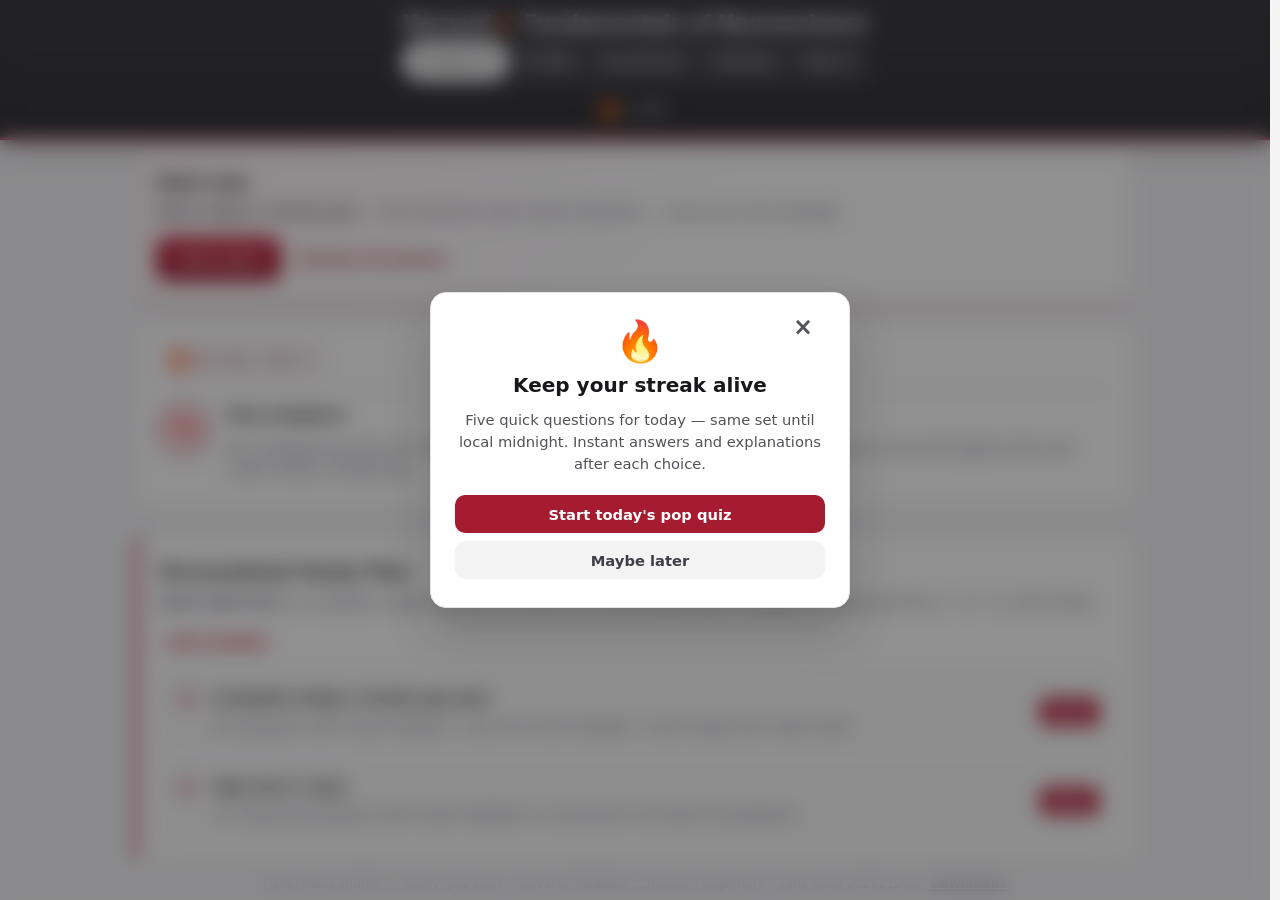
<file: index.html>
<!DOCTYPE html>
<html lang="en">
<head>
  <meta charset="UTF-8">
  <meta name="viewport" content="width=device-width, initial-scale=1.0">
  <meta name="mcb80x-bank-build" content="20251124b">
  <link rel="icon" href="favicon.svg" type="image/svg+xml" sizes="any">
  <link rel="alternate icon" href="favicon-32.png" sizes="32x32" type="image/png">
  <link rel="apple-touch-icon" href="apple-touch-icon.png">
  <title>Harvard Introduction to Neuroscience · MCB80x</title>
  <script>
    (function () {
      try {
        var s = JSON.parse(localStorage.getItem("mcb80x_settings") || "{}");
        if (s.theme === "dark") document.documentElement.setAttribute("data-theme", "dark");
      } catch (e) { /* ignore */ }
    })();
  </script>
  <style>
    :root {
      --gray-50: #fafafa;
      --gray-100: #f4f4f5;
      --gray-200: #e4e4e7;
      --gray-300: #d4d4d8;
      --gray-400: #a1a1aa;
      --gray-500: #71717a;
      --gray-600: #52525b;
      --gray-700: #3f3f46;
      --gray-800: #27272a;
      --gray-900: #18181b;
      --crimson: #A51C30;
      --crimson-dark: #8B1728;
      --crimson-light: #fdf2f4;
      --crimson-muted: rgba(165, 28, 48, 0.12);
      --correct: #166534;
      --correct-bg: #ecfdf5;
      --correct-border: #86efac;
      --incorrect: #991b1b;
      --incorrect-bg: #fef2f2;
      --incorrect-border: #fca5a5;
      --surface: #ffffff;
      --shadow: 0 4px 24px rgba(24, 24, 27, 0.08);
      --shadow-sm: 0 1px 4px rgba(24, 24, 27, 0.06);
      --radius: 12px;
      --radius-lg: 16px;
      --font: "Segoe UI", system-ui, -apple-system, sans-serif;
      --focus-ring: 0 0 0 3px rgba(165, 28, 48, 0.45);
      --scrollbar-size: 7px;
      --scrollbar-thumb-idle: transparent;
      --scrollbar-thumb-scroll: rgba(165, 28, 48, 0.38);
      --scrollbar-thumb-hover: rgba(165, 28, 48, 0.52);
      --ease-out: cubic-bezier(0.22, 1, 0.36, 1);
    }

    html[data-theme="dark"] {
      color-scheme: dark;
      --gray-100: #18181b;
      --gray-200: #3f3f46;
      --gray-300: #52525b;
      --gray-400: #a1a1aa;
      --gray-500: #d4d4d8;
      --gray-600: #e4e4e7;
      --gray-700: #f4f4f5;
      --gray-800: #27272a;
      --gray-900: #fafafa;
      --crimson-light: rgba(165, 28, 48, 0.28);
      --surface: #27272a;
      --correct-bg: rgba(22, 101, 52, 0.22);
      --correct-border: rgba(134, 239, 172, 0.35);
      --incorrect-bg: rgba(153, 27, 27, 0.22);
      --incorrect-border: rgba(252, 165, 165, 0.35);
      --shadow: 0 4px 24px rgba(0, 0, 0, 0.4);
      --shadow-sm: 0 1px 4px rgba(0, 0, 0, 0.3);
      --scrollbar-thumb-scroll: rgba(252, 165, 165, 0.32);
      --scrollbar-thumb-hover: rgba(252, 165, 165, 0.48);
    }

    html[data-theme="dark"] body {
      background: #18181b;
      color: var(--gray-600);
    }

    html[data-theme="dark"] .nav-tab.active {
      background: var(--crimson);
      color: #fff;
    }

    html[data-theme="dark"] .quiz-card.daily {
      background: linear-gradient(160deg, #1f1f23 0%, var(--surface) 100%);
    }

    html[data-theme="dark"] .quiz-card.exam-review {
      background: linear-gradient(165deg, #1f1f23 0%, var(--surface) 100%);
    }

    *, *::before, *::after { box-sizing: border-box; }

    html {
      scrollbar-gutter: stable;
      scroll-behavior: smooth;
    }

    @media (prefers-reduced-motion: reduce) {
      html { scroll-behavior: auto; }
    }

    * {
      scrollbar-width: thin;
      scrollbar-color: var(--scrollbar-thumb-idle) transparent;
    }

    html.is-scrolling {
      scrollbar-color: var(--scrollbar-thumb-scroll) transparent;
    }

    .scrollport.is-scrolling {
      scrollbar-color: var(--scrollbar-thumb-scroll) transparent;
    }

    *::-webkit-scrollbar {
      width: var(--scrollbar-size);
      height: var(--scrollbar-size);
    }

    *::-webkit-scrollbar-track {
      background: transparent;
    }

    *::-webkit-scrollbar-thumb {
      background-color: var(--scrollbar-thumb-idle);
      border-radius: 999px;
      border: 2px solid transparent;
      background-clip: padding-box;
      transition: background-color 0.4s var(--ease-out);
    }

    *::-webkit-scrollbar-corner {
      background: transparent;
    }

    html.is-scrolling::-webkit-scrollbar-thumb,
    .scrollport.is-scrolling::-webkit-scrollbar-thumb {
      background-color: var(--scrollbar-thumb-scroll);
    }

    html.is-scrolling::-webkit-scrollbar-thumb:hover,
    .scrollport.is-scrolling::-webkit-scrollbar-thumb:hover {
      background-color: var(--scrollbar-thumb-hover);
    }

    body {
      margin: 0;
      font-family: var(--font);
      background:
        radial-gradient(ellipse 120% 80% at 50% -30%, rgba(165, 28, 48, 0.07), transparent 55%),
        var(--gray-100);
      color: var(--gray-800);
      line-height: 1.6;
      min-height: 100vh;
      -webkit-font-smoothing: antialiased;
      -moz-osx-font-smoothing: grayscale;
    }

    html[data-theme="dark"] body {
      background:
        radial-gradient(ellipse 120% 80% at 50% -30%, rgba(165, 28, 48, 0.12), transparent 55%),
        #18181b;
    }

    ::selection {
      background: rgba(165, 28, 48, 0.22);
      color: inherit;
    }

    .skip-link {
      position: absolute;
      left: -9999px;
      top: 0;
      background: var(--crimson);
      color: #fff;
      padding: 0.5rem 1rem;
      z-index: 200;
      text-decoration: none;
      border-radius: 0 0 var(--radius) var(--radius);
    }
    .skip-link:focus-visible {
      left: 1rem;
      outline: none;
      box-shadow: var(--focus-ring);
    }

    .skip-link--secondary {
      top: 2.75rem;
      border-radius: var(--radius);
    }

    :where(a, button, input, select, textarea, [tabindex="0"]):focus-visible {
      outline: 2px solid var(--crimson);
      outline-offset: 2px;
    }

    :where(.nav-tab, .answer-btn, .quiz-card):focus-visible {
      outline: 2px solid var(--crimson);
      outline-offset: 3px;
    }

    header {
      background: linear-gradient(180deg, #2e2e33 0%, var(--gray-800) 100%);
      color: var(--gray-50);
      padding: 1.25rem 1rem 0.85rem;
      text-align: center;
      border-bottom: 3px solid var(--crimson);
      box-shadow: 0 8px 28px rgba(24, 24, 27, 0.18);
    }

    header h1 {
      margin: 0 0 0.35rem;
      font-size: clamp(1.3rem, 4vw, 1.85rem);
      font-weight: 700;
      letter-spacing: -0.02em;
      display: flex;
      flex-wrap: wrap;
      align-items: center;
      justify-content: center;
      gap: 0.35em;
      line-height: 1.15;
    }

    header .harvardx-mark {
      display: inline-flex;
      align-items: center;
      gap: 0.06em;
      color: inherit;
    }

    header .harvardx-mark .x-logo {
      width: 1.15em;
      height: 1.15em;
      flex-shrink: 0;
    }

    header p {
      margin: 0 0 0.65rem;
      color: var(--gray-400);
      font-size: 0.88rem;
      line-height: 1.4;
      max-width: 580px;
      margin-inline: auto;
    }

    .main-nav {
      display: inline-flex;
      flex-wrap: nowrap;
      align-items: center;
      justify-content: center;
      gap: 2px;
      width: auto;
      max-width: 100%;
      margin-inline: auto;
      background: rgba(255, 255, 255, 0.08);
      border-radius: 999px;
      padding: 3px;
      overflow-x: auto;
      overscroll-behavior-x: contain;
      -webkit-overflow-scrolling: touch;
      scrollbar-width: none;
      vertical-align: top;
    }

    .main-nav::-webkit-scrollbar {
      display: none;
    }

    .nav-tab {
      font-family: inherit;
      font-size: 0.82rem;
      font-weight: 600;
      padding: 0.5rem 0.85rem;
      min-height: 2.5rem;
      border: none;
      border-radius: 999px;
      cursor: pointer;
      background: transparent;
      color: rgba(255, 255, 255, 0.7);
      transition: background 0.2s, color 0.2s;
      white-space: nowrap;
      flex: 0 0 auto;
    }

    .nav-tab:hover { color: #fff; background: rgba(255, 255, 255, 0.1); }
    .nav-tab.active {
      background: #fff;
      color: var(--gray-800);
    }

    a.nav-tab--link {
      text-decoration: none;
      display: inline-flex;
      align-items: center;
      justify-content: center;
      flex: 0 0 auto;
      line-height: 1.2;
    }

    .header-streak-wrap {
      display: flex;
      justify-content: center;
      margin-top: 0.55rem;
    }

    .streak-badge {
      display: inline-flex;
      align-items: center;
      gap: 0.4rem;
      background: rgba(0, 0, 0, 0.22);
      border: 1px solid rgba(255, 255, 255, 0.15);
      border-radius: 999px;
      padding: 0.35rem 0.85rem 0.35rem 0.65rem;
      color: #fff;
      font-size: 0.88rem;
      font-weight: 800;
      font-variant-numeric: tabular-nums;
      line-height: 1;
    }

    .streak-badge[title] { cursor: help; }

    .streak-flame {
      flex-shrink: 0;
      filter: drop-shadow(0 0 4px rgba(255, 107, 53, 0.55));
    }

    .streak-flame.dim {
      opacity: 0.45;
      filter: grayscale(0.4);
    }

    .streak-count {
      min-width: 1ch;
    }

    .streak-label {
      font-size: 0.72rem;
      font-weight: 600;
      opacity: 0.85;
      text-transform: uppercase;
      letter-spacing: 0.04em;
    }

    .activity-streak-row {
      display: flex;
      align-items: center;
      gap: 0.65rem;
      margin-bottom: 0.75rem;
      padding-bottom: 0.75rem;
      border-bottom: 1px solid var(--gray-200);
    }

    .activity-streak-row .streak-badge {
      background: var(--crimson-light);
      border-color: rgba(165, 28, 48, 0.15);
      color: var(--crimson-dark);
    }

    .activity-streak-row .streak-label {
      color: var(--gray-600);
      opacity: 1;
      text-transform: none;
      font-size: 0.82rem;
      font-weight: 500;
    }

    main {
      max-width: 820px;
      margin: 0 auto;
      padding: 1rem 1.25rem 2.5rem;
    }

    [hidden] {
      display: none !important;
    }

    .view { display: none; }
    .view.active { display: block; }

    /* ── Dashboard ── */
    .dashboard-intro {
      margin-bottom: 1.25rem;
    }

    .dashboard-intro h2 {
      margin: 0 0 0.35rem;
      font-size: 1.35rem;
      color: var(--gray-900);
    }

    .dashboard-intro-lede {
      margin: 0 0 0.65rem;
      color: var(--gray-600);
      font-size: 0.95rem;
      line-height: 1.5;
    }

    .dashboard-intro-list {
      margin: 0;
      padding-left: 1.15rem;
      color: var(--gray-500);
      font-size: 0.88rem;
      line-height: 1.55;
    }

    .dashboard-intro-list li + li {
      margin-top: 0.25rem;
    }

    .quick-start-panel {
      margin-bottom: 1.25rem;
      padding: 1.15rem 1.25rem;
      border-radius: var(--radius-lg);
      border: 1px solid rgba(165, 28, 48, 0.28);
      background: linear-gradient(135deg, var(--crimson-light) 0%, var(--surface) 55%);
      box-shadow: 0 12px 32px rgba(165, 28, 48, 0.08), var(--shadow-sm);
    }

    html[data-theme="dark"] .quick-start-panel {
      background: linear-gradient(135deg, rgba(165, 28, 48, 0.22) 0%, var(--surface) 60%);
      border-color: rgba(165, 28, 48, 0.45);
    }

    .quick-start-panel[hidden] {
      display: none !important;
    }

    .quick-start-panel h3 {
      margin: 0 0 0.35rem;
      font-size: 1.05rem;
      color: var(--gray-900);
    }

    html[data-theme="dark"] .quick-start-panel h3 {
      color: var(--gray-700);
    }

    .quick-start-panel p {
      margin: 0 0 0.85rem;
      font-size: 0.9rem;
      color: var(--gray-600);
      line-height: 1.45;
    }

    .quick-start-actions {
      display: flex;
      flex-wrap: wrap;
      gap: 0.55rem;
      align-items: center;
    }

    .quick-start-actions .btn-primary {
      min-height: 2.75rem;
      padding-inline: 1.35rem;
    }

    .quick-start-link {
      font-size: 0.88rem;
      font-weight: 600;
      color: var(--crimson-dark);
      text-decoration: none;
      padding: 0.45rem 0.65rem;
      border-radius: 8px;
    }

    .quick-start-link:hover {
      text-decoration: underline;
      background: var(--crimson-muted);
    }

    html[data-theme="dark"] .quick-start-link {
      color: #fca5a5;
    }

    .study-guide-details {
      margin-bottom: 1.25rem;
      max-width: 36rem;
      border: 1px solid var(--gray-200);
      border-radius: var(--radius);
      background: var(--surface);
      padding: 0.65rem 0.85rem;
    }

    .study-guide-details summary {
      cursor: pointer;
      font-size: 0.88rem;
      font-weight: 600;
      color: var(--gray-700);
      list-style: none;
    }

    .study-guide-details summary::-webkit-details-marker {
      display: none;
    }

    .study-guide-details summary::before {
      content: "▸ ";
      color: var(--crimson);
    }

    .study-guide-details[open] summary::before {
      content: "▾ ";
    }

    .study-guide-details .study-guide-card {
      margin: 0.75rem 0 0;
      padding: 0;
      border: none;
      max-width: none;
      box-shadow: none;
    }

    .study-guide-card {
      display: flex;
      flex-wrap: wrap;
      align-items: flex-start;
      justify-content: space-between;
      gap: 0.65rem 1rem;
      margin-bottom: 1rem;
      max-width: 36rem;
      padding: 0.65rem 0.85rem;
      background: var(--surface);
      border: 1px solid var(--gray-200);
      border-radius: var(--radius);
      box-shadow: none;
    }

    .study-guide-card-text h3 {
      margin: 0 0 0.2rem;
      font-size: 0.82rem;
      font-weight: 600;
      color: var(--gray-700);
      letter-spacing: 0.01em;
    }

    .study-guide-card-text p {
      margin: 0;
      font-size: 0.75rem;
      color: var(--gray-500);
      line-height: 1.4;
      max-width: 22rem;
    }

    .study-guide-card-actions {
      display: flex;
      flex-wrap: wrap;
      gap: 0.35rem;
      align-items: center;
    }

    .study-guide-card-actions a {
      font-family: inherit;
      font-size: 0.72rem;
      font-weight: 600;
      padding: 0.35rem 0.55rem;
      border-radius: 6px;
      text-decoration: none;
      white-space: nowrap;
    }

    .study-guide-card-actions .btn-guide-pdf,
    .study-guide-card-actions .btn-guide-print {
      background: transparent;
      color: var(--gray-700);
      border: 1px solid var(--gray-200);
    }

    .study-guide-card-actions .btn-guide-pdf:hover,
    .study-guide-card-actions .btn-guide-print:hover {
      border-color: var(--crimson);
      color: var(--crimson-dark);
      background: var(--crimson-muted);
    }

    html[data-theme="dark"] .study-guide-card {
      background: var(--surface);
      border-color: var(--gray-600);
    }

    html[data-theme="dark"] .study-guide-card-text h3 {
      color: var(--gray-300);
    }

    html[data-theme="dark"] .study-guide-card-actions .btn-guide-pdf,
    html[data-theme="dark"] .study-guide-card-actions .btn-guide-print {
      background: transparent;
      color: var(--gray-300);
      border-color: var(--gray-600);
    }

    .downloads-intro {
      max-width: 42rem;
      margin-bottom: 1.25rem;
    }

    .downloads-intro h2 {
      margin: 0 0 0.35rem;
      font-size: 1.35rem;
      color: var(--gray-900);
    }

    .downloads-intro p {
      margin: 0;
      font-size: 0.9rem;
      color: var(--gray-600);
      line-height: 1.5;
    }

    .downloads-list {
      list-style: none;
      margin: 0;
      padding: 0;
      max-width: 40rem;
      display: flex;
      flex-direction: column;
      gap: 0.65rem;
    }

    .download-row {
      display: flex;
      flex-wrap: wrap;
      align-items: center;
      justify-content: space-between;
      gap: 0.75rem 1rem;
      background: var(--surface);
      border: 1px solid var(--gray-200);
      border-radius: var(--radius);
      padding: 0.85rem 1rem;
    }

    .download-row-text {
      flex: 1;
      min-width: 12rem;
    }

    .download-row-text h3 {
      margin: 0 0 0.2rem;
      font-size: 0.95rem;
      font-weight: 600;
      color: var(--gray-800);
    }

    .download-row-text p {
      margin: 0;
      font-size: 0.78rem;
      color: var(--gray-600);
      line-height: 1.4;
    }

    .download-row-format {
      display: inline-block;
      font-size: 0.68rem;
      font-weight: 700;
      letter-spacing: 0.04em;
      text-transform: uppercase;
      color: var(--gray-500);
      margin-bottom: 0.15rem;
    }

    .download-row-action a,
    .download-row-action button {
      font-family: inherit;
      font-size: 0.8rem;
      font-weight: 600;
      padding: 0.45rem 0.85rem;
      border-radius: 6px;
      text-decoration: none;
      white-space: nowrap;
      background: var(--harvard-crimson);
      color: #fff;
      border: 1px solid var(--harvard-crimson);
      cursor: pointer;
    }

    .download-row-action a:hover,
    .download-row-action button:hover {
      background: var(--crimson-dark);
      border-color: var(--crimson-dark);
    }

    .download-row-action a.secondary-dl {
      background: transparent;
      color: var(--gray-700);
      border-color: var(--gray-200);
    }

    .download-row-action a.secondary-dl:hover {
      border-color: var(--crimson);
      color: var(--crimson-dark);
      background: var(--crimson-muted);
    }

    .dashboard-downloads-hint {
      font-size: 0.85rem;
      color: var(--gray-600);
      margin: 0 0 1rem;
    }

    .link-button,
    .footer-link-btn {
      font: inherit;
      font-weight: 600;
      color: var(--harvard-crimson);
      background: none;
      border: none;
      padding: 0;
      cursor: pointer;
      text-decoration: underline;
      text-underline-offset: 2px;
    }

    .link-button:hover,
    .footer-link-btn:hover {
      color: var(--crimson-dark);
    }

    html[data-theme="dark"] .downloads-intro h2 {
      color: var(--gray-100);
    }

    html[data-theme="dark"] .download-row {
      background: var(--surface);
      border-color: var(--gray-600);
    }

    html[data-theme="dark"] .download-row-text h3 {
      color: var(--gray-200);
    }

    html[data-theme="dark"] .download-row-action a.secondary-dl {
      color: var(--gray-300);
      border-color: var(--gray-600);
    }

    .quiz-grid {
      display: grid;
      grid-template-columns: repeat(auto-fit, minmax(260px, 1fr));
      gap: 1.25rem;
    }

    .quiz-card {
      background: var(--surface);
      border: 1px solid var(--gray-200);
      border-radius: var(--radius-lg);
      padding: 1.75rem;
      box-shadow: var(--shadow-sm);
      cursor: pointer;
      transition:
        border-color 0.25s var(--ease-out),
        box-shadow 0.25s var(--ease-out),
        transform 0.25s var(--ease-out);
      text-align: left;
    }

    .quiz-card:hover {
      border-color: rgba(165, 28, 48, 0.55);
      box-shadow: 0 10px 32px rgba(165, 28, 48, 0.1), var(--shadow-sm);
      transform: translateY(-2px);
    }

    .quiz-card:not(.locked) .card-start-hint {
      display: inline-block;
      margin-top: 0.65rem;
      font-size: 0.78rem;
      font-weight: 700;
      color: var(--crimson);
      letter-spacing: 0.02em;
    }

    .quiz-card.final:not(.locked) .card-start-hint,
    .quiz-card.elite:not(.locked) .card-start-hint,
    .quiz-card.pinnacle:not(.locked) .card-start-hint,
    .quiz-card.brutal:not(.locked) .card-start-hint,
    .quiz-card.absurd:not(.locked) .card-start-hint,
    .quiz-card.psycho:not(.locked) .card-start-hint {
      color: #fecdd3;
    }

    .quiz-card.final {
      grid-column: 1 / -1;
      background: linear-gradient(135deg, var(--gray-800) 0%, var(--gray-700) 100%);
      border-color: var(--gray-700);
      color: var(--gray-50);
    }

    .quiz-card.final:hover { border-color: var(--crimson); }

    .quiz-card-icon {
      display: inline-flex;
      align-items: center;
      justify-content: center;
      width: 2.5rem;
      height: 2.5rem;
      border-radius: 10px;
      background: var(--crimson-muted);
      color: var(--crimson);
      font-weight: 800;
      font-size: 0.85rem;
      margin-bottom: 1rem;
    }

    .quiz-card.final .quiz-card-icon {
      background: rgba(165, 28, 48, 0.25);
      color: #fff;
    }

    .quiz-card h3 {
      margin: 0 0 0.4rem;
      font-size: 1.05rem;
      font-weight: 700;
    }

    .quiz-card.final h3 { color: #fff; }

    .quiz-card .subtitle {
      font-size: 0.82rem;
      color: var(--gray-500);
      margin: 0 0 0.75rem;
      line-height: 1.45;
    }

    .quiz-card.final .subtitle { color: var(--gray-400); }

    .quiz-card .meta {
      font-size: 0.78rem;
      font-weight: 600;
      color: var(--crimson);
      text-transform: uppercase;
      letter-spacing: 0.05em;
    }

    .quiz-card.final .meta { color: #fca5a5; }

    .quiz-card.elite {
      background: linear-gradient(145deg, var(--gray-800) 0%, #1a1a1f 100%);
      border-color: var(--gray-700);
      color: var(--gray-50);
    }

    .quiz-card.elite:hover { border-color: var(--crimson); }
    .quiz-card.elite h3 { color: #fff; }
    .quiz-card.elite .subtitle { color: var(--gray-400); }
    .quiz-card.elite .meta { color: #fca5a5; }
    .quiz-card.elite .quiz-card-icon {
      background: rgba(165, 28, 48, 0.3);
      color: #fff;
    }

    .quiz-card.pinnacle {
      background: linear-gradient(145deg, #1a1a1f 0%, var(--crimson-dark) 120%);
      border: 2px solid var(--crimson);
      color: #fff;
    }

    .quiz-card.pinnacle .subtitle { color: rgba(255,255,255,0.75); }
    .quiz-card.pinnacle .meta { color: #fecdd3; }

    .quiz-card.brutal {
      background: linear-gradient(145deg, #1a1a1f 0%, #3f1519 100%);
      border: 2px solid rgba(165, 28, 48, 0.65);
      color: #fff;
    }

    .quiz-card.brutal .subtitle { color: rgba(255, 255, 255, 0.78); }
    .quiz-card.brutal .meta { color: #fecdd3; }
    .quiz-card.brutal .quiz-card-icon {
      background: rgba(165, 28, 48, 0.45);
      color: #fff;
    }

    .quiz-card.absurd {
      background: linear-gradient(145deg, #12080c 0%, #5c1020 120%);
      border: 2px solid #e85d6f;
      color: #fff;
    }

    .quiz-card.absurd .subtitle { color: rgba(255, 255, 255, 0.75); }
    .quiz-card.absurd .meta { color: #ffd4dc; }

    .quiz-card.psycho {
      background: linear-gradient(160deg, #0a0608 0%, #4a0818 50%, #1a1a1f 100%);
      border: 3px solid #ff6b81;
      box-shadow: 0 0 24px rgba(165, 28, 48, 0.35);
      color: #fff;
    }

    .quiz-card.psycho .subtitle { color: rgba(255, 255, 255, 0.8); }
    .quiz-card.psycho .meta { color: #ffe0e6; }

    .quiz-card.locked {
      opacity: 0.55;
      cursor: not-allowed;
      transform: none !important;
      box-shadow: var(--shadow-sm) !important;
      border-color: var(--gray-300) !important;
    }

    .quiz-card.locked:hover {
      border-color: var(--gray-300) !important;
      transform: none !important;
    }

    .lock-badge {
      display: inline-flex;
      align-items: center;
      gap: 0.35rem;
      font-size: 0.72rem;
      font-weight: 700;
      text-transform: uppercase;
      letter-spacing: 0.05em;
      color: var(--gray-500);
      background: var(--gray-100);
      padding: 0.3rem 0.65rem;
      border-radius: 999px;
      margin-top: 0.5rem;
    }

    .quiz-card.elite.locked .lock-badge,
    .quiz-card.pinnacle.locked .lock-badge {
      background: rgba(255,255,255,0.1);
      color: var(--gray-400);
    }

    .dashboard-section {
      margin-bottom: 2rem;
    }

    .section-header {
      display: flex;
      align-items: baseline;
      justify-content: space-between;
      gap: 1rem;
      margin-bottom: 1rem;
      flex-wrap: wrap;
    }

    .section-header h3 {
      margin: 0;
      font-size: 1rem;
      font-weight: 700;
      color: var(--gray-800);
      letter-spacing: 0.02em;
    }

    .section-hint {
      font-size: 0.8rem;
      color: var(--gray-500);
    }

    .quiz-resume-banner {
      display: flex;
      flex-wrap: wrap;
      align-items: center;
      gap: 0.65rem 1rem;
      padding: 0.85rem 1rem;
      margin-bottom: 1rem;
      border-radius: var(--radius);
      border: 2px solid var(--crimson);
      background: var(--crimson-light);
      font-size: 0.9rem;
      color: var(--gray-800);
    }

    html[data-theme="dark"] .quiz-resume-banner {
      background: rgba(165, 28, 48, 0.18);
      color: var(--gray-600);
    }

    .quiz-resume-banner strong { color: var(--crimson-dark); }
    html[data-theme="dark"] .quiz-resume-banner strong { color: #fca5a5; }

    .quiz-resume-actions {
      display: flex;
      flex-wrap: wrap;
      gap: 0.5rem;
      margin-left: auto;
    }

    .quiz-resume-actions button {
      font-family: inherit;
      font-size: 0.82rem;
      font-weight: 700;
      padding: 0.45rem 0.85rem;
      border-radius: 8px;
      cursor: pointer;
      border: none;
    }

    .quiz-resume-actions .btn-resume-go {
      background: var(--crimson);
      color: #fff;
    }

    .quiz-resume-actions .btn-resume-discard {
      background: var(--gray-200);
      color: var(--gray-800);
    }

    .progress-banner {
      background: var(--crimson-light);
      border: 1px solid rgba(165, 28, 48, 0.2);
      border-radius: var(--radius);
      padding: 0.85rem 1.15rem;
      margin-bottom: 1.75rem;
      font-size: 0.88rem;
      color: var(--gray-700);
    }

    .progress-banner strong { color: var(--crimson); }

    .activity-card {
      background: var(--surface);
      border: 1px solid var(--gray-200);
      border-radius: var(--radius-lg);
      padding: 1.25rem 1.35rem;
      margin-bottom: 1.5rem;
      box-shadow: 0 1px 0 rgba(255, 255, 255, 0.6) inset, var(--shadow-sm);
    }

    html[data-theme="dark"] .activity-card {
      border-color: var(--gray-200);
      box-shadow: var(--shadow-sm);
    }

    .activity-card h3 {
      margin: 0 0 0.65rem;
      font-size: 0.95rem;
      font-weight: 700;
      color: var(--gray-900);
    }

    .activity-card p {
      margin: 0;
      font-size: 0.9rem;
      color: var(--gray-600);
      line-height: 1.5;
    }

    .activity-card .saved-badge {
      display: inline-block;
      margin-top: 0.65rem;
      font-size: 0.75rem;
      font-weight: 700;
      color: var(--correct);
      background: var(--correct-bg);
      padding: 0.25rem 0.6rem;
      border-radius: 999px;
    }

    .results-saved-note {
      font-size: 0.88rem;
      color: var(--correct);
      font-weight: 600;
      margin: 0 0 1rem;
    }

    .unlock-toast {
      background: var(--correct-bg);
      border: 1px solid var(--correct-border);
      color: var(--correct);
      border-radius: var(--radius);
      padding: 0.85rem 1.15rem;
      margin-bottom: 1rem;
      font-size: 0.88rem;
      font-weight: 600;
    }

    /* ── Quiz view ── */
    .quiz-timer {
      font-family: "Helvetica Neue", Arial, sans-serif;
      font-size: 0.95rem;
      font-weight: 600;
      color: var(--crimson);
      margin: 0.25rem 0 0;
    }

    .quiz-timer.is-low {
      color: var(--incorrect);
    }

    .question-diagram {
      margin: 0.75rem 0 1rem;
      max-width: 100%;
      border: 1px solid var(--gray-200);
      border-radius: 8px;
      padding: 0.5rem;
      background: var(--gray-50);
    }

    .question-diagram.brain-anatomy {
      padding: 0.75rem 1rem;
      background: var(--gray-50);
    }

    .question-diagram.brain-anatomy .brain-anatomy-figure {
      margin: 0;
    }

    .question-diagram.brain-anatomy svg {
      display: block;
      width: 100%;
      max-width: 520px;
      height: auto;
      margin: 0 auto;
    }

    .brain-anatomy-stack {
      position: relative;
      max-width: min(100%, 560px);
      margin: 0 auto;
      border-radius: 8px;
      overflow: hidden;
      box-shadow: 0 1px 4px rgba(0, 0, 0, 0.08);
      background: #fff;
    }

    .brain-anatomy-sagittal .brain-anatomy-stack {
      background: #000;
    }

    .brain-anatomy-base {
      display: block;
      width: 100%;
      height: auto;
      vertical-align: middle;
    }

    .brain-anatomy-overlay {
      position: absolute;
      inset: 0;
      width: 100%;
      height: 100%;
      pointer-events: none;
    }

    #fc-diagram-wrap.fc-diagram-wrap .brain-anatomy-stack {
      max-width: 100%;
    }

    .question-diagram.brain-anatomy figcaption {
      margin: 0.5rem 0 0;
      font-size: 0.78rem;
      line-height: 1.35;
      color: var(--gray-500);
      text-align: center;
      max-width: 480px;
      margin-left: auto;
      margin-right: auto;
    }

    html[data-theme="dark"] .question-diagram.brain-anatomy {
      background: var(--gray-800);
      border-color: var(--gray-700);
    }

    html[data-theme="dark"] .question-diagram.brain-anatomy figcaption {
      color: var(--gray-400);
    }

    .quiz-card.anatomy-lab {
      border-color: #0d9488;
      background: linear-gradient(145deg, #f0fdfa 0%, #fff 55%);
    }

    html[data-theme="dark"] .quiz-card.anatomy-lab {
      background: linear-gradient(145deg, #134e4a 0%, var(--gray-900) 55%);
      border-color: #2dd4bf;
    }

    .quiz-card.anatomy-lab .quiz-card-icon {
      background: #0d9488;
      color: #fff;
    }

    .answer-grid--select-all .answer-btn {
      text-align: left;
    }

    .answer-btn.is-selected-multi {
      border-color: var(--harvard-crimson);
      background: rgba(164, 16, 52, 0.08);
    }

    .flashcard-srs-feedback {
      width: 100%;
      text-align: center;
      font-size: 0.85rem;
      color: var(--gray-600);
      margin: 0.5rem 0 0;
    }

    .quiz-flag-wrap {
      font-size: 0.82rem;
      color: var(--gray-600);
      display: inline-flex;
      align-items: center;
      gap: 0.35rem;
      margin: 0;
    }

    .quiz-header {
      display: flex;
      align-items: center;
      justify-content: space-between;
      gap: 1rem;
      margin-bottom: 1.25rem;
      flex-wrap: wrap;
    }

    .quiz-title {
      font-size: 1rem;
      font-weight: 700;
      color: var(--gray-900);
      margin: 0;
    }

    .btn-back {
      font-family: inherit;
      font-size: 0.85rem;
      font-weight: 600;
      padding: 0.5rem 1rem;
      border-radius: 8px;
      border: 1px solid var(--gray-300);
      background: var(--surface);
      color: var(--gray-600);
      cursor: pointer;
      transition: border-color 0.15s, color 0.15s;
    }

    .btn-back:hover {
      border-color: var(--crimson);
      color: var(--crimson);
    }

    .progress-card {
      background: var(--surface);
      border: 1px solid var(--gray-200);
      border-radius: var(--radius);
      padding: 0.85rem 1.15rem;
      margin-bottom: 1.25rem;
      display: flex;
      align-items: center;
      gap: 1rem;
    }

    .progress-track {
      flex: 1;
      height: 6px;
      background: var(--gray-200);
      border-radius: 99px;
      overflow: hidden;
    }

    .progress-fill {
      height: 100%;
      background: linear-gradient(90deg, var(--crimson-dark), var(--crimson));
      border-radius: 99px;
      transition: width 0.45s var(--ease-out);
      width: 0%;
    }

    .progress-label {
      font-size: 0.82rem;
      font-weight: 600;
      color: var(--gray-500);
      font-variant-numeric: tabular-nums;
      white-space: nowrap;
    }

    .question-card {
      background: var(--surface);
      border: 1px solid var(--gray-200);
      border-radius: var(--radius-lg);
      box-shadow: 0 1px 0 rgba(255, 255, 255, 0.65) inset, var(--shadow-sm);
      padding: 2rem;
      margin-bottom: 1.25rem;
    }

    .question-meta-badges {
      display: flex;
      flex-wrap: wrap;
      gap: 0.45rem;
      margin-bottom: 0.85rem;
      align-items: center;
    }

    .module-badge {
      display: inline-block;
      font-size: 0.68rem;
      font-weight: 700;
      letter-spacing: 0.03em;
      color: var(--gray-800);
      background: var(--gray-200);
      padding: 0.28rem 0.65rem;
      border-radius: 999px;
    }

    html[data-theme="dark"] .module-badge {
      color: var(--gray-900);
    }

    .topic-badge {
      display: inline-block;
      font-size: 0.7rem;
      font-weight: 700;
      text-transform: uppercase;
      letter-spacing: 0.07em;
      color: var(--crimson);
      background: var(--crimson-light);
      padding: 0.28rem 0.7rem;
      border-radius: 999px;
      margin-bottom: 0;
    }

    .question-text sub,
    .question-text sup,
    .answer-btn sub,
    .answer-btn sup,
    .instant-feedback-text sub,
    .instant-feedback-text sup,
    .instant-feedback-wrong sub,
    .instant-feedback-wrong sup,
    .formula-hint-panel sub,
    .formula-hint-panel sup,
    .written-prompt-hint sub,
    .written-prompt-hint sup,
    .flashcard-question sub,
    .flashcard-mechanism sub,
    .review-question sub,
    .review-option sub,
    .review-explanation sub {
      font-size: 0.72em;
      font-weight: 600;
      letter-spacing: 0.01em;
    }

    .question-text sup,
    .answer-btn sup,
    .formula-hint-panel sup {
      font-size: 0.78em;
      font-weight: 600;
    }

    .question-text {
      font-size: 1.1rem;
      font-weight: 600;
      margin: 0 0 1.5rem;
      line-height: 1.5;
      color: var(--gray-900);
    }

    .question-card.question-card--written {
      border: 2px solid var(--crimson);
      box-shadow: 0 0 0 4px var(--crimson-muted), var(--shadow-sm);
      background: linear-gradient(180deg, var(--crimson-light) 0%, var(--surface) 42%);
    }

    html[data-theme="dark"] .question-card.question-card--written {
      background: linear-gradient(180deg, rgba(165, 28, 48, 0.22) 0%, var(--surface) 45%);
      border-color: #e85d6f;
      box-shadow: 0 0 0 4px rgba(165, 28, 48, 0.25), var(--shadow-sm);
    }

    .topic-badge.topic-badge--short-answer {
      color: #fff;
      background: var(--crimson);
      text-transform: uppercase;
      letter-spacing: 0.08em;
      box-shadow: 0 1px 0 rgba(0, 0, 0, 0.12);
    }

    .written-answer-panel {
      border: 2px solid var(--crimson);
      border-radius: var(--radius);
      padding: 1rem 1.1rem 1.05rem;
      background: rgba(255, 255, 255, 0.72);
    }

    html[data-theme="dark"] .written-answer-panel {
      background: rgba(31, 31, 35, 0.92);
      border-color: #e85d6f;
    }

    .written-prompt-hint {
      font-size: 0.85rem;
      font-weight: 600;
      color: var(--crimson-dark);
      margin: 0 0 0.75rem;
      line-height: 1.45;
    }

    html[data-theme="dark"] .written-prompt-hint {
      color: #fca5a5;
    }

    .written-answer-textarea {
      width: 100%;
      min-height: 8rem;
      font-family: inherit;
      font-size: 0.95rem;
      line-height: 1.5;
      padding: 0.85rem 1rem;
      border: 2px solid var(--crimson);
      border-radius: var(--radius);
      resize: vertical;
      background: #fff;
      color: var(--gray-900);
      caret-color: var(--crimson);
    }

    .written-answer-textarea::placeholder {
      color: var(--gray-400);
      opacity: 1;
    }

    .written-answer-textarea:focus {
      outline: 2px solid var(--crimson-muted);
      border-color: var(--crimson);
    }

    html[data-theme="dark"] .written-answer-textarea {
      background: #2a1a1e;
      border-color: #e85d6f;
      color: var(--gray-700);
      caret-color: #fca5a5;
    }

    html[data-theme="dark"] .written-answer-textarea::placeholder {
      color: var(--gray-400);
    }

    .written-char-hint {
      font-size: 0.78rem;
      color: var(--gray-500);
      margin-top: 0.5rem;
    }

    .review-written-response,
    .review-model-answer {
      font-size: 0.9rem;
      line-height: 1.55;
      margin: 0.65rem 0 0;
      padding: 0.75rem 1rem;
      border-radius: var(--radius);
      background: var(--gray-100);
      white-space: pre-wrap;
    }

    html[data-theme="dark"] .review-written-response,
    html[data-theme="dark"] .review-model-answer {
      background: var(--gray-200);
      color: var(--gray-700);
    }

    .review-model-answer {
      border-left: 3px solid var(--crimson);
    }

    .review-card.review-card--written {
      border: 2px solid var(--crimson);
      background: var(--crimson-light);
    }

    html[data-theme="dark"] .review-card.review-card--written {
      background: rgba(165, 28, 48, 0.14);
      border-color: #e85d6f;
    }

    .quiz-card.written-drill {
      border: 2px solid var(--crimson);
      background: linear-gradient(165deg, var(--crimson-light) 0%, var(--surface) 55%);
    }

    html[data-theme="dark"] .quiz-card.written-drill {
      background: linear-gradient(165deg, rgba(165, 28, 48, 0.2) 0%, var(--surface) 55%);
    }

    .quiz-card.written-drill .quiz-card-icon {
      background: var(--crimson);
      color: #fff;
    }

    .quiz-card.formula-lab {
      border: 2px solid #1a5276;
      background: linear-gradient(165deg, rgba(26, 82, 118, 0.12) 0%, var(--surface) 55%);
    }

    html[data-theme="dark"] .quiz-card.formula-lab {
      background: linear-gradient(165deg, rgba(52, 152, 219, 0.15) 0%, var(--surface) 55%);
      border-color: #5dade2;
    }

    .quiz-card.formula-lab .quiz-card-icon {
      background: #1a5276;
      color: #fff;
    }

    html[data-theme="dark"] .quiz-card.formula-lab .quiz-card-icon {
      background: #2874a6;
    }

    .formula-hint-panel {
      margin: 0 0 1rem;
      padding: 0.85rem 1rem;
      border-radius: 8px;
      border: 1px solid rgba(26, 82, 118, 0.35);
      background: rgba(26, 82, 118, 0.08);
      font-size: 0.92rem;
      line-height: 1.45;
    }

    html[data-theme="dark"] .formula-hint-panel {
      border-color: rgba(93, 173, 226, 0.45);
      background: rgba(40, 116, 166, 0.18);
    }

    .formula-hint-label {
      margin: 0 0 0.35rem;
      font-weight: 700;
      font-size: 0.78rem;
      letter-spacing: 0.04em;
      text-transform: uppercase;
      color: #1a5276;
    }

    html[data-theme="dark"] .formula-hint-label {
      color: #85c1e9;
    }

    .formula-steps {
      margin: 0.5rem 0 0.35rem 1.1rem;
      padding: 0;
    }

    .formula-hint-panel p,
    .formula-hint-panel li,
    .formula-hint-panel .formula-steps {
      font-family: ui-serif, Georgia, "Times New Roman", serif;
    }

    .formula-hint-panel sub,
    .formula-hint-panel sup {
      font-size: 0.78em;
      line-height: 0;
      vertical-align: -0.35em;
    }

    .formula-hint-panel .math-frac {
      display: inline-flex;
      flex-direction: column;
      align-items: stretch;
      vertical-align: middle;
      margin: 0 0.25em;
      min-width: 1.6em;
      line-height: 1.1;
    }

    .formula-hint-panel .math-frac-bar {
      border-top: 2px solid currentColor;
      margin: 2px 0;
    }

    .math-frac {
      display: inline-flex;
      flex-direction: column;
      align-items: stretch;
      vertical-align: middle;
      margin: 0 0.2em;
      text-align: center;
      line-height: 1.15;
    }

    .math-frac-num,
    .math-frac-den {
      padding: 0 0.25em;
      white-space: nowrap;
      font-size: 0.94em;
    }

    .math-frac-bar {
      border-top: 1.5px solid currentColor;
      margin: 1px 0.05em;
      min-width: 100%;
    }

    .math-sqrt {
      display: inline-flex;
      align-items: flex-start;
      vertical-align: middle;
      margin: 0 0.1em;
    }

    .math-sqrt-sign {
      font-size: 1.12em;
      line-height: 1;
      margin-right: 1px;
    }

    .math-sqrt-over {
      border-top: 1.5px solid currentColor;
      padding: 0.05em 0.25em 0;
      margin-top: 0.12em;
    }

    .formula-sheet-link {
      margin: 0.5rem 0 0;
      font-size: 0.85rem;
    }

    .formula-sheet-link a {
      color: var(--crimson);
      font-weight: 600;
    }

    .sync-backup-banner {
      margin: 0 0 1.25rem;
      padding: 0.85rem 1rem;
      border-radius: var(--radius-lg);
      border: 1px solid rgba(165, 28, 48, 0.18);
      background: rgba(255, 255, 255, 0.72);
      font-size: 0.92rem;
      line-height: 1.45;
      box-shadow: var(--shadow-sm);
    }

    html[data-theme="dark"] .sync-backup-banner {
      background: rgba(39, 39, 42, 0.85);
      border-color: rgba(165, 28, 48, 0.28);
    }

    .sync-backup-banner[hidden] {
      display: none !important;
    }

    .app-biometric-btn {
      display: inline-flex;
      align-items: center;
      justify-content: center;
      gap: 0.45rem;
      margin-top: 0.65rem;
      padding: 0.55rem 0.85rem;
      border-radius: 0.65rem;
      border: 1px solid rgba(165, 28, 48, 0.45);
      background: rgba(165, 28, 48, 0.1);
      color: var(--gray-800);
      font-weight: 700;
      font-size: 0.85rem;
      cursor: pointer;
      font-family: inherit;
    }

    html[data-theme="dark"] .app-biometric-btn {
      color: var(--gray-100);
      background: rgba(165, 28, 48, 0.22);
    }

    .app-biometric-btn:hover {
      background: rgba(165, 28, 28, 0.18);
    }

    .app-biometric-btn:disabled {
      opacity: 0.55;
      cursor: wait;
    }

    .app-biometric-btn svg {
      width: 1.1rem;
      height: 1.1rem;
      flex-shrink: 0;
    }

    .auth-msg--error {
      color: var(--incorrect);
    }

    .sync-backup-banner .sync-actions {
      display: flex;
      flex-wrap: wrap;
      gap: 0.5rem;
      margin-top: 0.65rem;
    }

    .header-sync-pill {
      font-family: system-ui, sans-serif;
      font-size: 0.72rem;
      font-weight: 600;
      padding: 0.25rem 0.55rem;
      border-radius: 999px;
      background: rgba(255, 255, 255, 0.15);
      color: #fff;
      margin-top: 0.35rem;
    }

    .header-sync-pill.is-ok { background: rgba(76, 175, 80, 0.35); }
    .header-sync-pill.is-warn { background: rgba(255, 193, 7, 0.35); }
    .header-sync-pill.is-off { opacity: 0.85; }

    .settings-sync-field {
      display: flex;
      flex-direction: column;
      gap: 0.35rem;
      margin-bottom: 0.75rem;
      max-width: 28rem;
    }

    .settings-sync-field input {
      font: inherit;
      padding: 0.5rem 0.65rem;
      border: 1px solid var(--gray-200);
      border-radius: 8px;
    }

    .settings-sync-status {
      font-size: 0.85rem;
      color: var(--gray-600);
      margin: 0.5rem 0 0;
    }

    .answer-grid {
      display: flex;
      flex-direction: column;
      gap: 0.6rem;
    }

    .answer-btn {
      display: block;
      width: 100%;
      text-align: left;
      font-family: inherit;
      font-size: 0.94rem;
      font-weight: 500;
      padding: 0.95rem 1.1rem;
      border: 2px solid var(--gray-200);
      border-radius: var(--radius);
      background: var(--gray-50);
      color: var(--gray-800);
      cursor: pointer;
      transition: border-color 0.15s, background 0.15s, box-shadow 0.15s;
      line-height: 1.45;
    }

    .answer-btn:hover {
      border-color: var(--crimson);
      background: var(--crimson-light);
    }

    .answer-btn.selected {
      border-color: var(--crimson);
      background: var(--crimson-light);
      box-shadow: 0 0 0 3px var(--crimson-muted);
    }

    .answer-btn .letter {
      display: inline-flex;
      align-items: center;
      justify-content: center;
      width: 1.55rem;
      height: 1.55rem;
      border-radius: 50%;
      background: var(--gray-200);
      font-size: 0.76rem;
      font-weight: 700;
      color: var(--gray-700);
      margin-right: 0.6rem;
    }

    .answer-btn.selected .letter {
      background: var(--crimson);
      color: #fff;
    }

    .answer-btn:disabled {
      cursor: default;
      opacity: 1;
    }

    .answer-btn.is-correct {
      border-color: var(--correct-border);
      background: var(--correct-bg);
      color: var(--correct);
    }

    .answer-btn.is-correct .letter {
      background: var(--correct);
      color: #fff;
    }

    .answer-btn.is-incorrect {
      border-color: var(--incorrect-border);
      background: var(--incorrect-bg);
      color: var(--incorrect);
    }

    .answer-btn.is-incorrect .letter {
      background: var(--incorrect);
      color: #fff;
    }

    .instant-feedback {
      margin-top: 1.25rem;
      padding: 1rem 1.15rem;
      border-radius: var(--radius);
      border-left: 4px solid var(--gray-300);
    }

    .instant-feedback.correct {
      background: var(--correct-bg);
      border-left-color: var(--correct);
    }

    .instant-feedback.incorrect {
      background: var(--incorrect-bg);
      border-left-color: var(--incorrect);
    }

    .instant-feedback-label {
      font-size: 0.78rem;
      font-weight: 700;
      text-transform: uppercase;
      letter-spacing: 0.06em;
      margin: 0 0 0.5rem;
    }

    .instant-feedback.correct .instant-feedback-label { color: var(--correct); }
    .instant-feedback.incorrect .instant-feedback-label { color: var(--incorrect); }

    .instant-feedback-wrong--picked {
      border-left: 3px solid var(--incorrect);
      padding-left: 0.65rem;
      margin-left: 0.15rem;
    }

    .instant-feedback-wrong {
      margin: 0.5rem 0 0;
      font-size: 0.88rem;
      line-height: 1.45;
      color: var(--gray-700);
    }

    html[data-theme="dark"] .instant-feedback-wrong {
      color: var(--gray-500);
    }

    .instant-feedback-text {
      font-size: 0.9rem;
      color: var(--gray-700);
      margin: 0;
      line-height: 1.55;
    }

    .quiz-card.flashcards {
      border-color: var(--crimson-muted);
    }

    .quiz-card.flashcards .quiz-card-icon {
      background: var(--crimson-light);
    }

    /* ── Flashcard view ── */
    .flashcard-area {
      perspective: 1200px;
      margin-bottom: 1.25rem;
    }

    .flashcard {
      position: relative;
      width: 100%;
      min-height: 300px;
      transform-style: preserve-3d;
      transition: transform 0.55s cubic-bezier(0.4, 0.2, 0.2, 1);
      cursor: pointer;
    }

    .flashcard.flipped { transform: rotateY(180deg); }

    .flashcard-face {
      position: absolute;
      inset: 0;
      backface-visibility: hidden;
      -webkit-backface-visibility: hidden;
      background: var(--surface);
      border: 1px solid var(--gray-200);
      border-radius: var(--radius-lg);
      box-shadow: var(--shadow);
      padding: 2rem 1.75rem;
      display: flex;
      flex-direction: column;
      justify-content: center;
    }

    .flashcard-back {
      transform: rotateY(180deg);
      background: linear-gradient(160deg, var(--gray-50) 0%, var(--surface) 100%);
    }

    .flashcard-label {
      font-size: 0.72rem;
      font-weight: 700;
      text-transform: uppercase;
      letter-spacing: 0.08em;
      color: var(--gray-500);
      margin-bottom: 0.65rem;
    }

    .flashcard-question {
      font-size: 1.1rem;
      font-weight: 600;
      line-height: 1.5;
      margin: 0;
    }

    #fc-diagram-wrap.fc-diagram-wrap {
      margin: 0.5rem 0 0.75rem;
      max-width: 100%;
    }

    #fc-diagram-wrap.fc-diagram-wrap svg {
      max-width: min(100%, 420px);
      margin: 0 auto;
      display: block;
    }

    .flashcard-answer {
      font-size: 1.02rem;
      font-weight: 600;
      color: var(--crimson);
      margin: 0 0 1rem;
      line-height: 1.45;
    }

    .flashcard-mechanism {
      font-size: 0.9rem;
      color: var(--gray-600);
      margin: 0;
      line-height: 1.55;
      padding-top: 0.85rem;
      border-top: 1px solid var(--gray-200);
    }

    .flashcard-hint {
      text-align: center;
      font-size: 0.82rem;
      color: var(--gray-500);
      margin-bottom: 1rem;
    }

    .flashcard-nav {
      display: flex;
      justify-content: space-between;
      align-items: center;
      gap: 0.75rem;
    }

    .flashcard-counter {
      font-size: 0.85rem;
      font-weight: 600;
      color: var(--gray-500);
      font-variant-numeric: tabular-nums;
    }

    .flashcard-grade {
      display: flex;
      flex-wrap: wrap;
      align-items: center;
      justify-content: center;
      gap: 0.5rem;
      margin-top: 1rem;
    }

    .flashcard-grade-hint {
      width: 100%;
      text-align: center;
      font-size: 0.82rem;
      color: var(--gray-500);
      margin: 0 0 0.25rem;
    }

    .nav-row {
      display: flex;
      justify-content: space-between;
      gap: 0.75rem;
    }

    button {
      font-family: inherit;
      font-size: 0.92rem;
      font-weight: 600;
      padding: 0.75rem 1.5rem;
      border-radius: var(--radius);
      border: none;
      cursor: pointer;
      transition: background 0.15s, opacity 0.15s;
    }

    button:disabled { opacity: 0.4; cursor: not-allowed; }

    .btn-primary {
      background: linear-gradient(180deg, #b52138 0%, var(--crimson) 45%, var(--crimson-dark) 100%);
      color: #fff;
      min-height: 2.75rem;
      box-shadow: 0 1px 2px rgba(24, 24, 27, 0.12);
    }
    .btn-primary:hover:not(:disabled) {
      background: linear-gradient(180deg, var(--crimson) 0%, var(--crimson-dark) 100%);
      box-shadow: 0 4px 14px rgba(165, 28, 48, 0.28);
    }

    .btn-secondary {
      background: var(--surface);
      color: var(--gray-700);
      border: 2px solid var(--gray-300);
      min-height: 2.75rem;
    }
    .btn-secondary:hover:not(:disabled) {
      border-color: var(--gray-500);
      background: var(--gray-50);
    }

    html[data-theme="dark"] .btn-secondary:hover:not(:disabled) {
      background: var(--gray-800);
    }

    /* ── Results ── */
    .results-header {
      background: var(--surface);
      border: 1px solid var(--gray-200);
      border-radius: var(--radius-lg);
      box-shadow: var(--shadow-sm);
      text-align: center;
      padding: 2.5rem 1.5rem;
      margin-bottom: 1.75rem;
    }

    .score-display {
      font-size: 3rem;
      font-weight: 800;
      color: var(--crimson);
      line-height: 1;
      margin-bottom: 0.25rem;
    }

    .score-fraction {
      font-size: 0.95rem;
      color: var(--gray-500);
      margin-bottom: 0.75rem;
    }

    .results-message {
      font-size: 1.05rem;
      font-weight: 500;
      color: var(--gray-700);
      margin: 0 0 1.5rem;
    }

    .results-breakdown {
      text-align: left;
      max-width: 36rem;
      margin: 0 auto 1.25rem;
      padding: 1rem 1.1rem;
      background: var(--gray-50);
      border: 1px solid var(--gray-200);
      border-radius: var(--radius);
      font-size: 0.92rem;
      color: var(--gray-700);
    }

    .results-breakdown h4 {
      font-size: 0.85rem;
      text-transform: uppercase;
      letter-spacing: 0.04em;
      color: var(--gray-500);
      margin: 0.75rem 0 0.35rem;
    }

    .results-breakdown h4:first-child {
      margin-top: 0;
    }

    .results-breakdown ul {
      margin: 0;
      padding-left: 1.2rem;
    }

    .results-actions {
      display: flex;
      gap: 0.75rem;
      justify-content: center;
      flex-wrap: wrap;
    }

    .review-title {
      font-size: 1rem;
      font-weight: 700;
      color: var(--gray-900);
      margin: 0 0 1rem;
    }

    .review-card {
      background: var(--surface);
      border: 1px solid var(--gray-200);
      border-radius: var(--radius);
      padding: 1.35rem;
      margin-bottom: 0.85rem;
    }

    .review-card.correct { border-left: 4px solid var(--correct); }
    .review-card.incorrect { border-left: 4px solid var(--incorrect); }

    .review-badge {
      font-size: 0.7rem;
      font-weight: 700;
      text-transform: uppercase;
      letter-spacing: 0.06em;
      padding: 0.2rem 0.55rem;
      border-radius: 999px;
      display: inline-block;
      margin-bottom: 0.5rem;
    }

    .review-card.correct .review-badge {
      background: var(--correct-bg);
      color: var(--correct);
    }

    .review-card.incorrect .review-badge {
      background: var(--incorrect-bg);
      color: var(--incorrect);
    }

    .review-question {
      font-weight: 600;
      font-size: 0.95rem;
      margin: 0 0 0.85rem;
      line-height: 1.45;
    }

    .review-options {
      display: flex;
      flex-direction: column;
      gap: 0.4rem;
      margin-bottom: 0.85rem;
    }

    .review-option {
      font-size: 0.88rem;
      padding: 0.55rem 0.75rem;
      border-radius: 8px;
      border: 1.5px solid var(--gray-200);
      background: var(--gray-50);
    }

    .review-option.user-correct {
      background: var(--correct-bg);
      border-color: var(--correct-border);
      color: var(--correct);
      font-weight: 600;
    }

    .review-option.user-incorrect {
      background: var(--incorrect-bg);
      border-color: var(--incorrect-border);
      color: var(--incorrect);
      font-weight: 600;
    }

    .review-option.is-answer:not(.user-correct):not(.user-incorrect) {
      background: var(--correct-bg);
      border-color: var(--correct-border);
      color: var(--correct);
    }

    .review-option-label {
      font-size: 0.68rem;
      font-weight: 700;
      text-transform: uppercase;
      letter-spacing: 0.04em;
      display: block;
      margin-bottom: 0.1rem;
    }

    .review-explanation {
      font-size: 0.86rem;
      color: var(--gray-600);
      background: var(--gray-100);
      border-radius: 8px;
      padding: 0.75rem 0.9rem;
      margin: 0;
      line-height: 1.55;
    }

    .review-explanation strong {
      color: var(--gray-800);
    }

    footer {
      text-align: center;
      padding: 1.5rem;
      color: var(--gray-400);
      font-size: 0.78rem;
      opacity: 0.92;
    }

    footer a {
      color: var(--crimson);
      font-weight: 600;
      text-decoration: none;
    }

    footer a:hover {
      text-decoration: underline;
    }

    @media (max-width: 540px) {
      .question-card { padding: 1.35rem; }
      header {
        padding: 1rem 0.75rem 0.55rem;
      }
      header h1 {
        font-size: 1.15rem;
        margin-bottom: 0.25rem;
      }
      header > p {
        font-size: 0.76rem;
        margin-bottom: 0.45rem;
      }
      .header-streak-wrap {
        display: none;
      }
      main {
        padding-top: 0.75rem;
      }
      .main-nav {
        justify-content: flex-start;
        padding: 2px;
      }
      .nav-tab {
        font-size: 0.76rem;
        padding: 0.42rem 0.65rem;
        min-height: 2.25rem;
      }
      /* Phones only: stack nav with primary action (Next / Submit) on top. */
      .nav-row {
        flex-direction: column-reverse;
      }
      .nav-row button { width: 100%; }
    }

    /* ── Profile ── */
    .profile-hero {
      background: var(--surface);
      border: 1px solid var(--gray-200);
      border-radius: var(--radius-lg);
      box-shadow: var(--shadow-sm);
      padding: 2rem 1.75rem;
      margin-bottom: 1.5rem;
      display: grid;
      grid-template-columns: auto 1fr;
      gap: 1.75rem;
      align-items: center;
    }

    @media (max-width: 560px) {
      .profile-hero { grid-template-columns: 1fr; text-align: center; justify-items: center; }
    }

    .readiness-ring-wrap {
      position: relative;
      width: 130px;
      height: 130px;
      flex-shrink: 0;
    }

    .readiness-ring-wrap svg {
      width: 100%;
      height: 100%;
      transform: rotate(-90deg);
    }

    .readiness-ring-wrap circle { fill: none; stroke-width: 9; }
    .readiness-ring-wrap .ring-track { stroke: var(--gray-200); }
    .readiness-ring-wrap .ring-value {
      stroke: var(--crimson);
      stroke-linecap: round;
      transition: stroke-dashoffset 0.6s ease;
    }

    .readiness-ring-text {
      position: absolute;
      inset: 0;
      display: flex;
      flex-direction: column;
      align-items: center;
      justify-content: center;
    }

    .readiness-score {
      font-size: 2rem;
      font-weight: 800;
      color: var(--crimson);
      line-height: 1;
    }

    .readiness-label {
      font-size: 0.65rem;
      font-weight: 700;
      text-transform: uppercase;
      letter-spacing: 0.06em;
      color: var(--gray-500);
      margin-top: 0.15rem;
    }

    .profile-title {
      margin: 0 0 0.35rem;
      font-size: 1.35rem;
      font-weight: 700;
      color: var(--gray-900);
    }

    .profile-tier {
      display: inline-block;
      font-size: 0.78rem;
      font-weight: 700;
      text-transform: uppercase;
      letter-spacing: 0.05em;
      padding: 0.3rem 0.7rem;
      border-radius: 999px;
      background: var(--crimson-light);
      color: var(--crimson);
      margin-bottom: 0.65rem;
    }

    .profile-summary {
      margin: 0;
      font-size: 0.92rem;
      color: var(--gray-600);
      line-height: 1.55;
    }

    .confidence-badge {
      font-size: 0.75rem;
      color: var(--gray-500);
      margin-top: 0.5rem;
    }

    .profile-grid {
      display: grid;
      grid-template-columns: repeat(auto-fit, minmax(280px, 1fr));
      gap: 1.25rem;
      margin-bottom: 1.5rem;
    }

    .profile-card {
      background: var(--surface);
      border: 1px solid var(--gray-200);
      border-radius: var(--radius-lg);
      padding: 1.35rem 1.25rem;
      box-shadow: var(--shadow-sm);
    }

    .profile-card h3 {
      margin: 0 0 1rem;
      font-size: 0.85rem;
      font-weight: 700;
      text-transform: uppercase;
      letter-spacing: 0.06em;
      color: var(--gray-600);
    }

    .module-row {
      margin-bottom: 1rem;
    }

    .module-row:last-child { margin-bottom: 0; }

    .module-row-header {
      display: flex;
      justify-content: space-between;
      font-size: 0.85rem;
      font-weight: 600;
      margin-bottom: 0.35rem;
      color: var(--gray-800);
    }

    .module-bar {
      height: 8px;
      background: var(--gray-200);
      border-radius: 99px;
      overflow: hidden;
    }

    .module-bar-fill {
      height: 100%;
      border-radius: 99px;
      background: var(--crimson);
      transition: width 0.5s ease;
    }

    .module-bar-fill.strong { background: var(--correct); }
    .module-bar-fill.weak { background: #d97706; }

    .topic-list { list-style: none; margin: 0; padding: 0; }

    .topic-list li {
      display: flex;
      justify-content: space-between;
      align-items: center;
      gap: 0.75rem;
      padding: 0.55rem 0;
      border-bottom: 1px solid var(--gray-100);
      font-size: 0.88rem;
    }

    .topic-list li:last-child { border-bottom: none; }

    .topic-name { color: var(--gray-800); font-weight: 500; flex: 1; }
    .topic-pct {
      font-weight: 700;
      font-variant-numeric: tabular-nums;
      min-width: 3rem;
      text-align: right;
    }

    .topic-pct.strong { color: var(--correct); }
    .topic-pct.weak { color: var(--incorrect); }

    .topic-meta {
      font-size: 0.72rem;
      color: var(--gray-400);
      display: block;
    }

    .score-breakdown {
      display: flex;
      flex-direction: column;
      gap: 0.65rem;
    }

    .breakdown-row {
      display: grid;
      grid-template-columns: 1fr auto;
      gap: 0.5rem;
      font-size: 0.84rem;
      align-items: center;
    }

    .breakdown-row span:first-child { color: var(--gray-600); }
    .breakdown-row span:last-child { font-weight: 700; color: var(--gray-900); }

    .attempts-table {
      width: 100%;
      border-collapse: collapse;
      font-size: 0.82rem;
    }

    .attempts-table th {
      text-align: left;
      padding: 0.5rem 0.4rem;
      color: var(--gray-500);
      font-weight: 600;
      border-bottom: 1px solid var(--gray-200);
    }

    .attempts-table td {
      padding: 0.55rem 0.4rem;
      border-bottom: 1px solid var(--gray-100);
      color: var(--gray-700);
    }

    .attempts-table tr:last-child td { border-bottom: none; }

    .profile-empty {
      text-align: center;
      padding: 3rem 1.5rem;
      color: var(--gray-500);
      font-size: 0.95rem;
    }

    .analytics-section {
      margin-bottom: 1.5rem;
    }

    .analytics-section-header {
      margin-bottom: 1rem;
    }

    .analytics-section-header h2 {
      margin: 0 0 0.35rem;
      font-size: 1.2rem;
      font-weight: 700;
      color: var(--gray-900);
    }

    .analytics-section-header p {
      margin: 0;
      font-size: 0.88rem;
      color: var(--gray-500);
    }

    .analytics-kpi-row {
      display: grid;
      grid-template-columns: repeat(auto-fit, minmax(140px, 1fr));
      gap: 0.75rem;
      margin-bottom: 1.25rem;
    }

    .analytics-kpi {
      background: var(--surface);
      border: 1px solid var(--gray-200);
      border-radius: var(--radius);
      padding: 0.85rem 1rem;
      box-shadow: var(--shadow-sm);
    }

    .analytics-kpi-value {
      font-size: 1.45rem;
      font-weight: 800;
      color: var(--crimson);
      font-variant-numeric: tabular-nums;
      line-height: 1.1;
    }

    .analytics-kpi-label {
      font-size: 0.72rem;
      font-weight: 600;
      text-transform: uppercase;
      letter-spacing: 0.05em;
      color: var(--gray-500);
      margin-top: 0.25rem;
    }

    .analytics-charts-grid {
      display: grid;
      grid-template-columns: repeat(auto-fit, minmax(min(100%, 320px), 1fr));
      gap: 1.25rem;
    }

    .chart-card {
      background: var(--surface);
      border: 1px solid var(--gray-200);
      border-radius: var(--radius-lg);
      padding: 1.15rem 1.1rem 1rem;
      box-shadow: var(--shadow-sm);
    }

    .chart-card h4 {
      margin: 0 0 0.75rem;
      font-size: 0.8rem;
      font-weight: 700;
      text-transform: uppercase;
      letter-spacing: 0.05em;
      color: var(--gray-600);
    }

    .chart-wrap {
      position: relative;
      height: 240px;
    }

    .chart-wrap.chart-tall {
      height: 280px;
    }

    .chart-card.span-2 {
      grid-column: 1 / -1;
    }

    @media (max-width: 640px) {
      .chart-card.span-2 { grid-column: auto; }
    }

    .study-plan-panel {
      background: var(--surface);
      border: 1px solid var(--gray-200);
      border-radius: var(--radius-lg);
      box-shadow: var(--shadow-sm);
      padding: 1.35rem 1.25rem;
      margin-bottom: 1.5rem;
    }

    .study-plan-panel.dashboard-plan {
      border-left: 4px solid var(--crimson);
    }

    .study-plan-header h2,
    .study-plan-header h3 {
      margin: 0 0 0.35rem;
      font-size: 1.15rem;
      font-weight: 700;
      color: var(--gray-900);
    }

    .study-plan-header p {
      margin: 0 0 1rem;
      font-size: 0.9rem;
      color: var(--gray-600);
      line-height: 1.5;
    }

    .study-plan-meta {
      display: flex;
      flex-wrap: wrap;
      gap: 0.5rem;
      margin-bottom: 1rem;
    }

    .study-plan-tag {
      font-size: 0.72rem;
      font-weight: 700;
      text-transform: uppercase;
      letter-spacing: 0.04em;
      padding: 0.28rem 0.55rem;
      border-radius: 999px;
      background: var(--crimson-light);
      color: var(--crimson);
    }

    .study-plan-steps {
      list-style: none;
      margin: 0;
      padding: 0;
      display: flex;
      flex-direction: column;
      gap: 0.65rem;
    }

    .study-plan-step {
      display: grid;
      grid-template-columns: auto 1fr auto;
      gap: 0.75rem;
      align-items: start;
      padding: 0.75rem 0.85rem;
      border: 1px solid var(--gray-200);
      border-radius: var(--radius);
      background: var(--gray-50);
    }

    .study-plan-step-num {
      width: 1.65rem;
      height: 1.65rem;
      border-radius: 8px;
      background: var(--crimson-muted);
      color: var(--crimson);
      font-size: 0.78rem;
      font-weight: 800;
      display: flex;
      align-items: center;
      justify-content: center;
      flex-shrink: 0;
    }

    .study-plan-step-body strong {
      display: block;
      font-size: 0.92rem;
      color: var(--gray-900);
      margin-bottom: 0.2rem;
    }

    .study-plan-step-body span {
      font-size: 0.82rem;
      color: var(--gray-600);
      line-height: 1.45;
    }

    .study-plan-go {
      font-family: inherit;
      font-size: 0.78rem;
      font-weight: 700;
      padding: 0.4rem 0.75rem;
      border-radius: 8px;
      border: none;
      background: var(--crimson);
      color: #fff;
      cursor: pointer;
      white-space: nowrap;
      align-self: center;
    }

    .study-plan-go:hover { background: var(--crimson-dark); }

    .study-plan-go.secondary {
      background: var(--surface);
      color: var(--crimson);
      border: 1px solid var(--crimson);
    }

    .quiz-card.daily {
      border-color: rgba(255, 107, 53, 0.35);
      background: linear-gradient(160deg, #fffaf7 0%, var(--surface) 100%);
    }

    .quiz-card.daily .quiz-card-icon {
      background: rgba(255, 107, 53, 0.15);
      color: #ea580c;
    }

    .quiz-card.review {
      border-color: rgba(165, 28, 48, 0.25);
    }

    .quiz-card.mixed-review {
      border-color: rgba(165, 28, 48, 0.2);
      background: linear-gradient(165deg, var(--crimson-light) 0%, var(--surface) 55%);
    }

    html[data-theme="dark"] .quiz-card.mixed-review {
      background: linear-gradient(165deg, rgba(165, 28, 48, 0.12) 0%, var(--surface) 55%);
    }

    .quiz-card.mixed-review .quiz-card-icon {
      background: var(--crimson-muted);
      color: var(--crimson);
    }

    .quiz-card.exam-review {
      border-color: rgba(63, 63, 70, 0.35);
      background: linear-gradient(165deg, var(--gray-50) 0%, var(--surface) 100%);
    }

    .quiz-card.exam-review .quiz-card-icon {
      background: var(--gray-200);
      color: var(--gray-800);
    }

    /* ── Settings ── */
    .settings-panel {
      background: var(--surface);
      border: 1px solid var(--gray-200);
      border-radius: var(--radius-lg);
      box-shadow: var(--shadow-sm);
      padding: 2rem 1.75rem;
      max-width: 520px;
      margin: 0 auto;
    }

    .settings-panel h2 {
      margin: 0 0 0.35rem;
      font-size: 1.35rem;
      color: var(--gray-900);
    }

    .settings-panel > .settings-lead {
      margin: 0 0 1.75rem;
      color: var(--gray-500);
      font-size: 0.92rem;
      line-height: 1.5;
    }

    .settings-block h3 {
      margin: 0 0 0.45rem;
      font-size: 1rem;
      color: var(--gray-800);
    }

    .settings-block > p {
      margin: 0 0 0.75rem;
      font-size: 0.9rem;
      color: var(--gray-600);
      line-height: 1.5;
    }

    .settings-block {
      padding: 1.25rem 0;
      border-top: 1px solid var(--gray-200);
    }

    .settings-block:first-of-type {
      border-top: none;
      padding-top: 0;
    }

    .settings-block h3 {
      margin: 0 0 0.35rem;
      font-size: 1rem;
      color: var(--gray-900);
    }

    .settings-block p {
      margin: 0 0 1rem;
      font-size: 0.85rem;
      color: var(--gray-500);
    }

    .settings-avatar-row {
      display: flex;
      align-items: center;
      gap: 1.25rem;
      flex-wrap: wrap;
    }

    .user-avatar {
      display: inline-flex;
      align-items: center;
      justify-content: center;
      border-radius: 50%;
      object-fit: cover;
      flex-shrink: 0;
      border: 2px solid var(--crimson);
      background: var(--crimson-light);
    }

    .user-avatar-default {
      font-size: 1.75rem;
      line-height: 1;
    }

    .settings-avatar-preview {
      width: 96px;
      height: 96px;
      font-size: 2.5rem;
    }

    .settings-avatar-actions {
      display: flex;
      flex-direction: column;
      gap: 0.5rem;
      align-items: flex-start;
    }

    .settings-file-input {
      font-size: 0.85rem;
      max-width: 100%;
      color: var(--gray-600);
    }

    .theme-segment {
      display: inline-flex;
      gap: 4px;
      background: var(--gray-100);
      border: 1px solid var(--gray-200);
      border-radius: 999px;
      padding: 4px;
    }

    .theme-segment button {
      font-family: inherit;
      font-size: 0.88rem;
      font-weight: 600;
      padding: 0.45rem 1.1rem;
      border: none;
      border-radius: 999px;
      cursor: pointer;
      background: transparent;
      color: var(--gray-500);
      transition: background 0.2s, color 0.2s;
    }

    .theme-segment button.active {
      background: var(--surface);
      color: var(--gray-900);
      box-shadow: var(--shadow-sm);
    }

    html[data-theme="dark"] .theme-segment button.active {
      background: var(--gray-200);
      color: var(--gray-900);
    }

    .activity-user-row {
      display: flex;
      align-items: flex-start;
      gap: 1rem;
      margin-bottom: 0.5rem;
    }

    .profile-title-row {
      display: flex;
      align-items: center;
      gap: 0.85rem;
      flex-wrap: wrap;
      margin-bottom: 0.35rem;
    }

    .daily-pop-modal {
      position: fixed;
      inset: 0;
      z-index: 500;
      display: flex;
      align-items: center;
      justify-content: center;
      padding: 1.25rem;
      background: rgba(24, 24, 27, 0.48);
      backdrop-filter: blur(10px) saturate(1.15);
      -webkit-backdrop-filter: blur(10px) saturate(1.15);
    }

    .daily-pop-modal[hidden] {
      display: none !important;
    }

    .daily-pop-dialog {
      background: var(--surface);
      border-radius: var(--radius-lg);
      box-shadow: 0 24px 48px rgba(24, 24, 27, 0.2), 0 0 0 1px rgba(255, 255, 255, 0.06) inset;
      max-width: 420px;
      width: 100%;
      padding: 1.75rem 1.5rem;
      text-align: center;
      border: 1px solid var(--gray-200);
    }

    .daily-pop-dialog .pop-flame {
      font-size: 2.5rem;
      line-height: 1;
      margin-bottom: 0.5rem;
    }

    .daily-pop-dialog h2 {
      margin: 0 0 0.5rem;
      font-size: 1.25rem;
      color: var(--gray-900);
    }

    .daily-pop-dialog p {
      margin: 0 0 1.25rem;
      font-size: 0.92rem;
      color: var(--gray-600);
      line-height: 1.5;
    }

    .daily-pop-actions {
      display: flex;
      flex-direction: column;
      gap: 0.5rem;
    }

    .daily-pop-actions button {
      font-family: inherit;
      font-size: 0.92rem;
      font-weight: 700;
      padding: 0.65rem 1rem;
      border-radius: 10px;
      cursor: pointer;
      border: none;
    }

    .daily-pop-actions .btn-pop-start {
      background: var(--crimson);
      color: #fff;
    }

    .daily-pop-close {
      position: absolute;
      top: 0.65rem;
      right: 0.75rem;
      border: none;
      background: transparent;
      font-size: 1.5rem;
      line-height: 1;
      cursor: pointer;
      color: var(--gray-600);
    }

    .daily-pop-dialog {
      position: relative;
    }

    .mock-exam-nav {
      display: flex;
      flex-wrap: wrap;
      gap: 0.35rem;
      margin: 0.75rem 0 0;
      padding: 0.5rem 0;
    }

    .mock-q-cell {
      min-width: 2rem;
      height: 2rem;
      border-radius: 6px;
      border: 1px solid var(--gray-300);
      background: #fff;
      font-size: 0.8rem;
      cursor: pointer;
    }

    .mock-q-cell.current {
      border-color: var(--crimson);
      font-weight: 700;
    }

    .mock-q-cell.answered {
      background: var(--gray-100);
    }

    .mock-q-cell.flagged {
      box-shadow: inset 0 0 0 2px #f59e0b;
    }

    .nav-row-mock {
      display: flex;
      flex-wrap: wrap;
      gap: 0.5rem;
      align-items: center;
      justify-content: space-between;
    }

    .daily-pop-actions .btn-pop-later {
      background: var(--gray-100);
      color: var(--gray-700);
    }

    /* Desktop: fit active quiz / flashcard in one viewport — nav stays visible, scroll only inside content if needed */
    @media (min-width: 901px) {
      body {
        height: 100dvh;
        min-height: 100dvh;
        display: flex;
        flex-direction: column;
        overflow: hidden;
      }

      header {
        flex-shrink: 0;
        padding: 0.75rem 1.25rem 0.55rem;
      }

      header h1 {
        font-size: 1.28rem;
        margin-bottom: 0.15rem;
      }

      header > p {
        display: none;
      }

      .header-streak-wrap {
        margin-top: 0.45rem;
      }

      main {
        flex: 1;
        min-height: 0;
        max-width: 880px;
        width: 100%;
        margin-inline: auto;
        padding: 0.65rem 1.25rem 0.5rem;
        display: flex;
        flex-direction: column;
        overflow: hidden;
      }

      .view.active {
        display: flex;
        flex-direction: column;
        flex: 1;
        min-height: 0;
        overflow: hidden;
      }

      #view-dashboard.view.active,
      #view-profile.view.active,
      #view-downloads.view.active,
      #view-settings.view.active,
      #view-results.view.active {
        overflow-x: hidden;
        overflow-y: auto;
      }

      body.study-flow-active footer {
        display: none;
      }

      footer {
        flex-shrink: 0;
        padding: 0.4rem 1rem;
      }

      #view-quiz .quiz-header {
        margin-bottom: 0.45rem;
        flex-shrink: 0;
      }

      #view-quiz .progress-card {
        margin-bottom: 0.5rem;
        padding: 0.5rem 0.85rem;
        flex-shrink: 0;
      }

      #view-quiz .question-card {
        flex: 1 1 auto;
        min-height: 0;
        overflow-x: hidden;
        overflow-y: auto;
        margin-bottom: 0.5rem;
        padding: 1.15rem 1.35rem;
      }

      #view-quiz .question-text {
        font-size: 1.02rem;
        margin-bottom: 1rem;
      }

      #view-quiz .answer-btn {
        padding: 0.65rem 0.9rem;
        font-size: 0.9rem;
      }

      #view-quiz .answer-grid {
        gap: 0.45rem;
      }

      #view-quiz .nav-row {
        flex-shrink: 0;
        margin-top: auto;
        padding-top: 0.15rem;
      }

      #view-flashcard .quiz-header {
        margin-bottom: 0.35rem;
        flex-shrink: 0;
      }

      #view-flashcard .flashcard-hint {
        margin: 0 0 0.35rem;
        font-size: 0.78rem;
        flex-shrink: 0;
      }

      #view-flashcard .flashcard-area {
        flex: 1 1 auto;
        min-height: 0;
        margin-bottom: 0.5rem;
        display: flex;
        flex-direction: column;
      }

      #view-flashcard .flashcard {
        flex: 1 1 auto;
        min-height: 10rem;
        height: auto;
      }

      #view-flashcard .flashcard-face {
        padding: 1.25rem 1.35rem;
        overflow-y: auto;
      }

      #view-flashcard .flashcard-nav,
      #view-flashcard .flashcard-grade {
        flex-shrink: 0;
      }

      .dashboard-intro {
        margin-bottom: 1rem;
      }

      .dashboard-intro p {
        font-size: 0.88rem;
        line-height: 1.4;
      }

      .dashboard-section {
        margin-bottom: 1.15rem;
      }

      .quiz-grid {
        grid-template-columns: repeat(3, minmax(0, 1fr));
        gap: 0.85rem;
      }

      .quiz-card {
        padding: 1.15rem 1.25rem;
      }

      .quiz-card-icon {
        width: 2.1rem;
        height: 2.1rem;
        margin-bottom: 0.65rem;
        font-size: 0.78rem;
      }

      .quiz-card h3 {
        font-size: 0.98rem;
      }

      .quiz-card .subtitle {
        font-size: 0.78rem;
        margin-bottom: 0.5rem;
      }
    }

    @media (min-width: 1200px) {
      main {
        max-width: 1040px;
      }

      .quiz-grid {
        grid-template-columns: repeat(4, minmax(0, 1fr));
      }
    }

    @media (prefers-reduced-motion: reduce) {
      .progress-fill, .quiz-card, .flashcard, .module-bar-fill, .ring-value { transition: none; }
      *::-webkit-scrollbar-thumb { transition: none; }
    }
  </style>
</head>
<body>
  <a class="skip-link" href="#app-main">Skip to main content</a>
  <a class="skip-link skip-link--secondary" href="#dashboard-quizzes">Skip to quizzes</a>

  <header>
    <h1>
      <span class="harvardx-mark" aria-label="HarvardX">
        Harvard
        <svg class="x-logo" xmlns="http://www.w3.org/2000/svg" viewBox="0 0 32 32" aria-hidden="true">
          <g transform="translate(16 16)">
            <rect x="-3.25" y="-14.5" width="6.5" height="29" fill="#C4A035" transform="rotate(45)"/>
            <rect x="-3.25" y="-14.5" width="6.5" height="29" fill="#A51C30" transform="rotate(-45)"/>
          </g>
        </svg>
      </span>
      <span>Fundamentals of Neuroscience</span>
    </h1>
    <p>MCB80x Practice Quiz Suite &mdash; Electrical Properties / Neurons &amp; Networks / The Brain</p>
    <nav class="main-nav" aria-label="Main">
      <button type="button" class="nav-tab active" data-nav="dashboard" id="nav-dashboard">Dashboard</button>
      <button type="button" class="nav-tab" data-nav="profile" id="nav-profile">Profile</button>
      <button type="button" class="nav-tab" data-nav="downloads" id="nav-downloads">Downloads</button>
      <button type="button" class="nav-tab" data-nav="settings" id="nav-settings">Settings</button>
      <a class="nav-tab nav-tab--link" href="sign-in.html" id="nav-signin">Sign in</a>
    </nav>
    <div class="header-streak-wrap">
      <div id="header-streak-badge" class="streak-badge" role="status" aria-live="polite"></div>
    </div>
  </header>

  <main id="app-main" tabindex="-1">
    <!-- Dashboard -->
    <section id="view-dashboard" class="view active scrollport" aria-labelledby="dashboard-heading">
      <div id="dashboard-quick-start" class="quick-start-panel" hidden></div>
      <aside id="sync-backup-banner" class="sync-backup-banner" hidden aria-live="polite" aria-hidden="true"></aside>
      <div id="user-activity-card" class="activity-card"></div>
      <div id="study-plan-dashboard" class="study-plan-panel dashboard-plan" hidden></div>
      <div id="quiz-resume-banner" class="quiz-resume-banner" hidden>
        <span id="quiz-resume-text"></span>
        <div class="quiz-resume-actions">
          <button type="button" class="btn-resume-go" id="quiz-resume-go">Resume</button>
          <button type="button" class="btn-resume-discard" id="quiz-resume-discard">Discard</button>
        </div>
      </div>
      <div id="progress-banner" class="progress-banner" hidden role="status"></div>
      <div id="unlock-toast" class="unlock-toast" hidden role="status"></div>
      <div class="dashboard-intro">
        <h2 id="dashboard-heading">Study Dashboard</h2>
        <p class="dashboard-intro-lede">HarvardX MCB80x practice — same progression and scoring as before; pick a quiz below or use <strong>Start now</strong> when it appears.</p>
        <ul class="dashboard-intro-list">
          <li>Chapter quizzes: instant feedback after each answer</li>
          <li>Finals &amp; exam reviews: answers at the end</li>
          <li>Missed items become flashcards automatically</li>
        </ul>
      </div>
      <p class="dashboard-downloads-hint">
        Printable PDFs and Word files are on the <button type="button" class="link-button" id="dashboard-go-downloads">Downloads</button> tab.
      </p>
      <div id="dashboard-quizzes" tabindex="-1"></div>
      <div id="dashboard-sections" aria-label="Quiz library"></div>
    </section>

    <!-- Profile -->
    <section id="view-profile" class="view scrollport" aria-labelledby="profile-heading" aria-hidden="true">
      <div id="profile-content"></div>
    </section>

    <!-- Downloads -->
    <section id="view-downloads" class="view scrollport" aria-labelledby="downloads-heading" aria-hidden="true">
      <div class="downloads-intro">
        <h2 id="downloads-heading">Downloads</h2>
        <p>Personal MCB80x prep materials (not official edX publications). Save PDF or Word copies for offline review; download reference charts one at a time below.</p>
      </div>
      <ul class="downloads-list">
        <li class="download-row">
          <div class="download-row-text">
            <span class="download-row-format">PDF</span>
            <h3>MCB80x exam study guide</h3>
            <p>Concept summaries and exam-style review across Parts 1–3.</p>
          </div>
          <div class="download-row-action">
            <a href="mcb80x-exam-study-guide.pdf" download="MCB80x-exam-study-guide.pdf">Download PDF</a>
          </div>
        </li>
        <li class="download-row">
          <div class="download-row-text">
            <span class="download-row-format">Word</span>
            <h3>MCB80x exam study guide</h3>
            <p>Same content as the study guide PDF, editable .docx.</p>
          </div>
          <div class="download-row-action">
            <a href="mcb80x-exam-study-guide.docx" download="MCB80x-exam-study-guide.docx">Download .docx</a>
          </div>
        </li>
        <li class="download-row">
          <div class="download-row-text">
            <span class="download-row-format">Print</span>
            <h3>MCB80x exam study guide (print-friendly)</h3>
            <p>Opens in a new tab — use the browser Print dialog to save as PDF.</p>
          </div>
          <div class="download-row-action">
            <a class="secondary-dl" href="mcb80x-exam-study-guide-print.html" target="_blank" rel="noopener">Open print view</a>
          </div>
        </li>
        <li class="download-row">
          <div class="download-row-text">
            <span class="download-row-format">PDF</span>
            <h3>MCB80x formula sheet</h3>
            <p>Nernst, Goldman, τ, λ, and related Part 1 calculations.</p>
          </div>
          <div class="download-row-action">
            <a href="mcb80x-formula-sheet.pdf" download="MCB80x-formula-sheet.pdf">Download PDF</a>
          </div>
        </li>
        <li class="download-row">
          <div class="download-row-text">
            <span class="download-row-format">Word</span>
            <h3>MCB80x formula sheet</h3>
            <p>Same formulas as the PDF, editable .docx.</p>
          </div>
          <div class="download-row-action">
            <a href="mcb80x-formula-sheet.docx" download="MCB80x-formula-sheet.docx">Download .docx</a>
          </div>
        </li>
        <li class="download-row">
          <div class="download-row-text">
            <span class="download-row-format">Print</span>
            <h3>MCB80x formula sheet (print-friendly)</h3>
            <p>Opens in a new tab for printing or save-as-PDF from the browser.</p>
          </div>
          <div class="download-row-action">
            <a class="secondary-dl" href="mcb80x-formula-sheet-print.html" target="_blank" rel="noopener">Open print view</a>
          </div>
        </li>
        <li class="download-row">
          <div class="download-row-text">
            <span class="download-row-format">PDF</span>
            <h3>Chart — Brain anatomy (midsagittal)</h3>
            <p>Reference chart for internal structures; same art as Brain Anatomy Lab quizzes.</p>
          </div>
          <div class="download-row-action">
            <a href="downloads/charts/mcb80x-chart-01-brain-anatomy.pdf" download="MCB80x-chart-brain-anatomy.pdf">Download PDF</a>
          </div>
        </li>
        <li class="download-row">
          <div class="download-row-text">
            <span class="download-row-format">PDF</span>
            <h3>Chart — Cerebral cortex (lobes &amp; areas)</h3>
            <p>Lateral view: lobes, central &amp; Sylvian sulci, motor/sensory and language landmarks.</p>
          </div>
          <div class="download-row-action">
            <a href="downloads/charts/mcb80x-chart-02-cerebral-cortex.pdf" download="MCB80x-chart-cerebral-cortex.pdf">Download PDF</a>
          </div>
        </li>
        <li class="download-row">
          <div class="download-row-text">
            <span class="download-row-format">PDF</span>
            <h3>Chart — Neuron anatomy</h3>
            <p>Input → integration → conduction → output; dendrites, soma, axon, synaptic terminals.</p>
          </div>
          <div class="download-row-action">
            <a href="downloads/charts/mcb80x-chart-03-neuron-anatomy.pdf" download="MCB80x-chart-neuron-anatomy.pdf">Download PDF</a>
          </div>
        </li>
        <li class="download-row">
          <div class="download-row-text">
            <span class="download-row-format">PDF</span>
            <h3>Chart — Action potential</h3>
            <p>Voltage-gated Na⁺ and K⁺ channels; depolarization, repolarization, refractory periods.</p>
          </div>
          <div class="download-row-action">
            <a href="downloads/charts/mcb80x-chart-04-action-potential.pdf" download="MCB80x-chart-action-potential.pdf">Download PDF</a>
          </div>
        </li>
        <li class="download-row">
          <div class="download-row-text">
            <span class="download-row-format">PDF</span>
            <h3>Chart — Synapse &amp; neurotransmitters</h3>
            <p>Chemical transmission steps and major transmitter systems.</p>
          </div>
          <div class="download-row-action">
            <a href="downloads/charts/mcb80x-chart-05-synapse.pdf" download="MCB80x-chart-synapse.pdf">Download PDF</a>
          </div>
        </li>
        <li class="download-row">
          <div class="download-row-text">
            <span class="download-row-format">PDF</span>
            <h3>Chart — Cranial nerves I–XII</h3>
            <p>Name, type, exit level, function, and high-yield exam facts.</p>
          </div>
          <div class="download-row-action">
            <a href="downloads/charts/mcb80x-chart-06-cranial-nerves.pdf" download="MCB80x-chart-cranial-nerves.pdf">Download PDF</a>
          </div>
        </li>
        <li class="download-row">
          <div class="download-row-text">
            <span class="download-row-format">PDF</span>
            <h3>Chart — Sensory pathways (vision &amp; hearing)</h3>
            <p>Receptor → brainstem → thalamus → cortex for visual and auditory pathways.</p>
          </div>
          <div class="download-row-action">
            <a href="downloads/charts/mcb80x-chart-07-sensory-pathways.pdf" download="MCB80x-chart-sensory-pathways.pdf">Download PDF</a>
          </div>
        </li>
      </ul>
    </section>

    <!-- Settings -->
    <section id="view-settings" class="view scrollport" aria-labelledby="settings-heading" aria-hidden="true">
      <div id="settings-content"></div>
    </section>

    <!-- Quiz -->
    <section id="view-quiz" class="view" aria-label="Quiz" aria-hidden="true">
      <div class="quiz-header">
        <button type="button" class="btn-back" id="btn-back" aria-label="Save progress and return to dashboard">&larr; Save &amp; exit</button>
        <p class="quiz-title" id="quiz-title"></p>
        <p class="quiz-timer" id="quiz-timer" hidden aria-live="polite"></p>
        <label id="quiz-flag-wrap" class="quiz-flag-wrap" hidden>
          <input type="checkbox" id="quiz-flag" /> Flag for review
        </label>
      </div>
      <div class="progress-card">
        <div class="progress-track" id="quiz-progress-bar" role="progressbar" aria-valuemin="0" aria-valuemax="1" aria-valuenow="1" aria-label="Quiz progress">
          <div class="progress-fill" id="progress-fill"></div>
        </div>
        <span class="progress-label" id="progress-label" aria-hidden="true">1 / 12</span>
      </div>
      <div id="mock-exam-nav" class="mock-exam-nav" hidden aria-label="Question number grid"></div>
      <div class="question-card scrollport" id="question-card"></div>
      <div class="nav-row nav-row-mock">
        <button type="button" class="btn-secondary" id="btn-prev" disabled>Previous</button>
        <button type="button" class="btn-primary" id="btn-submit-mock" hidden>Submit exam</button>
        <button type="button" class="btn-primary" id="btn-next">Next</button>
      </div>
    </section>

    <!-- Flashcards -->
    <section id="view-flashcard" class="view" aria-label="Flashcards" aria-hidden="true">
      <div class="quiz-header">
        <button type="button" class="btn-back" id="fc-back" aria-label="Save and return to dashboard">&larr; Save &amp; exit</button>
        <p class="quiz-title" id="fc-title"></p>
      </div>
      <p class="flashcard-hint" id="fc-hint">Click the card to flip &middot; Generated from questions you missed</p>
      <div class="flashcard-area">
        <div class="flashcard" id="flashcard" tabindex="0" role="button" aria-label="Flashcard. Press Enter or Space to flip.">
          <div class="flashcard-face flashcard-front scrollport">
            <span class="topic-badge" id="fc-topic"></span>
            <div id="fc-diagram-wrap" class="question-diagram brain-anatomy fc-diagram-wrap" hidden></div>
            <p class="flashcard-label">Question</p>
            <p class="flashcard-question" id="fc-question"></p>
          </div>
          <div class="flashcard-face flashcard-back scrollport">
            <span class="topic-badge" id="fc-topic-back"></span>
            <p class="flashcard-label">Answer</p>
            <p class="flashcard-answer" id="fc-answer"></p>
            <p class="flashcard-mechanism" id="fc-mechanism"></p>
          </div>
        </div>
      </div>
      <div class="flashcard-nav">
        <button type="button" class="btn-secondary" id="fc-prev" disabled>Previous</button>
        <span class="flashcard-counter" id="fc-counter">1 / 1</span>
        <button type="button" class="btn-secondary" id="fc-next">Next</button>
      </div>
      <div class="flashcard-grade" id="fc-grade" hidden>
        <p class="flashcard-grade-hint">Rate this card (shown when flipped):</p>
        <button type="button" class="btn-secondary" id="fc-again">Again</button>
        <button type="button" class="btn-primary" id="fc-good">Good</button>
        <button type="button" class="btn-secondary" id="fc-easy">Easy</button>
        <p class="flashcard-srs-feedback" id="fc-srs-feedback" hidden role="status"></p>
      </div>
    </section>

    <!-- Results -->
    <section id="view-results" class="view scrollport" aria-label="Quiz results" aria-hidden="true">
      <div class="results-header">
        <div class="score-display" id="score-pct">0%</div>
        <div class="score-fraction" id="score-fraction">0 / 0</div>
        <p class="results-saved-note" id="results-saved-note">Progress saved to this browser.</p>
        <p class="results-message" id="results-message"></p>
        <div id="results-breakdown" class="results-breakdown" hidden></div>
        <div class="results-actions">
          <button type="button" class="btn-primary" id="btn-retake">Retake Quiz</button>
          <button type="button" class="btn-secondary" id="btn-dashboard">Back to Dashboard</button>
        </div>
      </div>
      <h3 class="review-title">Answer Review</h3>
      <div id="review-list"></div>
    </section>
  </main>

  <div id="biometric-offer-modal" class="daily-pop-modal" hidden role="dialog" aria-modal="true" aria-labelledby="biometric-offer-title">
    <div class="daily-pop-dialog">
      <h2 id="biometric-offer-title">Quick sign-in on this device</h2>
      <p id="biometric-offer-lead">Use biometrics next time so you can open the study guide without typing your password.</p>
      <div class="daily-pop-actions">
        <button type="button" class="btn-pop-start" id="biometric-offer-enable">Enable</button>
        <button type="button" class="btn-pop-later" id="biometric-offer-dismiss">Not now</button>
      </div>
      <p id="biometric-offer-error" class="auth-msg auth-msg--error" hidden role="alert" style="margin:0.75rem 0 0;font-size:0.85rem;"></p>
    </div>
  </div>

  <div id="daily-pop-modal" class="daily-pop-modal" hidden role="dialog" aria-modal="true" aria-labelledby="daily-pop-title">
    <div class="daily-pop-dialog">
      <div class="pop-flame" aria-hidden="true">🔥</div>
      <button type="button" class="daily-pop-close" id="daily-pop-close" aria-label="Dismiss daily quiz reminder">&times;</button>
      <h2 id="daily-pop-title">Keep your streak alive</h2>
      <p>Five quick questions for today — same set until local midnight. Instant answers and explanations after each choice.</p>
      <div class="daily-pop-actions">
        <button type="button" class="btn-pop-start" id="daily-pop-start">Start today&apos;s pop quiz</button>
        <button type="button" class="btn-pop-later" id="daily-pop-dismiss">Maybe later</button>
      </div>
    </div>
  </div>

  <footer>
    Fisher-Yates shuffle on every quiz start &middot; HarvardX MCB80x curriculum alignment &middot; bank build 20251124b
    &middot; <button type="button" class="footer-link-btn" id="footer-go-downloads">Downloads</button>
  </footer>

  <script src="question-copy-polish.js?v=20251124b"></script>
  <script src="mcb80x-pipeline.js?v=20251124b"></script>
  <script src="mcb80x-learning.js?v=20251124b"></script>
  <script src="mcb80x-verified-registry.js?v=20251124b"></script>
  <script src="explanation-feedback.js?v=20251124b"></script>
  <script src="questions-bank.js?v=20251124b"></script>
  <script src="questions-extra-pools.js?v=20251124b"></script>
  <script src="questions-fresh-pools.js?v=20251124b"></script>
  <script src="questions-expansion.js?v=20251124b"></script>
  <script src="questions-exam-paraphrases.js?v=20251124b"></script>
  <script src="questions-written-final.js?v=20251124b"></script>
  <script src="questions-proctored-mock.js?v=20251124b"></script>
  <script src="questions-formula-drills.js?v=20251124b"></script>
  <script src="questions-pinnacle-megabank.js?v=20251124b"></script>
  <script src="brain-anatomy-diagrams.js?v=20251124b"></script>
  <script src="questions-brain-anatomy.js?v=20251124b"></script>
  <script src="mcb80x-cloud-config.js"></script>
  <script src="sheets-sync.js"></script>
  <script src="oauth-client.js"></script>
  <script src="biometric-auth.js"></script>
  <script src="auth-biometric-ui.js"></script>
  <script>
    function shuffle(array) {
      const arr = array.slice();
      for (let i = arr.length - 1; i > 0; i--) {
        const j = Math.floor(Math.random() * (i + 1));
        [arr[i], arr[j]] = [arr[j], arr[i]];
      }
      return arr;
    }

    const LETTERS = ["A", "B", "C", "D"];

    function escapeHtml(text) {
      return String(text)
        .replace(/&/g, "&amp;")
        .replace(/</g, "&lt;")
        .replace(/>/g, "&gt;")
        .replace(/"/g, "&quot;");
    }

    function renderMathFraction(numRaw, denRaw) {
      const num = applyNeuroFormatting(numRaw, false);
      const den = applyNeuroFormatting(denRaw, false);
      return (
        `<span class="math-frac" role="math" aria-label="${String(numRaw)} over ${String(denRaw)}">` +
        `<span class="math-frac-num">${num}</span>` +
        `<span class="math-frac-bar" aria-hidden="true"></span>` +
        `<span class="math-frac-den">${den}</span></span>`
      );
    }

    function markMathFractions(s) {
      const queue = [];
      const tag = (n, d) => {
        const i = queue.length;
        queue.push([n, d]);
        return `\x00FRAC${i}\x00`;
      };

      /** Course / pathway shorthand — not stacked division (keep a literal slash). */
      const PROSE_SLASH_RE =
        /\b(?:outside\/inside|pain\/temp(?:erature)?|vibration\/proprioception|flexor\/extensor|intracellular\/extracellular|ipsilateral\/contralateral|pre\/post|Na\/K|ON\/OFF|OFF\/ON|gain\/timing|selection\/inhibition|ON-center\/OFF-surround|OFF-center\/ON-surround)\b/gi;

      const proseHolds = [];
      let t = String(s).replace(PROSE_SLASH_RE, match => {
        const id = proseHolds.length;
        proseHolds.push(match);
        return `\x00PROSESLASH${id}\x00`;
      });

      const isMathOperand = (part) => {
        const x = part.trim();
        if (!x) return false;
        if (/^\d+(?:\.\d+)?(?:\s*(?:mM|mV|nS|ms|µm|μm|cm|s))?$/.test(x)) return true;
        if (/^\[/.test(x)) return true;
        if (/[_₀₁₂³⁴⁵⁶⁷⁸⁹⁺⁻λτΔ]/.test(x)) return true;
        if (/^(?:[RCVgI]|P_[A-Za-z]|E_[A-Za-z]|R_[a-z]+|C_m|V_m|τ|λ)/.test(x)) return true;
        return false;
      };

      const shouldStack = (n, d) => {
        const nt = n.trim();
        const dt = d.trim();
        if (!nt || !dt) return false;
        if (/^\d+(?:\.\d+)?$/.test(nt) && /^\d+(?:\.\d+)?$/.test(dt)) return true;
        if (/^\d+(?:\.\d+)?(?:\s*mV)?$/.test(nt) && /^[a-zA-Z]$/.test(dt)) return true;
        return isMathOperand(nt) && isMathOperand(dt);
      };

      t = t.replace(
        /log10\s*\(\s*(\[[^\]]+\])\s*\/\s*(\[[^\]]+\])\s*\)/gi,
        (_, n, d) => `log10(${tag(n.trim(), d.trim())})`
      );
      t = t.replace(
        /log10\s*\(\s*(\d+(?:\.\d+)?)\s*\/\s*(\d+(?:\.\d+)?)\s*\)/gi,
        (_, n, d) => `log10(${tag(n.trim(), d.trim())})`
      );
      t = t.replace(
        /\(\s*(\d+(?:\.\d+)?(?:\s*mV)?)\s*\/\s*([a-zA-Z])\s*\)/g,
        (_, n, d) => `(${tag(n.trim(), d.trim())})`
      );
      t = t.replace(
        /\b(\d+(?:\.\d+)?)\s*mV\s*\/\s*([a-zA-Z])\b/gi,
        (_, n, d) => tag(`${n} mV`, d)
      );
      t = t.replace(/\b(\d+(?:\.\d+)?)\s*\/\s*([a-zA-Z])\b/g, (_, n, d) => tag(n, d));

      t = t.replace(
        /log10\s*\(\s*\(([^()]+)\)\s*\/\s*\(([^()]+)\)\s*\)/gi,
        (_, n, d) => `log10(${tag(n.trim(), d.trim())})`
      );
      t = t.replace(/log10\s*\(\s*([^()\s]+)\s*\/\s*([^()\s]+)\s*\)/gi, (_, n, d) =>
        `log10(${tag(n.trim(), d.trim())})`
      );
      t = t.replace(/(\[[^\]]+\](?:_[a-zA-Z]+)?)\s*\/\s*(\[[^\]]+\](?:_[a-zA-Z]+)?)/g, (_, n, d) =>
        tag(n.trim(), d.trim())
      );
      t = t.replace(/\(\s*([^()]{1,160})\s*\/\s*([^()]{1,160})\s*\)/g, (_, n, d) => {
        const nt = n.trim();
        const dt = d.trim();
        if (shouldStack(nt, dt)) return `(${tag(nt, dt)})`;
        return `(${nt}/${dt})`;
      });
      t = t.replace(/\b(\d+(?:\.\d+)?)\s*\/\s*(\d+(?:\.\d+)?)\b/g, (_, n, d) => tag(n, d));
      t = t.replace(
        /\b([A-Za-zλτΔ](?:_[a-zA-Z0-9]+)+)\s*\/\s*([A-Za-zλτΔ](?:_[a-zA-Z0-9]+)+)\b/g,
        (_, n, d) => tag(n.trim(), d.trim())
      );

      const isProseSlashPair = (a, b) => {
        const at = a.trim();
        const bt = b.trim();
        if (!at || !bt) return false;
        if (/^\d+(?:\.\d+)?$/.test(at) && /^\d+(?:\.\d+)?$/.test(bt)) return false;
        if (shouldStack(at, bt)) return false;
        if (/^\[/.test(at) || /^\[/.test(bt)) return false;
        if (isMathOperand(at) && isMathOperand(bt)) return false;
        return true;
      };

      t = t.replace(/\b([A-Za-z][A-Za-z0-9-]*)\s*\/\s*([A-Za-z][A-Za-z0-9-]*)\b/g, (match, a, b) => {
        if (!isProseSlashPair(a, b)) return match;
        const id = proseHolds.length;
        proseHolds.push(match);
        return `\x00PROSESLASH${id}\x00`;
      });

      t = t.replace(/\x00PROSESLASH(\d+)\x00/g, (_, id) => proseHolds[Number(id)] ?? "/");

      return { text: t, queue };
    }

    /** Turn keyboard shorthand (E_K, Na+, V_m) into readable notation with subscripts/superscripts. */
    function applyNeuroFormatting(raw, enableFractions) {
      if (raw == null) return "";
      const safeTags = [];
      let s = String(raw);
      let fracQueue = [];
      const sqrtQueue = [];
      if (enableFractions !== false) {
        s = s.replace(/√\s*\(([^)]+)\)/g, (_, inner) => {
          const id = sqrtQueue.length;
          sqrtQueue.push(inner.trim());
          return `\x00SQRT${id}\x00`;
        });
        const marked = markMathFractions(s);
        s = marked.text;
        fracQueue = marked.queue;
      }

      s = s.replace(/<sub>([^<]*)<\/sub>/gi, (_, inner) => {
        const id = safeTags.length;
        safeTags.push({ tag: "sub", inner: escapeHtml(inner) });
        return `\x00NTAG${id}\x00`;
      });
      s = s.replace(/<sup>([^<]*)<\/sup>/gi, (_, inner) => {
        const id = safeTags.length;
        safeTags.push({ tag: "sup", inner: escapeHtml(inner) });
        return `\x00NTAG${id}\x00`;
      });

      s = escapeHtml(s);

      s = s.replace(/\bGABA_A\b/g, "GABA<sub>A</sub>");
      s = s.replace(/\bGABA_B\b/g, "GABA<sub>B</sub>");

      s = s.replace(/\[([A-Za-z0-9⁺²⁻]+)\]_([a-zA-Z]+)/g, "[$1]<sub>$2</sub>");
      s = s.replace(/E_(K|Na|Cl|Ca|ion|rev|h|LTP|EPSP|IPSP|m)(?=⁺|⁻)/g, "E<sub>$1</sub>");
      s = s.replace(/E_(K|Na|Cl|Ca|ion|rev|h|LTP|EPSP|IPSP|m)⁺/g, "E<sub>$1</sub>");
      s = s.replace(/\bE_(K|Na|Cl|Ca|ion|rev|h|LTP|EPSP|IPSP|m)\b/g, "E<sub>$1</sub>");
      s = s.replace(/\bP_(K|Na|Cl)\b/g, "P<sub>$1</sub>");
      s = s.replace(/P_K:P_Na/g, "P<sub>K</sub>:P<sub>Na</sub>");
      s = s.replace(/\b(K|Na|Ca)_(i|o)\b/g, "$1<sub>$2</sub>");
      s = s.replace(/·K_o/g, "·K<sub>o</sub>");
      s = s.replace(/·K_i/g, "·K<sub>i</sub>");
      s = s.replace(/·Na_o/g, "·Na<sub>o</sub>");
      s = s.replace(/·Na_i/g, "·Na<sub>i</sub>");
      s = s.replace(/\bg_(K|Na|Cl|Ca|syn)\b/g, "g<sub>$1</sub>");
      s = s.replace(/\bI_(Na|K|ion|Cl|inj|C)\b/g, "I<sub>$1</sub>");
      s = s.replace(/\blog10\b/g, "log<sub>10</sub>");
      s = s.replace(/\blambda_m\b/g, "λ<sub>m</sub>");
      s = s.replace(/\blambda\b/g, "λ");
      s = s.replace(/\bV_m\b/g, "V<sub>m</sub>");
      s = s.replace(/\bC_m\b/g, "C<sub>m</sub>");
      s = s.replace(/\bR_m\b/g, "R<sub>m</sub>");
      s = s.replace(/\bR_i\b/g, "R<sub>i</sub>");
      s = s.replace(/\bR_in\b/g, "R<sub>in</sub>");
      s = s.replace(/\bR_a\b/g, "R<sub>a</sub>");
      s = s.replace(/\btau\b/gi, "τ");
      s = s.replace(/\btau_m\b/g, "τ<sub>m</sub>");
      s = s.replace(/\bE_([A-Za-z]+)\b/g, "E<sub>$1</sub>");
      s = s.replace(/\bg_([A-Za-z0-9]+)\b/g, "g<sub>$1</sub>");
      s = s.replace(/([A-Za-zλτΔ])_([a-z0-9]{1,6})\b/g, "$1<sub>$2</sub>");
      s = s.replace(/\bIP_3\b/g, "IP<sub>3</sub>");
      s = s.replace(/\bCa2\+\b/g, "Ca²⁺");
      s = s.replace(/\bMg2\+\b/g, "Mg²⁺");
      s = s.replace(/Ca\^2\+/g, "Ca²⁺");
      s = s.replace(/Mg\^2\+/g, "Mg²⁺");
      s = s.replace(/Cl\^-/g, "Cl⁻");
      s = s.replace(/Na\^\+/g, "Na⁺");
      s = s.replace(/K\^\+/g, "K⁺");
      s = s.replace(/E_(K|Na|Cl|Ca)\^-/g, "E<sub>$1</sub>⁻");
      s = s.replace(/E_(K|Na|Cl|Ca)\^\+/g, "E<sub>$1</sub>⁺");
      s = s.replace(/\bCl-\b/g, "Cl⁻");
      s = s.replace(/\bNa\+\b/g, "Na⁺");
      s = s.replace(/\bK\+\b/g, "K⁺");
      s = s.replace(/Na\+(\/)/g, "Na⁺$1");
      s = s.replace(/\/K\+/g, "/K⁺");
      s = s.replace(/\bDelta\b/g, "Δ");

      s = s.replace(/\x00NTAG(\d+)\x00/g, (_, id) => {
        const row = safeTags[Number(id)];
        if (!row) return "";
        return `<${row.tag}>${row.inner}</${row.tag}>`;
      });

      s = s.replace(/\x00FRAC(\d+)\x00/g, (_, id) => {
        const pair = fracQueue[Number(id)];
        if (!pair) return "";
        return renderMathFraction(pair[0], pair[1]);
      });

      s = s.replace(/\x00SQRT(\d+)\x00/g, (_, id) => {
        const inner = sqrtQueue[Number(id)];
        if (inner == null) return "";
        const body = applyNeuroFormatting(inner, true);
        return (
          `<span class="math-sqrt" role="math">` +
          `<span class="math-sqrt-sign">√</span>` +
          `<span class="math-sqrt-over">${body}</span></span>`
        );
      });

      return s;
    }

    function formatNeuroscienceText(raw) {
      return applyNeuroFormatting(raw, true);
    }

    const fmt = formatNeuroscienceText;

    const FALLBACK_MCQ_DISTRACTORS = [
      "Confuses resting multi-ion equilibrium with active spike conductance changes",
      "Describes synaptic transmission rather than membrane voltage-gated currents",
      "Applies only to photoreceptor dark current, not axonal action potentials",
      "Requires gap junction coupling instead of voltage-gated channel gating",
      "Equates capacitive charging with full Hodgkin–Huxley conductance kinetics",
      "Uses steady-state Nernst for one ion while both g_Na and g_K change in time",
      "Implies the Na⁺/K⁺ pump alone produces the spike upswing",
      "Treats myelin length constant as the driver of Na⁺ and K⁺ conductance timing",
    ];

    function optionTextLen(s) {
      return String(s || "")
        .replace(/<[^>]+>/g, "")
        .trim()
        .length;
    }

    function topicMcqDistractorPads(topic, optionText) {
      const t = `${topic || ""} ${optionText || ""}`.toLowerCase();
      if (/\bmv\b|nernst|goldman|membrane potential|v_m|permeab|ion channel/.test(t)) {
        return [" at mammalian body temperature", " with dominant K⁺ permeability at rest"];
      }
      if (/synap|neurotrans|receptor|epsp|ipsp/.test(t)) {
        return [" at fast chemical synapses", " following presynaptic depolarization"];
      }
      if (/visual|retina|cochlea|somatosens|cortex|thalamus|brainstem|hippocamp/.test(t)) {
        return [" in the adult human CNS", " via the major pathway named"];
      }
      return [" under typical experimental conditions", " at steady state in normoxic tissue"];
    }

    function padMcqDistractor(opt, topic, targetLen) {
      let t = String(opt ?? "").trim();
      if (optionTextLen(t) >= targetLen) return t;
      const pads = topicMcqDistractorPads(topic, t);
      let i = (optionTextLen(t) + String(topic || "").length) % pads.length;
      for (let guard = 0; optionTextLen(t) < targetLen && guard < 3; guard++) {
        const suffix = pads[i % pads.length];
        if (!t.includes(suffix.trim())) t = `${t}${suffix}`.replace(/\s+/g, " ").trim();
        i++;
        if (optionTextLen(t) >= targetLen) break;
      }
      return t;
    }

    function balanceMcqOptionLengths(q) {
      if (!q?.options?.length || q.correct == null || isSelectAllQuestion(q)) return q;
      const lens = q.options.map(optionTextLen);
      const ci = q.correct;
      const cLen = lens[ci];
      const maxWrong = Math.max(...lens.filter((_, i) => i !== ci));
      if (cLen <= maxWrong) return q;
      const target = Math.max(maxWrong + 1, cLen - 3);
      const next = q.options.map((o, i) => (i === ci ? o : padMcqDistractor(o, q.topic, target)));
      return { ...q, options: next };
    }

    function isJunkMcqOptionText(opt) {
      const t = String(opt ?? "").trim();
      if (!t) return true;
      if (/^Main mechanism:/i.test(t)) return true;
      if (/maps the lesion|not implied by the circuit wiring|localizes the function to the wrong brain region/i.test(t))
        return true;
      if (/Incorrect mechanism for this stem/i.test(t)) return true;
      if (/(following presynaptic Ca²⁺ influx).*\1/i.test(t)) return true;
      return false;
    }

    function pickFallbackMcqOption(q, optionIndex) {
      const used = new Set((q.options || []).map(o => String(o).trim().toLowerCase()).filter(Boolean));
      const stem = `${q.topic || ""} ${q.question || ""}`;
      let h = 0;
      for (let i = 0; i < stem.length; i++) h = (h * 31 + stem.charCodeAt(i)) | 0;
      const seed = Math.abs(h) + optionIndex * 997;
      for (let k = 0; k < FALLBACK_MCQ_DISTRACTORS.length; k++) {
        const d = FALLBACK_MCQ_DISTRACTORS[(seed + k) % FALLBACK_MCQ_DISTRACTORS.length];
        if (!used.has(d.toLowerCase())) return d;
      }
      return `Incorrect mechanism for this stem (choice ${optionIndex + 1})`;
    }

    const GIVEAWAY_OPTION_FILLER_RES = [
      /\s*\(does not follow from the mechanism implied in the stem\)/gi,
      /\s*\([^)]*does not follow from the mechanism[^)]*\)/gi,
      /\s*—\s*contradicts the Nernst dependence on inside\/outside concentrations\.?/gi,
      /\s*\(contradicts the Nernst dependence on inside\/outside concentrations\)/gi,
      /\s*\([^)]*contradicts the Nernst dependence[^)]*\)/gi,
      /\s*\(ignores weighted permeabilities in the constant-field equation\)/gi,
      /\s*\([^)]*ignores weighted permeabilities[^)]*\)/gi,
      /\s*\(misstates how R_m, C_m, or geometry set τ or λ\)/gi,
      /\s+—\s*misstates how R_m, C_m, or geometry set τ or λ\.?/gi,
      /\s+in a typical mammalian[^.]*\.?/gi,
      /\s+typical mammalian[^.]*\.?/gi,
      /\s+when temperature is near 37\s*°?C\.?/gi,
      /\s+during normal resting permeability conditions\.?/gi,
      /^during normal resting permeability conditions\.?$/gi,
      /\s+in the context described in the stem\.?/gi,
      /\s+for the membrane process named above\.?/gi,
      /\s+before voltage-gated conductances dominate\.?/gi,
      /\s+when only leak channels are considered\.?/gi,
      /\s+under physiological ion concentrations\.?/gi,
      /\s+relative to resting membrane conditions\.?/gi,
      /\s*\([^)]*ignores which ion dominates[^)]*\)/gi,
      /\s*\([^)]*misstates how R_m[^)]*\)/gi,
      /\s*\([^)]*misapplies how active propagation[^)]*\)/gi,
      /\s*\([^)]*mixes up presynaptic release[^)]*\)/gi,
      /\s*\(uses the wrong sign or driving force for ionic current\)/gi,
      /\s*\([^)]*uses the wrong sign or driving force[^)]*\)/gi,
    ];
    const GIVEAWAY_OPTION_JUNK_RE =
      /typical mammalian|37\s*°?C|during normal resting permeability|resting permeability conditions|gap junction coupling in a typical|\(ignores which ion dominates|^Main mechanism:|maps the lesion|not implied by the circuit wiring/i;

    function sanitizeMcqOptionText(opt) {
      let t = String(opt ?? "").trim();
      if (!t) return t;
      for (const re of GIVEAWAY_OPTION_FILLER_RES) t = t.replace(re, "");
      t = t.replace(/\s{2,}/g, " ").replace(/\s+\./g, ".").trim();
      if (typeof QuestionCopyPolish !== "undefined") {
        t = QuestionCopyPolish.polishOption(t);
      }
      return t;
    }

    function polishMcqQuestion(q) {
      if (typeof QuestionCopyPolish === "undefined") return q;
      return QuestionCopyPolish.polishQuestion(q);
    }

    function repairMissingMcqOptions(q) {
      if (!q?.options?.length || isWrittenQuestion(q) || isSelectAllQuestion(q)) return q;
      let changed = false;
      const options = q.options.map((opt, i) => {
        let t = sanitizeMcqOptionText(opt);
        if (!t || GIVEAWAY_OPTION_JUNK_RE.test(String(opt ?? "")) || isJunkMcqOptionText(opt)) {
          changed = true;
          return pickFallbackMcqOption({ ...q, options: q.options.map((o, j) => (j === i ? "" : o)) }, i);
        }
        if (t !== String(opt ?? "").trim()) changed = true;
        return t;
      });
      return changed ? { ...q, options } : q;
    }

    function optionDisplayText(opt, letter) {
      const t = sanitizeMcqOptionText(opt);
      if (t) return fmt(t);
      return `<span class="option-missing">(Choice ${letter} is missing—hard-refresh to load the latest question banks.)</span>`;
    }

    function mcqWrongExplanation(q, optionIndex) {
      if (typeof ExplanationFeedback !== "undefined") {
        return ExplanationFeedback.resolveWrong(q, optionIndex);
      }
      return q.wrongExplanations?.[optionIndex] || "";
    }

    function mcqMainExplanation(q, isCorrect) {
      if (typeof ExplanationFeedback !== "undefined") {
        return isCorrect ? ExplanationFeedback.resolveWhyCorrect(q) : ExplanationFeedback.resolveMain(q);
      }
      return q.explanation || "";
    }

    /* ═══════════════════════════════════════════════════════════
       QUESTION BANKS — HarvardX MCB80x curriculum alignment
    ═══════════════════════════════════════════════════════════ */

    const PART1 = [
      {
        topic: "Resting Potential",
        question: "The resting membrane potential of a typical neuron is closest to the equilibrium potential of which ion?",
        reviewStatus: "verified",
        scientificReview: "automated_mcb80x_gate_v1",
        pipelineStage: "approved_practice",
        reviewStatus: "verified",
        scientificReview: "automated_mcb80x_gate_v1",
        pipelineStage: "approved_practice",
        options: [
          "Sodium (Na\u207A)",
          "Potassium (K\u207A)",
          "Calcium (Ca\u00B2\u207A)",
          "Chloride (Cl\u207B)"
        ],
        correct: 1,
        explanation: "At rest, the membrane is most permeable to K\u207A through open leak channels, so the resting potential sits near the K\u207A equilibrium potential."
      },
      {
        topic: "Nernst Equation",
        question: "According to the Nernst equation, the equilibrium potential for an ion depends on:",
        reviewStatus: "verified",
        scientificReview: "automated_mcb80x_gate_v1",
        pipelineStage: "approved_practice",
        reviewStatus: "verified",
        scientificReview: "automated_mcb80x_gate_v1",
        pipelineStage: "approved_practice",
        options: [
          "The diameter of the axon only",
          "The intracellular and extracellular concentrations of that ion",
          "The thickness of the myelin sheath",
          "The rate of action potential firing"
        ],
        correct: 1,
        explanation: "The Nernst equation calculates equilibrium potential from the ratio of intracellular to extracellular ion concentrations for a given ion species."
      },
      {
        topic: "Passive Membrane Properties",
        question: "When a neuron receives a small depolarizing current injection at one point, the voltage change decays with distance. This spatial decay is described by:",
        reviewStatus: "verified",
        scientificReview: "automated_mcb80x_gate_v1",
        pipelineStage: "approved_practice",
        reviewStatus: "verified",
        scientificReview: "automated_mcb80x_gate_v1",
        pipelineStage: "approved_practice",
        options: [
          "The length constant (\u03BB)",
          "The absolute refractory period",
          "The Nernst potential for Na\u207A",
          "Synaptic vesicle release probability"
        ],
        correct: 0,
        explanation: "Passive spread of voltage along a dendrite or axon decays exponentially with distance; the length constant quantifies how far a signal spreads before decaying."
      },
      {
        topic: "Passive Membrane Properties",
        question: "Increasing the membrane resistance (R\u2098) while holding capacitance constant will:",
        options: [
          "Shorten the length constant",
          "Lengthen the length constant",
          "Block all voltage-gated Na\u207A channels",
          "Prevent K\u207A leak channels from opening"
        ],
        correct: 1,
        explanation: "Length constant \u03BB = \u221a(R\u2098 / R\u1d62). Higher membrane resistance allows passive signals to spread farther before decaying."
      },
      {
        topic: "Action Potentials",
        question: "During the rising phase of an action potential, which event primarily drives depolarization?",
        reviewStatus: "verified",
        scientificReview: "automated_mcb80x_gate_v1",
        pipelineStage: "approved_practice",
        reviewStatus: "verified",
        scientificReview: "automated_mcb80x_gate_v1",
        pipelineStage: "approved_practice",
        options: [
          "Efflux of K\u207A through voltage-gated potassium channels",
          "Influx of Na\u207A through voltage-gated sodium channels",
          "Influx of Cl\u207B through ligand-gated channels",
          "Efflux of Ca\u00B2\u207A through voltage-gated calcium channels"
        ],
        correct: 1,
        explanation: "Voltage-gated Na\u207A channels open at threshold, producing rapid Na\u207A influx that drives the upswing of the action potential."
      },
      {
        topic: "Action Potentials",
        question: "During the falling phase of an action potential, which ionic current dominates?",
        reviewStatus: "verified",
        scientificReview: "automated_mcb80x_gate_v1",
        pipelineStage: "approved_practice",
        reviewStatus: "verified",
        scientificReview: "automated_mcb80x_gate_v1",
        pipelineStage: "approved_practice",
        options: [
          "Na\u207A influx through open sodium channels",
          "K\u207A efflux through voltage-gated potassium channels",
          "Ca\u00B2\u207A influx through N-type channels",
          "Cl\u207B influx through GABA receptors"
        ],
        correct: 1,
        explanation: "Voltage-gated K\u207A channels open during repolarization, allowing K\u207A efflux that returns the membrane toward its resting potential."
      },
      {
        topic: "Action Potentials",
        question: "The absolute refractory period occurs because:",
        reviewStatus: "verified",
        scientificReview: "automated_mcb80x_gate_v1",
        pipelineStage: "approved_practice",
        reviewStatus: "verified",
        scientificReview: "automated_mcb80x_gate_v1",
        pipelineStage: "approved_practice",
        options: [
          "All K\u207A leak channels are permanently closed",
          "Inactivated voltage-gated Na\u207A channels cannot reopen immediately",
          "Myelin prevents any ion flow",
          "The Nernst potential for K\u207A becomes zero"
        ],
        correct: 1,
        explanation: "Na\u207A channel inactivation during an action potential prevents a second spike until channels recover from the inactivated state."
      },
      {
        topic: "Action Potentials",
        question: "The threshold for initiating an action potential is the membrane voltage at which:",
        reviewStatus: "verified",
        scientificReview: "automated_mcb80x_gate_v1",
        pipelineStage: "approved_practice",
        reviewStatus: "verified",
        scientificReview: "automated_mcb80x_gate_v1",
        pipelineStage: "approved_practice",
        options: [
          "K\u207A efflux exactly equals Na\u207A influx",
          "Voltage-gated Na\u207A channel activation drives net inward current exceeding outward current",
          "All ion channels close simultaneously",
          "The membrane reaches the K\u207A equilibrium potential exactly"
        ],
        correct: 1,
        explanation: "At threshold, the regenerative opening of voltage-gated Na\u207A channels produces enough inward current to trigger the all-or-none action potential."
      },
      {
        topic: "Action Potential Propagation",
        question: "Saltatory conduction in myelinated axons occurs because action potentials:",
        reviewStatus: "verified",
        scientificReview: "automated_mcb80x_gate_v1",
        pipelineStage: "approved_practice",
        reviewStatus: "verified",
        scientificReview: "automated_mcb80x_gate_v1",
        pipelineStage: "approved_practice",
        options: [
          "Are generated continuously along the entire axon membrane",
          "Are regenerated only at nodes of Ranvier where voltage-gated channels cluster",
          "Travel only through the myelin sheath itself",
          "Do not require voltage-gated ion channels"
        ],
        correct: 1,
        explanation: "Myelin insulates the axon between nodes of Ranvier; depolarization jumps from node to node, increasing conduction velocity."
      },
      {
        topic: "Action Potential Propagation",
        question: "Myelination of an axon primarily increases:",
        reviewStatus: "verified",
        scientificReview: "automated_mcb80x_gate_v1",
        pipelineStage: "approved_practice",
        reviewStatus: "verified",
        scientificReview: "automated_mcb80x_gate_v1",
        pipelineStage: "approved_practice",
        options: [
          "The resting membrane potential",
          "The speed of action potential propagation",
          "The number of synaptic vesicles released",
          "The equilibrium potential for Na\u207A"
        ],
        correct: 1,
        explanation: "Myelin reduces membrane capacitance and enables saltatory conduction, allowing faster propagation of action potentials."
      },
      {
        topic: "Electrical Signaling",
        question: "Hyperpolarization of the membrane means the membrane potential becomes:",
        reviewStatus: "verified",
        scientificReview: "automated_mcb80x_gate_v1",
        pipelineStage: "approved_practice",
        reviewStatus: "verified",
        scientificReview: "automated_mcb80x_gate_v1",
        pipelineStage: "approved_practice",
        options: [
          "Less negative than at rest",
          "More negative than at rest",
          "Exactly equal to the Na\u207A equilibrium potential",
          "Zero millivolts"
        ],
        correct: 1,
        explanation: "Hyperpolarization is a shift in membrane potential to a value more negative than the resting potential."
      },
      {
        topic: "Electrical Signaling",
        question: "The Goldman equation extends the Nernst equation by accounting for:",
        reviewStatus: "verified",
        scientificReview: "automated_mcb80x_gate_v1",
        pipelineStage: "approved_practice",
        reviewStatus: "verified",
        scientificReview: "automated_mcb80x_gate_v1",
        pipelineStage: "approved_practice",
        options: [
          "Multiple ion species and their relative membrane permeabilities",
          "Only the diameter of the axon",
          "Synaptic vesicle pool size",
          "The refractory period duration"
        ],
        correct: 0,
        explanation: "The Goldman (constant-field) equation calculates membrane potential from the concentrations and relative permeabilities of all major permeant ions."
      },
      {
        topic: "Resting Potential",
        question: "The Na\u207A/K\u207A ATPase contributes to the resting potential by:",
        options: [
          "Directly opening voltage-gated Na\u207A channels",
          "Maintaining concentration gradients for Na\u207A and K\u207A across the membrane",
          "Releasing neurotransmitter into the synaptic cleft",
          "Phosphorylating CREB in the nucleus"
        ],
        correct: 1,
        explanation: "The Na\u207A/K\u207A pump actively transports 3 Na\u207A out and 2 K\u207A in, maintaining the ion gradients that establish the resting potential."
      },
      {
        topic: "Passive Membrane Properties",
        question: "Membrane capacitance affects the rate at which the membrane potential changes because capacitance determines:",
        reviewStatus: "verified",
        scientificReview: "automated_mcb80x_gate_v1",
        pipelineStage: "approved_practice",
        reviewStatus: "verified",
        scientificReview: "automated_mcb80x_gate_v1",
        pipelineStage: "approved_practice",
        options: [
          "How much charge must accumulate on the membrane to change voltage",
          "The equilibrium potential for chloride",
          "The number of nodes of Ranvier",
          "The concentration of neurotransmitter in the cleft"
        ],
        correct: 0,
        explanation: "Capacitance (C) relates charge (Q) and voltage (V) by Q = CV; a larger capacitance slows voltage changes for a given current."
      },
      {
        topic: "Action Potentials",
        question: "An action potential is described as 'all-or-none' because:",
        reviewStatus: "verified",
        scientificReview: "automated_mcb80x_gate_v1",
        pipelineStage: "approved_practice",
        reviewStatus: "verified",
        scientificReview: "automated_mcb80x_gate_v1",
        pipelineStage: "approved_practice",
        options: [
          "Its amplitude is independent of stimulus strength once threshold is reached",
          "It only occurs in inhibitory neurons",
          "Its speed depends on stimulus amplitude above threshold",
          "It requires simultaneous activation of all ion channel types"
        ],
        correct: 0,
        explanation: "Once threshold is reached, the action potential fires with a fixed amplitude regardless of further increases in stimulus intensity."
      }
    ];

    const PART2 = [
      {
        topic: "Chemical Synapses",
        question: "Neurotransmitter release from the presynaptic terminal depends most directly on:",
        reviewStatus: "verified",
        scientificReview: "automated_mcb80x_gate_v1",
        pipelineStage: "approved_practice",
        reviewStatus: "verified",
        scientificReview: "automated_mcb80x_gate_v1",
        pipelineStage: "approved_practice",
        options: [
          "Opening of voltage-gated Na\u207A channels at the axon hillock",
          "Influx of Ca\u00B2\u207A through voltage-gated calcium channels",
          "Hyperpolarization of the postsynaptic membrane",
          "Passive spread of EPSPs along the dendrite"
        ],
        correct: 1,
        explanation: "Presynaptic Ca\u00B2\u207A influx triggers synaptic vesicle fusion with the presynaptic membrane, releasing neurotransmitter into the cleft."
      },
      {
        topic: "Synaptic Transmission",
        question: "An excitatory postsynaptic potential (EPSP) is defined as a postsynaptic depolarization that:",
        reviewStatus: "verified",
        scientificReview: "automated_mcb80x_gate_v1",
        pipelineStage: "approved_practice",
        reviewStatus: "verified",
        scientificReview: "automated_mcb80x_gate_v1",
        pipelineStage: "approved_practice",
        options: [
          "Always prevents action potential generation",
          "Brings the membrane closer to threshold for firing",
          "Always hyperpolarizes the postsynaptic cell",
          "Only occurs at inhibitory synapses"
        ],
        correct: 1,
        explanation: "EPSPs depolarize the postsynaptic membrane, moving it closer to the threshold needed to trigger an action potential."
      },
      {
        topic: "Synaptic Transmission",
        question: "An inhibitory postsynaptic potential (IPSP) is defined as a postsynaptic change that:",
        reviewStatus: "verified",
        scientificReview: "automated_mcb80x_gate_v1",
        pipelineStage: "approved_practice",
        reviewStatus: "verified",
        scientificReview: "automated_mcb80x_gate_v1",
        pipelineStage: "approved_practice",
        options: [
          "Depolarizes the membrane toward threshold",
          "Hyperpolarizes the membrane or stabilizes it away from threshold",
          "Always opens voltage-gated Na\u207A channels",
          "Directly triggers neurotransmitter release"
        ],
        correct: 1,
        explanation: "IPSPs hyperpolarize the postsynaptic cell or clamp the membrane potential, making it harder to reach threshold."
      },
      {
        topic: "Receptor Types",
        question: "Ionotropic receptors differ from metabotropic receptors because ionotropic receptors:",
        reviewStatus: "verified",
        scientificReview: "automated_mcb80x_gate_v1",
        pipelineStage: "approved_practice",
        reviewStatus: "verified",
        scientificReview: "automated_mcb80x_gate_v1",
        pipelineStage: "approved_practice",
        options: [
          "Act through G-proteins and second messengers only",
          "Directly contain an ion channel that opens upon neurotransmitter binding",
          "Always produce inhibitory effects",
          "Are found only in the presynaptic terminal"
        ],
        correct: 1,
        explanation: "Ionotropic receptors are ligand-gated ion channels; neurotransmitter binding directly opens the channel pore."
      },
      {
        topic: "Receptor Types",
        question: "Metabotropic receptors typically act by:",
        reviewStatus: "verified",
        scientificReview: "automated_mcb80x_gate_v1",
        pipelineStage: "approved_practice",
        reviewStatus: "verified",
        scientificReview: "automated_mcb80x_gate_v1",
        pipelineStage: "approved_practice",
        options: [
          "Opening an ion channel pore directly upon binding",
          "Activating G-proteins that modulate ion channels or second-messenger systems",
          "Blocking all synaptic transmission permanently",
          "Generating action potentials in the presynaptic terminal"
        ],
        correct: 1,
        explanation: "Metabotropic receptors couple to G-proteins, which activate intracellular signaling cascades such as cAMP or IP\u2083 pathways."
      },
      {
        topic: "Second Messengers",
        question: "In a G-protein\u2013coupled receptor pathway, activation of adenylyl cyclase increases:",
    reviewStatus: "verified",
    scientificReview: "automated_mcb80x_gate_v1",
    pipelineStage: "approved_practice",
        options: [
          "Intracellular cAMP levels",
          "Extracellular Na\u207A concentration only",
          "The number of nodes of Ranvier",
          "Myelin thickness on the axon"
        ],
        correct: 0,
        explanation: "Adenylyl cyclase converts ATP to cAMP, a second messenger that activates protein kinase A and downstream signaling."
      },
      {
        topic: "Second Messengers",
        question: "IP\u2083 (inositol trisphosphate) produced during metabotropic signaling primarily causes:",
        options: [
          "Direct opening of voltage-gated Na\u207A channels",
          "Release of Ca\u00B2\u207A from intracellular stores in the endoplasmic reticulum",
          "Immediate repolarization of the axon",
          "Degradation of all cAMP in the cell"
        ],
        correct: 1,
        explanation: "IP\u2083 binds receptors on the endoplasmic reticulum, releasing stored Ca\u00B2\u207A into the cytosol as part of the signaling cascade."
      },
      {
        topic: "Synaptic Integration",
        question: "Temporal summation occurs when:",
        reviewStatus: "verified",
        scientificReview: "automated_mcb80x_gate_v1",
        pipelineStage: "approved_practice",
        reviewStatus: "verified",
        scientificReview: "automated_mcb80x_gate_v1",
        pipelineStage: "approved_practice",
        options: [
          "EPSPs from different synapses arrive at the same time at different locations",
          "Multiple EPSPs arrive in rapid succession at the same synapse before decay",
          "Myelin prevents signal spread",
          "Only IPSPs are generated"
        ],
        correct: 1,
        explanation: "Temporal summation adds successive EPSPs at one synapse before the membrane potential returns to baseline."
      },
      {
        topic: "Synaptic Integration",
        question: "Spatial summation occurs when:",
        reviewStatus: "verified",
        scientificReview: "automated_mcb80x_gate_v1",
        pipelineStage: "approved_practice",
        reviewStatus: "verified",
        scientificReview: "automated_mcb80x_gate_v1",
        pipelineStage: "approved_practice",
        options: [
          "EPSPs from multiple synapses on the same neuron combine at the axon hillock",
          "A single synapse fires repeatedly at high frequency only",
          "The axon is completely myelinated",
          "Neurotransmitter is depleted in the presynaptic terminal"
        ],
        correct: 0,
        explanation: "Spatial summation combines simultaneous EPSPs from different synaptic inputs on the same postsynaptic neuron."
      },
      {
        topic: "Neuromodulation",
        question: "Neuromodulators differ from classical neurotransmitters in that neuromodulators typically:",
        reviewStatus: "verified",
        scientificReview: "automated_mcb80x_gate_v1",
        pipelineStage: "approved_practice",
        reviewStatus: "verified",
        scientificReview: "automated_mcb80x_gate_v1",
        pipelineStage: "approved_practice",
        options: [
          "Act only at electrical synapses",
          "Diffuse more widely and adjust the sensitivity of neurons to other signals",
          "Always produce fast, direct ion channel opening",
          "Are released only at the neuromuscular junction"
        ],
        correct: 1,
        explanation: "Neuromodulators (e.g., dopamine, serotonin) often act at volume transmission scale, tuning neural circuit excitability rather than producing fast point-to-point signals."
      },
      {
        topic: "Neural Circuits",
        question: "Dale's principle states that:",
        options: [
          "All neurons release the same neurotransmitter",
          "A given neuron releases the same neurotransmitter(s) from all of its synaptic terminals",
          "Only inhibitory neurons use GABA",
          "Action potentials travel only in one direction"
        ],
        correct: 1,
        explanation: "Dale's principle holds that each neuron expresses a consistent set of neurotransmitters at all its synaptic release sites."
      },
      {
        topic: "Neural Circuits",
        question: "In a feedforward inhibitory circuit, an excitatory input:",
        reviewStatus: "verified",
        scientificReview: "automated_mcb80x_gate_v1",
        pipelineStage: "approved_practice",
        reviewStatus: "verified",
        scientificReview: "automated_mcb80x_gate_v1",
        pipelineStage: "approved_practice",
        options: [
          "Directly excites the output neuron only",
          "Activates an interneuron that inhibits the output neuron",
          "Blocks all action potentials in the circuit",
          "Removes myelin from the output axon"
        ],
        correct: 1,
        explanation: "Feedforward inhibition: the excitatory signal also drives an inhibitory interneuron, which suppresses the output neuron to shape the response timing."
      },
      {
        topic: "Electrical Synapses",
        question: "Electrical synapses transmit signals through:",
        reviewStatus: "verified",
        scientificReview: "automated_mcb80x_gate_v1",
        pipelineStage: "approved_practice",
        reviewStatus: "verified",
        scientificReview: "automated_mcb80x_gate_v1",
        pipelineStage: "approved_practice",
        options: [
          "Gap junctions that allow direct ion flow between coupled cells",
          "Synaptic vesicle exocytosis into a cleft",
          "G-protein\u2013coupled receptor activation only",
          "Saltatory conduction at nodes of Ranvier"
        ],
        correct: 0,
        explanation: "Electrical synapses use gap junctions (connexons) for direct cytoplasmic continuity, allowing passive spread of current between cells."
      },
      {
        topic: "Synaptic Transmission",
        question: "Glutamate is the primary excitatory neurotransmitter in the CNS because it:",
        reviewStatus: "verified",
        scientificReview: "automated_mcb80x_gate_v1",
        pipelineStage: "approved_practice",
        reviewStatus: "verified",
        scientificReview: "automated_mcb80x_gate_v1",
        pipelineStage: "approved_practice",
        options: [
          "Opens Cl\u207B channels to hyperpolarize cells",
          "Activates receptors that depolarize postsynaptic neurons (e.g., AMPA/NMDA)",
          "Directly pumps Na\u207A out of the cell",
          "Forms the myelin sheath around axons"
        ],
        correct: 1,
        explanation: "Glutamate binds ionotropic receptors such as AMPA and NMDA, producing EPSPs through Na\u207A and Ca\u00B2\u207A influx."
      },
      {
        topic: "Synaptic Transmission",
        question: "GABA is the primary inhibitory neurotransmitter in the CNS because it:",
        reviewStatus: "verified",
        scientificReview: "automated_mcb80x_gate_v1",
        pipelineStage: "approved_practice",
        reviewStatus: "verified",
        scientificReview: "automated_mcb80x_gate_v1",
        pipelineStage: "approved_practice",
        options: [
          "Opens Cl\u207B channels or K\u207A channels, hyperpolarizing or stabilizing the membrane",
          "Always depolarizes the postsynaptic cell",
          "Directly triggers Na\u207A channel opening at threshold",
          "Is released only from motor neurons at the neuromuscular junction"
        ],
        correct: 0,
        explanation: "GABA_A receptors are Cl\u207B channels; GABA binding typically hyperpolarizes or shunts the postsynaptic membrane, producing inhibition."
      }
    ];

    const PART3 = [
      {
        topic: "Visual System",
        question: "In the vertebrate retina, which cell type transduces light into electrical signals?",
        reviewStatus: "verified",
        scientificReview: "automated_mcb80x_gate_v1",
        pipelineStage: "approved_practice",
        reviewStatus: "verified",
        scientificReview: "automated_mcb80x_gate_v1",
        pipelineStage: "approved_practice",
        options: [
          "Bipolar cells",
          "Horizontal cells",
          "Photoreceptors (rods and cones)",
          "Retinal ganglion cells"
        ],
        correct: 2,
        explanation: "Photoreceptors contain photopigments that change conformation upon absorbing photons, initiating the phototransduction cascade."
      },
      {
        topic: "Visual System",
        question: "Center-surround receptive fields of retinal ganglion cells show:",
        reviewStatus: "verified",
        scientificReview: "automated_mcb80x_gate_v1",
        pipelineStage: "approved_practice",
        reviewStatus: "verified",
        scientificReview: "automated_mcb80x_gate_v1",
        pipelineStage: "approved_practice",
        options: [
          "The same response to light in both center and surround",
          "Antagonistic responses: ON-center/OFF-surround or OFF-center/ON-surround",
          "No spatial selectivity for light",
          "Selectivity only for auditory stimuli"
        ],
        correct: 1,
        explanation: "Center-surround antagonism enhances contrast detection; light in the center and surround produce opposite effects on the ganglion cell."
      },
      {
        topic: "Auditory System",
        question: "Place theory of pitch perception states that:",
        reviewStatus: "verified",
        scientificReview: "automated_mcb80x_gate_v1",
        pipelineStage: "approved_practice",
        reviewStatus: "verified",
        scientificReview: "automated_mcb80x_gate_v1",
        pipelineStage: "approved_practice",
        options: [
          "All frequencies are encoded only by action potential firing rate",
          "Different frequencies activate hair cells at specific locations along the basilar membrane",
          "Pitch is determined only by interaural level differences",
          "The cochlea has no tonotopic organization"
        ],
        correct: 1,
        explanation: "The basilar membrane is tonotopically organized: high frequencies peak at the base, low frequencies at the apex."
      },
      {
        topic: "Somatosensation",
        question: "In the somatosensory homunculus of primary somatosensory cortex (S1), which body region has the largest cortical representation?",
        reviewStatus: "verified",
        scientificReview: "automated_mcb80x_gate_v1",
        pipelineStage: "approved_practice",
        reviewStatus: "verified",
        scientificReview: "automated_mcb80x_gate_v1",
        pipelineStage: "approved_practice",
        options: [
          "Lower leg",
          "Trunk",
          "Hands and face",
          "Upper arm"
        ],
        correct: 2,
        explanation: "Cortical area reflects sensory acuity, not body size; hands and face have the highest receptor density and largest S1 representation."
      },
      {
        topic: "Somatosensation",
        question: "Meissner's corpuscles are specialized for detecting:",
        reviewStatus: "verified",
        scientificReview: "automated_mcb80x_gate_v1",
        pipelineStage: "approved_practice",
        reviewStatus: "verified",
        scientificReview: "automated_mcb80x_gate_v1",
        pipelineStage: "approved_practice",
        options: [
          "Deep pressure and stretch only",
          "Fine touch and low-frequency vibration in glabrous skin",
          "Pain and temperature only",
          "Olfactory odorant molecules"
        ],
        correct: 1,
        explanation: "Meissner's corpuscles in dermal papillae are highly sensitive to light touch and low-frequency vibration on glabrous skin."
      },
      {
        topic: "Olfaction",
        question: "In the olfactory system, each olfactory sensory neuron typically expresses:",
        reviewStatus: "verified",
        scientificReview: "automated_mcb80x_gate_v1",
        pipelineStage: "approved_practice",
        reviewStatus: "verified",
        scientificReview: "automated_mcb80x_gate_v1",
        pipelineStage: "approved_practice",
        options: [
          "All olfactory receptor genes simultaneously",
          "One functional olfactory receptor gene (one neuron\u2013one receptor rule)",
          "Only voltage-gated Na\u207A channels and no receptors",
          "The same receptors as gustatory taste cells"
        ],
        correct: 1,
        explanation: "The one neuron\u2013one receptor rule ensures each OSN responds to a defined subset of odorants for combinatorial coding in the bulb."
      },
      {
        topic: "Neuroanatomy",
        question: "The blood-brain barrier is formed primarily by tight junctions between:",
        reviewStatus: "verified",
        scientificReview: "automated_mcb80x_gate_v1",
        pipelineStage: "approved_practice",
        reviewStatus: "verified",
        scientificReview: "automated_mcb80x_gate_v1",
        pipelineStage: "approved_practice",
        options: [
          "Oligodendrocytes",
          "Endothelial cells of CNS capillaries",
          "Microglia",
          "Retinal ganglion cells"
        ],
        correct: 1,
        explanation: "CNS capillary endothelial cells form tight junctions that restrict paracellular diffusion into the brain parenchyma."
      },
      {
        topic: "Neuroanatomy",
        question: "The corpus callosum primarily connects:",
        reviewStatus: "verified",
        scientificReview: "automated_mcb80x_gate_v1",
        pipelineStage: "approved_practice",
        reviewStatus: "verified",
        scientificReview: "automated_mcb80x_gate_v1",
        pipelineStage: "approved_practice",
        options: [
          "The spinal cord to the cerebellum",
          "Homologous regions of the left and right cerebral hemispheres",
          "The hippocampus to the hypothalamus only",
          "Sensory receptors to motor neurons directly"
        ],
        correct: 1,
        explanation: "The corpus callosum is the largest commissural tract, enabling interhemispheric communication between corresponding cortical areas."
      },
      {
        topic: "Neuroanatomy",
        question: "The hippocampus is critically involved in:",
        reviewStatus: "verified",
        scientificReview: "automated_mcb80x_gate_v1",
        pipelineStage: "approved_practice",
        reviewStatus: "verified",
        scientificReview: "automated_mcb80x_gate_v1",
        pipelineStage: "approved_practice",
        options: [
          "Regulating heart rate directly",
          "Consolidating declarative (episodic) memories",
          "Transducing photons in the retina",
          "Generating myelin in the peripheral nervous system"
        ],
        correct: 1,
        explanation: "The hippocampus is essential for forming new declarative memories; damage impairs the ability to encode new episodic memories."
      },
      {
        topic: "Motor Systems",
        question: "The substantia nigra pars compacta projects to the striatum using which neurotransmitter?",
        reviewStatus: "verified",
        scientificReview: "automated_mcb80x_gate_v1",
        pipelineStage: "approved_practice",
        reviewStatus: "verified",
        scientificReview: "automated_mcb80x_gate_v1",
        pipelineStage: "approved_practice",
        options: [
          "GABA",
          "Glutamate",
          "Dopamine",
          "Acetylcholine"
        ],
        correct: 2,
        explanation: "Dopaminergic neurons of the substantia nigra pars compacta form the nigrostriatal pathway that modulates basal ganglia circuits."
      },
      {
        topic: "Learning & Memory",
        question: "Long-term potentiation (LTP) at hippocampal CA1 synapses classically requires:",
        reviewStatus: "verified",
        scientificReview: "automated_mcb80x_gate_v1",
        pipelineStage: "approved_practice",
        reviewStatus: "verified",
        scientificReview: "automated_mcb80x_gate_v1",
        pipelineStage: "approved_practice",
        options: [
          "Activation of NMDA receptors coincident with postsynaptic depolarization",
          "Blockade of all voltage-gated Ca\u00B2\u207A channels",
          "Removal of all AMPA receptors from the synapse",
          "Exclusive activation of GABA_B receptors"
        ],
        correct: 0,
        explanation: "NMDA receptors act as coincidence detectors: Mg\u00B2\u207A block is relieved by depolarization while glutamate is bound, allowing Ca\u00B2\u207A influx that triggers LTP."
      },
      {
        topic: "Learning & Memory",
        question: "According to Hebbian theory, synaptic strength increases when:",
        reviewStatus: "verified",
        scientificReview: "automated_mcb80x_gate_v1",
        pipelineStage: "approved_practice",
        reviewStatus: "verified",
        scientificReview: "automated_mcb80x_gate_v1",
        pipelineStage: "approved_practice",
        options: [
          "Presynaptic and postsynaptic neurons fire in an uncorrelated manner",
          "A presynaptic neuron repeatedly contributes to firing of a postsynaptic neuron",
          "Only inhibitory interneurons are activated",
          "The synapse is never activated"
        ],
        correct: 1,
        explanation: "Hebb's rule: correlated pre- and postsynaptic activity strengthens synapses \u2014 'cells that fire together, wire together.'"
      },
      {
        topic: "Learning & Memory",
        question: "CREB (cAMP response element-binding protein) contributes to long-term memory by:",
        reviewStatus: "verified",
        scientificReview: "automated_mcb80x_gate_v1",
        pipelineStage: "approved_practice",
        reviewStatus: "verified",
        scientificReview: "automated_mcb80x_gate_v1",
        pipelineStage: "approved_practice",
        options: [
          "Opening voltage-gated Na\u207A channels at the synapse",
          "Acting as a transcription factor that regulates genes for synaptic growth and maintenance",
          "Directly degrading proteins in the proteasome",
          "Transporting neurotransmitter into synaptic vesicles"
        ],
        correct: 1,
        explanation: "Phosphorylated CREB binds CRE elements in gene promoters, driving expression of proteins needed for enduring synaptic changes."
      },
      {
        topic: "Learning & Memory",
        question: "The immediate early gene c-fos is used as a neural activity marker because its expression is:",
        reviewStatus: "verified",
        scientificReview: "automated_mcb80x_gate_v1",
        pipelineStage: "approved_practice",
        reviewStatus: "verified",
        scientificReview: "automated_mcb80x_gate_v1",
        pipelineStage: "approved_practice",
        options: [
          "Constitutively high in all neurons regardless of activity",
          "Rapidly and transiently induced by synaptic activity and calcium signaling",
          "Only expressed during apoptosis",
          "Identical to the gene encoding the NMDA receptor"
        ],
        correct: 1,
        explanation: "c-fos is an activity-dependent transcription factor whose rapid induction reflects recent neuronal activation."
      },
      {
        topic: "Brain Function",
        question: "Primary sensory cortical areas are organized such that:",
        reviewStatus: "verified",
        scientificReview: "automated_mcb80x_gate_v1",
        pipelineStage: "approved_practice",
        reviewStatus: "verified",
        scientificReview: "automated_mcb80x_gate_v1",
        pipelineStage: "approved_practice",
        options: [
          "All body regions receive equal cortical area regardless of receptor density",
          "Cortical area devoted to a body region reflects its sensory acuity",
          "Only motor output is represented topographically",
          "No topographic maps exist in the cortex"
        ],
        correct: 1,
        explanation: "Sensory homunculi show disproportionately large cortical representation for body regions with high receptor density and acuity."
      }
    ];

    const SET_100 = [
      ...PART1_VARIANTS, ...PART2_VARIANTS, ...PART3_VARIANTS, ...NEW_TIER1
    ];
    const SET_150 = [...SET_100, ...NEW_TIER2];
    const SET_200 = [...SET_150, ...NEW_TIER3];
    const SET_300 = [...SET_200, ...NEW_TIER4];

    /** MCB80x Part 1 — The Electrical Properties of the Neuron */
    const PART1_TOPIC_HINTS = new Set([
      "Resting Potential", "Nernst Equation", "Goldman Equation", "Passive Membrane Properties",
      "Action Potentials", "Action Potential Propagation", "Electrical Signaling",
      "Patch Clamp", "Current Clamp", "Voltage Clamp", "Pharmacology", "Ion Selectivity",
      "Channel Gating", "Axon Initial Segment", "Equilibrium vs Steady State", "Experimental Methods",
      "Quantitative Physiology", "Dendritic Integration", "Cable Properties", "Membrane Biophysics"
    ]);

    /** MCB80x Part 2 — Neurons & Networks (signaling between neurons) */
    const PART2_TOPIC_HINTS = new Set([
      "Chemical Synapses", "Synaptic Transmission", "Receptor Types", "Second Messengers",
      "Synaptic Integration", "Neuromodulation", "Neural Circuits", "Electrical Synapses",
      "Synaptic Vesicles", "Short-Term Plasticity", "Long-Term Plasticity", "Retrograde Signaling",
      "Synaptic Anatomy", "Excitatory-Inhibitory Balance", "Drug Effects", "Peptide Transmitters",
      "Neuromuscular Junction", "Co-transmission", "Inhibitory Circuits", "Synaptic Plasticity Rules",
      "Integration", "Circuit Modulation"
    ]);

    /** MCB80x Part 3 — The Brain (sensory systems, anatomy, cognition) */
    const PART3_TOPIC_HINTS = new Set([
      "Visual System", "Visual Cortex", "Phototransduction", "Retinal Circuitry",
      "Auditory System", "Auditory Pathway", "Olfactory System", "Olfaction", "Taste",
      "Somatosensation", "Pain", "Proprioception", "Motor Systems", "Neuroanatomy",
      "Learning & Memory", "Synaptic Basis of Memory", "Brain Function", "Language",
      "Sleep & Memory", "Emotion & Memory", "Executive Function", "Neuroimaging",
      "Clinical Correlates", "Sensory Systems", "Vestibular System", "Basal Ganglia",
      "Hippocampus", "Cerebellum", "Thalamus", "Cortex"
    ]);

    const MODULE_LABELS = {
      part1: "Part 1 · Electrical Properties of the Neuron",
      part2: "Part 2 · Neurons & Networks",
      part3: "Part 3 · The Brain"
    };

    let QUESTION_MODULE_REGISTRY = null;

    function moduleFromTopic(topic) {
      if (PART1_TOPIC_HINTS.has(topic)) return "part1";
      if (PART2_TOPIC_HINTS.has(topic)) return "part2";
      if (PART3_TOPIC_HINTS.has(topic)) return "part3";
      return null;
    }

    function buildQuestionModuleRegistry() {
      const reg = new Map();
      const assign = (list, mod) => {
        (list || []).forEach(q => {
          if (q?.question) reg.set(q.question, mod);
        });
      };
      const assignByTopic = (list, fallback) => {
        (list || []).forEach(q => {
          if (!q?.question) return;
          reg.set(q.question, moduleFromTopic(q.topic) || fallback);
        });
      };
      assign(PART1, "part1");
      assign(PART1_VARIANTS, "part1");
      assign(PART1_EXTRA_POOL, "part1");
      assignByTopic(typeof PART1_FRESH_POOL !== "undefined" ? PART1_FRESH_POOL : [], "part1");
      assignByTopic(typeof PART1_FRESH_POOL_2 !== "undefined" ? PART1_FRESH_POOL_2 : [], "part1");
      assignByTopic(typeof PART1_EXPANSION_POOL !== "undefined" ? PART1_EXPANSION_POOL : [], "part1");
      assign(typeof PART1_EXAM_PARAPHRASE_POOL !== "undefined" ? PART1_EXAM_PARAPHRASE_POOL : [], "part1");
      assign(PART2, "part2");
      assign(PART2_VARIANTS, "part2");
      assign(PART2_EXTRA_POOL, "part2");
      assignByTopic(typeof PART2_FRESH_POOL !== "undefined" ? PART2_FRESH_POOL : [], "part2");
      assignByTopic(typeof PART2_FRESH_POOL_2 !== "undefined" ? PART2_FRESH_POOL_2 : [], "part2");
      assignByTopic(typeof PART2_EXPANSION_POOL !== "undefined" ? PART2_EXPANSION_POOL : [], "part2");
      assign(typeof PART2_EXAM_PARAPHRASE_POOL !== "undefined" ? PART2_EXAM_PARAPHRASE_POOL : [], "part2");
      assign(PART3, "part3");
      assign(PART3_VARIANTS, "part3");
      assign(PART3_EXTRA_POOL, "part3");
      assignByTopic(typeof PART3_FRESH_POOL !== "undefined" ? PART3_FRESH_POOL : [], "part3");
      assignByTopic(typeof PART3_FRESH_POOL_2 !== "undefined" ? PART3_FRESH_POOL_2 : [], "part3");
      assignByTopic(typeof PART3_EXPANSION_POOL !== "undefined" ? PART3_EXPANSION_POOL : [], "part3");
      assign(typeof PART3_EXAM_PARAPHRASE_POOL !== "undefined" ? PART3_EXAM_PARAPHRASE_POOL : [], "part3");
      assignByTopic(typeof PROCTORED_SATA_POOL !== "undefined" ? PROCTORED_SATA_POOL : [], "part2");
      assignByTopic(typeof PROCTORED_LESION_POOL !== "undefined" ? PROCTORED_LESION_POOL : [], "part3");
      assignByTopic(typeof PROCTORED_CIRCUIT_POOL !== "undefined" ? PROCTORED_CIRCUIT_POOL : [], "part2");
      assignByTopic(typeof PROCTORED_CLAMP_TRACE_POOL !== "undefined" ? PROCTORED_CLAMP_TRACE_POOL : [], "part1");
      assignByTopic(typeof FORMULA_DRILL_POOL !== "undefined" ? FORMULA_DRILL_POOL : [], "part1");
      [NEW_TIER1, NEW_TIER2, NEW_TIER3, NEW_TIER4].forEach(tier => {
        (tier || []).forEach(q => {
          if (!q?.question || reg.has(q.question)) return;
          const mod = moduleFromTopic(q.topic);
          if (mod) reg.set(q.question, mod);
        });
      });
      (typeof PINNACLE_MEGA_POOL !== "undefined" ? PINNACLE_MEGA_POOL : []).forEach(q => {
        if (!q?.question || reg.has(q.question)) return;
        const mod = moduleFromTopic(q.topic) || routeQuestionToModule(q);
        if (mod) reg.set(q.question, mod);
      });
      return reg;
    }

    function getQuestionModuleRegistry() {
      if (!QUESTION_MODULE_REGISTRY) QUESTION_MODULE_REGISTRY = buildQuestionModuleRegistry();
      return QUESTION_MODULE_REGISTRY;
    }

    function dedupeQuestions(list) {
      const map = new Map();
      list.forEach(q => {
        if (q && q.question && !map.has(q.question)) map.set(q.question, q);
      });
      return [...map.values()];
    }

    /** Collapse numeric-only variants so one quiz does not repeat the same template. */
    function questionStemSkeleton(text) {
      if (!text) return "";
      return String(text).replace(/\d+/g, "N").replace(/\s+/g, " ").trim().toLowerCase();
    }

    function moduleFromQuestion(q) {
      if (!q) return "part3";
      const reg = getQuestionModuleRegistry();
      if (reg.has(q.question)) return reg.get(q.question);
      const fromTopic = moduleFromTopic(q.topic);
      if (fromTopic) return fromTopic;
      return "part3";
    }

    function part1SupplementalQuestions() {
      return [
        ...(typeof PART1_FRESH_POOL !== "undefined" ? PART1_FRESH_POOL : []),
        ...(typeof PART1_FRESH_POOL_2 !== "undefined" ? PART1_FRESH_POOL_2 : []),
        ...(typeof PART1_EXPANSION_POOL !== "undefined" ? PART1_EXPANSION_POOL : [])
      ];
    }

    function part2SupplementalQuestions() {
      return [
        ...(typeof PART2_FRESH_POOL !== "undefined" ? PART2_FRESH_POOL : []),
        ...(typeof PART2_FRESH_POOL_2 !== "undefined" ? PART2_FRESH_POOL_2 : []),
        ...(typeof PART2_EXPANSION_POOL !== "undefined" ? PART2_EXPANSION_POOL : [])
      ];
    }

    function part3SupplementalQuestions() {
      return [
        ...(typeof PART3_FRESH_POOL !== "undefined" ? PART3_FRESH_POOL : []),
        ...(typeof PART3_FRESH_POOL_2 !== "undefined" ? PART3_FRESH_POOL_2 : []),
        ...(typeof PART3_EXPANSION_POOL !== "undefined" ? PART3_EXPANSION_POOL : [])
      ];
    }

    const FRESH_POOLS = [
      ...part1SupplementalQuestions(),
      ...part2SupplementalQuestions(),
      ...part3SupplementalQuestions()
    ];

    const CORE_BANK = dedupeQuestions([
      ...PART1, ...PART2, ...PART3,
      ...PART1_VARIANTS, ...PART2_VARIANTS, ...PART3_VARIANTS,
      ...PART1_EXTRA_POOL, ...PART2_EXTRA_POOL, ...PART3_EXTRA_POOL,
      ...FRESH_POOLS
    ]);

    const MIXED_REVIEW_IDS = ["mixedReview20", "mixedReview30", "mixedReview40", "mixedReview50"];
    const MIXED_REVIEW_LEVEL = {
      mixedReview20: 1,
      mixedReview30: 2,
      mixedReview40: 3,
      mixedReview50: 4
    };
    const MIXED_REVIEW_PASS = {
      mixedReview20: 70,
      mixedReview30: 72,
      mixedReview40: 75,
      mixedReview50: 78
    };

    function buildQuestionHardnessLookup() {
      const map = new Map();
      const assign = (list, tier) => {
        (list || []).forEach(q => {
          if (q?.question) map.set(q.question, Math.max(map.get(q.question) || 0, tier));
        });
      };
      assign(PART1, 1);
      assign(PART2, 1);
      assign(PART3, 1);
      assign(PART1_VARIANTS, 2);
      assign(PART2_VARIANTS, 2);
      assign(PART3_VARIANTS, 2);
      assign(PART1_EXTRA_POOL, 3);
      assign(PART2_EXTRA_POOL, 3);
      assign(PART3_EXTRA_POOL, 3);
      assign(part1SupplementalQuestions(), 3);
      assign(part2SupplementalQuestions(), 3);
      assign(part3SupplementalQuestions(), 3);
      assign(typeof PART1_EXAM_PARAPHRASE_POOL !== "undefined" ? PART1_EXAM_PARAPHRASE_POOL : [], 3);
      assign(typeof PART2_EXAM_PARAPHRASE_POOL !== "undefined" ? PART2_EXAM_PARAPHRASE_POOL : [], 3);
      assign(typeof PART3_EXAM_PARAPHRASE_POOL !== "undefined" ? PART3_EXAM_PARAPHRASE_POOL : [], 3);
      assign(typeof NEW_TIER1 !== "undefined" ? NEW_TIER1 : [], 4);
      assign(typeof NEW_TIER2 !== "undefined" ? NEW_TIER2 : [], 5);
      assign(typeof NEW_TIER3 !== "undefined" ? NEW_TIER3 : [], 6);
      assign(typeof NEW_TIER4 !== "undefined" ? NEW_TIER4 : [], 7);
      assign(typeof PINNACLE_MEGA_POOL !== "undefined" ? PINNACLE_MEGA_POOL : [], 8);
      return map;
    }

    const QUESTION_HARDNESS = buildQuestionHardnessLookup();

    function questionHardness(q) {
      return QUESTION_HARDNESS.get(q?.question) || 2;
    }

    function poolForMixedReviewLevel(fullPool, level) {
      const ranges = [
        [1, 2],
        [2, 3],
        [3, 5],
        [4, 7]
      ];
      const [lo, hi] = ranges[Math.max(1, Math.min(4, level)) - 1];
      let filtered = fullPool.filter(q => {
        const h = questionHardness(q);
        return h >= lo && h <= hi;
      });
      if (filtered.length < 12) {
        filtered = fullPool.filter(q => questionHardness(q) >= Math.max(1, lo - 1));
      }
      return filtered.length ? filtered : fullPool;
    }

    function mixedReviewPartSplit(total) {
      const base = Math.floor(total / 3);
      const counts = [base, base, base];
      let extra = total - base * 3;
      for (let i = 0; i < extra; i++) counts[i % 3]++;
      return counts;
    }

    function drawMixedReviewSet(progress, quizId) {
      const total = QUIZ_SAMPLE_SIZES[quizId];
      const level = MIXED_REVIEW_LEVEL[quizId] || 1;
      const avoid = lastDrawAvoidKeys(quizId, progress);
      const pools = buildExamReviewPools(progress);
      const [n1, n2, n3] = mixedReviewPartSplit(total);
      const partPools = [
        poolForMixedReviewLevel(pools.part1, level),
        poolForMixedReviewLevel(pools.part2, level),
        poolForMixedReviewLevel(pools.part3, level)
      ];
      return shuffle([
        ...sampleExamStyleFromPool(partPools[0], n1, avoid),
        ...sampleExamStyleFromPool(partPools[1], n2, avoid),
        ...sampleExamStyleFromPool(partPools[2], n3, avoid)
      ]);
    }

    function mixedReviewUnlocked(quizId, progress) {
      const p = progress || getProgressWithBackup();
      if (!allChapterQuizzesPassed(p)) return false;
      if (quizId === "mixedReview20") return true;
      if (quizId === "mixedReview30") {
        return (p.best_mixedReview20 || 0) >= MIXED_REVIEW_PASS.mixedReview20;
      }
      if (quizId === "mixedReview40") {
        return (p.best_mixedReview30 || 0) >= MIXED_REVIEW_PASS.mixedReview30;
      }
      if (quizId === "mixedReview50") {
        return (p.best_mixedReview40 || 0) >= MIXED_REVIEW_PASS.mixedReview40;
      }
      return false;
    }

    const QUIZ_SAMPLE_SIZES = {
      part1: 15,
      part2: 15,
      part3: 15,
      dailyPop: 5,
      mixedReview20: 20,
      mixedReview30: 30,
      mixedReview40: 40,
      mixedReview50: 50,
      review10: 10,
      finalReview: 100,
      final: 75,
      final100: 100,
      final150: 150,
      final200: 200,
      pinnacle300: 300,
      pinnacle500: 500,
      pinnacle750: 750,
      pinnacle1000: 1000,
      writtenReview10: 10,
      proctoredMock: 50,
      formulaLabLearn: 12,
      formulaLabExam: 12,
      brainAnatomy: 15,
      brainAnatomyExam: 18,
      brainAnatomyAdvanced: 22,
      brainAnatomyMaster: 25
    };

    const BRAIN_ANATOMY_QUIZ_IDS = new Set([
      "brainAnatomy",
      "brainAnatomyExam",
      "brainAnatomyAdvanced",
      "brainAnatomyMaster"
    ]);
    const BRAIN_ANATOMY_FLASH_DECK = "brainAnatomy";
    const BRAIN_ANATOMY_PASS = {
      brainAnatomy: 75,
      brainAnatomyExam: 82,
      brainAnatomyAdvanced: 88,
      brainAnatomyMaster: 92
    };
    const BRAIN_ANATOMY_DRAW = {
      brainAnatomy: { size: 15, maxDifficulty: 1 },
      brainAnatomyExam: { size: 18, maxDifficulty: 2 },
      brainAnatomyAdvanced: { size: 22, minDifficulty: 2 },
      brainAnatomyMaster: { size: 25, minDifficulty: 3 }
    };

    function getProgressiveTierQuestions(progress) {
      const p = progress || getProgressWithBackup();
      const tiers = [];
      if (p.completed_final100 || p.final100Passed) tiers.push(...NEW_TIER1);
      if (p.completed_final150 || p.final150Passed) tiers.push(...NEW_TIER2);
      if (p.completed_final200 || p.final200Passed) tiers.push(...NEW_TIER3);
      if (p.final100Passed && p.final150Passed && p.final200Passed) tiers.push(...NEW_TIER4);
      return dedupeQuestions(tiers);
    }

    function buildModulePools(progress) {
      const unlocked = getProgressiveTierQuestions(progress);
      const merged = dedupeQuestions([...CORE_BANK, ...unlocked]);
      const pools = {
        part1: dedupeQuestions([
          ...PART1, ...PART1_VARIANTS, ...PART1_EXTRA_POOL,
          ...part1SupplementalQuestions(),
          ...merged.filter(q => moduleFromQuestion(q) === "part1")
        ]),
        part2: dedupeQuestions([
          ...PART2, ...PART2_VARIANTS, ...PART2_EXTRA_POOL,
          ...part2SupplementalQuestions(),
          ...merged.filter(q => moduleFromQuestion(q) === "part2")
        ]),
        part3: dedupeQuestions([
          ...PART3, ...PART3_VARIANTS, ...PART3_EXTRA_POOL,
          ...part3SupplementalQuestions(),
          ...merged.filter(q => moduleFromQuestion(q) === "part3")
        ])
      };
      pools.all = dedupeQuestions([...pools.part1, ...pools.part2, ...pools.part3]);
      return pools;
    }

    function lastDrawAvoidKeys(quizId, progress) {
      const keys = progress?.[`lastDraw_${quizId}`];
      return Array.isArray(keys) ? keys : [];
    }

    const STRICT_VERIFIED_DRAW_QUIZ_IDS = new Set(["proctoredMock", "final"]);

    const SCORED_DRAW_QUIZ_IDS = new Set([
      "proctoredMock",
      "final",
      "final100",
      "final150",
      "final200",
      "pinnacle300",
      "pinnacle500",
      "pinnacle750",
      "pinnacle1000",
      "review10P1",
      "review10P2",
      "review10P3",
      "review10Mix",
      "formulaLabExam"
    ]);

    let activeScoredDrawQuizId = null;

    function filterPoolForScoredDraw(pool, minRetain) {
      if (!Array.isArray(pool) || !pool.length) return [];
      if (!activeScoredDrawQuizId || !SCORED_DRAW_QUIZ_IDS.has(activeScoredDrawQuizId)) {
        return pool;
      }
      const strict = STRICT_VERIFIED_DRAW_QUIZ_IDS.has(activeScoredDrawQuizId);
      const stamp = q => window.MCB80XVerifiedRegistry?.stampQuestion?.(q) || q;
      const kept = pool
        .map(stamp)
        .filter(q => {
          if (!q) return false;
          if (window.MCB80XPipeline?.isEligibleForScoredDraw) {
            return MCB80XPipeline.isEligibleForScoredDraw(q, { strict });
          }
          if (strict) return q.reviewStatus === "verified";
          return q.reviewStatus !== "needs-review";
        });
      const need = Math.max(1, minRetain || 1);
      if (kept.length >= Math.min(need, pool.length)) return kept;
      if (strict && kept.length > 0) {
        console.warn(
          `[MCB80x] Verified pool has ${kept.length}/${need} items for ${activeScoredDrawQuizId}; using verified subset only.`
        );
        return kept;
      }
      return pool.filter(q => q && q.reviewStatus !== "needs-review");
    }

    function sampleFromPool(pool, count, avoidKeys) {
      pool = filterPoolForScoredDraw(pool, count);
      const avoid = new Set(avoidKeys || []);
      let candidates = pool.filter(q => q?.question && !avoid.has(q.question));
      if (candidates.length < count) {
        candidates = pool.filter(q => q?.question);
      }
      const target = Math.min(count, candidates.length);
      const seenStem = new Set();
      const picked = [];
      shuffle(candidates).forEach(q => {
        if (picked.length >= target) return;
        const sk = questionStemSkeleton(q.question);
        if (seenStem.has(sk)) return;
        seenStem.add(sk);
        picked.push(q);
      });
      if (picked.length < target) {
        shuffle(candidates).forEach(q => {
          if (picked.length >= target || picked.some(p => p.question === q.question)) return;
          picked.push(q);
        });
      }
      return picked;
    }

    /** Spread questions across topics (exam-style breadth) instead of clustering one subject. */
    function sampleExamStyleFromPool(pool, count, avoidKeys) {
      pool = filterPoolForScoredDraw(pool, count);
      if (!pool?.length) return [];
      const target = Math.min(count, pool.length);
      const avoid = new Set(avoidKeys || []);
      const byTopic = new Map();
      pool.forEach(q => {
        if (avoid.has(q?.question)) return;
        const topic = q.topic || "General";
        if (!byTopic.has(topic)) byTopic.set(topic, []);
        byTopic.get(topic).push(q);
      });
      const topics = shuffle([...byTopic.keys()]);
      const picked = [];
      const seen = new Set();
      const seenStem = new Set();
      let guard = 0;
      while (picked.length < target && guard < target * 40) {
        const topic = topics[guard % topics.length];
        const candidates = shuffle(byTopic.get(topic) || []);
        const q = candidates.find(item => {
          if (!item?.question || seen.has(item.question) || avoid.has(item.question)) return false;
          const sk = questionStemSkeleton(item.question);
          return !seenStem.has(sk);
        });
        if (q) {
          seen.add(q.question);
          seenStem.add(questionStemSkeleton(q.question));
          picked.push(q);
        }
        guard++;
      }
      if (picked.length < target) {
        shuffle(pool).forEach(q => {
          if (picked.length >= target || !q?.question || seen.has(q.question) || avoid.has(q.question)) return;
          const sk = questionStemSkeleton(q.question);
          if (seenStem.has(sk)) return;
          seen.add(q.question);
          seenStem.add(sk);
          picked.push(q);
        });
      }
      if (picked.length < target && avoid.size) {
        shuffle(pool).forEach(q => {
          if (picked.length >= target || !q?.question || seen.has(q.question)) return;
          const sk = questionStemSkeleton(q.question);
          if (seenStem.has(sk)) return;
          seen.add(q.question);
          seenStem.add(sk);
          picked.push(q);
        });
      }
      return shuffle(picked);
    }

    function seedFromString(str) {
      let h = 0;
      for (let i = 0; i < str.length; i++) h = ((h << 5) - h + str.charCodeAt(i)) | 0;
      return Math.abs(h) || 1;
    }

    function seededShuffle(array, seed) {
      const list = array.slice();
      let state = seedFromString(String(seed));
      for (let i = list.length - 1; i > 0; i--) {
        state = (state * 1664525 + 1013904223) >>> 0;
        const j = state % (i + 1);
        [list[i], list[j]] = [list[j], list[i]];
      }
      return list;
    }

    function calendarDayNumber() {
      return Math.floor(parseLocalDateKey(localDateKey()).getTime() / 86400000);
    }

    function composeDailyPopSet(progress) {
      const pools = buildModulePools(progress);
      const dayKey = localDateKey();
      const dayNum = calendarDayNumber();
      const seedBase = `mcb80x-daily-v2-${dayKey}-${dayNum}`;

      const pick = (pool, count, part) => {
        if (!pool?.length) return [];
        return seededShuffle(pool, `${seedBase}-${part}`).slice(0, Math.min(count, pool.length));
      };

      const fallbackPart = partId =>
        CORE_BANK.filter(q => moduleFromQuestion(q) === partId);

      let set = [
        ...pick(pools.part1.length ? pools.part1 : fallbackPart("part1"), 2, "p1"),
        ...pick(pools.part2.length ? pools.part2 : fallbackPart("part2"), 2, "p2"),
        ...pick(pools.part3.length ? pools.part3 : fallbackPart("part3"), 1, "p3")
      ];

      const seen = new Set();
      set = set.filter(q => {
        if (!q?.question || seen.has(q.question)) return false;
        seen.add(q.question);
        return true;
      });

      const bank = pools.all.length ? pools.all : CORE_BANK;
      let fillSalt = 0;
      while (set.length < QUIZ_SAMPLE_SIZES.dailyPop && fillSalt < 40) {
        const extra = seededShuffle(bank, `${seedBase}-fill-${fillSalt}`).find(q => q?.question && !seen.has(q.question));
        fillSalt++;
        if (!extra) break;
        seen.add(extra.question);
        set.push(extra);
      }

      return seededShuffle(set, `${seedBase}-order`).slice(0, QUIZ_SAMPLE_SIZES.dailyPop);
    }

    function getDailyPopQuestionSet(progress) {
      const p = progress || getProgressWithBackup();
      const today = localDateKey();

      if (p.dailyPopSetDate === today && Array.isArray(p.dailyPopSetKeys) && p.dailyPopSetKeys.length === QUIZ_SAMPLE_SIZES.dailyPop) {
        const pools = buildModulePools(p);
        const lookup = new Map(
          dedupeQuestions(pools.all.length ? pools.all : CORE_BANK).map(q => [q.question, q])
        );
        const restored = p.dailyPopSetKeys.map(key => lookup.get(key)).filter(Boolean);
        if (restored.length === QUIZ_SAMPLE_SIZES.dailyPop) return restored;
      }

      const drawn = composeDailyPopSet(p);
      if (drawn.length && storageAvailable()) {
        saveProgress({
          dailyPopSetDate: today,
          dailyPopSetKeys: drawn.map(q => q.question)
        });
      }
      return drawn;
    }

    function dailyPopDoneToday(progress) {
      const p = progress || getProgressWithBackup();
      return p.dailyPopCompletedDate === localDateKey();
    }

    function isWrittenQuestion(q) {
      return !!(q && (q.type === "shortAnswer" || (q.modelAnswer && !q.options)));
    }

    function isSelectAllQuestion(q) {
      return !!(q && (q.type === "selectAll" || Array.isArray(q.correctIndices)));
    }

    function scoreSelectAllQuestion(q, userAnswer) {
      if (!isSelectAllQuestion(q)) return false;
      const picked = new Set(Array.isArray(userAnswer) ? userAnswer : []);
      const need = new Set(q.correctIndices || []);
      if (picked.size !== need.size) return false;
      for (const i of need) if (!picked.has(i)) return false;
      return true;
    }

    const PART1_TOPIC_LABELS = new Set([
      "Resting Potential", "Nernst Equation", "Goldman Equation", "Passive Membrane Properties",
      "Action Potential", "Action Potential Propagation", "Electrical Signaling", "Voltage Clamp",
      "Pharmacology", "Cable Theory", "Current Clamp", "Patch Clamp", "Action Potentials"
    ]);
    const PART2_TOPIC_LABELS = new Set([
      "Chemical Synapses", "Synaptic Transmission", "Synaptic Integration", "Receptor Types",
      "Second Messengers", "Long-Term Plasticity", "Short-Term Plasticity", "Neuromodulation",
      "Neural Circuits", "Synaptic Plasticity Rules", "Synaptic Vesicles"
    ]);

    function routeQuestionToModule(q) {
      if (q?.module && CHAPTER_IDS.includes(q.module)) return q.module;
      const t = q?.topic || "";
      if (PART1_TOPIC_LABELS.has(t)) return "part1";
      if (PART2_TOPIC_LABELS.has(t)) return "part2";
      return "part3";
    }

    function sampleWrittenForExam(quizId, avoidKeys) {
      const n = typeof WRITTEN_EXAM_COUNTS !== "undefined" ? (WRITTEN_EXAM_COUNTS[quizId] || 0) : 0;
      if (!n || typeof WRITTEN_EXAM_POOL === "undefined" || !WRITTEN_EXAM_POOL.length) return [];
      const avoid = new Set(avoidKeys || []);
      const pool = WRITTEN_EXAM_POOL.filter(q => q?.question && !avoid.has(q.question));
      const [n1, n2, n3] = mixedReviewPartSplit(n);
      const pick = (mod, count) =>
        sampleFromPool(pool.filter(q => q.module === mod), count, []);
      return shuffle([
        ...pick("part1", n1),
        ...pick("part2", n2),
        ...pick("part3", n3)
      ]).slice(0, n);
    }

    function attachWrittenToExamSet(mcqSet, quizId, avoidKeys = []) {
      const written = sampleWrittenForExam(quizId, avoidKeys);
      if (!written.length) return mcqSet;
      return shuffle([...mcqSet, ...written]);
    }

    function drawWrittenOnlySet(progress, quizId) {
      const avoid = lastDrawAvoidKeys(quizId, progress);
      const pool = typeof WRITTEN_EXAM_POOL !== "undefined" ? WRITTEN_EXAM_POOL.filter(q => q?.question) : [];
      if (!pool.length) return [];
      const count = Math.min(pool.length, QUIZ_SAMPLE_SIZES[quizId] || pool.length);
      return sampleFromPool(pool, count, avoid);
    }

    function drawQuizQuestionSet(quizId, progress) {
      activeScoredDrawQuizId = quizId;
      try {
      const pools = poolsForQuiz(quizId, progress);
      const avoid = lastDrawAvoidKeys(quizId, progress);
      if (quizId === "writtenReview10") return drawWrittenOnlySet(progress, quizId);
      if (quizId === "part1") return sampleFromPool(pools.part1, QUIZ_SAMPLE_SIZES.part1, avoid);
      if (quizId === "part2") return sampleFromPool(pools.part2, QUIZ_SAMPLE_SIZES.part2, avoid);
      if (quizId === "part3") return sampleFromPool(pools.part3, QUIZ_SAMPLE_SIZES.part3, avoid);
      if (quizId === "dailyPop") return getDailyPopQuestionSet(progress);
      if (MIXED_REVIEW_IDS.includes(quizId)) return drawMixedReviewSet(progress, quizId);
      if (quizId === "review10P1") return sampleExamStyleFromPool(pools.part1, QUIZ_SAMPLE_SIZES.review10, avoid);
      if (quizId === "review10P2") return sampleExamStyleFromPool(pools.part2, QUIZ_SAMPLE_SIZES.review10, avoid);
      if (quizId === "review10P3") return sampleExamStyleFromPool(pools.part3, QUIZ_SAMPLE_SIZES.review10, avoid);
      if (quizId === "review10Mix") {
        return shuffle([
          ...sampleExamStyleFromPool(pools.part1, 4, avoid),
          ...sampleExamStyleFromPool(pools.part2, 3, avoid),
          ...sampleExamStyleFromPool(pools.part3, 3, avoid)
        ]);
      }
      if (quizId === "finalReview") {
        const n1 = 34;
        const n2 = 33;
        const n3 = 33;
        return shuffle([
          ...sampleFromPool(pools.part1, n1, avoid),
          ...sampleFromPool(pools.part2, n2, avoid),
          ...sampleFromPool(pools.part3, n3, avoid)
        ]);
      }
      if (quizId === "final") {
        const totalMcq = QUIZ_SAMPLE_SIZES.final;
        const [n1, n2, n3] = mixedReviewPartSplit(totalMcq);
        return attachWrittenToExamSet(shuffle([
          ...sampleFromPool(pools.part1, n1, avoid),
          ...sampleFromPool(pools.part2, n2, avoid),
          ...sampleFromPool(pools.part3, n3, avoid)
        ]), quizId, avoid);
      }
      if (quizId === "final100") {
        return attachWrittenToExamSet(sampleFromPool(pools.all, QUIZ_SAMPLE_SIZES.final100, avoid), quizId, avoid);
      }
      if (quizId === "final150") {
        return attachWrittenToExamSet(sampleFromPool(pools.all, QUIZ_SAMPLE_SIZES.final150, avoid), quizId, avoid);
      }
      if (quizId === "final200") {
        return attachWrittenToExamSet(sampleFromPool(pools.all, QUIZ_SAMPLE_SIZES.final200, avoid), quizId, avoid);
      }
      if (PINNACLE_QUIZ_IDS.includes(quizId)) {
        return drawPinnacleExamSet(quizId, progress);
      }
      if (quizId === "formulaLabLearn" || quizId === "formulaLabExam") {
        const pool = typeof FORMULA_DRILL_POOL !== "undefined" ? FORMULA_DRILL_POOL : [];
        return sampleFromPool(pool, QUIZ_SAMPLE_SIZES[quizId], avoid);
      }
      if (quizId === "proctoredMock") {
        const rawPool =
          typeof PROCTORED_MOCK_EXAM_POOL !== "undefined" ? PROCTORED_MOCK_EXAM_POOL : [];
        const examPool = filterPoolForScoredDraw(rawPool, QUIZ_SAMPLE_SIZES.proctoredMock || 50);
        const byMod = { part1: [], part2: [], part3: [] };
        examPool.forEach(q => {
          const m = questionModule(q, quizId);
          if (byMod[m]) byMod[m].push(q);
        });
        const total = QUIZ_SAMPLE_SIZES.proctoredMock || 50;
        const [n1, n2, n3] = mixedReviewPartSplit(total);
        return shuffle([
          ...sampleExamStyleFromPool(byMod.part1, n1, avoid),
          ...sampleExamStyleFromPool(byMod.part2, n2, avoid),
          ...sampleExamStyleFromPool(byMod.part3, n3, avoid)
        ]);
      }
      if (BRAIN_ANATOMY_QUIZ_IDS.has(quizId)) {
        return drawBrainAnatomySet(quizId, avoid);
      }
      return [];
      } finally {
        activeScoredDrawQuizId = null;
      }
    }

    const PASS_THRESHOLD = 70;
    const ADVANCED_PASS_THRESHOLD = 80;
    const PINNACLE_PASS_THRESHOLD = 90;
    const PINNACLE_QUIZ_IDS = ["pinnacle300", "pinnacle500", "pinnacle750", "pinnacle1000"];
    const PINNACLE_PASS = {
      pinnacle300: 90,
      pinnacle500: 95,
      pinnacle750: 99,
      pinnacle1000: 99.9
    };
    const PINNACLE_MIN_HARDNESS = {
      pinnacle300: 4,
      pinnacle500: 5,
      pinnacle750: 6,
      pinnacle1000: 7
    };
    const ADVANCED_FINAL_IDS = ["final100", "final150", "final200"];

    function getPassThreshold(quizId) {
      const quiz = QUIZZES[quizId];
      if (quiz?.learningMode) return 0;
      if (BRAIN_ANATOMY_PASS[quizId] != null) return BRAIN_ANATOMY_PASS[quizId];
      if (PINNACLE_PASS[quizId] != null) return PINNACLE_PASS[quizId];
      if (ADVANCED_FINAL_IDS.includes(quizId)) return ADVANCED_PASS_THRESHOLD;
      if (MIXED_REVIEW_PASS[quizId] != null) return MIXED_REVIEW_PASS[quizId];
      return PASS_THRESHOLD;
    }

    function filterBrainAnatomyPool(pool, cfg) {
      const filtered = pool.filter(q => {
        const d = q.difficulty || 2;
        if (cfg.maxDifficulty != null && d > cfg.maxDifficulty) return false;
        if (cfg.minDifficulty != null && d < cfg.minDifficulty) return false;
        return true;
      });
      return filtered.length ? filtered : pool;
    }

    function drawBrainAnatomySet(quizId, avoid) {
      const pool = typeof BRAIN_ANATOMY_POOL !== "undefined" ? BRAIN_ANATOMY_POOL : [];
      const cfg = BRAIN_ANATOMY_DRAW[quizId];
      if (!cfg) return [];
      const subset = filterBrainAnatomyPool(pool, cfg);
      return sampleFromPool(subset, cfg.size, avoid);
    }

    function buildBrainAnatomyFlashcardsFromPool() {
      const pool = typeof BRAIN_ANATOMY_POOL !== "undefined" ? BRAIN_ANATOMY_POOL : [];
      return pool.map(q => ({
        topic: `Neuroanatomy · ${q.anatomyView || "structure"}`,
        question: "Name the highlighted structure.",
    reviewStatus: "verified",
    scientificReview: "automated_mcb80x_gate_v1",
    pipelineStage: "approved_practice",
        answer: q.options[q.correct],
        explanation: q.explanation,
        anatomyDiagram: true,
        anatomyView: q.anatomyView,
        highlightKey: q.highlightKey,
        cardKey: `${q.anatomyView || "v"}:${q.highlightKey || q.question}`
      }));
    }

    function ensureBrainAnatomyFlashcardDeck() {
      const built = buildBrainAnatomyFlashcardsFromPool();
      if (!built.length) return;
      const decks = getFlashcardDecks();
      const byKey = new Map();
      built.forEach(c => byKey.set(c.cardKey, c));
      (decks[BRAIN_ANATOMY_FLASH_DECK] || []).forEach(c => {
        const key = c.cardKey || `${c.question}::${c.answer}`;
        if (!byKey.has(key)) byKey.set(key, c);
      });
      decks[BRAIN_ANATOMY_FLASH_DECK] = [...byKey.values()];
      try {
        localStorage.setItem(FLASHCARD_KEY, JSON.stringify(decks));
      } catch {
        notifyStorageIssue();
      }
      decks[BRAIN_ANATOMY_FLASH_DECK].forEach(c => ensureFlashcardSrs(BRAIN_ANATOMY_FLASH_DECK, c));
    }

    function flashcardDeckTitle(deckId) {
      if (deckId === BRAIN_ANATOMY_FLASH_DECK) {
        return "Brain Anatomy Flashcards";
      }
      return CHAPTER_META[deckId]?.title || "Flashcards";
    }

    function formatPassThreshold(quizId) {
      const t = getPassThreshold(quizId);
      return Number.isInteger(t) ? `${t}%` : `${t}%`;
    }

    function isQuizAttemptPassed(quizId, pct, correct, total) {
      const quiz = QUIZZES[quizId];
      if (quiz?.learningMode) return true;
      if (quizId === "pinnacle1000") {
        return total > 0 && correct >= Math.ceil(total * 0.999);
      }
      return pct >= getPassThreshold(quizId);
    }

    function buildPinnacleMegaPool(progress) {
      const exam = buildExamReviewPools(progress);
      const mega = typeof PINNACLE_MEGA_POOL !== "undefined" ? PINNACLE_MEGA_POOL : [];
      const proctored = dedupeQuestions([
        ...(typeof PROCTORED_SATA_POOL !== "undefined" ? PROCTORED_SATA_POOL : []),
        ...(typeof PROCTORED_LESION_POOL !== "undefined" ? PROCTORED_LESION_POOL : []),
        ...(typeof PROCTORED_CIRCUIT_POOL !== "undefined" ? PROCTORED_CIRCUIT_POOL : []),
        ...(typeof PROCTORED_CLAMP_TRACE_POOL !== "undefined" ? PROCTORED_CLAMP_TRACE_POOL : [])
      ]);
      return dedupeQuestions([...exam.all, ...mega, ...proctored]);
    }

    function filterPinnacleHardPool(pool, minHardness) {
      const filtered = pool.filter(q => questionHardness(q) >= minHardness);
      return filtered.length >= 120 ? filtered : pool;
    }

    function drawPinnacleExamSet(quizId, progress) {
      const avoid = lastDrawAvoidKeys(quizId, progress);
      const count = QUIZ_SAMPLE_SIZES[quizId];
      const minHard = PINNACLE_MIN_HARDNESS[quizId] || 4;
      const pool = filterPinnacleHardPool(buildPinnacleMegaPool(progress), minHard);
      const examPools = buildExamReviewPools(progress);
      const [n1, n2, n3] = mixedReviewPartSplit(count);
      const p1 = filterPinnacleHardPool(examPools.part1, minHard);
      const p2 = filterPinnacleHardPool(examPools.part2, minHard);
      const p3 = filterPinnacleHardPool(examPools.part3, minHard);
      const megaOnly = filterPinnacleHardPool(
        typeof PINNACLE_MEGA_POOL !== "undefined" ? PINNACLE_MEGA_POOL : [],
        minHard
      );
      let mcqSet = shuffle([
        ...sampleExamStyleFromPool(p1.length ? p1 : pool, n1, avoid),
        ...sampleExamStyleFromPool(p2.length ? p2 : pool, n2, avoid),
        ...sampleExamStyleFromPool(p3.length ? p3 : pool, n3, avoid)
      ]);
      if (mcqSet.length < count) {
        mcqSet = sampleExamStyleFromPool(pool, count, avoid);
      }
      if (mcqSet.length < count && megaOnly.length) {
        const need = count - mcqSet.length;
        const extra = sampleExamStyleFromPool(megaOnly, need, [
          ...avoid,
          ...mcqSet.map(q => q.question)
        ]);
        mcqSet = shuffle([...mcqSet, ...extra]).slice(0, count);
      }
      return attachWrittenToExamSet(mcqSet.slice(0, count), quizId, avoid);
    }
    const STORAGE_KEY = "mcb80x_progress";
    const SETTINGS_KEY = "mcb80x_settings";
    const FLASHCARD_KEY = "mcb80x_flashcards";
    const FLASHCARD_SRS_KEY = "mcb80x_fc_srs";
    const ANALYTICS_KEY = "mcb80x_analytics";
    const QUIZ_SESSION_KEY = "mcb80x_quiz_session";
    const FLASHCARD_SESSION_KEY = "mcb80x_flashcard_session";
    const CHAPTER_IDS = ["part1", "part2", "part3"];

    const EXAM_QUIZ_IDS = [
      "final", "final100", "final150", "final200",
      ...PINNACLE_QUIZ_IDS,
      "proctoredMock"
    ];
    const REVIEW10_QUIZ_IDS = ["review10P1", "review10P2", "review10P3", "review10Mix"];
    const EXAM_STYLE_QUIZ_IDS = new Set([
      ...REVIEW10_QUIZ_IDS,
      "finalReview",
      ...EXAM_QUIZ_IDS,
      ...MIXED_REVIEW_IDS
    ]);
    const FLASHCARD_MISS_QUIZ_IDS = new Set([
      ...CHAPTER_IDS,
      ...REVIEW10_QUIZ_IDS,
      ...MIXED_REVIEW_IDS,
      "formulaLabLearn",
      "formulaLabExam",
      ...BRAIN_ANATOMY_QUIZ_IDS,
      ...EXAM_QUIZ_IDS.filter(id => id !== "proctoredMock")
    ]);

    function examParaphrasePool(partId) {
      if (partId === "part1") {
        return typeof PART1_EXAM_PARAPHRASE_POOL !== "undefined" ? PART1_EXAM_PARAPHRASE_POOL : [];
      }
      if (partId === "part2") {
        return typeof PART2_EXAM_PARAPHRASE_POOL !== "undefined" ? PART2_EXAM_PARAPHRASE_POOL : [];
      }
      return typeof PART3_EXAM_PARAPHRASE_POOL !== "undefined" ? PART3_EXAM_PARAPHRASE_POOL : [];
    }

    function isExamStyleQuiz(quizId) {
      return EXAM_STYLE_QUIZ_IDS.has(quizId);
    }

    function buildExamReviewPools(progress) {
      const base = buildModulePools(progress);
      const paraphraseAll = dedupeQuestions([
        ...examParaphrasePool("part1"),
        ...examParaphrasePool("part2"),
        ...examParaphrasePool("part3")
      ]);
      const p1Extra = paraphraseAll.filter(q => routeQuestionToModule(q) === "part1");
      const p2Extra = paraphraseAll.filter(q => routeQuestionToModule(q) === "part2");
      const p3Extra = paraphraseAll.filter(q => routeQuestionToModule(q) === "part3");
      const part1 = dedupeQuestions([...base.part1, ...p1Extra]);
      const part2 = dedupeQuestions([...base.part2, ...p2Extra]);
      const part3 = dedupeQuestions([...base.part3, ...p3Extra]);
      return {
        part1,
        part2,
        part3,
        all: dedupeQuestions([...part1, ...part2, ...part3])
      };
    }

    function poolsForQuiz(quizId, progress) {
      return isExamStyleQuiz(quizId) ? buildExamReviewPools(progress) : buildModulePools(progress);
    }

    const QUIZ_EXAM_WEIGHT = {
      part1: 0.5,
      part2: 0.5,
      part3: 0.5,
      dailyPop: 0.2,
      mixedReview20: 0.58,
      mixedReview30: 0.62,
      mixedReview40: 0.66,
      mixedReview50: 0.7,
      review10P1: 0.55,
      review10P2: 0.55,
      review10P3: 0.55,
      review10Mix: 0.7,
      writtenReview10: 0.15,
      formulaLabLearn: 0.45,
      formulaLabExam: 0.55,
      finalReview: 0.65,
      final: 1.0,
      proctoredMock: 0.95,
      final100: 1.15,
      final150: 1.3,
      final200: 1.45,
      pinnacle300: 1.6,
      pinnacle500: 1.75,
      pinnacle750: 1.9,
      pinnacle1000: 2.05
    };

    const CHAPTER_META = {
      part1: { title: "Part 1 Flashcards", subtitle: "Electrical Properties — your missed topics" },
      part2: { title: "Part 2 Flashcards", subtitle: "Neurons & Networks — your missed topics" },
      part3: { title: "Part 3 Flashcards", subtitle: "The Brain — your missed topics" }
    };

    const QUIZZES = {
      part1: {
        id: "part1",
        section: "core",
        chapterId: "part1",
        title: "Part 1 Quiz",
        subtitle: "Electrical Properties of the Neuron (MCB80x Part 1)",
        meta: "Instant feedback · randomized",
        description: "Resting potential, passive properties, action potentials, propagation",
        poolModule: "part1",
        icon: "P1",
        immediateFeedback: true,
        passKey: "part1Passed"
      },
      part2: {
        id: "part2",
        section: "core",
        chapterId: "part2",
        title: "Part 2 Quiz",
        subtitle: "Neurons & Networks (MCB80x Part 2)",
        meta: "Instant feedback · randomized",
        description: "Synapses, receptors, integration, neuromodulation, circuits",
        poolModule: "part2",
        icon: "P2",
        immediateFeedback: true,
        passKey: "part2Passed"
      },
      part3: {
        id: "part3",
        section: "core",
        chapterId: "part3",
        title: "Part 3 Quiz",
        subtitle: "The Brain (MCB80x Part 3)",
        meta: "Instant feedback · randomized",
        description: "Sensory systems, neuroanatomy, learning and memory",
        poolModule: "part3",
        icon: "P3",
        immediateFeedback: true,
        passKey: "part3Passed"
      },
      brainAnatomy: {
        id: "brainAnatomy",
        section: "anatomy",
        title: "Brain Anatomy I — Learn",
        subtitle: "Foundation structures only",
        meta: "15 questions · difficulty 1 · instant feedback · 75% to pass",
        description: "Chart pack midsagittal figure — same art as Downloads → MCB80x chart pack.",
        icon: "🧠",
        cardClass: "anatomy-lab",
        immediateFeedback: true,
        passKey: "brainAnatomyPassed"
      },
      brainAnatomyExam: {
        id: "brainAnatomyExam",
        section: "anatomy",
        title: "Brain Anatomy II — Exam",
        subtitle: "Tiers 1–2 · answers at end",
        meta: "18 questions · 82% to pass",
        description: "Adds intermediate structures (gyri, ventricles, colliculi) — no instant feedback until review.",
        icon: "🧠Ⅱ",
        cardClass: "anatomy-lab",
        immediateFeedback: false,
        requires: () => getProgress().brainAnatomyPassed,
        lockHint: "Score 75%+ on Brain Anatomy I to unlock",
        passKey: "brainAnatomyExamPassed"
      },
      brainAnatomyFlash: {
        id: "brainAnatomyFlash",
        section: "anatomy",
        title: "Brain Anatomy — Flashcards",
        subtitle: "Figure on front · name on back",
        meta: "Full 50-card deck · spaced repetition",
        description: "Chart pack figures (midsagittal + lateral). Rate each card for spaced repetition. Missed quiz items are added here too.",
        icon: "🃏",
        cardClass: "anatomy-lab flashcards",
        flashcardDeck: true,
        requires: () => getProgress().brainAnatomyPassed,
        lockHint: "Score 75%+ on Brain Anatomy I to unlock",
        learningMode: true
      },
      brainAnatomyAdvanced: {
        id: "brainAnatomyAdvanced",
        section: "anatomy",
        title: "Brain Anatomy III — Advanced",
        subtitle: "Tiers 2–3 · harder distractors",
        meta: "22 questions · 88% to pass",
        description: "Coronal basal ganglia, limbic nuclei, sulci, and brainstem subregions — exam-style timing of answers at end.",
        icon: "🧠Ⅲ",
        cardClass: "anatomy-lab",
        immediateFeedback: false,
        requires: () => getProgress().brainAnatomyExamPassed,
        lockHint: "Score 82%+ on Brain Anatomy II to unlock",
        passKey: "brainAnatomyAdvancedPassed"
      },
      brainAnatomyMaster: {
        id: "brainAnatomyMaster",
        section: "anatomy",
        title: "Brain Anatomy IV — Master",
        subtitle: "Hardest tier only",
        meta: "25 questions · 92% to pass",
        description: "Only difficulty-3 items: internal capsule, fornix, mammillary bodies, auditory/visual cortex, and fine brainstem/diencephalon landmarks.",
        icon: "🧠Ⅳ",
        cardClass: "anatomy-lab",
        immediateFeedback: false,
        requires: () => getProgress().brainAnatomyAdvancedPassed,
        lockHint: "Score 88%+ on Brain Anatomy III to unlock",
        passKey: "brainAnatomyMasterPassed"
      },
      mixedReview20: {
        id: "mixedReview20",
        section: "mixedReview",
        title: "Mixed Review I",
        subtitle: "20 questions · all three parts",
        meta: "Instant feedback · 70% to pass",
        description: "Foundation mix across Parts 1–3 — core curriculum with topic spread each attempt.",
        icon: "20",
        cardClass: "mixed-review",
        immediateFeedback: true,
        requires: () => mixedReviewUnlocked("mixedReview20"),
        lockHint: "Pass Part 1, Part 2, and Part 3 (70%+) to unlock"
      },
      mixedReview30: {
        id: "mixedReview30",
        section: "mixedReview",
        title: "Mixed Review II",
        subtitle: "30 questions · harder item mix",
        meta: "Instant feedback · 72% to pass",
        description: "More reworded variants and integration items from every module.",
        icon: "30",
        cardClass: "mixed-review",
        immediateFeedback: true,
        requires: () => mixedReviewUnlocked("mixedReview30"),
        lockHint: "Score 70%+ on Mixed Review I to unlock"
      },
      mixedReview40: {
        id: "mixedReview40",
        section: "mixedReview",
        title: "Mixed Review III",
        subtitle: "40 questions · expanded bank",
        meta: "Instant feedback · 75% to pass",
        description: "Draws heavily from extended pools — longer comprehensive drill before exam-style sets.",
        icon: "40",
        cardClass: "mixed-review",
        immediateFeedback: true,
        requires: () => mixedReviewUnlocked("mixedReview40"),
        lockHint: "Score 72%+ on Mixed Review II to unlock"
      },
      mixedReview50: {
        id: "mixedReview50",
        section: "mixedReview",
        title: "Mixed Review IV",
        subtitle: "50 questions · peak pre-exam grind",
        meta: "Instant feedback · 78% to pass",
        description: "Toughest mixed set: advanced-tier items when unlocked, full curriculum breadth.",
        icon: "50",
        cardClass: "mixed-review",
        immediateFeedback: true,
        requires: () => mixedReviewUnlocked("mixedReview50"),
        lockHint: "Score 75%+ on Mixed Review III to unlock"
      },
      review10P1: {
        id: "review10P1",
        section: "review10",
        title: "Part 1 Exam Review",
        subtitle: "10 questions · electrical properties",
        meta: "HarvardX-style · answers at end",
        description: "Topic-spread multiple choice like the edX exam — no feedback until you submit.",
        poolModule: "part1",
        icon: "10·P1",
        cardClass: "exam-review",
        immediateFeedback: false
      },
      review10P2: {
        id: "review10P2",
        section: "review10",
        title: "Part 2 Exam Review",
        subtitle: "10 questions · neurons & networks",
        meta: "HarvardX-style · answers at end",
        description: "Synapses, integration, and circuits with broad topic coverage each attempt.",
        poolModule: "part2",
        icon: "10·P2",
        cardClass: "exam-review",
        immediateFeedback: false
      },
      review10P3: {
        id: "review10P3",
        section: "review10",
        title: "Part 3 Exam Review",
        subtitle: "10 questions · the brain",
        meta: "HarvardX-style · answers at end",
        description: "Sensory, motor, and cognitive neuroscience items drawn across Part 3 topics.",
        poolModule: "part3",
        icon: "10·P3",
        cardClass: "exam-review",
        immediateFeedback: false
      },
      review10Mix: {
        id: "review10Mix",
        section: "review10",
        title: "Mixed Exam Review",
        subtitle: "10 questions · all three parts",
        meta: "HarvardX-style · answers at end",
        description: "Mini comprehensive exam (4 Part 1 · 3 Part 2 · 3 Part 3) — closest short format to the real final.",
        icon: "10·ALL",
        cardClass: "exam-review",
        immediateFeedback: false,
        requires: () => allChapterQuizzesPassed(),
        lockHint: "Pass Part 1, Part 2, and Part 3 (70%+) to unlock"
      },
      writtenReview10: {
        id: "writtenReview10",
        section: "written",
        title: "Short Answer Drills",
        subtitle: "10 prompts · drawn from a pool of 30",
        meta: "Always unlocked · new shuffle each run",
        description: "Ten short-answer items (Parts 1–3) sampled from a 30-item pool — same style as scored finals. Compare to model answers after submit.",
        icon: "✎",
        cardClass: "exam-review written-drill",
        immediateFeedback: false,
        learningMode: true,
        writtenOnly: true
      },
      formulaLabLearn: {
        id: "formulaLabLearn",
        section: "formula",
        title: "Formula Lab — Learn",
        subtitle: "12 calculation MCQs · hints + steps",
        meta: "Instant feedback · 70% to unlock exam mode",
        description: "Part 1-style Nernst, Goldman, I = g(V−E), τ, and λ drills with formula hints and worked-step reminders. Pass once at 70%+ to unlock blind exam mode.",
        icon: "ƒ",
        cardClass: "formula-lab",
        immediateFeedback: true,
        showFormulaHints: true,
        passKey: "formulaLabLearnPassed"
      },
      formulaLabExam: {
        id: "formulaLabExam",
        section: "formula",
        title: "Formula Lab — Exam",
        subtitle: "12 MCQs · no hints · answers at end",
        meta: "70% to pass · new shuffle each run",
        description: "Same calculation pool as Learn mode, but no formula panel — mirrors edX-style calculation load under test conditions.",
        icon: "ƒ×",
        cardClass: "formula-lab",
        immediateFeedback: false,
        requires: () => getProgress().formulaLabLearnPassed,
        lockHint: "Score 70%+ on Formula Lab — Learn to unlock",
        passKey: "formulaLabExamPassed"
      },
      dailyPop: {
        id: "dailyPop",
        section: "daily",
        title: "Daily Streak Pop Quiz",
        subtitle: "Keep your streak alive",
        meta: "Instant feedback · new set at midnight",
        description: "Five new questions each local calendar day (2 Part 1 · 2 Part 2 · 1 Part 3) — locked at midnight.",
        icon: "🔥",
        cardClass: "daily",
        immediateFeedback: true,
        learningMode: true
      },
      finalReview: {
        id: "finalReview",
        section: "final",
        title: "Comprehensive Final Review",
        subtitle: "Learn mode · before the scored final",
        meta: "Instant feedback · all modules",
        description: "100 questions across Parts 1–3. See the correct answer and explanation immediately after each choice.",
        icon: "REV",
        cardClass: "final review",
        immediateFeedback: true,
        learningMode: true,
        requires: () => allChapterQuizzesPassed(),
        lockHint: "Pass Part 1, Part 2, and Part 3 (70%+) to unlock"
      },
      proctoredMock: {
        id: "proctoredMock",
        section: "final",
        title: "Timed Practice Mock Exam",
        subtitle: "Mixed Parts 1–3 · select-all items · 90 minutes",
        meta: "70% to pass · answers at end · all-or-nothing SATA scoring · not a proctored official exam",
        description: "50-question timed mixed exam (~25% select-all, lesion/circuit/clamp/calculation items) — shuffled draw from the fixed proctored mock pool each attempt.",
        icon: "⏱",
        cardClass: "final",
        immediateFeedback: false,
        timedMinutes: 90,
        requires: () => allChapterQuizzesPassed(),
        lockHint: "Pass Part 1, Part 2, and Part 3 (70%+) to unlock"
      },
      final: {
        id: "final",
        section: "final",
        title: "Comprehensive Final Exam",
        subtitle: "Parts 1, 2 & 3 Combined",
        meta: "75 MCQ + short answer · answers at end",
        description: "75 multiple-choice (balanced across Parts 1–3) plus 5 written responses — complete to unlock advanced finals",
        icon: "FINAL",
        cardClass: "final",
        unlocksAdvanced: true,
        immediateFeedback: false,
        timedMinutes: 105,
        requires: () => allChapterQuizzesPassed(),
        lockHint: "Pass Part 1, Part 2, and Part 3 (70%+) to unlock"
      },
      final100: {
        id: "final100",
        section: "advanced",
        title: "Advanced Final I",
        subtitle: "Expanded Curriculum Review",
        meta: "MCQ + short answer · 80% to pass",
        description: "100 MCQ plus 8 written responses — answers at end",
        icon: "I",
        cardClass: "elite",
        requires: () => getProgress().finalCompleted,
        lockHint: "Complete the Comprehensive Final Exam to unlock",
        passKey: "final100Passed"
      },
      final150: {
        id: "final150",
        section: "advanced",
        title: "Advanced Final II",
        subtitle: "Intermediate Challenge",
        meta: "MCQ + short answer · 80% to pass",
        description: "Additional variations with increased conceptual precision",
        icon: "II",
        cardClass: "elite",
        requires: () => getProgress().final100Passed,
        lockHint: "Pass Advanced Final I (80%+) to unlock",
        passKey: "final150Passed"
      },
      final200: {
        id: "final200",
        section: "advanced",
        title: "Advanced Final III",
        subtitle: "Advanced Challenge",
        meta: "80% to pass · answers at end",
        description: "Broader coverage with rigorous single-variable mechanism testing",
        icon: "III",
        cardClass: "elite",
        requires: () => {
          const p = getProgress();
          return p.final100Passed && p.final150Passed;
        },
        lockHint: "Pass Advanced Final I and II (80%+) to unlock",
        passKey: "final200Passed"
      },
      pinnacle300: {
        id: "pinnacle300",
        section: "pinnacle",
        title: "Pinnacle: HARD",
        subtitle: "300-question mastery gate",
        meta: "300 questions · 90% to pass · answers at end",
        description: "Full-course hard draw — unlocks after all three Advanced Finals (80%+)",
        icon: "H",
        cardClass: "pinnacle",
        requires: () => {
          const p = getProgress();
          return p.final100Passed && p.final150Passed && p.final200Passed;
        },
        lockHint: "Pass Advanced Finals I, II, and III (80%+) to unlock",
        passKey: "pinnacle300Passed"
      },
      pinnacle500: {
        id: "pinnacle500",
        section: "pinnacle",
        title: "Pinnacle: BRUTAL",
        subtitle: "500-question endurance exam",
        meta: "500 questions · 95% to pass · answers at end",
        description: "Deeper bank, higher bar — pass HARD first",
        icon: "B",
        cardClass: "brutal",
        requires: () => getProgress().pinnacle300Passed,
        lockHint: "Pass Pinnacle: HARD (90%+) to unlock",
        passKey: "pinnacle500Passed"
      },
      pinnacle750: {
        id: "pinnacle750",
        section: "pinnacle",
        title: "Pinnacle: ABSURD",
        subtitle: "750-question precision test",
        meta: "750 questions · 99% to pass · answers at end",
        description: "Near-perfect accuracy required — pass BRUTAL first",
        icon: "A",
        cardClass: "absurd",
        requires: () => getProgress().pinnacle500Passed,
        lockHint: "Pass Pinnacle: BRUTAL (95%+) to unlock",
        passKey: "pinnacle750Passed"
      },
      pinnacle1000: {
        id: "pinnacle1000",
        section: "pinnacle",
        title: "Pinnacle: PSYCHO",
        subtitle: "1000-question final boss",
        meta: "1000 questions · 99.9% to pass · answers at end",
        description: "999+ MCQ correct to pass — pass ABSURD first",
        icon: "Ψ",
        cardClass: "psycho",
        requires: () => getProgress().pinnacle750Passed,
        lockHint: "Pass Pinnacle: ABSURD (99%+) to unlock",
        passKey: "pinnacle1000Passed"
      }
    };

    const DASHBOARD_SECTIONS = [
      { id: "daily", title: "Daily Streak", hint: "Five questions · new mix every calendar day at local midnight" },
      { id: "core", title: "Core Modules", hint: "Part 1 · Part 2 · Part 3 — instant feedback on each answer" },
      { id: "anatomy", title: "Brain Anatomy Lab", hint: "I → II → flashcards → III → IV (75% / 82% / 88% / 92%) · figures match chart pack · Part 3" },
      { id: "mixedReview", title: "Mixed Chapter Reviews", hint: "20 → 50 questions · all parts · instant feedback · difficulty rises each tier" },
      { id: "review10", title: "10-Question Exam Reviews", hint: "HarvardX-style MCQs · topic spread · answers revealed at the end" },
      { id: "written", title: "Short Answer Drills", hint: "10 per quiz from a 30-item pool · shuffled each attempt · model answers at the end" },
      { id: "formula", title: "Formula Lab", hint: "Part 1 calculations · learn with hints, then test without the formula sheet on screen" },
      { id: "flashcards", title: "Weakness Flashcards", hint: "Auto-generated after each chapter quiz" },
      { id: "final", title: "Comprehensive Final", hint: "Final Review (learn mode) then the scored exam · unlocks after passing all module quizzes" },
      { id: "advanced", title: "Advanced Finals", hint: "Unlocked after the Comprehensive Final · 80% required to pass each" },
      { id: "pinnacle", title: "Pinnacle Ladder", hint: "HARD → BRUTAL → ABSURD → PSYCHO · pass each tier to unlock the next" }
    ];

    let storageWarningShown = false;

    function getSettings() {
      try {
        const raw = JSON.parse(localStorage.getItem(SETTINGS_KEY) || "{}");
        return {
          theme: raw.theme === "dark" ? "dark" : "light",
          avatarDataUrl: typeof raw.avatarDataUrl === "string" ? raw.avatarDataUrl : null,
          syncEmail: typeof raw.syncEmail === "string" ? raw.syncEmail.trim().toLowerCase() : "",
          syncPassVerifier: typeof raw.syncPassVerifier === "string" ? raw.syncPassVerifier : "",
          syncPassMode: raw.syncPassMode === "custom" ? "custom" : raw.syncPassMode === "account" ? "account" : "",
          googleSub: typeof raw.googleSub === "string" ? raw.googleSub : "",
          displayName: typeof raw.displayName === "string" ? raw.displayName : ""
        };
      } catch {
        return { theme: "light", avatarDataUrl: null, syncEmail: "", syncPassVerifier: "", syncPassMode: "", googleSub: "", displayName: "" };
      }
    }

    function saveSettings(partial) {
      const next = { ...getSettings(), ...partial };
      try {
        localStorage.setItem(SETTINGS_KEY, JSON.stringify(next));
      } catch (err) {
        console.error("Settings save failed:", err);
      }
      applyTheme(next.theme);
      refreshAvatarSurfaces();
      if (!window._mcb80xApplyingCloud && window.MCB80XSheetSync?.schedulePush) {
        MCB80XSheetSync.schedulePush();
      }
      return next;
    }

    function buildLocalSyncBundle() {
      const { syncPassVerifier, ...settingsForCloud } = getSettings();
      return {
        progress: getProgress(),
        settings: settingsForCloud,
        flashcards: getFlashcardDecks(),
        flashcardSrs: getFlashcardSrsStore(),
        analytics: getAnalytics()
      };
    }

    function applyLocalSyncBundle(bundle) {
      window._mcb80xApplyingCloud = true;
      try {
        if (bundle.progress) {
          localStorage.setItem(STORAGE_KEY, JSON.stringify(bundle.progress));
          try {
            sessionStorage.setItem(STORAGE_KEY + "_backup", JSON.stringify(bundle.progress));
          } catch { /* ignore */ }
        }
        if (bundle.settings) {
          const cur = getSettings();
          const mergedSettings = {
            ...bundle.settings,
            syncPassVerifier: cur.syncPassVerifier || bundle.settings.syncPassVerifier || ""
          };
          localStorage.setItem(SETTINGS_KEY, JSON.stringify(mergedSettings));
          applyTheme(mergedSettings.theme === "dark" ? "dark" : "light");
        }
        if (bundle.flashcards) localStorage.setItem(FLASHCARD_KEY, JSON.stringify(bundle.flashcards));
        if (bundle.flashcardSrs) localStorage.setItem(FLASHCARD_SRS_KEY, JSON.stringify(bundle.flashcardSrs));
        if (bundle.analytics) localStorage.setItem(ANALYTICS_KEY, JSON.stringify(bundle.analytics));
      } catch (err) {
        console.error("Apply cloud bundle failed:", err);
      } finally {
        window._mcb80xApplyingCloud = false;
      }
      renderUserActivityCard();
      renderStreakBadge();
      renderDashboard();
      renderSyncBanner();
      updateSyncStatusHeader();
    }

    function friendlySyncError(message) {
      const m = String(message || "");
      if (/google sheet|sheet backup|web app url|cloud|sync/i.test(m)) {
        return "Could not save progress online. Try again later.";
      }
      if (/not configured/i.test(m)) return "Online save is temporarily unavailable.";
      return m.replace(/\bcloud\s*(save|sync(ing)?)\b/gi, "online save").replace(/\bsync(ing)?\b/gi, "save");
    }

    function updateSyncStatusHeader() {
      /* Sync runs silently — no header status pill. */
    }

    function formatSyncTime(ts) {
      if (!ts) return "";
      try {
        return new Date(ts).toLocaleString(undefined, {
          month: "short",
          day: "numeric",
          hour: "numeric",
          minute: "2-digit"
        });
      } catch {
        return "";
      }
    }

    async function runSaveProgressNow() {
      const session =
        window.MCB80XOAuth?.getAccountSession?.() || window.MCB80XOAuth?.getSession?.();
      if (!session?.email || !window.MCB80XSheetSync?.pushNow) {
        alert("Sign in to save progress online.");
        return;
      }
      try {
        applyOAuthSessionToSettings(session);
        await window.MCB80XSheetSync.ensureAutoUnlockForEmail?.(session.email);
        const pass = await MCB80XSheetSync.deriveEmailSyncPassphrase(session.email);
        await MCB80XSheetSync.pushNow(pass);
        renderSyncBanner();
        alert("Progress saved to your account. Open the other device and tap Restore progress in Settings.");
      } catch (err) {
        alert(friendlySyncError(err?.message || String(err)));
        renderSyncBanner();
      }
    }

    function countPassedQuizzes(progress) {
      const p = progress || {};
      return Object.keys(p).filter(k => k.endsWith("Passed") && p[k]).length;
    }

    async function runRestoreProgressNow() {
      const session =
        window.MCB80XOAuth?.getAccountSession?.() || window.MCB80XOAuth?.getSession?.();
      if (!session?.email) {
        alert("Sign in first.");
        return;
      }
      try {
        applyOAuthSessionToSettings(session);
        await MCB80XSheetSync.ensureAutoUnlockForEmail?.(session.email);
        const probe = await MCB80XSheetSync.probeBackup?.();
        if (probe?.ok && !probe.found) {
          alert(
            "There is no progress stored under this account yet.\n\n" +
              "Your phone keeps quiz data in that browser until you upload it. On the phone: sign in with the same email, then tap Save progress now (dashboard banner or Settings).\n\n" +
              "Or on the phone: Settings → Download backup file, then on this computer → Import backup file."
          );
          renderSyncBanner();
          return;
        }
        const replace =
          probe?.found &&
          countPassedQuizzes(getProgress()) === 0 &&
          window.confirm(
            "Replace this computer's study progress with the copy saved to your account? (Recommended when this device is new or empty.)"
          );
        const pass = await MCB80XSheetSync.deriveEmailSyncPassphrase(session.email);
        const legacy = [];
        if (session.id && session.id !== session.email) {
          legacy.push(await MCB80XSheetSync.deriveOAuthSyncPassphrase(session.id));
        }
        const result = await MCB80XSheetSync.pullAndMergeForAccount(pass, legacy, {
          replaceLocal: !!replace
        });
        if (result?.found === false) {
          alert(
            "No account backup found. Save from your phone first (Save progress now), then try Restore again."
          );
          renderSyncBanner();
          return;
        }
        renderDashboard();
        renderProfile();
        renderUserActivityCard();
        renderStreakBadge();
        renderSyncBanner();
        const n = countPassedQuizzes(getProgress());
        alert(
          n > 0
            ? `Progress restored (${n} quiz pass flag${n === 1 ? "" : "s"} on this device).`
            : "Restore finished, but no passed quizzes were found in the backup. If your phone has more progress, save from the phone first."
        );
      } catch (err) {
        alert(friendlySyncError(err?.message || String(err)));
        renderSyncBanner();
      }
    }

    function renderSyncBanner() {
      const el = document.getElementById("sync-backup-banner");
      if (!el) return;
      const session =
        window.MCB80XOAuth?.getAccountSession?.() || window.MCB80XOAuth?.getSession?.();
      const syncSt = window.MCB80XSheetSync?.getStatus?.() || {};
      const signedIn = !!session?.email;
      const configured = syncSt.configured;
      if (!signedIn || !configured) {
        el.hidden = true;
        el.setAttribute("aria-hidden", "true");
        el.innerHTML = "";
        return;
      }
      const when = formatSyncTime(syncSt.lastSyncAt);
      const err = syncSt.lastSyncError ? friendlySyncError(syncSt.lastSyncError) : "";
      const backupHint = el.dataset.cloudFound === "0"
        ? `<p style="margin:0.25rem 0 0;color:var(--incorrect);"><strong>No backup on this account yet</strong> — save from your phone before Restore will work here.</p>`
        : el.dataset.cloudFound === "1"
          ? `<p style="margin:0.25rem 0 0;color:var(--gray-600);">Account backup found — use Restore from account on this computer.</p>`
          : "";
      const statusLine = err
        ? `<p style="margin:0;color:var(--incorrect);"><strong>Online save issue:</strong> ${escapeHtml(err)}</p>`
        : when
          ? `<p style="margin:0;">Last saved online: <strong>${escapeHtml(when)}</strong></p>`
          : `<p style="margin:0;">This device has not uploaded progress to your account yet.</p>`;
      el.innerHTML = `${statusLine}${backupHint}
        <p style="margin:0.35rem 0 0;font-size:0.85rem;color:var(--gray-600);">Sign-in does not copy progress. Phone must <strong>Save progress now</strong>; laptop must <strong>Restore</strong>.</p>
        <div class="sync-actions">
          <button type="button" class="btn-secondary" id="sync-banner-save">Save progress now</button>
          <button type="button" class="btn-secondary" id="sync-banner-restore">Restore from account</button>
        </div>`;
      el.hidden = false;
      el.setAttribute("aria-hidden", "false");
      document.getElementById("sync-banner-save")?.addEventListener("click", () => runSaveProgressNow());
      document.getElementById("sync-banner-restore")?.addEventListener("click", () => runRestoreProgressNow());
      if (
        window.MCB80XSheetSync?.probeBackup &&
        !el.dataset.probePending &&
        !accountCloudSyncPromise
      ) {
        el.dataset.probePending = "1";
        MCB80XSheetSync.probeBackup()
          .then(p => {
            delete el.dataset.probePending;
            if (p?.ok) el.dataset.cloudFound = p.found ? "1" : "0";
            renderSyncBanner();
          })
          .catch(() => delete el.dataset.probePending);
      }
    }

    const BIOMETRIC_ICON_SVG =
      '<svg viewBox="0 0 24 24" fill="none" stroke="currentColor" stroke-width="1.75" aria-hidden="true"><rect x="5" y="10" width="14" height="11" rx="2"/><path d="M8 10V8a4 4 0 1 1 8 0v2"/></svg>';

    async function mountDashboardBiometricSignIn(container) {
      if (!container || !window.MCB80XBiometricUI || !window.MCB80XBiometric) return;
      if (!(await MCB80XBiometric.isPlatformAvailable())) return;
      if (!(await MCB80XBiometric.hasCredentials())) return;
      const btn = document.createElement("button");
      btn.type = "button";
      btn.className = "app-biometric-btn";
      btn.innerHTML = `${BIOMETRIC_ICON_SVG}<span>Sign in with ${MCB80XBiometric.label()}</span>`;
      btn.addEventListener("click", async () => {
        btn.disabled = true;
        try {
          const session = await MCB80XBiometric.signInWithBiometric();
          await MCB80XBiometricUI.completeSignIn(session, { inApp: true });
        } catch (ex) {
          btn.disabled = false;
          alert(ex.message || String(ex));
        }
      });
      container.appendChild(btn);
    }

    function hideBiometricOfferModal() {
      const modal = document.getElementById("biometric-offer-modal");
      if (modal) modal.hidden = true;
    }

    async function maybeOfferBiometricSetup() {
      const bio = window.MCB80XBiometric;
      const ui = window.MCB80XBiometricUI;
      if (!bio || !ui) return;
      const params = new URLSearchParams(window.location.search);
      if (params.get("signed_in") !== "1") return;
      const session = window.MCB80XOAuth?.getAccountSession?.() || window.MCB80XOAuth?.getSession?.();
      if (!(await ui.shouldOfferSetup(session))) return;

      const modal = document.getElementById("biometric-offer-modal");
      const lead = document.getElementById("biometric-offer-lead");
      const enableBtn = document.getElementById("biometric-offer-enable");
      const dismissBtn = document.getElementById("biometric-offer-dismiss");
      const errEl = document.getElementById("biometric-offer-error");
      if (!modal || !enableBtn || !dismissBtn) return;

      if (lead) {
        lead.textContent = `Enable ${bio.label()} on this device for one-tap sign-in next time you open the study guide.`;
      }
      enableBtn.textContent = `Enable ${bio.label()}`;
      if (errEl) errEl.hidden = true;
      modal.hidden = false;

      const cleanupUrl = () => {
        params.delete("signed_in");
        const qs = params.toString();
        const next = `${window.location.pathname}${qs ? `?${qs}` : ""}${window.location.hash}`;
        history.replaceState(null, "", next);
      };

      dismissBtn.onclick = () => {
        ui.markOfferShown(session);
        hideBiometricOfferModal();
        cleanupUrl();
      };
      enableBtn.onclick = async () => {
        enableBtn.disabled = true;
        if (errEl) errEl.hidden = true;
        try {
          await bio.registerForSession(session);
          ui.markOfferShown(session);
          hideBiometricOfferModal();
          cleanupUrl();
          if (document.getElementById("view-settings")?.classList.contains("active")) {
            MCB80XBiometricUI.refreshSettingsBiometricPanel();
          }
        } catch (ex) {
          if (errEl) {
            errEl.textContent = ex.message || String(ex);
            errEl.hidden = false;
          }
          enableBtn.disabled = false;
        }
      };
    }

    function applyTheme(theme) {
      if (theme === "dark") document.documentElement.setAttribute("data-theme", "dark");
      else document.documentElement.removeAttribute("data-theme");
      if (document.getElementById("view-profile")?.classList.contains("active")) renderProfile();
    }

    function avatarMarkup(size, extraClass = "") {
      const { avatarDataUrl } = getSettings();
      const cls = `user-avatar ${extraClass}`.trim();
      if (avatarDataUrl) {
        return `<img class="${cls}" src="${avatarDataUrl}" alt="Your profile picture" width="${size}" height="${size}" style="width:${size}px;height:${size}px">`;
      }
      return `<span class="${cls} user-avatar-default" style="width:${size}px;height:${size}px" aria-hidden="true">🧠</span>`;
    }

    function refreshAvatarSurfaces() {
      renderUserActivityCard();
      if (document.getElementById("view-settings")?.classList.contains("active")) renderSettings();
    }

    function processAvatarFile(file, onDone) {
      if (!file || !file.type.startsWith("image/")) {
        onDone(null, "Choose a JPG, PNG, or GIF image.");
        return;
      }
      if (file.size > 4 * 1024 * 1024) {
        onDone(null, "Image must be under 4 MB.");
        return;
      }
      const reader = new FileReader();
      reader.onload = e => {
        const img = new Image();
        img.onload = () => {
          const max = 256;
          const scale = Math.min(1, max / Math.max(img.width, img.height, 1));
          const w = Math.max(1, Math.round(img.width * scale));
          const h = Math.max(1, Math.round(img.height * scale));
          const canvas = document.createElement("canvas");
          canvas.width = w;
          canvas.height = h;
          const ctx = canvas.getContext("2d");
          if (!ctx) {
            onDone(null, "Could not process image in this browser.");
            return;
          }
          ctx.drawImage(img, 0, 0, w, h);
          onDone(canvas.toDataURL("image/jpeg", 0.88), null);
        };
        img.onerror = () => onDone(null, "Could not read that image.");
        img.src = e.target.result;
      };
      reader.onerror = () => onDone(null, "Could not read file.");
      reader.readAsDataURL(file);
    }

    function renderSettings() {
      const el = document.getElementById("settings-content");
      if (!el) return;
      const settings = getSettings();
      const syncSt = window.MCB80XSheetSync?.getStatus?.() || {};
      const syncConfigured = syncSt.configured;
      const sessionEmail =
        (window.MCB80XOAuth?.getAccountSession?.() || window.MCB80XOAuth?.getSession?.())?.email || "";
      const accountEmail = settings.syncEmail || sessionEmail;
      const usesCustomSync = settings.syncPassMode === "custom";
      const accountSyncBlock = syncConfigured && sessionEmail && !usesCustomSync
        ? `<div class="settings-block">
            <h3>Account</h3>
            ${syncSt.lastSyncError
              ? `<p class="settings-sync-status" style="color:var(--incorrect)">${escapeHtml(friendlySyncError(syncSt.lastSyncError))}</p>`
              : ""}
            <p>Signed in as <strong>${escapeHtml(accountEmail)}</strong>. Progress saves automatically.</p>
            <div class="settings-avatar-actions" style="flex-wrap:wrap;">
              <button type="button" class="btn-secondary" id="settings-sync-unlock"${syncConfigured ? "" : " disabled"}>Restore progress</button>
              <button type="button" class="btn-secondary" id="settings-export-backup">Download backup file</button>
              <label class="btn-secondary" style="cursor:pointer;margin:0;">
                Import backup file
                <input type="file" id="settings-import-backup" accept="application/json,.json" hidden>
              </label>
            </div>
            <p id="settings-sync-msg" class="settings-sync-status" hidden></p>
          </div>`
        : `<div class="settings-block">
            <h3>Account</h3>
            ${sessionEmail
              ? `<p>Signed in as <strong>${escapeHtml(sessionEmail)}</strong>.</p>`
              : `<p>Sign in to keep quizzes, scores, and flashcards on your account across devices.</p>
                 <a class="btn-secondary" href="sign-in.html" style="display:inline-block;text-decoration:none;margin-top:0.35rem;">Sign in</a>`}
            ${usesCustomSync && syncConfigured ? `<details class="settings-sync-advanced" style="margin-top:0.75rem;">
              <summary style="cursor:pointer;font-weight:600;">Private backup passphrase</summary>
              <p style="margin:0.5rem 0 0;font-size:0.88rem;">You set a private passphrase earlier. Enter it to save or restore.</p>
              <label class="settings-sync-field">Account email
                <input type="email" id="settings-sync-email" autocomplete="email" value="${escapeHtml(settings.syncEmail || "")}">
              </label>
              <label class="settings-sync-field">Passphrase
                <input type="password" id="settings-sync-pass" autocomplete="current-password">
              </label>
              <label class="settings-sync-field">Confirm passphrase
                <input type="password" id="settings-sync-pass-confirm" autocomplete="new-password" placeholder="Only when creating or changing">
              </label>
              <div class="settings-avatar-actions" style="flex-wrap:wrap;">
                <button type="button" class="btn-secondary" id="settings-sync-save">Save progress</button>
                <button type="button" class="btn-secondary" id="settings-sync-unlock">Restore progress</button>
                <button type="button" class="btn-secondary" id="settings-sync-lock"${syncSt.unlocked ? "" : " disabled"}>Lock session</button>
              </div>
            </details>` : ""}
            <p id="settings-sync-msg" class="settings-sync-status" hidden></p>
          </div>`;
      el.innerHTML = `
        <div class="settings-panel">
          <h2 id="settings-heading">Settings</h2>
          <p class="settings-lead">Progress is stored on this device. Sign in to use the same account on your phone, tablet, and computer.</p>
          ${accountSyncBlock}
          <div class="settings-block" id="settings-biometric-block">
            <h3>Quick sign-in</h3>
            <p id="settings-biometric-lead">Use Face ID, Touch ID, or Windows Hello on this device after you have signed in once.</p>
            <div class="settings-avatar-actions" style="flex-wrap:wrap;">
              <button type="button" class="btn-secondary" id="settings-biometric-enable">Enable biometrics</button>
              <button type="button" class="btn-secondary" id="settings-biometric-disable" disabled>Remove biometrics</button>
            </div>
            <p id="settings-biometric-msg" class="settings-sync-status" hidden></p>
          </div>
          <div class="settings-block">
            <h3>Profile picture</h3>
            <p>Shows on your dashboard activity card and study profile. Stored locally in your browser.</p>
            <div class="settings-avatar-row">
              <div id="settings-avatar-preview">${avatarMarkup(96, "settings-avatar-preview")}</div>
              <div class="settings-avatar-actions">
                <label class="btn-secondary" style="cursor:pointer;margin:0;">
                  Change picture
                  <input type="file" id="settings-avatar-input" class="settings-file-input" accept="image/*" hidden>
                </label>
                <button type="button" class="btn-secondary" id="settings-avatar-remove"${settings.avatarDataUrl ? "" : " disabled"}>Remove picture</button>
                <p id="settings-avatar-msg" style="margin:0;font-size:0.8rem;color:var(--incorrect);" hidden></p>
              </div>
            </div>
          </div>
          <div class="settings-block">
            <h3>Appearance</h3>
            <p>Light or dark mode for the quiz app (header stays Harvard crimson).</p>
            <div class="theme-segment" role="group" aria-label="Theme">
              <button type="button" data-theme-pick="light"${settings.theme === "light" ? ' class="active"' : ""}>Light</button>
              <button type="button" data-theme-pick="dark"${settings.theme === "dark" ? ' class="active"' : ""}>Dark</button>
            </div>
          </div>
        </div>`;

      el.querySelectorAll("[data-theme-pick]").forEach(btn => {
        btn.addEventListener("click", () => {
          const theme = btn.dataset.themePick === "dark" ? "dark" : "light";
          saveSettings({ theme });
          el.querySelectorAll("[data-theme-pick]").forEach(b => b.classList.toggle("active", b.dataset.themePick === theme));
        });
      });

      const fileInput = document.getElementById("settings-avatar-input");
      const msg = document.getElementById("settings-avatar-msg");
      fileInput?.addEventListener("change", () => {
        const file = fileInput.files?.[0];
        fileInput.value = "";
        if (!file) return;
        processAvatarFile(file, (dataUrl, err) => {
          if (err) {
            if (msg) {
              msg.textContent = err;
              msg.hidden = false;
            }
            return;
          }
          saveSettings({ avatarDataUrl: dataUrl });
          const preview = document.getElementById("settings-avatar-preview");
          if (preview) preview.innerHTML = avatarMarkup(96, "settings-avatar-preview");
          const removeBtn = document.getElementById("settings-avatar-remove");
          if (removeBtn) removeBtn.disabled = false;
          if (msg) msg.hidden = true;
        });
      });

      document.getElementById("settings-avatar-remove")?.addEventListener("click", () => {
        saveSettings({ avatarDataUrl: null });
        const preview = document.getElementById("settings-avatar-preview");
        if (preview) preview.innerHTML = avatarMarkup(96, "settings-avatar-preview");
        const removeBtn = document.getElementById("settings-avatar-remove");
        if (removeBtn) removeBtn.disabled = true;
        if (msg) msg.hidden = true;
      });

      const syncMsg = document.getElementById("settings-sync-msg");
      const showSyncMsg = (text, isErr) => {
        if (!syncMsg) return;
        syncMsg.textContent = text;
        syncMsg.hidden = false;
        syncMsg.style.color = isErr ? "var(--incorrect)" : "var(--gray-600)";
      };

      async function readSyncInputs() {
        const email = (document.getElementById("settings-sync-email")?.value || "").trim().toLowerCase();
        const pass = document.getElementById("settings-sync-pass")?.value || "";
        const confirm = document.getElementById("settings-sync-pass-confirm")?.value || "";
        if (!email || !email.includes("@")) throw new Error("Enter a valid account email.");
        if (pass.length < 8) throw new Error("Sync passphrase must be at least 8 characters.");
        const settings = getSettings();
        if (!settings.syncPassVerifier && pass !== confirm) {
          throw new Error("Passphrases do not match.");
        }
        if (settings.syncPassVerifier) {
          const ok = await MCB80XSheetSync.verifyPassphraseLocal(pass, settings.syncPassVerifier);
          if (!ok) throw new Error("Incorrect sync passphrase.");
        }
        return { email, pass };
      }

      async function resolveAutoSyncPass(email) {
        const em = String(email || "").trim().toLowerCase();
        if (!em) throw new Error("Sign in to sync progress.");
        await MCB80XSheetSync.ensureAutoUnlockForEmail(em);
        return MCB80XSheetSync.deriveEmailSyncPassphrase(em);
      }

      document.getElementById("settings-sync-save")?.addEventListener("click", async () => {
        if (!window.MCB80XSheetSync?.isConfigured?.()) return;
        try {
          const { email, pass } = await readSyncInputs();
          const settings = getSettings();
          let verifier = settings.syncPassVerifier;
          if (!verifier) {
            verifier = await MCB80XSheetSync.registerPassphraseVerifier(pass);
          }
          saveSettings({ syncEmail: email, syncPassVerifier: verifier, syncPassMode: "custom" });
          MCB80XSheetSync.unlockSession(pass);
          await MCB80XSheetSync.pushNow(pass);
          showSyncMsg("Progress saved.");
          renderSettings();
          renderSyncBanner();
          updateSyncStatusHeader();
        } catch (err) {
          showSyncMsg(err.message || String(err), true);
        }
      });

      document.getElementById("settings-sync-unlock")?.addEventListener("click", async () => {
        if (!window.MCB80XSheetSync?.isConfigured?.()) return;
        try {
          const cur = getSettings();
          if (cur.syncPassMode !== "custom" && accountEmail) {
            const pass = await resolveAutoSyncPass(accountEmail);
            const session = window.MCB80XOAuth?.getAccountSession?.() || window.MCB80XOAuth?.getSession?.();
            const legacy = [];
            if (session?.id && session.id !== accountEmail) {
              legacy.push(await MCB80XSheetSync.deriveOAuthSyncPassphrase(session.id));
            }
            const result = await MCB80XSheetSync.pullAndMergeForAccount(pass, legacy, {
              replaceLocal: countPassedQuizzes(getProgress()) === 0
            });
            if (result?.found === false) {
              showSyncMsg(
                "No backup on this account yet. On your phone: Save progress now, then try again.",
                true
              );
            } else {
              showSyncMsg("Progress restored.");
            }
          } else {
            const { email, pass } = await readSyncInputs();
            saveSettings({ syncEmail: email });
            MCB80XSheetSync.unlockSession(pass);
            await MCB80XSheetSync.pullAndMerge(pass);
            showSyncMsg("Progress restored.");
          }
          renderSettings();
          renderSyncBanner();
          updateSyncStatusHeader();
        } catch (err) {
          showSyncMsg(err.message || String(err), true);
        }
      });

      document.getElementById("settings-sync-lock")?.addEventListener("click", () => {
        MCB80XSheetSync.clearSessionPassphrase();
        showSyncMsg("Save session locked on this tab.");
        renderSettings();
        updateSyncStatusHeader();
      });

      document.getElementById("settings-export-backup")?.addEventListener("click", async () => {
        try {
          const settings = getSettings();
          let pass = document.getElementById("settings-sync-pass")?.value || "";
          if (settings.syncPassMode !== "custom" && accountEmail) {
            pass = await resolveAutoSyncPass(accountEmail);
          } else if (pass.length < 8) {
            throw new Error("Enter your sync passphrase to export.");
          } else if (settings.syncPassVerifier) {
            const ok = await MCB80XSheetSync.verifyPassphraseLocal(pass, settings.syncPassVerifier);
            if (!ok) throw new Error("Incorrect sync passphrase.");
          }
          const envelope = await MCB80XSheetSync.encryptBundle(buildLocalSyncBundle(), pass);
          const blob = new Blob([JSON.stringify({ email: settings.syncEmail, envelope })], { type: "application/json" });
          const a = document.createElement("a");
          a.href = URL.createObjectURL(blob);
          a.download = `mcb80x-backup-${localDateKey()}.json`;
          a.click();
          URL.revokeObjectURL(a.href);
          showSyncMsg("Encrypted backup file downloaded.");
        } catch (err) {
          showSyncMsg(err.message || String(err), true);
        }
      });

      document.getElementById("settings-import-backup")?.addEventListener("change", async e => {
        const file = e.target.files?.[0];
        e.target.value = "";
        if (!file) return;
        try {
          const settings = getSettings();
          let pass = document.getElementById("settings-sync-pass")?.value || "";
          if (settings.syncPassMode !== "custom" && accountEmail) {
            pass = await resolveAutoSyncPass(accountEmail);
          } else if (pass.length < 8) {
            throw new Error("Enter your sync passphrase to import.");
          }
          const text = await file.text();
          const parsed = JSON.parse(text);
          const remoteBundle = await MCB80XSheetSync.decryptBundle(parsed.envelope, pass);
          delete remoteBundle.version;
          const merged = MCB80XSheetSync.mergeBundles(buildLocalSyncBundle(), remoteBundle);
          applyLocalSyncBundle(merged);
          if (parsed.email) saveSettings({ syncEmail: String(parsed.email).toLowerCase() });
          MCB80XSheetSync.unlockSession(pass);
          showSyncMsg("Imported and merged encrypted backup.");
          renderSettings();
        } catch (err) {
          showSyncMsg(err.message || String(err), true);
        }
      });

      if (window.MCB80XBiometricUI) {
        MCB80XBiometricUI.wireSettingsBiometricHandlers();
        MCB80XBiometricUI.refreshSettingsBiometricPanel();
      }
    }

    function storageAvailable() {
      try {
        const probe = "__mcb80x_storage_probe__";
        localStorage.setItem(probe, "1");
        localStorage.removeItem(probe);
        return true;
      } catch {
        return false;
      }
    }

    function notifyStorageIssue() {
      if (storageWarningShown) return;
      storageWarningShown = true;
      const banner = document.getElementById("progress-banner");
      if (!banner) return;
      banner.hidden = false;
      banner.innerHTML =
        "<strong>Progress cannot be saved.</strong> Your browser is blocking local storage (private mode, strict settings, or a different site URL). Use the same browser URL each time — e.g. <code>https://channndo.github.io/neuroscience-studyguide/</code>.";
    }

    function getProgress() {
      try {
        const primary = JSON.parse(localStorage.getItem(STORAGE_KEY) || "{}");
        if (primary.lastQuiz || primary.finalCompleted) return primary;
        try {
          const backup = JSON.parse(sessionStorage.getItem(STORAGE_KEY + "_backup") || "{}");
          if (backup.lastQuiz) return { ...primary, ...backup };
        } catch { /* ignore */ }
        return primary;
      } catch {
        notifyStorageIssue();
        return {};
      }
    }

    function getProgressWithBackup() {
      return getProgress();
    }

    function saveProgress(updates) {
      try {
        const progress = { ...getProgress(), ...updates };
        localStorage.setItem(STORAGE_KEY, JSON.stringify(progress));
        try {
          sessionStorage.setItem(STORAGE_KEY + "_backup", JSON.stringify(progress));
        } catch { /* ignore */ }
        renderUserActivityCard();
        renderStreakBadge();
        if (!window._mcb80xApplyingCloud && window.MCB80XSheetSync?.schedulePush) {
          ensureCloudSyncIfSignedIn().finally(() => {
            MCB80XSheetSync.schedulePush();
          });
        }
        return progress;
      } catch {
        notifyStorageIssue();
        return getProgress();
      }
    }

    function localDateKey(date = new Date()) {
      const y = date.getFullYear();
      const m = String(date.getMonth() + 1).padStart(2, "0");
      const d = String(date.getDate()).padStart(2, "0");
      return `${y}-${m}-${d}`;
    }

    function parseLocalDateKey(key) {
      const [y, m, d] = key.split("-").map(Number);
      return new Date(y, m - 1, d);
    }

    function calendarDaysBetween(fromKey, toKey) {
      const ms = parseLocalDateKey(toKey) - parseLocalDateKey(fromKey);
      return Math.round(ms / 86400000);
    }

    function streakFlameSvg(dim = false) {
      return `<svg class="streak-flame${dim ? " dim" : ""}" viewBox="0 0 24 32" width="20" height="24" aria-hidden="true" focusable="false">
        <path fill="#FF5722" d="M12 1C9 7 4 10 4 17c0 5.5 3.5 10.5 8 13 4.5-2.5 8-7.5 8-13 0-7-5-10-8-16z"/>
        <path fill="#FFC107" d="M12 9c-1.5 3.5-3.5 4.5-3.5 8 0 2.8 1.8 5.5 3.5 7 1.7-1.5 3.5-4.2 3.5-7 0-3.5-2-4.5-3.5-8z"/>
      </svg>`;
    }

    function getStreakState(progress) {
      const p = progress || getProgressWithBackup();
      return {
        count: p.streakCount || 0,
        lastDate: p.streakLastDate || null,
        best: p.streakBest || 0
      };
    }

    function updateStreakOnVisit() {
      if (!storageAvailable()) return getStreakState();
      const progress = getProgress();
      const today = localDateKey();
      const last = progress.streakLastDate;
      let count = progress.streakCount || 0;
      let best = progress.streakBest || 0;

      if (!last) {
        count = 1;
      } else if (last === today) {
        // already opened today — keep count
      } else {
        const gap = calendarDaysBetween(last, today);
        count = gap === 1 ? count + 1 : 1;
      }

      best = Math.max(best, count);
      saveProgress({ streakCount: count, streakLastDate: today, streakBest: best });
      return { count, lastDate: today, best };
    }

    function streakBadgeInner(streak, { compact = false } = {}) {
      const n = streak.count || 0;
      const dim = n <= 0;
      const dayWord = n === 1 ? "day" : "days";
      const tip = "Daily visit streak · counts once per local calendar day · resets after a missed day (midnight local time).";
      if (compact) {
        return {
          html: `${streakFlameSvg(dim)}<span class="streak-count">${n}</span><span class="streak-label">${n} ${dayWord} · best ${streak.best || n}</span>`,
          title: tip
        };
      }
      return {
        html: `${streakFlameSvg(dim)}<span class="streak-count">${n}</span><span class="streak-label">${dayWord}</span>`,
        title: `${tip} Best streak: ${streak.best || n}.`
      };
    }

    function renderStreakBadge() {
      const streak = getStreakState();
      const header = document.getElementById("header-streak-badge");
      if (header) {
        const b = streakBadgeInner(streak);
        header.innerHTML = b.html;
        header.title = b.title;
        header.setAttribute("aria-label", `Study streak ${streak.count} days`);
      }
    }

    function activityStreakRowHtml() {
      const streak = getStreakState();
      const b = streakBadgeInner(streak, { compact: true });
      return `<div class="activity-streak-row"><div class="streak-badge" title="${b.title.replace(/"/g, "&quot;")}">${b.html}</div></div>`;
    }

    function renderUserActivityCard() {
      const el = document.getElementById("user-activity-card");
      if (!el) return;
      const progress = getProgressWithBackup();
      const analytics = getAnalytics();
      const last = progress.lastQuiz;

      if (!storageAvailable()) {
        el.innerHTML = `
          <h3>Your progress</h3>
          <p><strong>Storage is blocked.</strong> Quizzes cannot be remembered in this browser mode. Open the site in a normal window at <strong>https://channndo.github.io/neuroscience-studyguide/</strong> (not a private tab).</p>`;
        return;
      }

      const streakRow = activityStreakRowHtml();

      const avatarRow = `<div class="activity-user-row">${avatarMarkup(52)}<div>`;

      if (!last && !analytics.totalQuestionsAnswered) {
        el.innerHTML = `
          ${streakRow}
          ${avatarRow}
          <h3>Your progress</h3>
          <p>No completed quizzes yet. Finish a quiz and tap <strong>Submit Quiz</strong> on the last question — your score will appear here and under Profile &amp; Readiness.</p></div>`;
        return;
      }

      const lastText = last
        ? `Last completed: <strong>${last.title}</strong> — ${last.pct != null ? `${last.pct}%` : "self-review"} (${last.correct}/${last.total}) · ${new Date(last.ts).toLocaleString(undefined, { dateStyle: "medium", timeStyle: "short" })}`
        : "No completed quiz recorded in progress storage.";

      const tracked = analytics.totalQuestionsAnswered
        ? `${analytics.totalQuestionsAnswered} questions tracked for readiness · ${analytics.attempts?.length || 0} attempts logged`
        : "Complete a full quiz to build your readiness profile.";

      el.innerHTML = `
        ${streakRow}
        ${avatarRow}
        <h3>Your progress</h3>
        <p>${lastText}<br>${tracked}</p>
        <span class="saved-badge">Saved on this device</span></div>`;
    }

    function chapterQuizPassed(chapterId, progress) {
      const p = progress || getProgressWithBackup();
      const passKey = `${chapterId}Passed`;
      if (p[passKey]) return true;
      return (p[`best_${chapterId}`] || 0) >= PASS_THRESHOLD;
    }

    function allChapterQuizzesPassed(progress) {
      const p = progress || getProgressWithBackup();
      return CHAPTER_IDS.every(id => chapterQuizPassed(id, p));
    }

    function isQuizUnlocked(quiz) {
      if (!quiz.requires) return true;
      return quiz.requires();
    }

    function isQuizPassed(quiz) {
      if (!quiz.passKey) return false;
      const p = getProgress();
      if (p[quiz.passKey]) return true;
      if (CHAPTER_IDS.includes(quiz.id)) return chapterQuizPassed(quiz.id, p);
      return false;
    }

    function getFlashcardDecks() {
      try {
        return JSON.parse(localStorage.getItem(FLASHCARD_KEY) || "{}");
      } catch {
        return {};
      }
    }

    function flashcardSrsKey(chapterId, card) {
      if (card?.cardKey) return `${chapterId}::${card.cardKey}`;
      return `${chapterId}::${String(card?.question || "").trim()}`;
    }

    function getFlashcardSrsStore() {
      try {
        return JSON.parse(localStorage.getItem(FLASHCARD_SRS_KEY) || "{}");
      } catch {
        return {};
      }
    }

    function saveFlashcardSrsStore(store) {
      try {
        localStorage.setItem(FLASHCARD_SRS_KEY, JSON.stringify(store));
        if (!window._mcb80xApplyingCloud && window.MCB80XSheetSync?.schedulePush) {
          MCB80XSheetSync.schedulePush();
        }
      } catch {
        notifyStorageIssue();
      }
    }

    function ensureFlashcardSrs(chapterId, card) {
      const store = getFlashcardSrsStore();
      const key = flashcardSrsKey(chapterId, card);
      if (!store[key]) {
        store[key] = {
          box: 1,
          ease: 2.5,
          intervalDays: 0,
          due: Date.now(),
          reps: 0,
          retired: false
        };
        saveFlashcardSrsStore(store);
      }
      return store[key];
    }

    function buildFlashcardStudyDeck(chapterId) {
      const cards = getFlashcardDecks()[chapterId] || [];
      const store = getFlashcardSrsStore();
      const now = Date.now();
      const active = cards.filter(c => {
        const meta = store[flashcardSrsKey(chapterId, c)] || ensureFlashcardSrs(chapterId, c);
        return !meta.retired;
      });
      active.sort((a, b) => {
        const ma = store[flashcardSrsKey(chapterId, a)] || ensureFlashcardSrs(chapterId, a);
        const mb = store[flashcardSrsKey(chapterId, b)] || ensureFlashcardSrs(chapterId, b);
        const da = ma.due <= now ? 0 : 1;
        const db = mb.due <= now ? 0 : 1;
        if (da !== db) return da - db;
        if (ma.due !== mb.due) return ma.due - mb.due;
        return ma.box - mb.box;
      });
      return active;
    }

    function gradeFlashcard(quality) {
      const card = fcDeck[fcIndex];
      if (!card || !activeFlashcardChapter) return;
      const store = getFlashcardSrsStore();
      const key = flashcardSrsKey(activeFlashcardChapter, card);
      const meta = store[key] || ensureFlashcardSrs(activeFlashcardChapter, card);
      const now = Date.now();
      meta.reps = (meta.reps || 0) + 1;
      if (quality < 3) {
        meta.box = 1;
        meta.intervalDays = 0;
        meta.due = now + 10 * 60 * 1000;
      } else {
        if (meta.reps <= 1) meta.intervalDays = 1;
        else if (meta.reps === 2) meta.intervalDays = 3;
        else meta.intervalDays = Math.min(60, Math.round(meta.intervalDays * meta.ease));
        if (quality >= 5) meta.ease = Math.min(3.2, meta.ease + 0.15);
        meta.box = Math.min(5, meta.box + 1);
        meta.due = now + meta.intervalDays * 86400000;
        if (meta.intervalDays >= 21 && meta.box >= 4) meta.retired = true;
      }
      store[key] = meta;
      saveFlashcardSrsStore(store);
      const fb = document.getElementById("fc-srs-feedback");
      if (fb) {
        const dueStr = new Date(meta.due).toLocaleString(undefined, { dateStyle: "medium", timeStyle: "short" });
        const label = quality < 3 ? "Again — review in ~10 minutes" : `Next review: ${dueStr}${meta.retired ? " · retired from active deck" : ""}`;
        fb.textContent = label;
        fb.hidden = false;
      }
      fcDeck = buildFlashcardStudyDeck(activeFlashcardChapter);
      if (!fcDeck.length) {
        renderDashboard();
        showView("dashboard");
        return;
      }
      fcIndex = Math.min(fcIndex, fcDeck.length - 1);
      renderFlashcard();
      saveFlashcardSession();
    }

    function saveWeaknessFlashcards(chapterId, missedQuestions) {
      if (!missedQuestions.length) return;
      const decks = getFlashcardDecks();
      const existing = decks[chapterId] || [];
      const byQuestion = new Map();
      [...existing, ...missedQuestions].forEach(card => {
        const mapKey = card.cardKey || card.question;
        byQuestion.set(mapKey, card);
        ensureFlashcardSrs(chapterId, card);
      });
      decks[chapterId] = [...byQuestion.values()];
      localStorage.setItem(FLASHCARD_KEY, JSON.stringify(decks));
      if (!window._mcb80xApplyingCloud && window.MCB80XSheetSync?.schedulePush) {
        MCB80XSheetSync.schedulePush();
      }
    }

    function getAnalytics() {
      try {
        const raw = JSON.parse(localStorage.getItem(ANALYTICS_KEY) || "null");
        if (raw && raw.version === 1) return raw;
      } catch { /* ignore */ }
      return {
        version: 1,
        attempts: [],
        topicStats: {},
        moduleStats: { part1: { correct: 0, total: 0 }, part2: { correct: 0, total: 0 }, part3: { correct: 0, total: 0 } },
        totalQuestionsAnswered: 0,
        firstActivityTs: null,
        lastActivityTs: null
      };
    }

    function saveAnalytics(data) {
      try {
        data.version = 1;
        localStorage.setItem(ANALYTICS_KEY, JSON.stringify(data));
        if (!window._mcb80xApplyingCloud && window.MCB80XSheetSync?.schedulePush) {
          MCB80XSheetSync.schedulePush();
        }
        return true;
      } catch {
        notifyStorageIssue();
        return false;
      }
    }

    function questionModule(q, quizId) {
      if (q?.module && CHAPTER_IDS.includes(q.module)) return q.module;
      if (CHAPTER_IDS.includes(quizId)) return quizId;
      return moduleFromQuestion(q);
    }

    function recordQuizAttempt(quizId, questions, answerMap, pct, passed) {
      const quiz = QUIZZES[quizId];
      if (!quiz) return;
      const data = getAnalytics();
      const ts = Date.now();
      const total = questions.length;
      let correct = 0;

      questions.forEach((q, i) => {
        if (isWrittenQuestion(q)) {
          if (quiz.writtenOnly) {
            const mod = questionModule(q, quizId);
            const topic = q.topic || "General";
            if (!data.moduleStats[mod]) data.moduleStats[mod] = { correct: 0, total: 0 };
            data.moduleStats[mod].total++;
            if (!data.topicStats[topic]) {
              data.topicStats[topic] = { module: mod, correct: 0, total: 0, lastTs: ts };
            }
            data.topicStats[topic].total++;
            data.topicStats[topic].lastTs = ts;
          }
          return;
        }
        const isCorrect = isSelectAllQuestion(q)
          ? scoreSelectAllQuestion(q, answerMap[i])
          : answerMap[i] === q.correct;
        if (isCorrect) correct++;
        const mod = questionModule(q, quizId);
        const topic = q.topic || "General";

        if (!data.moduleStats[mod]) data.moduleStats[mod] = { correct: 0, total: 0 };
        data.moduleStats[mod].total++;
        if (isCorrect) data.moduleStats[mod].correct++;

        if (!data.topicStats[topic]) {
          data.topicStats[topic] = { module: mod, correct: 0, total: 0, lastTs: ts };
        }
        data.topicStats[topic].total++;
        if (isCorrect) data.topicStats[topic].correct++;
        data.topicStats[topic].lastTs = ts;

        if (window.MCB80XLearning?.recordObjectiveAttempt) {
          MCB80XLearning.recordObjectiveAttempt(data, { ...q, course: mod }, isCorrect);
        }
      });

      data.attempts.unshift({
        quizId,
        title: quiz.title,
        ts,
        total,
        correct: quiz.writtenOnly ? 0 : correct,
        pct: quiz.writtenOnly ? null : pct,
        passed,
        weight: QUIZ_EXAM_WEIGHT[quizId] || 0.5
      });
      if (data.attempts.length > 40) data.attempts.length = 40;

      data.totalQuestionsAnswered = (data.totalQuestionsAnswered || 0) + total;
      if (!data.firstActivityTs) data.firstActivityTs = ts;
      data.lastActivityTs = ts;
      saveAnalytics(data);
    }

    const READINESS_COVERAGE_TARGET = 40;
    const READINESS_FOUNDATION_MAX = 48;
    const READINESS_COMPREHENSIVE_MAX = 31;
    const READINESS_ADVANCED_MAX = 18;
    const READINESS_PINNACLE_MAX = 12;

    function readinessTier(score) {
      if (score === null) return { label: "Not enough data", class: "" };
      if (score >= 92) return { label: "Highly prepared", class: "strong" };
      if (score >= 82) return { label: "Exam ready", class: "strong" };
      if (score >= 68) return { label: "Approaching readiness", class: "" };
      if (score >= 45) return { label: "Developing", class: "weak" };
      return { label: "Not yet ready", class: "weak" };
    }

    /** Linear coverage 0–1 (no quadratic jump). */
    function moduleCoverageLinear(data) {
      let sum = 0;
      CHAPTER_IDS.forEach(m => {
        const t = data.moduleStats[m]?.total || 0;
        sum += Math.min(1, t / READINESS_COVERAGE_TARGET);
      });
      return sum / 3;
    }

    function moduleCoverageFraction(data) {
      return moduleCoverageLinear(data);
    }

    function bestAttemptPct(data, quizId) {
      const attempts = (data.attempts || []).filter(a => a.quizId === quizId);
      if (!attempts.length) return null;
      return Math.max(...attempts.map(a => a.pct));
    }

    function hasPassedQuiz(data, quizId) {
      return (data.attempts || []).some(a => a.quizId === quizId && a.passed);
    }

    function foundationReadinessPoints(data) {
      const accuracy = overallAccuracy(data) / 100;
      const coverage = moduleCoverageLinear(data);
      const blend = coverage * (0.35 + 0.65 * accuracy);
      return READINESS_FOUNDATION_MAX * blend;
    }

    function comprehensiveFinalReadinessPoints(pct) {
      if (pct === null) return 0;
      if (pct < 70) return Math.max(0, (pct / 70) * 5);
      return Math.min(
        READINESS_COMPREHENSIVE_MAX,
        15 + ((pct - 70) / 30) * (READINESS_COMPREHENSIVE_MAX - 15)
      );
    }

    function advancedFinalReadinessPoints(data) {
      if (!hasPassedQuiz(data, "final")) return 0;
      const ids = ADVANCED_FINAL_IDS;
      const perExam = READINESS_ADVANCED_MAX / ids.length;
      let pts = 0;
      ids.forEach(id => {
        const pct = bestAttemptPct(data, id);
        if (pct === null) return;
        if (pct >= 80) pts += perExam;
        else if (pct >= 70) pts += perExam * 0.55;
        else pts += perExam * (pct / 100) * 0.25;
      });
      return Math.min(READINESS_ADVANCED_MAX, pts);
    }

    function pinnacleReadinessPoints(data) {
      if (!ADVANCED_FINAL_IDS.every(id => hasPassedQuiz(data, id))) return 0;
      let bestTier = 0;
      PINNACLE_QUIZ_IDS.forEach((id, i) => {
        if (hasPassedQuiz(data, id)) bestTier = i + 1;
      });
      const pct = bestAttemptPct(data, PINNACLE_QUIZ_IDS[bestTier - 1] || "pinnacle300")
        ?? bestAttemptPct(data, "pinnacle300");
      if (bestTier >= 4) return READINESS_PINNACLE_MAX;
      if (bestTier === 3 && pct != null && pct >= 99) return READINESS_PINNACLE_MAX * 0.95;
      if (bestTier === 2 && pct != null && pct >= 95) return READINESS_PINNACLE_MAX * 0.85;
      if (pct === null) return 0;
      if (pct >= 90) return READINESS_PINNACLE_MAX * 0.72;
      if (pct >= 80) return READINESS_PINNACLE_MAX * 0.5;
      return Math.max(0, (pct / 90) * (READINESS_PINNACLE_MAX * 0.45));
    }

    function overallAccuracy(data) {
      let c = 0;
      let t = 0;
      CHAPTER_IDS.forEach(m => {
        const s = data.moduleStats[m];
        if (!s) return;
        c += s.correct;
        t += s.total;
      });
      return t ? (c / t) * 100 : 0;
    }

    function bestExamPerformance(data) {
      const examAttempts = data.attempts.filter(a => EXAM_QUIZ_IDS.includes(a.quizId));
      if (!examAttempts.length) return null;
      const bestByQuiz = {};
      examAttempts.forEach(a => {
        if (!bestByQuiz[a.quizId] || a.pct > bestByQuiz[a.quizId].pct) {
          bestByQuiz[a.quizId] = a;
        }
      });
      let weightedSum = 0;
      let weightTotal = 0;
      Object.values(bestByQuiz).forEach(a => {
        const w = QUIZ_EXAM_WEIGHT[a.quizId] || 1;
        weightedSum += a.pct * w;
        weightTotal += w;
      });
      return weightTotal ? weightedSum / weightTotal : null;
    }

    function hasPassedHighStakesExam(data) {
      return (data.attempts || []).some(a => EXAM_QUIZ_IDS.includes(a.quizId) && a.passed);
    }

    function computeExamReadiness(data) {
      const totalQ = data.totalQuestionsAnswered || 0;
      if (totalQ < 8) {
        return {
          score: null,
          confidence: "low",
          message: "Complete at least one chapter quiz to generate a readiness estimate.",
          breakdown: null
        };
      }

      const accuracy = overallAccuracy(data);
      const coverage = moduleCoverageLinear(data);
      const modulesTouched = CHAPTER_IDS.filter(m => (data.moduleStats[m]?.total || 0) >= 3).length;
      const examPerformance = bestExamPerformance(data);
      const compPct = bestAttemptPct(data, "final");
      const noComprehensiveTaken = compPct === null;

      const foundationPts = foundationReadinessPoints(data);
      const comprehensivePts = comprehensiveFinalReadinessPoints(compPct);
      const advancedPts = advancedFinalReadinessPoints(data);
      const pinnaclePts = pinnacleReadinessPoints(data);

      let score = foundationPts + comprehensivePts + advancedPts + pinnaclePts;

      if (coverage < 0.5 && score > 52) {
        score = 52 + (score - 52) * 0.75;
      }

      score = Math.round(Math.max(0, Math.min(100, score)));

      let confidence = "low";
      const passedComprehensive = hasPassedQuiz(data, "final");
      if (totalQ >= 80 && passedComprehensive && coverage >= 0.7 && hasPassedHighStakesExam(data)) {
        confidence = "high";
      } else if (totalQ >= 20 && modulesTouched >= 2) {
        confidence = "medium";
      }

      let message;
      if (noComprehensiveTaken) {
        message = `Foundation only (max ~${READINESS_FOUNDATION_MAX} until the scored Comprehensive Final). Coverage grows linearly — about ${READINESS_COVERAGE_TARGET} questions per module for full foundation credit.`;
      } else if (!passedComprehensive) {
        message = "Comprehensive Final attempted but not yet passed at 70%+. Readiness stays conservative until you pass.";
      } else if (!hasPassedQuiz(data, "final100")) {
        message = "Comprehensive Final on the board. Advanced Finals and broader coverage unlock the next readiness band (high 70s → 80s).";
      } else if (!ADVANCED_FINAL_IDS.every(id => hasPassedQuiz(data, id))) {
        message = "Advanced track in progress — complete all three Advanced Finals (80%+) to unlock Pinnacle credit toward the 90s.";
      } else if (!hasPassedQuiz(data, "pinnacle1000")) {
        message = "Advanced track complete. Climb HARD → BRUTAL → ABSURD → PSYCHO for the top readiness band.";
      } else {
        message = "Full ladder complete (foundation → comprehensive → advanced → pinnacle PSYCHO). Score reflects your best verified performance on each tier.";
      }

      return {
        score,
        confidence,
        noFinalTaken: noComprehensiveTaken,
        breakdown: {
          accuracy: Math.round(accuracy),
          curriculumCoverage: Math.round(coverage * 100),
          modulesTouched,
          examPerformance: examPerformance === null ? null : Math.round(examPerformance),
          chapterFoundation: Math.round(foundationPts),
          comprehensivePoints: Math.round(comprehensivePts),
          advancedPoints: Math.round(advancedPts),
          pinnaclePoints: Math.round(pinnaclePts),
          comprehensiveExamPct: compPct === null ? null : Math.round(compPct)
        },
        message
      };
    }

    function generateStudyPlan(progress, data, readiness) {
      const steps = [];
      const flashDecks = getFlashcardDecks();
      const addStep = (title, detail, action) => steps.push({ title, detail, ...action });

      const moduleAcc = id => {
        const s = data.moduleStats?.[id] || { correct: 0, total: 0 };
        return s.total ? Math.round((s.correct / s.total) * 100) : null;
      };

      const weakestModule = [...CHAPTER_IDS]
        .filter(id => (data.moduleStats?.[id]?.total || 0) > 0)
        .sort((a, b) => (moduleAcc(a) ?? 101) - (moduleAcc(b) ?? 101))[0];

      if (!dailyPopDoneToday(progress)) {
        addStep(
          "Complete today's streak pop quiz",
          "Five questions with instant feedback · new set at local midnight · counts toward your daily streak.",
          { quizId: "dailyPop" }
        );
      }

      if (!data.totalQuestionsAnswered) {
        addStep(
          "Take Part 1 Quiz",
          "15 randomized questions with instant feedback on mechanisms and electrical properties.",
          { quizId: "part1" }
        );
        addStep(
          "Review missed items",
          "Wrong answers become weakness flashcards automatically after each chapter quiz.",
          { nav: "dashboard" }
        );
        addStep(
          "Pass all three modules at 70%+",
          "Unlocks Final Review and the Comprehensive Final exam.",
          { nav: "dashboard" }
        );
        const starterDeduped = [];
        const seenStarter = new Set();
        steps.forEach(s => {
          const key = s.quizId || s.nav || s.title;
          if (seenStarter.has(key)) return;
          seenStarter.add(key);
          starterDeduped.push(s);
        });
        return {
          headline: "Start with Part 1",
          subline: "Complete chapter quizzes to unlock your personalized plan. MCB80x is sequenced Part 1 → 2 → 3, then finals.",
          tags: ["New learner"],
          steps: starterDeduped.slice(0, 10)
        };
      }

      CHAPTER_IDS.forEach(id => {
        if (!chapterQuizPassed(id, progress)) {
          const best = progress[`best_${id}`];
          addStep(
            `Pass ${QUIZZES[id].title} (${PASS_THRESHOLD}%+)`,
            best != null
              ? `Best score so far: ${best}%. Retake until you hit ${PASS_THRESHOLD}% to unlock the Comprehensive Final.`
              : "Required before the Comprehensive Final. Focus on explanations after each answer.",
            { quizId: id }
          );
        }
      });

      if (allChapterQuizzesPassed(progress) && !progress.finalCompleted) {
        MIXED_REVIEW_IDS.forEach(id => {
          if (!mixedReviewUnlocked(id, progress)) return;
          const best = progress[`best_${id}`];
          const thresh = MIXED_REVIEW_PASS[id];
          if ((best || 0) >= thresh) return;
          addStep(
            `${QUIZZES[id].title} (${QUIZ_SAMPLE_SIZES[id]} questions)`,
            best != null
              ? `Best: ${best}% — aim for ${thresh}%+ with instant feedback before the 10-question exam-style sets.`
              : QUIZZES[id].description,
            { quizId: id }
          );
        });
        addStep(
          "Mixed Exam Review (10 questions)",
          "HarvardX-style mini final across all parts — answers at end, 70% target.",
          { quizId: "review10Mix" }
        );
        addStep(
          "Comprehensive Final Review (learn mode)",
          "100 questions from all three parts with instant answers and explanations — use before the scored final.",
          { quizId: "finalReview" }
        );
        addStep(
          "Complete the Comprehensive Final",
          "45 questions across all modules · answers at end. Finishing unlocks Advanced Finals I–III.",
          { quizId: "final" }
        );
      }

      if (progress.finalCompleted) {
        const advanced = [
          { id: "final100", key: "final100Passed", label: "Advanced Final I", thresh: ADVANCED_PASS_THRESHOLD },
          { id: "final150", key: "final150Passed", label: "Advanced Final II", thresh: ADVANCED_PASS_THRESHOLD },
          { id: "final200", key: "final200Passed", label: "Advanced Final III", thresh: ADVANCED_PASS_THRESHOLD }
        ];
        advanced.forEach(ex => {
          if (!progress[ex.key]) {
            const best = progress[`best_${ex.id}`];
            addStep(
              `Pass ${ex.label} (${ex.thresh}%+)`,
              best != null
                ? `Best: ${best}%. Passing adds new questions to the Part 1–3 banks.`
                : "High-stakes exam · expanded question pool.",
              { quizId: ex.id }
            );
          }
        });

        const pinnacleSteps = [
          { id: "pinnacle300", key: "pinnacle300Passed", label: "Pinnacle: HARD", thresh: "90%" },
          { id: "pinnacle500", key: "pinnacle500Passed", label: "Pinnacle: BRUTAL", thresh: "95%" },
          { id: "pinnacle750", key: "pinnacle750Passed", label: "Pinnacle: ABSURD", thresh: "99%" },
          { id: "pinnacle1000", key: "pinnacle1000Passed", label: "Pinnacle: PSYCHO", thresh: "99.9%" }
        ];
        for (const ex of pinnacleSteps) {
          if (!progress[ex.key] && isQuizUnlocked(QUIZZES[ex.id])) {
            addStep(
              `Pass ${ex.label} (${ex.thresh})`,
              QUIZZES[ex.id].description,
              { quizId: ex.id }
            );
            break;
          }
        }
      }

      const weakTopics = getTopicRankings(data, 24).all.filter(t => t.pct < 70).slice(0, 4);
      weakTopics.forEach(t => {
        const deck = flashDecks[t.module] || [];
        if (deck.length) {
          addStep(
            `Drill: ${t.name}`,
            `${t.pct}% on ${t.total} questions · use ${CHAPTER_META[t.module]?.title || "flashcards"} (${deck.length} cards).`,
            { flashcards: t.module }
          );
        } else {
          addStep(
            `Retake ${QUIZZES[t.module]?.title || t.module} — ${t.name}`,
            `${t.pct}% accuracy · more attempts will refine this topic and build flashcards.`,
            { quizId: t.module }
          );
        }
      });

      if (weakestModule && moduleAcc(weakestModule) !== null && moduleAcc(weakestModule) < 75) {
        const acc = moduleAcc(weakestModule);
        const total = data.moduleStats[weakestModule].total;
        if (!steps.some(s => s.quizId === weakestModule)) {
          addStep(
            `Boost ${MODULE_LABELS[weakestModule].split(" · ")[0]}`,
            `${acc}% across ${total} questions — another chapter quiz improves coverage and readiness.`,
            { quizId: weakestModule }
          );
        }
      }

      const coverage = readiness.breakdown?.curriculumCoverage ?? 0;
      if (coverage < 70) {
        const lowVol = CHAPTER_IDS
          .map(id => ({ id, t: data.moduleStats?.[id]?.total || 0 }))
          .sort((a, b) => a.t - b.t)[0];
        if (lowVol && !steps.some(s => s.quizId === lowVol.id)) {
          addStep(
            "Increase curriculum coverage",
            `Only ${coverage}% coverage toward readiness · prioritize ${QUIZZES[lowVol.id].title} (${lowVol.t} questions logged so far).`,
            { quizId: lowVol.id }
          );
        }
      }

      if (progress.pinnacle1000Passed) {
        addStep(
          "Maintenance: mixed review",
          "You cleared the full pinnacle ladder. Rotate Part 1–3 quizzes and advanced finals to stay sharp before the real exam.",
          { nav: "dashboard" }
        );
      }

      const deduped = [];
      const seen = new Set();
      steps.forEach(s => {
        const key = s.quizId || s.flashcards || s.nav || s.title;
        if (seen.has(key)) return;
        seen.add(key);
        deduped.push(s);
      });

      const tags = [];
      if (readiness.score != null) tags.push(`Readiness ${readiness.score}`);
      if (coverage) tags.push(`${coverage}% coverage`);
      if (weakTopics.length) tags.push(`${weakTopics.length} weak topics`);

      let headline = "Your next steps";
      if (!allChapterQuizzesPassed(progress)) headline = "Unlock the Comprehensive Final";
      else if (progress.finalCompleted && !(progress.final100Passed && progress.final150Passed && progress.final200Passed)) {
        headline = "Advanced exam track";
      } else if (progress.pinnacle1000Passed) headline = "Mastery maintenance";
      else if (progress.pinnacle300Passed) headline = "Pinnacle ladder in progress";

      const subline = readiness.message || "Prioritized from your scores, unlock path, and topic accuracy on this device.";

      return {
        headline,
        subline,
        tags: tags.slice(0, 4),
        steps: deduped.slice(0, 10)
      };
    }

    function renderStudyPlanMarkup(plan, { titleTag = "h2", compact = false } = {}) {
      if (!plan || !plan.steps.length) return "";
      const steps = compact ? plan.steps.slice(0, 3) : plan.steps;
      const tags = (plan.tags || []).map(t => `<span class="study-plan-tag">${t}</span>`).join("");
      const list = steps.map((s, i) => {
        let btn = "";
        if (s.quizId) btn = `<button type="button" class="study-plan-go" data-plan-quiz="${s.quizId}">Start</button>`;
        else if (s.flashcards) btn = `<button type="button" class="study-plan-go secondary" data-plan-flashcards="${s.flashcards}">Cards</button>`;
        else if (s.nav === "profile") btn = `<button type="button" class="study-plan-go secondary" data-plan-nav="profile">Profile</button>`;
        else btn = `<button type="button" class="study-plan-go secondary" data-plan-nav="dashboard">Open</button>`;
        return `
          <li class="study-plan-step">
            <span class="study-plan-step-num">${i + 1}</span>
            <div class="study-plan-step-body"><strong>${s.title}</strong><span>${s.detail}</span></div>
            ${btn}
          </li>`;
      }).join("");

      return `
        <div class="study-plan-header">
          <${titleTag}>Personalized Study Plan</${titleTag}>
          <p><strong>${plan.headline}.</strong> ${plan.subline}</p>
          ${tags ? `<div class="study-plan-meta">${tags}</div>` : ""}
        </div>
        <ol class="study-plan-steps">${list}</ol>
        ${compact && plan.steps.length > 3 ? `<p style="font-size:0.82rem;color:var(--gray-500);margin:0.75rem 0 0;">+ ${plan.steps.length - 3} more steps on Profile &amp; Readiness</p>` : ""}`;
    }

    function bindStudyPlanActions(root) {
      if (!root) return;
      root.querySelectorAll("[data-plan-quiz]").forEach(btn => {
        btn.addEventListener("click", () => {
          const id = btn.dataset.planQuiz;
          if (QUIZZES[id] && isQuizUnlocked(QUIZZES[id])) startQuiz(id);
          else {
            renderDashboard();
            showView("dashboard");
          }
        });
      });
      root.querySelectorAll("[data-plan-flashcards]").forEach(btn => {
        btn.addEventListener("click", () => startFlashcards(btn.dataset.planFlashcards));
      });
      root.querySelectorAll("[data-plan-nav]").forEach(btn => {
        btn.addEventListener("click", () => {
          const dest = btn.dataset.planNav;
          if (dest === "profile") showView("profile");
          else {
            renderDashboard();
            showView("dashboard");
          }
        });
      });
    }

    function renderStudyPlanDashboard() {
      const el = document.getElementById("study-plan-dashboard");
      if (!el) return;
      const progress = getProgressWithBackup();
      const data = getAnalytics();
      const readiness = computeExamReadiness(data);
      const plan = generateStudyPlan(progress, data, readiness);
      el.innerHTML = renderStudyPlanMarkup(plan, { titleTag: "h3", compact: true });
      el.hidden = !plan.steps.length;
      bindStudyPlanActions(el);
    }

    function getTopicRankings(data, limit = 6) {
      const entries = Object.entries(data.topicStats || {})
        .filter(([, s]) => s.total >= 2)
        .map(([name, s]) => ({
          name,
          module: s.module,
          pct: Math.round((s.correct / s.total) * 100),
          total: s.total
        }))
        .sort((a, b) => b.pct - a.pct || b.total - a.total);

      const strengths = entries.filter(e => e.pct >= 70).slice(0, limit);
      const weaknesses = [...entries].reverse().filter(e => e.pct < 70).slice(0, limit);
      return { strengths, weaknesses, all: entries };
    }

    let profileChartInstances = [];
    let chartJsLoadPromise = null;

    function loadChartJs() {
      if (typeof Chart !== "undefined") return Promise.resolve();
      if (chartJsLoadPromise) return chartJsLoadPromise;
      chartJsLoadPromise = new Promise((resolve, reject) => {
        const s = document.createElement("script");
        s.src =
          "https://cdn.jsdelivr.net/npm/chart.js@4.4.1/dist/chart.umd.min.js";
        s.async = true;
        s.crossOrigin = "anonymous";
        s.onload = () => resolve();
        s.onerror = () => reject(new Error("Could not load charts."));
        document.head.appendChild(s);
      });
      return chartJsLoadPromise;
    }

    function destroyProfileCharts() {
      profileChartInstances.forEach(c => c.destroy());
      profileChartInstances = [];
    }

    function chartFontFamily() {
      return "-apple-system, BlinkMacSystemFont, 'Segoe UI', Roboto, sans-serif";
    }

    function aggregateQuestionsByDay(attempts, days = 14) {
      const labels = [];
      const values = [];
      const today = new Date();
      today.setHours(0, 0, 0, 0);
      const buckets = new Map();
      for (let i = days - 1; i >= 0; i--) {
        const d = new Date(today);
        d.setDate(d.getDate() - i);
        const key = d.toISOString().slice(0, 10);
        buckets.set(key, 0);
      }
      (attempts || []).forEach(a => {
        const key = new Date(a.ts).toISOString().slice(0, 10);
        if (buckets.has(key)) buckets.set(key, buckets.get(key) + a.total);
      });
      buckets.forEach((count, key) => {
        const d = new Date(key + "T12:00:00");
        labels.push(d.toLocaleDateString(undefined, { weekday: "short", month: "short", day: "numeric" }));
        values.push(count);
      });
      return { labels, values };
    }

    function computeAnalyticsKpis(data) {
      const attempts = data.attempts || [];
      const n = attempts.length;
      const avgScore = n ? Math.round(attempts.reduce((s, a) => s + a.pct, 0) / n) : 0;
      const passed = attempts.filter(a => a.passed).length;
      const passRate = n ? Math.round((passed / n) * 100) : 0;
      return {
        attempts: n,
        avgScore,
        passRate,
        questions: data.totalQuestionsAnswered || 0
      };
    }

    function renderProfileCharts(data) {
      if (typeof Chart === "undefined") return;
      destroyProfileCharts();

      const crimson = "#A51C30";
      const crimsonLight = "rgba(165, 28, 48, 0.65)";
      const darkCharts = document.documentElement.getAttribute("data-theme") === "dark";
      const grayGrid = darkCharts ? "rgba(161, 161, 170, 0.2)" : "rgba(228, 228, 231, 0.9)";
      const grayTick = darkCharts ? "#a1a1aa" : "#71717a";
      const green = "#166534";
      const amber = "#d97706";

      const baseOptions = {
        responsive: true,
        maintainAspectRatio: false,
        plugins: {
          legend: { labels: { font: { family: chartFontFamily(), size: 11 }, color: grayTick } }
        }
      };

      const moduleCanvas = document.getElementById("chart-module-accuracy");
      if (moduleCanvas) {
        const labels = CHAPTER_IDS.map(m => MODULE_LABELS[m].replace(" · ", "\n"));
        const acc = CHAPTER_IDS.map(m => {
          const s = data.moduleStats[m] || { correct: 0, total: 0 };
          return s.total ? Math.round((s.correct / s.total) * 100) : 0;
        });
        const totals = CHAPTER_IDS.map(m => (data.moduleStats[m] || {}).total || 0);
        profileChartInstances.push(new Chart(moduleCanvas, {
          type: "bar",
          data: {
            labels: CHAPTER_IDS.map(m => MODULE_LABELS[m].split(" · ")[0]),
            datasets: [{
              label: "Accuracy %",
              data: acc,
              backgroundColor: [crimsonLight, "rgba(82, 82, 91, 0.55)", "rgba(39, 39, 42, 0.5)"],
              borderRadius: 6,
              maxBarThickness: 48
            }]
          },
          options: {
            ...baseOptions,
            plugins: {
              ...baseOptions.plugins,
              legend: { display: false },
              tooltip: {
                callbacks: {
                  afterLabel(ctx) {
                    const t = totals[ctx.dataIndex];
                    return t ? `${t} questions answered` : "No data yet";
                  }
                }
              }
            },
            scales: {
              y: {
                min: 0,
                max: 100,
                ticks: { stepSize: 20, color: grayTick, font: { family: chartFontFamily() } },
                grid: { color: grayGrid }
              },
              x: {
                ticks: { color: grayTick, font: { family: chartFontFamily(), size: 10 } },
                grid: { display: false }
              }
            }
          }
        }));
      }

      const trendCanvas = document.getElementById("chart-score-trend");
      if (trendCanvas) {
        const chron = [...(data.attempts || [])].reverse().slice(-20);
        const labels = chron.map(a =>
          new Date(a.ts).toLocaleDateString(undefined, { month: "short", day: "numeric" })
        );
        const scores = chron.map(a => a.pct);
        const pointColors = chron.map(a => (a.passed ? green : crimson));
        profileChartInstances.push(new Chart(trendCanvas, {
          type: "line",
          data: {
            labels,
            datasets: [{
              label: "Quiz score %",
              data: scores,
              borderColor: crimson,
              backgroundColor: "rgba(165, 28, 48, 0.08)",
              fill: true,
              tension: 0.25,
              pointBackgroundColor: pointColors,
              pointBorderColor: "#fff",
              pointBorderWidth: 2,
              pointRadius: 5
            }]
          },
          options: {
            ...baseOptions,
            plugins: {
              ...baseOptions.plugins,
              legend: { display: false },
              annotation: {}
            },
            scales: {
              y: {
                min: 0,
                max: 100,
                ticks: { color: grayTick, font: { family: chartFontFamily() } },
                grid: { color: grayGrid }
              },
              x: {
                ticks: { maxRotation: 45, color: grayTick, font: { family: chartFontFamily(), size: 10 } },
                grid: { display: false }
              }
            }
          }
        }));
      }

      const volumeCanvas = document.getElementById("chart-module-volume");
      if (volumeCanvas) {
        const totals = CHAPTER_IDS.map(m => (data.moduleStats[m] || {}).total || 0);
        profileChartInstances.push(new Chart(volumeCanvas, {
          type: "doughnut",
          data: {
            labels: CHAPTER_IDS.map(m => MODULE_LABELS[m].split(" · ")[0]),
            datasets: [{
              data: totals,
              backgroundColor: [crimson, "#52525b", "#27272a"],
              borderWidth: 2,
              borderColor: "#fff"
            }]
          },
          options: {
            ...baseOptions,
            cutout: "58%",
            plugins: {
              ...baseOptions.plugins,
              legend: { position: "bottom" }
            }
          }
        }));
      }

      const activityCanvas = document.getElementById("chart-daily-activity");
      if (activityCanvas) {
        const daily = aggregateQuestionsByDay(data.attempts, 14);
        profileChartInstances.push(new Chart(activityCanvas, {
          type: "bar",
          data: {
            labels: daily.labels,
            datasets: [{
              label: "Questions answered",
              data: daily.values,
              backgroundColor: daily.values.map(v => (v > 0 ? crimsonLight : "rgba(212, 212, 216, 0.5)")),
              borderRadius: 4,
              maxBarThickness: 22
            }]
          },
          options: {
            ...baseOptions,
            plugins: { ...baseOptions.plugins, legend: { display: false } },
            scales: {
              y: {
                beginAtZero: true,
                ticks: { stepSize: 1, color: grayTick, font: { family: chartFontFamily() } },
                grid: { color: grayGrid }
              },
              x: {
                ticks: { maxRotation: 50, font: { size: 9, family: chartFontFamily() }, color: grayTick },
                grid: { display: false }
              }
            }
          }
        }));
      }

      const topicCanvas = document.getElementById("chart-topic-focus");
      const topicRows = getTopicRankings(data, 50).all
        .sort((a, b) => a.pct - b.pct || b.total - a.total)
        .slice(0, 10);
      if (topicCanvas && topicRows.length) {
        const shortName = name => (name.length > 28 ? name.slice(0, 26) + "…" : name);
        profileChartInstances.push(new Chart(topicCanvas, {
          type: "bar",
          data: {
            labels: topicRows.map(t => shortName(t.name)),
            datasets: [{
              label: "Accuracy %",
              data: topicRows.map(t => t.pct),
              backgroundColor: topicRows.map(t => (t.pct >= 70 ? green : t.pct >= 50 ? amber : crimson)),
              borderRadius: 4
            }]
          },
          options: {
            indexAxis: "y",
            ...baseOptions,
            plugins: {
              ...baseOptions.plugins,
              legend: { display: false },
              tooltip: {
                callbacks: {
                  afterLabel(ctx) {
                    const t = topicRows[ctx.dataIndex];
                    return `${t.total} questions · ${MODULE_LABELS[t.module] || t.module}`;
                  }
                }
              }
            },
            scales: {
              x: {
                min: 0,
                max: 100,
                ticks: { color: grayTick, font: { family: chartFontFamily() } },
                grid: { color: grayGrid }
              },
              y: {
                ticks: { color: grayTick, font: { family: chartFontFamily(), size: 10 } },
                grid: { display: false }
              }
            }
          }
        }));
      }

      const examCanvas = document.getElementById("chart-exam-types");
      if (examCanvas) {
        const chapterAttempts = (data.attempts || []).filter(a => CHAPTER_IDS.includes(a.quizId)).length;
        const finalAttempts = (data.attempts || []).filter(a => a.quizId === "final").length;
        const advancedAttempts = (data.attempts || []).filter(a => /^final(100|150|200)$/.test(a.quizId)).length;
        const pinnacleAttempts = (data.attempts || []).filter(a => PINNACLE_QUIZ_IDS.includes(a.quizId)).length;
        profileChartInstances.push(new Chart(examCanvas, {
          type: "polarArea",
          data: {
            labels: ["Chapter quizzes", "Comprehensive Final", "Advanced finals", "Pinnacle"],
            datasets: [{
              data: [chapterAttempts, finalAttempts, advancedAttempts, pinnacleAttempts],
              backgroundColor: [
                "rgba(165, 28, 48, 0.55)",
                "rgba(82, 82, 91, 0.5)",
                "rgba(39, 39, 42, 0.45)",
                "rgba(139, 23, 40, 0.7)"
              ],
              borderWidth: 1,
              borderColor: "#fff"
            }]
          },
          options: {
            ...baseOptions,
            scales: { r: { ticks: { display: false }, grid: { color: grayGrid } } },
            plugins: { ...baseOptions.plugins, legend: { position: "bottom" } }
          }
        }));
      }
    }

    function renderProfile() {
      destroyProfileCharts();
      const el = document.getElementById("profile-content");
      const data = getAnalytics();
      const readiness = computeExamReadiness(data);
      const topics = getTopicRankings(data);
      const flashDecks = getFlashcardDecks();
      const flashCount = CHAPTER_IDS.reduce((n, id) => n + (flashDecks[id]?.length || 0), 0);

      const lastFromProgress = getProgressWithBackup().lastQuiz;

      if (!data.totalQuestionsAnswered && !lastFromProgress) {
        const starterPlan = generateStudyPlan(getProgressWithBackup(), data, computeExamReadiness(data));
        el.innerHTML = `
          <div class="study-plan-panel">
            ${renderStudyPlanMarkup(starterPlan, { titleTag: "h2" })}
          </div>
          <div class="profile-empty">
            <p><strong>No performance data yet.</strong></p>
            <p>Finish a quiz with <strong>Submit Quiz</strong> on the last question — progress is saved when the results screen appears.</p>
            ${!storageAvailable() ? "<p><strong>Local storage appears blocked</strong> in this browser session.</p>" : ""}
          </div>`;
        bindStudyPlanActions(el);
        return;
      }

      if (!data.totalQuestionsAnswered && lastFromProgress) {
        el.innerHTML = `
          <div class="profile-hero">
            <div>
              <h2 id="profile-heading" class="profile-title">Your Study Profile</h2>
              <p class="profile-summary">Last quiz saved: <strong>${lastFromProgress.title}</strong> (${lastFromProgress.pct}%). Detailed topic analytics will appear after your next full quiz completes on this same browser URL.</p>
            </div>
          </div>`;
        return;
      }

      const tier = readinessTier(readiness.score);
      const circumference = 2 * Math.PI * 52;
      const offset = readiness.score === null
        ? circumference
        : circumference - (readiness.score / 100) * circumference;

      const moduleRows = CHAPTER_IDS.map(m => {
        const s = data.moduleStats[m] || { correct: 0, total: 0 };
        const pct = s.total ? Math.round((s.correct / s.total) * 100) : 0;
        const barClass = pct >= 75 ? "strong" : pct < 60 && s.total ? "weak" : "";
        return `
          <div class="module-row">
            <div class="module-row-header">
              <span>${MODULE_LABELS[m]}</span>
              <span>${s.total ? `${pct}% · ${s.correct}/${s.total}` : "No data"}</span>
            </div>
            <div class="module-bar">
              <div class="module-bar-fill ${barClass}" style="width:${pct}%"></div>
            </div>
          </div>`;
      }).join("");

      const strengthList = topics.strengths.length
        ? topics.strengths.map(t => `
            <li>
              <span class="topic-name">${t.name}<span class="topic-meta">${MODULE_LABELS[t.module] || t.module} · ${t.total} Q</span></span>
              <span class="topic-pct strong">${t.pct}%</span>
            </li>`).join("")
        : '<li><span class="topic-name">Keep practicing — need 2+ questions per topic</span></li>';

      const weaknessList = topics.weaknesses.length
        ? topics.weaknesses.map(t => `
            <li>
              <span class="topic-name">${t.name}<span class="topic-meta">${MODULE_LABELS[t.module] || t.module} · ${t.total} Q</span></span>
              <span class="topic-pct weak">${t.pct}%</span>
            </li>`).join("")
        : '<li><span class="topic-name">No weak topics flagged (below 70% with 2+ attempts)</span></li>';

      const breakdownHtml = readiness.breakdown ? `
        <div class="score-breakdown">
          <div class="breakdown-row"><span>Overall accuracy (all modules)</span><span>${readiness.breakdown.accuracy}%</span></div>
          <div class="breakdown-row"><span>Curriculum coverage (Parts 1–3)</span><span>${readiness.breakdown.curriculumCoverage}%</span></div>
          <div class="breakdown-row"><span>Foundation points (chapters + coverage)</span><span>${readiness.breakdown.chapterFoundation} / ${READINESS_FOUNDATION_MAX}</span></div>
          <div class="breakdown-row"><span>Comprehensive Final credit</span><span>${readiness.breakdown.comprehensivePoints ?? 0} / ${READINESS_COMPREHENSIVE_MAX}${readiness.breakdown.comprehensiveExamPct != null ? ` · best ${readiness.breakdown.comprehensiveExamPct}%` : ""}</span></div>
          <div class="breakdown-row"><span>Advanced Finals credit</span><span>${readiness.breakdown.advancedPoints ?? 0} / ${READINESS_ADVANCED_MAX}</span></div>
          <div class="breakdown-row"><span>Pinnacle credit</span><span>${readiness.breakdown.pinnaclePoints ?? 0} / ${READINESS_PINNACLE_MAX}</span></div>
          <div class="breakdown-row"><span>Coverage target</span><span>${READINESS_COVERAGE_TARGET} Q per module for full foundation</span></div>
          <div class="breakdown-row"><span>Modules practiced (≥3 questions)</span><span>${readiness.breakdown.modulesTouched} / 3</span></div>
          <div class="breakdown-row"><span>Best high-stakes exam (info)</span><span>${readiness.breakdown.examPerformance === null ? "Not taken yet" : readiness.breakdown.examPerformance + "%"}</span></div>
        </div>` : "";

      const attemptsHtml = data.attempts.slice(0, 8).map(a => {
        const date = new Date(a.ts).toLocaleDateString(undefined, { month: "short", day: "numeric" });
        return `<tr><td>${date}</td><td>${a.title}</td><td>${a.pct}%</td><td>${a.passed ? "Pass" : "—"}</td></tr>`;
      }).join("");

      const kpis = computeAnalyticsKpis(data);

      el.innerHTML = `
        <div class="profile-hero">
          <div class="readiness-ring-wrap" aria-hidden="true">
            <svg viewBox="0 0 120 120">
              <circle class="ring-track" cx="60" cy="60" r="52"/>
              <circle class="ring-value" cx="60" cy="60" r="52"
                stroke-dasharray="${circumference}" stroke-dashoffset="${offset}"/>
            </svg>
            <div class="readiness-ring-text">
              <span class="readiness-score">${readiness.score !== null ? readiness.score : "—"}</span>
              <span class="readiness-label">Readiness</span>
            </div>
          </div>
          <div>
            <div class="profile-title-row">
              ${avatarMarkup(56)}
              <h2 id="profile-heading" class="profile-title">Your Study Profile</h2>
            </div>
            <span class="profile-tier">${tier.label}</span>
            <p class="profile-summary">${readiness.message}</p>
            <p class="confidence-badge">Confidence: ${readiness.confidence} · ${data.totalQuestionsAnswered} questions tracked · ${flashCount} weakness flashcards</p>
          </div>
        </div>

        <div class="study-plan-panel" id="profile-study-plan">
          ${renderStudyPlanMarkup(generateStudyPlan(getProgressWithBackup(), data, readiness), { titleTag: "h2" })}
        </div>

        <section class="analytics-section" aria-labelledby="analytics-heading">
          <div class="analytics-section-header">
            <h2 id="analytics-heading">Analytics</h2>
            <p>Charts from your saved attempts on this device — updated each time you finish a quiz.</p>
          </div>
          <div class="analytics-kpi-row">
            <div class="analytics-kpi">
              <div class="analytics-kpi-value">${kpis.questions}</div>
              <div class="analytics-kpi-label">Questions answered</div>
            </div>
            <div class="analytics-kpi">
              <div class="analytics-kpi-value">${kpis.attempts}</div>
              <div class="analytics-kpi-label">Quiz attempts</div>
            </div>
            <div class="analytics-kpi">
              <div class="analytics-kpi-value">${kpis.avgScore}%</div>
              <div class="analytics-kpi-label">Average score</div>
            </div>
            <div class="analytics-kpi">
              <div class="analytics-kpi-value">${kpis.passRate}%</div>
              <div class="analytics-kpi-label">Pass rate</div>
            </div>
          </div>
          <div class="analytics-charts-grid">
            <div class="chart-card span-2">
              <h4>Score trend (recent attempts)</h4>
              <div class="chart-wrap chart-tall"><canvas id="chart-score-trend" aria-label="Line chart of recent quiz scores"></canvas></div>
            </div>
            <div class="chart-card">
              <h4>Module accuracy</h4>
              <div class="chart-wrap"><canvas id="chart-module-accuracy" aria-label="Bar chart of accuracy by module"></canvas></div>
            </div>
            <div class="chart-card">
              <h4>Volume by module</h4>
              <div class="chart-wrap"><canvas id="chart-module-volume" aria-label="Doughnut chart of questions by module"></canvas></div>
            </div>
            <div class="chart-card span-2">
              <h4>Study activity (last 14 days)</h4>
              <div class="chart-wrap chart-tall"><canvas id="chart-daily-activity" aria-label="Bar chart of daily questions answered"></canvas></div>
            </div>
            <div class="chart-card span-2">
              <h4>Topic focus (lowest accuracy, 2+ questions)</h4>
              <div class="chart-wrap chart-tall"><canvas id="chart-topic-focus" aria-label="Horizontal bar chart of topic accuracy"></canvas></div>
            </div>
            <div class="chart-card">
              <h4>Attempts by exam type</h4>
              <div class="chart-wrap"><canvas id="chart-exam-types" aria-label="Polar chart of attempts by exam category"></canvas></div>
            </div>
          </div>
        </section>

        <div class="profile-grid">
          <div class="profile-card">
            <h3>Module Performance</h3>
            ${moduleRows}
          </div>
          <div class="profile-card">
            <h3>Score Breakdown</h3>
            ${breakdownHtml}
            <p style="font-size:0.78rem;color:var(--gray-500);margin:1rem 0 0;line-height:1.45;">
              Passing: module &amp; comprehensive finals ${PASS_THRESHOLD}% · advanced finals ${ADVANCED_PASS_THRESHOLD}% · pinnacle HARD 90% → BRUTAL 95% → ABSURD 99% → PSYCHO 99.9%.
            </p>
          </div>
        </div>

        <div class="profile-grid">
          <div class="profile-card">
            <h3>Strengths</h3>
            <ul class="topic-list">${strengthList}</ul>
          </div>
          <div class="profile-card">
            <h3>Areas to Improve</h3>
            <ul class="topic-list">${weaknessList}</ul>
          </div>
        </div>

        <div class="profile-card">
          <h3>Recent Quiz Attempts</h3>
          <table class="attempts-table">
            <thead><tr><th>Date</th><th>Quiz</th><th>Score</th><th>Pass</th></tr></thead>
            <tbody>${attemptsHtml || "<tr><td colspan=\"4\">No attempts yet</td></tr>"}</tbody>
          </table>
        </div>`;

      requestAnimationFrame(() => {
        loadChartJs()
          .then(() => renderProfileCharts(data))
          .catch(() => {});
      });
      bindStudyPlanActions(document.getElementById("profile-study-plan"));
    }

    function setMainNav(active) {
      document.querySelectorAll(".nav-tab").forEach(btn => {
        const isActive = btn.dataset.nav === active;
        btn.classList.toggle("active", isActive);
        if (btn.dataset.nav) {
          if (isActive) btn.setAttribute("aria-current", "page");
          else btn.removeAttribute("aria-current");
        }
      });
    }

    function pickQuickStartQuiz(progress) {
      if (!dailyPopDoneToday(progress)) {
        const q = QUIZZES.dailyPop;
        return q ? { id: q.id, title: "Start today’s streak quiz", desc: "Five questions with instant feedback — same set until midnight." } : null;
      }
      for (const section of DASHBOARD_SECTIONS) {
        if (section.id === "flashcards") continue;
        const quizzes = Object.values(QUIZZES).filter(qu => qu.section === section.id);
        for (const q of quizzes) {
          if (q.id === "dailyPop" || !isQuizUnlocked(q)) continue;
          return {
            id: q.id,
            title: `Start ${q.title}`,
            desc: q.subtitle || (q.description ? String(q.description).slice(0, 120) : "Pick up where you left off.")
          };
        }
      }
      return null;
    }

    function renderQuickStartPanel() {
      const el = document.getElementById("dashboard-quick-start");
      if (!el) return;
      const resume = document.getElementById("quiz-resume-banner");
      if (resume && !resume.hidden) {
        el.hidden = true;
        return;
      }
      const pick = pickQuickStartQuiz(getProgressWithBackup());
      if (!pick) {
        el.hidden = true;
        return;
      }
      el.hidden = false;
      el.innerHTML = `
        <h3>Start now</h3>
        <p><strong>${escapeHtml(pick.title)}</strong> — ${escapeHtml(pick.desc)}</p>
        <div class="quick-start-actions">
          <button type="button" class="btn-primary" id="dashboard-quick-start-btn">Start quiz</button>
          <a class="quick-start-link" href="#dashboard-quizzes">Browse all quizzes</a>
        </div>`;
      document.getElementById("dashboard-quick-start-btn")?.addEventListener("click", () => startQuiz(pick.id));
    }

    function hasImmediateFeedback() {
      const quiz = QUIZZES[activeQuizId];
      return !!(quiz && quiz.immediateFeedback);
    }

    function isQuestionAnswered(index) {
      const q = shuffledQuestions[index];
      if (!q) return false;
      if (isWrittenQuestion(q)) {
        const text = answers[index];
        const min = q.minChars || 30;
        return typeof text === "string" && text.trim().length >= min;
      }
      if (isSelectAllQuestion(q)) {
        return Array.isArray(answers[index]) && answers[index].length > 0;
      }
      return answers[index] !== undefined;
    }

    /** When Next/Submit stays disabled until the current item is complete. */
    function isProctoredMockQuiz() {
      return activeQuizId === "proctoredMock";
    }

    function unansweredQuestionIndices() {
      const out = [];
      for (let i = 0; i < shuffledQuestions.length; i++) {
        if (!isQuestionAnswered(i)) out.push(i);
      }
      return out;
    }

    function nextButtonNeedsAnswer(index) {
      const q = shuffledQuestions[index];
      if (!q) return true;
      if (isProctoredMockQuiz()) return false;
      if (isWrittenQuestion(q)) return !isQuestionAnswered(index);
      return hasImmediateFeedback() && !isQuestionAnswered(index);
    }

    function renderMockExamNav() {
      const wrap = document.getElementById("mock-exam-nav");
      if (!wrap) return;
      if (!isProctoredMockQuiz()) {
        wrap.hidden = true;
        wrap.innerHTML = "";
        return;
      }
      wrap.hidden = false;
      wrap.innerHTML = shuffledQuestions
        .map((_, i) => {
          const answered = isQuestionAnswered(i);
          const flagged = flaggedQuestions.has(i);
          let cls = "mock-q-cell";
          if (i === currentIndex) cls += " current";
          if (answered) cls += " answered";
          if (flagged) cls += " flagged";
          return `<button type="button" class="${cls}" data-mock-index="${i}">${i + 1}</button>`;
        })
        .join("");
      wrap.querySelectorAll("[data-mock-index]").forEach(btn => {
        btn.addEventListener("click", () => {
          persistWrittenAnswerFromDom();
          currentIndex = parseInt(btn.dataset.mockIndex, 10);
          renderQuestion();
          saveQuizSession();
        });
      });
    }

    function submitMockExamWithWarning() {
      persistWrittenAnswerFromDom();
      const missing = unansweredQuestionIndices();
      if (missing.length) {
        const list = missing.map(i => i + 1).join(", ");
        const ok = window.confirm(
          `You have ${missing.length} unanswered question(s): ${list}.\n\nSubmit the exam anyway?`
        );
        if (!ok) return;
      }
      showResults();
    }

    /* ═══════════════════════════════════════════════════════════
       APP STATE & VIEWS
    ═══════════════════════════════════════════════════════════ */

    let activeQuizId = null;
    let shuffledQuestions = [];
    let flaggedQuestions = new Set();
    let currentIndex = 0;
    let answers = {};
    /** Only persist pause/resume while the live quiz screen is active (not after Submit). */
    let activeAppView = "dashboard";
    let activeFlashcardChapter = null;
    let fcDeck = [];
    let fcIndex = 0;

    const views = {
      dashboard: document.getElementById("view-dashboard"),
      profile: document.getElementById("view-profile"),
      downloads: document.getElementById("view-downloads"),
      settings: document.getElementById("view-settings"),
      quiz: document.getElementById("view-quiz"),
      flashcard: document.getElementById("view-flashcard"),
      results: document.getElementById("view-results")
    };

    function goToDownloadsTab() {
      saveQuizSession();
      saveFlashcardSession();
      showView("downloads");
    }

    function showView(name) {
      activeAppView = name;
      Object.entries(views).forEach(([key, v]) => {
        const on = key === name;
        v.classList.toggle("active", on);
        v.setAttribute("aria-hidden", on ? "false" : "true");
      });
      document.body.classList.toggle("study-flow-active", name === "quiz" || name === "flashcard");
      if (name === "dashboard" || name === "profile" || name === "downloads" || name === "settings") {
        setMainNav(name);
        if (name === "profile") renderProfile();
        if (name === "settings") renderSettings();
      }
      const scrollTarget = views[name];
      if (scrollTarget && (name === "dashboard" || name === "profile" || name === "downloads" || name === "settings" || name === "results")) {
        scrollTarget.scrollTop = 0;
      } else {
        window.scrollTo({ top: 0, behavior: "instant" in window ? "instant" : "auto" });
      }
    }

    function optionWordCount(text) {
      return text.trim().split(/\s+/).filter(Boolean).length;
    }

    function optionHash(text) {
      let h = 0;
      for (let i = 0; i < text.length; i++) h = ((h << 5) - h + text.charCodeAt(i)) | 0;
      return Math.abs(h);
    }

    const EXAM_SURFACE_SWAP_RULES = [
      [/\bbest describes\b/gi, "most accurately describes"],
      [/\bprimarily\b/gi, "mainly"],
      [/\btypically\b/gi, "usually"],
      [/\bWhich of the following\b/i, "Which statement"],
      [/\bcompared with\b/gi, "relative to"],
      [/\bresults in\b/gi, "leads to"]
    ];

    function applyExamSurfaceVariant(q, quizId) {
      if (!isExamStyleQuiz(quizId) || !q?.question || isWrittenQuestion(q)) return q;
      if (optionHash(q.question) % 100 >= 42) return q;
      const ruleIndex = optionHash(`${q.question}-${quizId}`) % EXAM_SURFACE_SWAP_RULES.length;
      const [re, rep] = EXAM_SURFACE_SWAP_RULES[ruleIndex];
      if (!re.test(q.question)) return q;
      const question = q.question.replace(re, rep);
      if (question === q.question) return q;
      return { ...q, question };
    }

    function prepareQuestions(source, quizId) {
      void quizId;
      const ordered = shuffle(source);
      return ordered.map(q => {
        if (isWrittenQuestion(q)) {
          return {
            type: "shortAnswer",
            topic: q.topic,
            question: q.question,
            modelAnswer: q.modelAnswer,
            minChars: q.minChars || 30,
            module: q.module,
            explanation: q.modelAnswer
          };
        }
        let surfaced = balanceMcqOptionLengths(
          repairMissingMcqOptions(applyExamSurfaceVariant(polishMcqQuestion(q), quizId))
        );
        surfaced = window.MCB80XVerifiedRegistry?.stampQuestion?.(surfaced) || surfaced;
        const indexed = surfaced.options.map((text, i) => ({ text, originalIndex: i }));
        const shuffledOpts = shuffle(indexed);
        if (isSelectAllQuestion(surfaced)) {
          const newCorrectIndices = (surfaced.correctIndices || [])
            .map(orig => shuffledOpts.findIndex(o => o.originalIndex === orig))
            .filter(i => i >= 0)
            .sort((a, b) => a - b);
          const wrongExplanations = Array.isArray(surfaced.wrongExplanations)
            ? shuffledOpts.map(o => surfaced.wrongExplanations[o.originalIndex] || "")
            : shuffledOpts.map(() => "");
          return {
            type: "selectAll",
            topic: surfaced.topic,
            question: surfaced.question,
            options: shuffledOpts.map(o => o.text),
            correctIndices: newCorrectIndices,
            scoringRule: surfaced.scoringRule || "All-or-nothing: select every correct statement and no incorrect ones.",
            explanation: surfaced.explanation,
            wrongExplanations,
            diagram: surfaced.diagram,
            module: surfaced.module || routeQuestionToModule(surfaced)
          };
        }
        const newCorrect = shuffledOpts.findIndex(o => o.originalIndex === surfaced.correct);
        const wrongExplanations = Array.isArray(surfaced.wrongExplanations)
          ? shuffledOpts.map(o => surfaced.wrongExplanations[o.originalIndex] || "")
          : shuffledOpts.map(o => (o.originalIndex === surfaced.correct ? "" : ""));
        let diagramHtml = surfaced.diagram;
        let anatomyView = surfaced.anatomyView;
        if (surfaced.anatomyDiagram && surfaced.highlightKey && typeof BRAIN_ANATOMY_DIAGRAM !== "undefined") {
          diagramHtml = BRAIN_ANATOMY_DIAGRAM.diagramForHighlight(surfaced.highlightKey);
          anatomyView = BRAIN_ANATOMY_DIAGRAM.anatomyViewForHighlight(surfaced.highlightKey);
        }
        return {
          topic: surfaced.topic,
          question: surfaced.question,
          options: shuffledOpts.map(o => o.text),
          correct: newCorrect,
          explanation: surfaced.explanation,
          wrongExplanations,
          diagram: diagramHtml,
          anatomyDiagram: surfaced.anatomyDiagram,
          anatomyView,
          highlightKey: surfaced.highlightKey,
          difficulty: surfaced.difficulty,
          module: surfaced.module || routeQuestionToModule(surfaced),
          formulaHint: surfaced.formulaHint,
          formulaSteps: surfaced.formulaSteps,
          calcType: surfaced.calcType
        };
      });
    }

    let pendingUnlockMessage = null;
    let quizTimerInterval = null;
    let quizDeadlineTs = null;

    function clearQuizTimer() {
      if (quizTimerInterval) clearInterval(quizTimerInterval);
      quizTimerInterval = null;
      quizDeadlineTs = null;
      const el = document.getElementById("quiz-timer");
      if (el) {
        el.hidden = true;
        el.textContent = "";
        el.classList.remove("is-low");
      }
    }

    function formatTimerRemaining(ms) {
      const totalSec = Math.max(0, Math.ceil(ms / 1000));
      const m = Math.floor(totalSec / 60);
      const s = totalSec % 60;
      return `${m}:${String(s).padStart(2, "0")} remaining`;
    }

    function startQuizTimerFromDeadline(deadlineTs) {
      clearQuizTimer();
      if (!deadlineTs || deadlineTs <= 0) return;
      const el = document.getElementById("quiz-timer");
      if (!el) return;
      quizDeadlineTs = deadlineTs;
      el.hidden = false;
      const tick = () => {
        const left = quizDeadlineTs - Date.now();
        if (left <= 0) {
          el.textContent = "Time expired — submitting…";
          el.classList.add("is-low");
          clearInterval(quizTimerInterval);
          quizTimerInterval = null;
          if (activeQuizId && QUIZZES[activeQuizId]?.timedMinutes) {
            showResults();
          }
          return;
        }
        el.textContent = formatTimerRemaining(left);
        el.classList.toggle("is-low", left < 5 * 60 * 1000);
      };
      tick();
      quizTimerInterval = setInterval(tick, 1000);
    }

    function startQuizTimer(minutes) {
      if (!minutes || minutes <= 0) return;
      startQuizTimerFromDeadline(Date.now() + minutes * 60 * 1000);
    }

    function formatQuizMeta(quiz) {
      return quiz.meta || "";
    }

    function renderDashboard() {
      ensureBrainAnatomyFlashcardDeck();
      const container = document.getElementById("dashboard-sections");
      const progress = getProgressWithBackup();
      const flashcardDecks = getFlashcardDecks();
      renderUserActivityCard();
      renderStudyPlanDashboard();

      container.innerHTML = DASHBOARD_SECTIONS.map(section => {
        if (section.id === "flashcards") {
          const decks = CHAPTER_IDS
            .map(id => ({ id, cards: flashcardDecks[id] || [] }))
            .filter(d => d.cards.length > 0);

          if (!decks.length) {
            return `
              <div class="dashboard-section">
                <div class="section-header">
                  <h3>${section.title}</h3>
                  <span class="section-hint">${section.hint}</span>
                </div>
                <p style="font-size:0.88rem;color:var(--gray-500);margin:0;">Complete a chapter quiz to auto-generate flashcards from questions you missed.</p>
              </div>`;
          }

          const cards = decks.map(d => {
            const meta = CHAPTER_META[d.id];
            return `
              <div class="quiz-card flashcards" tabindex="0" role="button"
                   aria-label="Study ${meta.title}" data-flashcards="${d.id}">
                <div class="quiz-card-icon">FC</div>
                <h3>${meta.title}</h3>
                <p class="subtitle">${meta.subtitle}</p>
                <span class="meta">${d.cards.length} Cards</span>
                <span class="card-start-hint">Study deck →</span>
              </div>`;
          }).join("");

          return `
            <div class="dashboard-section">
              <div class="section-header">
                <h3>${section.title}</h3>
                <span class="section-hint">${section.hint}</span>
              </div>
              <div class="quiz-grid">${cards}</div>
            </div>`;
        }

        const quizzes = Object.values(QUIZZES).filter(q => q.section === section.id);
        const cards = quizzes.map(q => {
          const unlocked = isQuizUnlocked(q);
          const passed = isQuizPassed(q);
          const cardClass = q.cardClass || "";
          const completed = progress[`completed_${q.id}`];
          const best = progress[`best_${q.id}`];
          let lockBadge = !unlocked
            ? `<span class="lock-badge">🔒 ${q.lockHint || "Locked"}</span>`
            : passed
              ? `<span class="lock-badge" style="background:var(--correct-bg);color:var(--correct);">✓ Passed</span>`
              : completed && q.writtenOnly
                ? `<span class="lock-badge" style="background:var(--gray-100);color:var(--gray-600);">✓ Completed</span>`
              : completed && best != null && !Number.isNaN(best)
                ? `<span class="lock-badge" style="background:var(--gray-100);color:var(--gray-600);">Best: ${best}%</span>`
                : completed
                  ? `<span class="lock-badge" style="background:var(--gray-100);color:var(--gray-600);">Completed</span>`
                : "";
          if (q.id === "dailyPop" && dailyPopDoneToday(progress)) {
            lockBadge = `<span class="lock-badge" style="background:var(--correct-bg);color:var(--correct);">✓ Done today</span>`;
          }

          let metaLine = formatQuizMeta(q);
          if (q.flashcardDeck && q.id === "brainAnatomyFlash") {
            ensureBrainAnatomyFlashcardDeck();
            const n = (getFlashcardDecks()[BRAIN_ANATOMY_FLASH_DECK] || []).length;
            metaLine = `${n} cards · spaced repetition · figure on front`;
          }

          return `
            <div class="quiz-card ${cardClass}${unlocked ? "" : " locked"}"
                 ${unlocked ? `tabindex="0" role="button" aria-label="Start ${q.title}" data-quiz="${q.id}"` : `aria-disabled="true"`}>
              <div class="quiz-card-icon">${q.icon}</div>
              <h3>${q.title}</h3>
              <p class="subtitle">${q.subtitle}<br>${q.description}</p>
          <span class="meta">${metaLine}</span>
          ${lockBadge}
          ${unlocked ? `<span class="card-start-hint">Start quiz →</span>` : ""}
            </div>`;
        }).join("");

        return `
          <div class="dashboard-section">
            <div class="section-header">
              <h3>${section.title}</h3>
              <span class="section-hint">${section.hint}</span>
            </div>
            <div class="quiz-grid">${cards}</div>
          </div>`;
      }).join("");

      const banner = document.getElementById("progress-banner");
      const advancedPassed = [progress.final100Passed, progress.final150Passed, progress.final200Passed].filter(Boolean).length;
      const last = progress.lastQuiz;
      const lastLine = last
        ? `<strong>Last quiz:</strong> ${last.title} — ${last.pct != null ? `${last.pct}%` : "self-review"} (${last.correct}/${last.total}) on ${new Date(last.ts).toLocaleString(undefined, { dateStyle: "medium", timeStyle: "short" })}. `
        : "";

      if (progress.pinnacle1000Passed) {
        banner.hidden = false;
        banner.innerHTML = lastLine + "<strong>Pinnacle ladder complete!</strong> You passed PSYCHO (99.9%).";
      } else if (progress.pinnacle750Passed) {
        banner.hidden = false;
        banner.innerHTML = lastLine + "<strong>ABSURD passed.</strong> Pinnacle: PSYCHO (1000 questions · 99.9%) is unlocked.";
      } else if (progress.pinnacle500Passed) {
        banner.hidden = false;
        banner.innerHTML = lastLine + "<strong>BRUTAL passed.</strong> Pinnacle: ABSURD (750 questions · 99%) is unlocked.";
      } else if (progress.pinnacle300Passed) {
        banner.hidden = false;
        banner.innerHTML = lastLine + "<strong>HARD passed.</strong> Pinnacle: BRUTAL (500 questions · 95%) is unlocked.";
      } else if (progress.finalCompleted) {
        banner.hidden = false;
        banner.innerHTML = lastLine + `<strong>Advanced track unlocked.</strong> ${advancedPassed}/3 advanced finals passed at ${ADVANCED_PASS_THRESHOLD}%+. Pass all three to unlock Pinnacle: HARD (300 · 90%).`;
      } else if (!allChapterQuizzesPassed(progress)) {
        const chaptersPassed = CHAPTER_IDS.filter(id => chapterQuizPassed(id, progress)).length;
        banner.hidden = false;
        banner.innerHTML = lastLine + `<strong>Final exam locked.</strong> Pass Part 1, Part 2, and Part 3 at ${PASS_THRESHOLD}%+ to unlock the Comprehensive Final (${chaptersPassed}/3 passed).`;
      } else {
        banner.hidden = false;
        banner.innerHTML = lastLine + "<strong>Comprehensive Final unlocked.</strong> Complete it to open the advanced exam track.";
      }

      if (!storageAvailable()) notifyStorageIssue();

      const toast = document.getElementById("unlock-toast");
      if (pendingUnlockMessage) {
        toast.hidden = false;
        toast.textContent = pendingUnlockMessage;
        pendingUnlockMessage = null;
      } else {
        toast.hidden = true;
      }

      maybeShowDailyPopModal(progress);
      renderResumeBanner();
      renderQuickStartPanel();

      container.querySelectorAll(".quiz-card:not(.locked)").forEach(card => {
        if (card.dataset.flashcards) {
          const open = () => startFlashcards(card.dataset.flashcards);
          card.addEventListener("click", open);
          card.addEventListener("keydown", e => {
            if (e.key === "Enter" || e.key === " ") { e.preventDefault(); open(); }
          });
          return;
        }
        const start = () => {
          const quiz = QUIZZES[card.dataset.quiz];
          if (quiz?.flashcardDeck) {
            ensureBrainAnatomyFlashcardDeck();
            startFlashcards(BRAIN_ANATOMY_FLASH_DECK);
            return;
          }
          startQuiz(card.dataset.quiz);
        };
        card.addEventListener("click", start);
        card.addEventListener("keydown", e => {
          if (e.key === "Enter" || e.key === " ") {
            e.preventDefault();
            start();
          }
        });
      });
    }

    function startFlashcards(chapterId, { forceFresh = false } = {}) {
      if (!forceFresh) {
        const saved = loadFlashcardSession();
        if (saved && saved.chapterId === chapterId) {
          resumeFlashcardSession(saved);
          return;
        }
      }
      clearFlashcardSession();
      const deck = buildFlashcardStudyDeck(chapterId);
      if (!deck.length) return;
      activeFlashcardChapter = chapterId;
      fcDeck = deck;
      fcIndex = 0;
      document.getElementById("fc-title").textContent = flashcardDeckTitle(chapterId);
      const hintEl = document.getElementById("fc-hint");
      if (hintEl) {
        hintEl.textContent = chapterId === BRAIN_ANATOMY_FLASH_DECK
          ? "Click the card to flip · Name the highlighted structure · Rate cards when flipped for spaced repetition"
          : "Click the card to flip · Generated from questions you missed";
      }
      showView("flashcard");
      renderFlashcard();
      saveFlashcardSession();
    }

    function renderFlashcard() {
      const card = fcDeck[fcIndex];
      document.getElementById("fc-topic").textContent = card.topic;
      document.getElementById("fc-topic-back").textContent = card.topic;
      const fcDiag = document.getElementById("fc-diagram-wrap");
      if (fcDiag) {
        let diagramHtml = card.diagram;
        if (card.highlightKey && typeof BRAIN_ANATOMY_DIAGRAM !== "undefined") {
          diagramHtml = BRAIN_ANATOMY_DIAGRAM.diagramForHighlight(card.highlightKey);
        }
        if (diagramHtml) {
          fcDiag.hidden = false;
          fcDiag.innerHTML = diagramHtml;
        } else {
          fcDiag.hidden = true;
          fcDiag.innerHTML = "";
        }
      }
      document.getElementById("fc-question").innerHTML = fmt(card.question);
      document.getElementById("fc-answer").innerHTML = fmt(card.answer);
      document.getElementById("fc-mechanism").innerHTML = fmt(card.explanation);
      document.getElementById("fc-counter").textContent = `${fcIndex + 1} / ${fcDeck.length}`;
      document.getElementById("flashcard").classList.remove("flipped");
      document.getElementById("fc-prev").disabled = fcIndex === 0;
      document.getElementById("fc-next").disabled = fcIndex === fcDeck.length - 1;
      const grade = document.getElementById("fc-grade");
      if (grade) grade.hidden = true;
      const fb = document.getElementById("fc-srs-feedback");
      if (fb) fb.hidden = true;
    }

    function flipFlashcard() {
      const el = document.getElementById("flashcard");
      el.classList.toggle("flipped");
      const grade = document.getElementById("fc-grade");
      if (grade) grade.hidden = !el.classList.contains("flipped");
    }

    function hideDailyPopModal() {
      const modal = document.getElementById("daily-pop-modal");
      if (modal) modal.hidden = true;
    }

    function normalizeAnswersMap(raw) {
      if (!raw || typeof raw !== "object") return {};
      const out = {};
      Object.keys(raw).forEach(k => {
        const idx = parseInt(k, 10);
        if (!Number.isNaN(idx)) out[idx] = raw[k];
      });
      return out;
    }

    function isPausableQuiz(quizId) {
      return Boolean(quizId) && quizId !== "dailyPop";
    }

    function updateQuizBackLabel() {
      const btn = document.getElementById("btn-back");
      if (!btn) return;
      btn.innerHTML = isPausableQuiz(activeQuizId)
        ? "&larr; Save &amp; exit"
        : "&larr; Dashboard";
    }

    function canPersistQuizSession() {
      return (
        activeAppView === "quiz" &&
        isPausableQuiz(activeQuizId) &&
        shuffledQuestions?.length > 0
      );
    }

    function saveQuizSession() {
      if (!canPersistQuizSession() || !storageAvailable()) return;
      persistWrittenAnswerFromDom();
      try {
        const quiz = QUIZZES[activeQuizId];
        localStorage.setItem(QUIZ_SESSION_KEY, JSON.stringify({
          version: 2,
          quizId: activeQuizId,
          currentIndex,
          answers,
          questions: shuffledQuestions,
          deadlineTs: quiz?.timedMinutes && quizDeadlineTs ? quizDeadlineTs : null,
          flagged: activeQuizId === "proctoredMock" ? [...(flaggedQuestions || [])] : undefined,
          ts: Date.now()
        }));
        renderResumeBanner();
      } catch { /* storage full */ }
    }

    function loadQuizSession() {
      try {
        const raw = JSON.parse(localStorage.getItem(QUIZ_SESSION_KEY) || "null");
        if (!raw || (raw.version !== 1 && raw.version !== 2) || !isPausableQuiz(raw.quizId)) return null;
        if (!raw.quizId || !Array.isArray(raw.questions) || !raw.questions.length) return null;
        const quiz = QUIZZES[raw.quizId];
        if (!quiz || !isQuizUnlocked(quiz)) return null;
        return raw;
      } catch {
        return null;
      }
    }

    function clearQuizSession() {
      try {
        localStorage.removeItem(QUIZ_SESSION_KEY);
      } catch { /* ignore */ }
      renderResumeBanner();
    }

    function resumeQuizSession(data) {
      if (!isPausableQuiz(data?.quizId)) return false;
      const quiz = QUIZZES[data.quizId];
      if (!quiz || !isQuizUnlocked(quiz)) return false;
      activeQuizId = data.quizId;
      shuffledQuestions = data.questions;
      currentIndex = Math.min(
        Math.max(0, data.currentIndex || 0),
        Math.max(0, shuffledQuestions.length - 1)
      );
      answers = normalizeAnswersMap(data.answers);
      if (Array.isArray(data.flagged)) flaggedQuestions = new Set(data.flagged);
      const titleEl = document.getElementById("quiz-title");
      titleEl.textContent = quiz.title;
      updateQuizBackLabel();
      const flagWrap = document.getElementById("quiz-flag-wrap");
      const submitMock = document.getElementById("btn-submit-mock");
      if (flagWrap) flagWrap.hidden = data.quizId !== "proctoredMock";
      if (submitMock) submitMock.hidden = data.quizId !== "proctoredMock";
      if (quiz.timedMinutes) {
        const deadline =
          data.deadlineTs ||
          (data.ts ? data.ts + quiz.timedMinutes * 60 * 1000 : Date.now() + quiz.timedMinutes * 60 * 1000);
        if (deadline <= Date.now()) {
          startQuizTimerFromDeadline(deadline);
          showView("quiz");
          renderQuestion();
          showResults();
          return true;
        }
        startQuizTimerFromDeadline(deadline);
      } else {
        clearQuizTimer();
      }
      showView("quiz");
      renderQuestion();
      return true;
    }

    function saveFlashcardSession() {
      if (!activeFlashcardChapter || !fcDeck?.length || !storageAvailable()) return;
      try {
        localStorage.setItem(FLASHCARD_SESSION_KEY, JSON.stringify({
          version: 1,
          chapterId: activeFlashcardChapter,
          fcIndex,
          deck: fcDeck,
          ts: Date.now()
        }));
        renderResumeBanner();
      } catch { /* ignore */ }
    }

    function loadFlashcardSession() {
      try {
        const raw = JSON.parse(localStorage.getItem(FLASHCARD_SESSION_KEY) || "null");
        if (!raw || raw.version !== 1 || !raw.chapterId || !Array.isArray(raw.deck) || !raw.deck.length) {
          return null;
        }
        if (!CHAPTER_META[raw.chapterId]) return null;
        return raw;
      } catch {
        return null;
      }
    }

    function clearFlashcardSession() {
      try {
        localStorage.removeItem(FLASHCARD_SESSION_KEY);
      } catch { /* ignore */ }
      renderResumeBanner();
    }

    function resumeFlashcardSession(data) {
      if (!data?.chapterId || !data.deck?.length) return false;
      activeFlashcardChapter = data.chapterId;
      fcDeck = data.deck;
      fcIndex = Math.min(Math.max(0, data.fcIndex || 0), fcDeck.length - 1);
      document.getElementById("fc-title").textContent = CHAPTER_META[data.chapterId].title;
      showView("flashcard");
      renderFlashcard();
      return true;
    }

    function renderResumeBanner() {
      const el = document.getElementById("quiz-resume-banner");
      const text = document.getElementById("quiz-resume-text");
      if (!el || !text) return;
      const q = loadQuizSession();
      const f = loadFlashcardSession();
      if (q) {
        const quiz = QUIZZES[q.quizId];
        const idx = Math.min(q.currentIndex + 1, q.questions.length);
        text.innerHTML = `Paused quiz: <strong>${quiz?.title || q.quizId}</strong> — question ${idx} of ${q.questions.length}`;
        el.dataset.mode = "quiz";
        el.hidden = false;
        return;
      }
      if (f) {
        const idx = Math.min(f.fcIndex + 1, f.deck.length);
        text.innerHTML = `Paused flashcards: <strong>${CHAPTER_META[f.chapterId]?.title || f.chapterId}</strong> — card ${idx} of ${f.deck.length}`;
        el.dataset.mode = "flashcard";
        el.hidden = false;
        return;
      }
      el.hidden = true;
      delete el.dataset.mode;
    }

    function discardNonPausableQuizSession() {
      try {
        const raw = JSON.parse(localStorage.getItem(QUIZ_SESSION_KEY) || "null");
        if (raw?.quizId && !isPausableQuiz(raw.quizId)) {
          localStorage.removeItem(QUIZ_SESSION_KEY);
        }
      } catch { /* ignore */ }
    }

    function pauseQuizAndExit() {
      saveQuizSession();
      clearQuizTimer();
      renderDashboard();
      showView("dashboard");
    }

    function pauseFlashcardsAndExit() {
      saveFlashcardSession();
      renderDashboard();
      showView("dashboard");
    }

    function maybeShowDailyPopModal(progress) {
      const modal = document.getElementById("daily-pop-modal");
      if (!modal || !storageAvailable()) return;
      const p = progress || getProgressWithBackup();
      if (dailyPopDoneToday(p)) {
        modal.hidden = true;
        return;
      }
      if (p.dailyPopDismissedDate === localDateKey()) {
        modal.hidden = true;
        return;
      }
      modal.hidden = false;
    }

    function startQuiz(quizId, { forceFresh = false } = {}) {
      const quiz = QUIZZES[quizId];
      if (!quiz || !isQuizUnlocked(quiz)) return;

      if (quizId === "dailyPop") hideDailyPopModal();

      if (isPausableQuiz(quizId) && !forceFresh) {
        const saved = loadQuizSession();
        if (saved && saved.quizId === quizId) {
          if (resumeQuizSession(saved)) return;
        }
      }

      clearQuizSession();

      activeQuizId = quizId;
      const progress = getProgressWithBackup();
      const drawn = drawQuizQuestionSet(quizId, progress);
      shuffledQuestions = prepareQuestions(drawn, quizId);
      if (drawn.length && isPausableQuiz(quizId)) {
        saveProgress({ [`lastDraw_${quizId}`]: drawn.map(q => q.question) });
      }
      currentIndex = 0;
      answers = {};
      const titleEl = document.getElementById("quiz-title");
      if (quizId === "dailyPop") {
        titleEl.textContent = `${quiz.title} · ${new Date().toLocaleDateString(undefined, { weekday: "short", month: "short", day: "numeric" })}`;
      } else {
        titleEl.textContent = quiz.title;
      }
      updateQuizBackLabel();
      clearQuizTimer();
      flaggedQuestions = new Set();
      const flagWrap = document.getElementById("quiz-flag-wrap");
      const flagInput = document.getElementById("quiz-flag");
      if (flagWrap) flagWrap.hidden = quizId !== "proctoredMock";
      if (flagInput) flagInput.checked = false;
      const submitMock = document.getElementById("btn-submit-mock");
      if (submitMock) submitMock.hidden = quizId !== "proctoredMock";
      startQuizTimer(quiz.timedMinutes);
      showView("quiz");
      renderQuestion();
      if (isPausableQuiz(quizId)) saveQuizSession();
    }

    function persistWrittenAnswerFromDom() {
      const q = shuffledQuestions[currentIndex];
      if (!q || !isWrittenQuestion(q)) return;
      const el = document.getElementById("written-answer-input");
      if (el) answers[currentIndex] = el.value;
    }

    function renderQuestion() {
      const q = shuffledQuestions[currentIndex];
      const total = shuffledQuestions.length;
      const selected = answers[currentIndex];
      const written = isWrittenQuestion(q);
      const selectAll = isSelectAllQuestion(q);
      const revealed = hasImmediateFeedback() && isQuestionAnswered(currentIndex) && !written;
      const isCorrect = revealed && (selectAll ? scoreSelectAllQuestion(q, selected) : selected === q.correct);

      const step = currentIndex + 1;
      document.getElementById("progress-fill").style.width = `${(step / total) * 100}%`;
      document.getElementById("progress-label").textContent = `${step} / ${total}`;
      const bar = document.getElementById("quiz-progress-bar");
      if (bar) {
        bar.setAttribute("aria-valuemax", String(total));
        bar.setAttribute("aria-valuenow", String(step));
        bar.setAttribute("aria-label", `Question ${step} of ${total}`);
      }

      const qModule = questionModule(q, activeQuizId);
      const moduleBadge = MODULE_LABELS[qModule] || qModule;

      let bodyHtml;
      if (written) {
        const min = q.minChars || 30;
        const saved = typeof selected === "string" ? selected : "";
        const len = saved.trim().length;
        const writtenHint = QUIZZES[activeQuizId]?.writtenOnly
          ? "Short written response — not auto-graded. After you submit, compare your answer to the model response below each item."
          : "Short written response — not auto-graded. You will compare your answer to a model response after you submit the exam. Pass/fail uses multiple-choice score only.";
        bodyHtml = `
        <div class="written-answer-panel">
          <p class="written-prompt-hint">${writtenHint}</p>
          <textarea id="written-answer-input" class="written-answer-textarea" aria-label="Your written answer" placeholder="Write 2–5 sentences in your own words…">${escapeHtml(saved)}</textarea>
          <p class="written-char-hint">${len} / ${min} characters minimum</p>
        </div>`;
      } else if (selectAll) {
        const picked = new Set(Array.isArray(selected) ? selected : []);
        const need = new Set(q.correctIndices || []);
        const optionsHtml = q.options.map((opt, i) => {
          let cls = "answer-btn";
          const on = picked.has(i);
          if (revealed) {
            if (need.has(i)) cls += on ? " is-correct" : " is-incorrect";
            else if (on) cls += " is-incorrect";
          } else if (on) cls += " is-selected-multi";
          const disabled = revealed ? " disabled" : "";
          return `<button type="button" class="${cls}" data-index="${i}"${disabled} aria-pressed="${on}">
          <span class="letter">${LETTERS[i]}</span>${optionDisplayText(opt, LETTERS[i])}
        </button>`;
        }).join("");
        const rule = q.scoringRule ? `<p class="written-prompt-hint">${fmt(q.scoringRule)}</p>` : "";
        bodyHtml = `${rule}<div class="answer-grid answer-grid--select-all" role="group" aria-label="Select all that apply">${optionsHtml}</div>`;
      } else {
        const optionsHtml = q.options.map((opt, i) => {
          let cls = "answer-btn";
          if (revealed) {
            if (i === q.correct) cls += " is-correct";
            else if (i === selected) cls += " is-incorrect";
          } else if (selected === i) {
            cls += " selected";
          }
          const disabled = revealed ? " disabled" : "";
          return `<button type="button" class="${cls}" data-index="${i}"${disabled}>
          <span class="letter">${LETTERS[i]}</span>${optionDisplayText(opt, LETTERS[i])}
        </button>`;
        }).join("");

        const wrongNotesHtml = revealed
          ? q.options
              .map((opt, i) => {
                if (i === q.correct) return "";
                const note = mcqWrongExplanation(q, i);
                if (!note) return "";
                const emphasis =
                  !isCorrect && i === selected
                    ? " instant-feedback-wrong--picked"
                    : "";
                return `<p class="instant-feedback-wrong${emphasis}"><strong>Why ${LETTERS[i]} is wrong:</strong> ${fmt(note)}</p>`;
              })
              .join("")
          : "";
        const feedbackHtml = revealed
          ? `
        <div class="instant-feedback ${isCorrect ? "correct" : "incorrect"}" role="status">
          <p class="instant-feedback-label">${isCorrect ? "Correct" : "Incorrect"}</p>
          <p class="instant-feedback-text"><strong>${isCorrect ? "Why this is right:" : "Explanation:"}</strong> ${fmt(mcqMainExplanation(q, isCorrect))}</p>
          ${wrongNotesHtml}
        </div>`
          : "";
        bodyHtml = `
        <div class="answer-grid" role="radiogroup" aria-label="Answer choices">${optionsHtml}</div>
        ${feedbackHtml}`;
      }

      const diagramHtml = q.diagram
        ? `<div class="question-diagram${q.anatomyDiagram ? " brain-anatomy" : ""}" role="img">${q.diagram}</div>`
        : "";

      const quizDef = QUIZZES[activeQuizId];
      const formulaHtml = !written && quizDef?.showFormulaHints && q.formulaHint
        ? `<div class="formula-hint-panel" role="note">
          <p class="formula-hint-label">Formula hint</p>
          <p>${fmt(q.formulaHint)}</p>
          ${Array.isArray(q.formulaSteps) && q.formulaSteps.length
            ? `<ol class="formula-steps">${q.formulaSteps.map(s => `<li>${fmt(s)}</li>`).join("")}</ol>`
            : ""}
          <p class="formula-sheet-link"><a href="mcb80x-formula-sheet.pdf" target="_blank" rel="noopener">Open printable formula sheet (PDF)</a></p>
        </div>`
        : "";

      const questionCard = document.getElementById("question-card");
      questionCard.classList.toggle("question-card--written", written);
      questionCard.innerHTML = `
        <div class="question-meta-badges">
          <span class="module-badge">${moduleBadge}</span>
          <span class="topic-badge${written ? " topic-badge--short-answer" : selectAll ? " topic-badge--short-answer" : ""}">${written ? "Short answer — written response" : selectAll ? "Select all that apply" : q.topic}</span>
        </div>
        ${formulaHtml}
        <p class="question-text">${currentIndex + 1}. ${fmt(q.question)}</p>
        ${diagramHtml}
        ${bodyHtml}`;

      if (written) {
        const ta = document.getElementById("written-answer-input");
        const hint = document.querySelector(".written-char-hint");
        const min = q.minChars || 30;
        const sync = () => {
          answers[currentIndex] = ta.value;
          if (hint) hint.textContent = `${ta.value.trim().length} / ${min} characters minimum`;
          document.getElementById("btn-next").disabled = nextButtonNeedsAnswer(currentIndex);
          saveQuizSession();
        };
        ta.addEventListener("input", sync);
        sync();
      } else if (!revealed) {
        document.getElementById("question-card").querySelectorAll(".answer-btn").forEach(btn => {
          btn.addEventListener("click", () => {
            const idx = parseInt(btn.dataset.index, 10);
            if (selectAll) {
              const prev = new Set(Array.isArray(answers[currentIndex]) ? answers[currentIndex] : []);
              if (prev.has(idx)) prev.delete(idx);
              else prev.add(idx);
              answers[currentIndex] = [...prev].sort((a, b) => a - b);
              renderQuestion();
            } else {
              answers[currentIndex] = idx;
              if (hasImmediateFeedback()) {
                renderQuestion();
              } else {
                document.querySelectorAll(".answer-btn").forEach(b => b.classList.remove("selected"));
                btn.classList.add("selected");
              }
            }
            saveQuizSession();
          });
        });
      }

      document.getElementById("btn-prev").disabled = currentIndex === 0;
      document.getElementById("btn-next").disabled = nextButtonNeedsAnswer(currentIndex);
      document.getElementById("btn-next").textContent =
        isProctoredMockQuiz() ? (currentIndex === total - 1 ? "Next" : "Next") : currentIndex === total - 1 ? "Submit Quiz" : "Next";
      const flagInput = document.getElementById("quiz-flag");
      if (flagInput && activeQuizId === "proctoredMock") {
        flagInput.checked = flaggedQuestions.has(currentIndex);
        flagInput.onchange = () => {
          if (flagInput.checked) flaggedQuestions.add(currentIndex);
          else flaggedQuestions.delete(currentIndex);
          renderMockExamNav();
        };
      }
      renderMockExamNav();
      saveQuizSession();
    }

    function renderResultsBreakdown(questions, answerMap, quizId) {
      const el = document.getElementById("results-breakdown");
      if (!el) return;
      const examLike = ["proctoredMock", "final", "final100", "final150", "final200"].includes(quizId);
      if (!examLike || !questions?.length) {
        el.hidden = true;
        el.innerHTML = "";
        return;
      }
      const modStats = { part1: { c: 0, t: 0 }, part2: { c: 0, t: 0 }, part3: { c: 0, t: 0 } };
      const topicStats = new Map();
      questions.forEach((q, i) => {
        if (isWrittenQuestion(q)) return;
        const mod = questionModule(q, quizId);
        if (!modStats[mod]) return;
        const ok = isSelectAllQuestion(q)
          ? scoreSelectAllQuestion(q, answerMap[i])
          : answerMap[i] === q.correct;
        modStats[mod].t++;
        if (ok) modStats[mod].c++;
        const topic = q.topic || "General";
        if (!topicStats.has(topic)) topicStats.set(topic, { c: 0, t: 0 });
        const row = topicStats.get(topic);
        row.t++;
        if (ok) row.c++;
      });
      const courseLabel = { part1: "MCB80.1x", part2: "MCB80.2x", part3: "MCB80.3x" };
      let html = "<h4>Performance by course</h4><ul>";
      CHAPTER_IDS.forEach(m => {
        const s = modStats[m];
        if (!s.t) return;
        const p = Math.round((s.c / s.t) * 100);
        html += `<li><strong>${courseLabel[m] || m}</strong>: ${s.c}/${s.t} (${p}%)</li>`;
      });
      html += "</ul>";
      const weak = [...topicStats.entries()]
        .filter(([, v]) => v.t >= 1 && v.c / v.t < 0.7)
        .sort((a, b) => a[1].c / a[1].t - b[1].c / b[1].t)
        .slice(0, 6);
      if (weak.length) {
        html += "<h4>Topics to review on this attempt</h4><ul>";
        weak.forEach(([topic, v]) => {
          html += `<li>${fmt(topic)} — ${v.c}/${v.t} correct</li>`;
        });
        html += "</ul>";
      }
      try {
        const analytics = getAnalytics();
        const hints = window.MCB80XLearning?.remediationHints(
          MCB80XLearning.weakestObjectives(analytics, 3)
        );
        if (hints?.length) {
          html += "<h4>Broader study focus (from your history)</h4><ul>";
          hints.forEach(h => {
            html += `<li>${fmt(h.hint)}</li>`;
          });
          html += "</ul>";
        }
      } catch { /* ignore */ }
      el.innerHTML = html;
      el.hidden = false;
    }

    function showResults() {
      persistWrittenAnswerFromDom();
      activeAppView = "results";
      clearQuizSession();
      clearQuizTimer();
      const mcqQuestions = shuffledQuestions.filter(q => !isWrittenQuestion(q));
      const writtenQuestions = shuffledQuestions.filter(q => isWrittenQuestion(q));
      let correct = 0;
      const reviewList = document.getElementById("review-list");
      reviewList.innerHTML = "";

      shuffledQuestions.forEach((q, i) => {
        const userAnswer = answers[i];

        if (isWrittenQuestion(q)) {
          const card = document.createElement("div");
          card.className = "review-card review-card--written";
          const response = typeof userAnswer === "string" ? userAnswer.trim() : "";
          card.innerHTML = `
            <span class="review-badge" style="background:var(--gray-200);color:var(--gray-700);">Short answer</span>
            <p class="review-question">${i + 1}. ${fmt(q.question)}</p>
            <p><strong>Your response:</strong></p>
            <p class="review-written-response">${response ? fmt(response) : "(No response recorded)"}</p>
            <p><strong>Model answer:</strong></p>
            <p class="review-model-answer">${fmt(q.modelAnswer || q.explanation)}</p>`;
          reviewList.appendChild(card);
          return;
        }

        const selectAll = isSelectAllQuestion(q);
        const isCorrect = selectAll ? scoreSelectAllQuestion(q, userAnswer) : userAnswer === q.correct;
        if (isCorrect) correct++;

        const card = document.createElement("div");
        card.className = `review-card ${isCorrect ? "correct" : "incorrect"}`;

        const picked = new Set(Array.isArray(userAnswer) ? userAnswer : []);
        const need = new Set(q.correctIndices || []);

        const optionsHtml = q.options.map((opt, j) => {
          let cls = "review-option";
          let label = "";
          if (selectAll) {
            const userOn = picked.has(j);
            const should = need.has(j);
            if (userOn && should) {
              cls += " user-correct";
              label = `<span class="review-option-label">Correct · selected</span>`;
            } else if (userOn && !should) {
              cls += " user-incorrect";
              label = `<span class="review-option-label">Incorrect · selected</span>`;
            } else if (!userOn && should) {
              cls += " is-answer";
              label = `<span class="review-option-label">Should have selected</span>`;
            }
          } else if (j === userAnswer) {
            cls += isCorrect ? " user-correct" : " user-incorrect";
            label = `<span class="review-option-label">Your answer</span>`;
          } else if (j === q.correct && !isCorrect) {
            cls += " is-answer";
            label = `<span class="review-option-label">Correct answer</span>`;
          }
          return `<div class="${cls}">${label}${LETTERS[j]}. ${fmt(opt)}</div>`;
        }).join("");

        const diagramBlock = q.diagram
          ? `<div class="question-diagram${q.anatomyDiagram ? " brain-anatomy" : ""}">${q.diagram}</div>`
          : "";
        const scoringNote = selectAll && q.scoringRule
          ? `<p class="review-explanation"><strong>Scoring:</strong> ${fmt(q.scoringRule)}</p>`
          : "";

        card.innerHTML = `
          <span class="review-badge">${isCorrect ? "Correct" : "Incorrect"}</span>
          <p class="review-question">${i + 1}. ${fmt(q.question)}</p>
          ${diagramBlock}
          <div class="review-options">${optionsHtml}</div>
          ${scoringNote}
          <p class="review-explanation"><strong>${isCorrect ? "Why this is right:" : "Explanation:"}</strong> ${fmt(mcqMainExplanation(q, isCorrect))}</p>
          ${q.options.map((opt, j) => {
            if (selectAll) {
              const note = mcqWrongExplanation(q, j);
              if (!note) return "";
              if (need.has(j)) return "";
              return `<p class="review-explanation"><strong>Why ${LETTERS[j]} is wrong:</strong> ${fmt(note)}</p>`;
            }
            if (j === q.correct) return "";
            const note = mcqWrongExplanation(q, j);
            if (!note) return "";
            return `<p class="review-explanation"><strong>Why ${LETTERS[j]} is wrong:</strong> ${fmt(note)}</p>`;
          }).join("")}`;

        reviewList.appendChild(card);
      });

      const quiz = QUIZZES[activeQuizId];
      const mcqCount = mcqQuestions.length;
      const mcqTotal = mcqCount || 1;
      let pct = Math.round((correct / mcqTotal) * 100);
      if (quiz?.writtenOnly) {
        document.getElementById("score-pct").textContent = "Done";
        document.getElementById("score-fraction").textContent =
          `${writtenQuestions.length} short answers · self-review against model responses`;
        pct = null;
      } else {
        document.getElementById("score-pct").textContent = `${pct}%`;
        const writtenNote = writtenQuestions.length
          ? ` · ${writtenQuestions.length} short answer (self-review)`
          : "";
        document.getElementById("score-fraction").textContent =
          `${correct} / ${mcqTotal} MCQ correct${writtenNote}`;
      }

      const passThreshold = getPassThreshold(activeQuizId);
      const passed = isQuizAttemptPassed(activeQuizId, pct, correct, mcqTotal);
      const prevProgress = getProgress();
      let progressSaveWarning = "";

      try {
        if (quiz) {
          const bestKey = `best_${activeQuizId}`;
          const lastQuizPayload = {
            quizId: activeQuizId,
            title: quiz.title,
            pct: quiz.writtenOnly ? null : pct,
            correct: quiz.writtenOnly ? writtenQuestions.length : correct,
            total: quiz.writtenOnly ? writtenQuestions.length : mcqCount,
            passed,
            ts: Date.now()
          };
          const progressPatch = {
            lastQuiz: lastQuizPayload,
            [`completed_${activeQuizId}`]: true
          };
          if (!quiz.writtenOnly && pct != null) {
            progressPatch[bestKey] = Math.max(prevProgress[bestKey] || 0, pct);
          }
          saveProgress(progressPatch);
        }

        recordQuizAttempt(activeQuizId, shuffledQuestions, answers, quiz.writtenOnly ? 0 : pct, passed);

        if (quiz && FLASHCARD_MISS_QUIZ_IDS.has(activeQuizId)) {
          const missedByChapter = { part1: [], part2: [], part3: [] };
          const missedBrainAnatomy = [];
          shuffledQuestions.forEach((q, i) => {
            if (isWrittenQuestion(q)) return;
            const ok = isSelectAllQuestion(q)
              ? scoreSelectAllQuestion(q, answers[i])
              : answers[i] === q.correct;
            if (ok) return;
            const answerText = isSelectAllQuestion(q)
              ? (q.correctIndices || []).map(idx => q.options[idx]).join("; ")
              : q.options[q.correct];
            if (BRAIN_ANATOMY_QUIZ_IDS.has(activeQuizId) || q.anatomyDiagram) {
              missedBrainAnatomy.push({
                topic: q.topic,
                question: "Name the highlighted structure.",
    reviewStatus: "verified",
    scientificReview: "automated_mcb80x_gate_v1",
    pipelineStage: "approved_practice",
                answer: answerText,
                explanation: q.explanation,
                anatomyDiagram: true,
                anatomyView: q.anatomyView,
                highlightKey: q.highlightKey,
                cardKey: q.highlightKey
                  ? `${q.anatomyView || "v"}:${q.highlightKey}`
                  : `miss:${String(q.question).slice(0, 40)}`
              });
              return;
            }
            const chapterId = CHAPTER_IDS.includes(activeQuizId)
              ? activeQuizId
              : routeQuestionToModule(q);
            if (!CHAPTER_IDS.includes(chapterId)) return;
            missedByChapter[chapterId].push({
              topic: q.topic,
              question: q.question,
              answer: answerText,
              explanation: q.explanation
            });
          });
          let added = 0;
          CHAPTER_IDS.forEach(cid => {
            if (missedByChapter[cid].length) {
              saveWeaknessFlashcards(cid, missedByChapter[cid]);
              added += missedByChapter[cid].length;
            }
          });
          if (missedBrainAnatomy.length) {
            ensureBrainAnatomyFlashcardDeck();
            saveWeaknessFlashcards(BRAIN_ANATOMY_FLASH_DECK, missedBrainAnatomy);
            added += missedBrainAnatomy.length;
          }
          if (added) {
            const label = BRAIN_ANATOMY_QUIZ_IDS.has(activeQuizId)
              ? "Brain Anatomy flashcards"
              : CHAPTER_IDS.includes(activeQuizId)
                ? CHAPTER_META[activeQuizId].title
                : "module flashcard decks";
            pendingUnlockMessage = `${added} weakness flashcard${added > 1 ? "s" : ""} added to ${label}.`;
          }
        }

        if (quiz) {
          const updates = {};
          if (quiz.id === "final") {
            updates.finalCompleted = true;
            if (!prevProgress.finalCompleted) {
              pendingUnlockMessage = "Advanced Finals unlocked! Three expanded exams are now available.";
            }
          }
          if (["final100", "final150", "final200"].includes(quiz.id) && !prevProgress[`completed_${quiz.id}`]) {
            pendingUnlockMessage = "New questions added to Parts 1–3 practice banks. Chapter quizzes and later exams will draw from a larger pool.";
          }
          if (quiz.passKey && passed) {
            updates[quiz.passKey] = true;
            if (CHAPTER_IDS.includes(quiz.id) && !allChapterQuizzesPassed(prevProgress) && allChapterQuizzesPassed({ ...prevProgress, ...updates })) {
              pendingUnlockMessage = "Comprehensive Final Exam unlocked — you passed all three module quizzes at 70%+.";
            }
            if (quiz.id === "pinnacle300") {
              pendingUnlockMessage = "Pinnacle: HARD passed — BRUTAL is unlocked.";
            } else if (quiz.id === "pinnacle500") {
              pendingUnlockMessage = "Pinnacle: BRUTAL passed — ABSURD is unlocked.";
            } else if (quiz.id === "pinnacle750") {
              pendingUnlockMessage = "Pinnacle: ABSURD passed — PSYCHO is unlocked.";
            } else if (quiz.id === "pinnacle1000") {
              pendingUnlockMessage = "Pinnacle: PSYCHO passed — ladder complete.";
            } else if (ADVANCED_FINAL_IDS.includes(quiz.id)) {
              const p = { ...prevProgress, ...updates };
              if (p.final100Passed && p.final150Passed && p.final200Passed && !prevProgress.pinnacle300Passed) {
                pendingUnlockMessage = "All three Advanced Finals passed! Pinnacle: HARD is now unlocked.";
              }
            }
          }
          if (quiz.id === "dailyPop") {
            updates.dailyPopCompletedDate = localDateKey();
            updateStreakOnVisit();
            pendingUnlockMessage = "Daily pop quiz complete — streak updated for today!";
          }
          if (Object.keys(updates).length) saveProgress(updates);
        }
      } catch (err) {
        console.error("Quiz progress save failed:", err);
        progressSaveWarning = " Scores shown below may not have saved — check that browser storage is enabled and try again.";
      }

      let message;
      if (quiz?.learningMode) {
        if (quiz.id === "dailyPop") {
          message = `Daily pop complete — ${pct}% today. Same five questions return tomorrow after local midnight.`;
        } else if (quiz.id === "writtenReview10") {
          message = "Short answer drill complete — read each model response and note gaps before Advanced Final III or the proctored exam.";
        } else if (quiz.id === "finalReview") {
          message = `Final review complete — ${pct}% for learning. When ready, take the scored Comprehensive Final below.`;
        } else {
          message = `Practice complete — ${pct}%. Review explanations below.`;
        }
      } else if (passed && pct >= 90) message = "Excellent — strong mastery at proctored-exam rigor.";
      else if (passed) {
        message = activeQuizId === "pinnacle1000"
          ? `Passed (${Math.ceil(mcqTotal * 0.999)}+ of ${mcqTotal} MCQ required). Review missed explanations below.`
          : `Passed (${formatPassThreshold(activeQuizId)} required). Review missed explanations below.`;
      } else if (activeQuizId === "pinnacle1000" && pct >= 99) {
        message = `Below PSYCHO threshold (need ${Math.ceil(mcqTotal * 0.999)}+ of ${mcqTotal} correct). Review explanations and retake.`;
      } else if (pct >= passThreshold - 5) message = `Below passing threshold (${formatPassThreshold(activeQuizId)}). Review explanations and retake.`;
      else if (pct >= 60) message = "Fair result. Revisit curriculum sections for missed mechanisms.";
      else message = "Keep studying — use the review below to target weak areas.";

      document.getElementById("results-message").textContent = message + progressSaveWarning;
      renderResultsBreakdown(shuffledQuestions, answers, activeQuizId);
      try {
        renderUserActivityCard();
        renderStudyPlanDashboard();
      } catch (err) {
        console.error("Dashboard refresh failed:", err);
      }
      showView("results");
    }

    document.getElementById("btn-back").addEventListener("click", () => {
      pauseQuizAndExit();
    });
    document.getElementById("btn-dashboard").addEventListener("click", () => {
      renderDashboard();
      showView("dashboard");
    });

    document.getElementById("btn-prev").addEventListener("click", () => {
      persistWrittenAnswerFromDom();
      if (currentIndex > 0) {
        currentIndex--;
        renderQuestion();
        saveQuizSession();
      }
    });

    document.getElementById("btn-next").addEventListener("click", () => {
      persistWrittenAnswerFromDom();
      if (!isProctoredMockQuiz() && !isQuestionAnswered(currentIndex)) return;
      if (currentIndex < shuffledQuestions.length - 1) {
        currentIndex++;
        renderQuestion();
        saveQuizSession();
      } else if (!isProctoredMockQuiz()) {
        showResults();
      }
    });

    document.getElementById("btn-submit-mock")?.addEventListener("click", () => {
      submitMockExamWithWarning();
    });

    document.getElementById("daily-pop-close")?.addEventListener("click", () => {
      hideDailyPopModal();
      saveProgress({ dailyPopDismissedDate: localDateKey() });
    });

    document.getElementById("btn-retake").addEventListener("click", () => {
      if (activeQuizId) startQuiz(activeQuizId, { forceFresh: true });
    });

    document.getElementById("fc-back").addEventListener("click", () => {
      pauseFlashcardsAndExit();
    });

    document.getElementById("flashcard").addEventListener("click", flipFlashcard);
    document.getElementById("flashcard").addEventListener("keydown", e => {
      if (e.key === "Enter" || e.key === " ") { e.preventDefault(); flipFlashcard(); }
    });

    document.getElementById("fc-prev").addEventListener("click", () => {
      if (fcIndex > 0) {
        fcIndex--;
        renderFlashcard();
        saveFlashcardSession();
      }
    });

    document.getElementById("fc-next").addEventListener("click", () => {
      if (fcIndex < fcDeck.length - 1) {
        fcIndex++;
        renderFlashcard();
        saveFlashcardSession();
      }
    });

    document.getElementById("fc-again").addEventListener("click", () => gradeFlashcard(1));
    document.getElementById("fc-good").addEventListener("click", () => gradeFlashcard(4));
    document.getElementById("fc-easy").addEventListener("click", () => gradeFlashcard(5));

    document.getElementById("quiz-resume-go").addEventListener("click", () => {
      const mode = document.getElementById("quiz-resume-banner")?.dataset.mode;
      if (mode === "flashcard") {
        const f = loadFlashcardSession();
        if (f) resumeFlashcardSession(f);
      } else {
        const q = loadQuizSession();
        if (q) resumeQuizSession(q);
      }
    });

    document.getElementById("quiz-resume-discard").addEventListener("click", () => {
      const mode = document.getElementById("quiz-resume-banner")?.dataset.mode;
      if (mode === "flashcard") clearFlashcardSession();
      else clearQuizSession();
      renderResumeBanner();
    });

    window.addEventListener("beforeunload", () => {
      saveQuizSession();
      saveFlashcardSession();
    });

    document.addEventListener("visibilitychange", () => {
      if (document.visibilityState === "hidden") {
        saveQuizSession();
        saveFlashcardSession();
      }
    });

    document.getElementById("nav-dashboard").addEventListener("click", () => {
      saveQuizSession();
      saveFlashcardSession();
      renderDashboard();
      showView("dashboard");
    });

    document.getElementById("nav-profile").addEventListener("click", () => {
      saveQuizSession();
      saveFlashcardSession();
      renderProfile();
      showView("profile");
    });

    document.getElementById("nav-downloads").addEventListener("click", () => {
      goToDownloadsTab();
    });

    document.getElementById("dashboard-go-downloads")?.addEventListener("click", () => {
      goToDownloadsTab();
    });

    document.getElementById("footer-go-downloads")?.addEventListener("click", () => {
      goToDownloadsTab();
    });

    document.getElementById("nav-settings").addEventListener("click", () => {
      saveQuizSession();
      saveFlashcardSession();
      renderSettings();
      showView("settings");
    });

    document.getElementById("daily-pop-start").addEventListener("click", () => {
      hideDailyPopModal();
      startQuiz("dailyPop");
    });

    document.getElementById("daily-pop-dismiss").addEventListener("click", () => {
      hideDailyPopModal();
      saveProgress({ dailyPopDismissedDate: localDateKey() });
    });

    discardNonPausableQuizSession();
    function applyOAuthSessionToSettings(session) {
      if (!session?.email) return;
      saveSettings({
        syncEmail: session.email,
        googleSub: session.id || "",
        displayName: session.email.split("@")[0]
      });
    }

    let accountCloudSyncPromise = null;

    async function ensureAccountCloudSync() {
      if (accountCloudSyncPromise) return accountCloudSyncPromise;
      accountCloudSyncPromise = (async () => {
        const session = window.MCB80XOAuth?.getAccountSession?.() || window.MCB80XOAuth?.getSession?.();
        const bootstrap = window.MCB80XSheetSync?.bootstrapFromAccountSession
          || window.MCB80XSheetSync?.bootstrapFromOAuthSession;
        if (!session?.email || !bootstrap) return { ok: false };

        applyOAuthSessionToSettings(session);
        await window.MCB80XSheetSync?.ensureAutoUnlockForEmail?.(session.email);
        renderSyncBanner();
        updateSyncStatusHeader();
        const result = await bootstrap(session);
        if (result?.reason === "custom-passphrase") {
          saveSettings({ syncPassMode: "custom" });
        }
        if (result?.ok) {
          renderDashboard();
          renderProfile();
          renderUserActivityCard();
          renderStreakBadge();
        }
        renderSyncBanner();
        updateSyncStatusHeader();
        return result;
      })();
      return accountCloudSyncPromise;
    }

    async function ensureCloudSyncIfSignedIn() {
      const session = window.MCB80XOAuth?.getAccountSession?.();
      if (!session?.email) return;
      if (window.MCB80XSheetSync?.isUnlocked?.()) return;
      await ensureAccountCloudSync();
    }

    function refreshOAuthNav() {
      const link = document.getElementById("nav-signin");
      if (!link || !window.MCB80XOAuth) return;
      const session = MCB80XOAuth.getAccountSession?.() || MCB80XOAuth.getSession();
      if (session?.email) {
        link.textContent = "Sign out";
        link.href = "#";
        link.onclick = e => {
          e.preventDefault();
          MCB80XOAuth.signOut();
          refreshOAuthNav();
          renderSyncBanner();
          renderSettings();
        };
      } else {
        link.textContent = "Sign in";
        link.href = "sign-in.html";
        link.onclick = null;
      }
    }

    if (window.MCB80XBiometricUI) {
      MCB80XBiometricUI.setInAppSignInHandler(session => {
        if (window.MCB80XOAuth?.saveSession) MCB80XOAuth.saveSession(session);
        applyOAuthSessionToSettings(session);
        sessionStorage.setItem("mcb80x_force_cloud_sync", "1");
        refreshOAuthNav();
        ensureAccountCloudSync();
        renderDashboard();
        renderProfile();
        renderUserActivityCard();
        renderStreakBadge();
        renderSyncBanner();
        updateSyncStatusHeader();
      });
    }

    try {
      const pending = sessionStorage.getItem("mcb80x_oauth_pending_apply");
      if (pending && window.MCB80XOAuth) {
        sessionStorage.removeItem("mcb80x_oauth_pending_apply");
        const session = JSON.parse(pending);
        MCB80XOAuth.saveSession(session);
        applyOAuthSessionToSettings(session);
      }
    } catch { /* ignore */ }

    function initScrollbarReveal() {
      const scrollHideMs = 750;
      let htmlTimer;
      const elTimers = new WeakMap();
      document.addEventListener(
        "scroll",
        e => {
          const target = e.target;
          if (target === document || target === document.documentElement) {
            document.documentElement.classList.add("is-scrolling");
            clearTimeout(htmlTimer);
            htmlTimer = setTimeout(
              () => document.documentElement.classList.remove("is-scrolling"),
              scrollHideMs
            );
            return;
          }
          if (!(target instanceof Element) || !target.classList.contains("scrollport")) return;
          target.classList.add("is-scrolling");
          clearTimeout(elTimers.get(target));
          elTimers.set(
            target,
            setTimeout(() => target.classList.remove("is-scrolling"), scrollHideMs)
          );
        },
        { passive: true, capture: true }
      );
    }

    function bootAppAfterSyncInit() {
      initScrollbarReveal();
      updateStreakOnVisit();
      renderStreakBadge();
      renderUserActivityCard();
      renderDashboard();
      renderSyncBanner();
      updateSyncStatusHeader();
      refreshOAuthNav();
      const forceSync = sessionStorage.getItem("mcb80x_force_cloud_sync");
      if (forceSync) sessionStorage.removeItem("mcb80x_force_cloud_sync");
      ensureAccountCloudSync().finally(() => {
        if (forceSync && window.MCB80XSheetSync?.schedulePush) {
          MCB80XSheetSync.schedulePush();
        }
        renderSyncBanner();
        updateSyncStatusHeader();
        maybeOfferBiometricSetup();
      });
      document.addEventListener("visibilitychange", () => {
        if (document.visibilityState === "hidden" && window.MCB80XSheetSync?.schedulePush) {
          MCB80XSheetSync.schedulePush();
        }
      });
      showView("dashboard");
    }

    if (window.MCB80XSheetSync) {
      MCB80XSheetSync.init({
        getSyncEmail: () => {
          const fromSettings = String(getSettings().syncEmail || "").trim().toLowerCase();
          if (fromSettings) return fromSettings;
          const session =
            window.MCB80XOAuth?.getAccountSession?.() || window.MCB80XOAuth?.getSession?.();
          return session?.email ? String(session.email).toLowerCase() : "";
        },
        getLocalBundle: () => buildLocalSyncBundle(),
        applyLocalBundle: bundle => applyLocalSyncBundle(bundle),
        getProfileMeta: () => ({
          googleSub: getSettings().googleSub,
          displayName: getSettings().displayName
        }),
        getSettings: () => getSettings(),
        applyOAuthAccount: patch => {
          if (!patch?.email) return;
          saveSettings({
            syncEmail: patch.email,
            googleSub: patch.googleSub || getSettings().googleSub,
            displayName: patch.displayName || getSettings().displayName,
            ...(patch.syncPassVerifier !== undefined
              ? { syncPassVerifier: patch.syncPassVerifier }
              : {}),
            ...(patch.syncPassMode !== undefined ? { syncPassMode: patch.syncPassMode } : {})
          });
        },
        onGoogleProfile: profile => {
          if (profile?.email) {
            saveSettings({
              syncEmail: profile.email.toLowerCase(),
              googleSub: profile.sub || "",
              displayName: profile.name || ""
            });
          }
        },
        onSyncStatus: () => {
          updateSyncStatusHeader();
          renderSyncBanner();
        }
      }).then(() => bootAppAfterSyncInit());
    } else {
      bootAppAfterSyncInit();
    }
  </script>
</body>
</html>
</file>
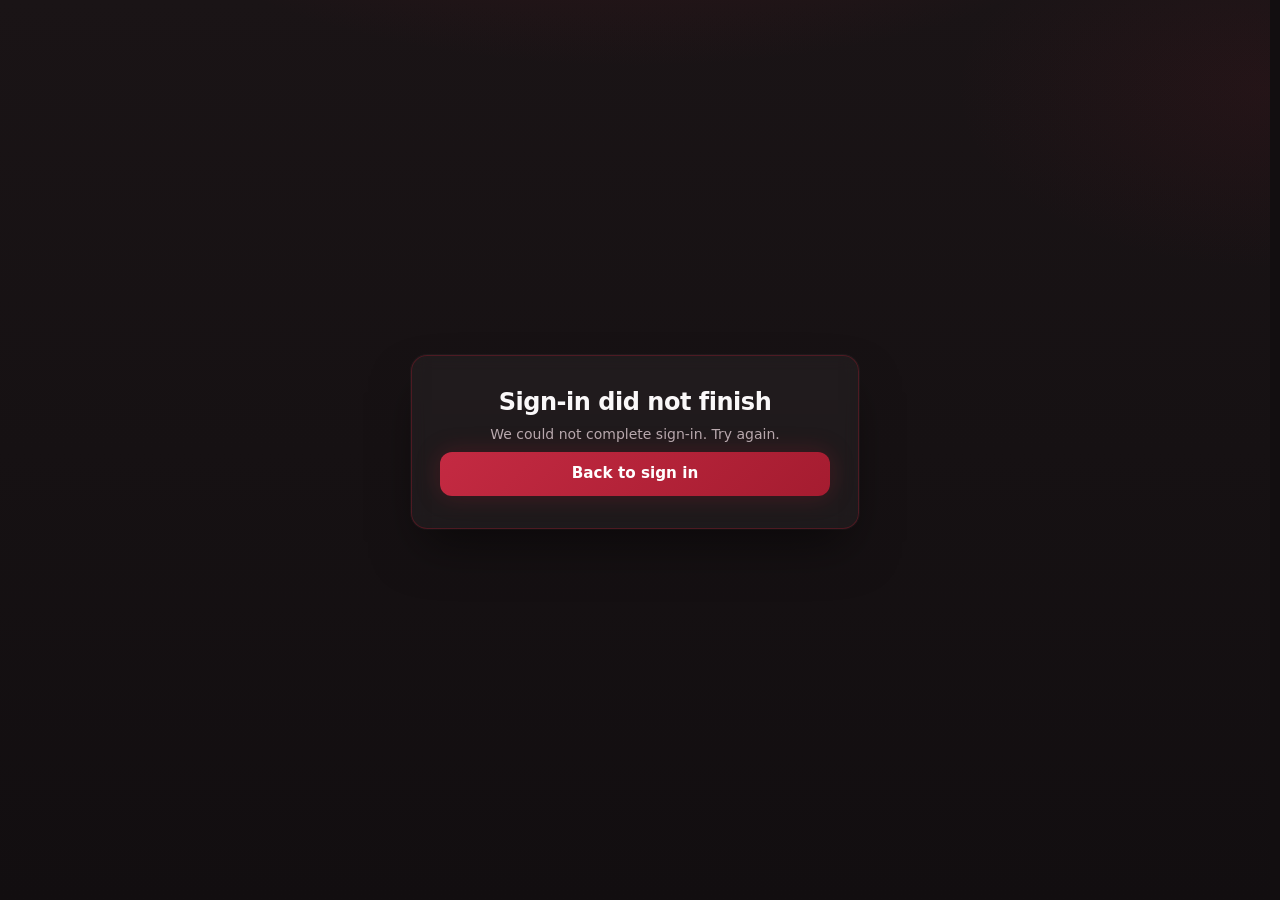
<file: auth-callback.html>
<!DOCTYPE html>
<html lang="en">
<head>
  <meta charset="utf-8" />
  <meta name="viewport" content="width=device-width, initial-scale=1" />
  <title>Signing in… · MCB80x</title>
  <link rel="stylesheet" href="auth-cover.css" />
  <script src="mcb80x-cloud-config.js"></script>
  <script src="oauth-client.js"></script>
</head>
<body class="auth-cover-page">
  <div class="auth-cover-wrap">
    <div class="auth-cover-card">
      <h1 id="title">Signing you in…</h1>
      <p class="lede" id="subtitle">One moment while we connect your account.</p>
      <p id="auth-error" class="auth-msg auth-msg--error" hidden role="alert"></p>
      <a id="back-link" class="auth-btn-primary" href="sign-in.html" style="display:none;text-align:center;text-decoration:none">Back to sign in</a>
    </div>
  </div>
  <script>
    const ERRORS = {
      cancelled: "Sign-in was cancelled.",
      email_unverified: "Your provider email is not verified.",
      state_mismatch: "Sign-in expired. Please try again.",
      provider_error: "We could not complete sign-in. Try again."
    };
    (async () => {
      const params = new URLSearchParams(window.location.hash.slice(1));
      history.replaceState(null, "", "auth-callback.html");
      const title = document.getElementById("title");
      const subtitle = document.getElementById("subtitle");
      const err = document.getElementById("auth-error");
      const back = document.getElementById("back-link");

      const square1Session = MCB80XOAuth.sessionFromSquare1Hash(params);
      if (square1Session) {
        MCB80XOAuth.saveSession(square1Session, {
          persist: MCB80XOAuth.consumeKeepSignedInPending()
        });
        sessionStorage.setItem("mcb80x_oauth_pending_apply", JSON.stringify(square1Session));
        sessionStorage.setItem("mcb80x_force_cloud_sync", "1");
        window.location.replace("index.html?signed_in=1");
        return;
      }

      const code = params.get("code");
      if (!code) {
        const key = params.get("error") || "provider_error";
        title.textContent = "Sign-in did not finish";
        subtitle.textContent = ERRORS[key] || ERRORS.provider_error;
        back.style.display = "block";
        return;
      }

      if (sessionStorage.getItem("mcb80x_oauth_exchange_base")) {
        MCB80XOAuth.redirectSquare1Complete(code);
        return;
      }

      try {
        const session = await MCB80XOAuth.exchangeCode(code);
        sessionStorage.setItem("mcb80x_oauth_pending_apply", JSON.stringify(session));
        sessionStorage.setItem("mcb80x_force_cloud_sync", "1");
        window.location.replace("index.html?signed_in=1");
      } catch (e) {
        title.textContent = "Sign-in did not finish";
        subtitle.textContent = "";
        err.textContent = e.message || String(e);
        err.hidden = false;
        back.style.display = "block";
      }
    })();
  </script>
</body>
</html>
</file>
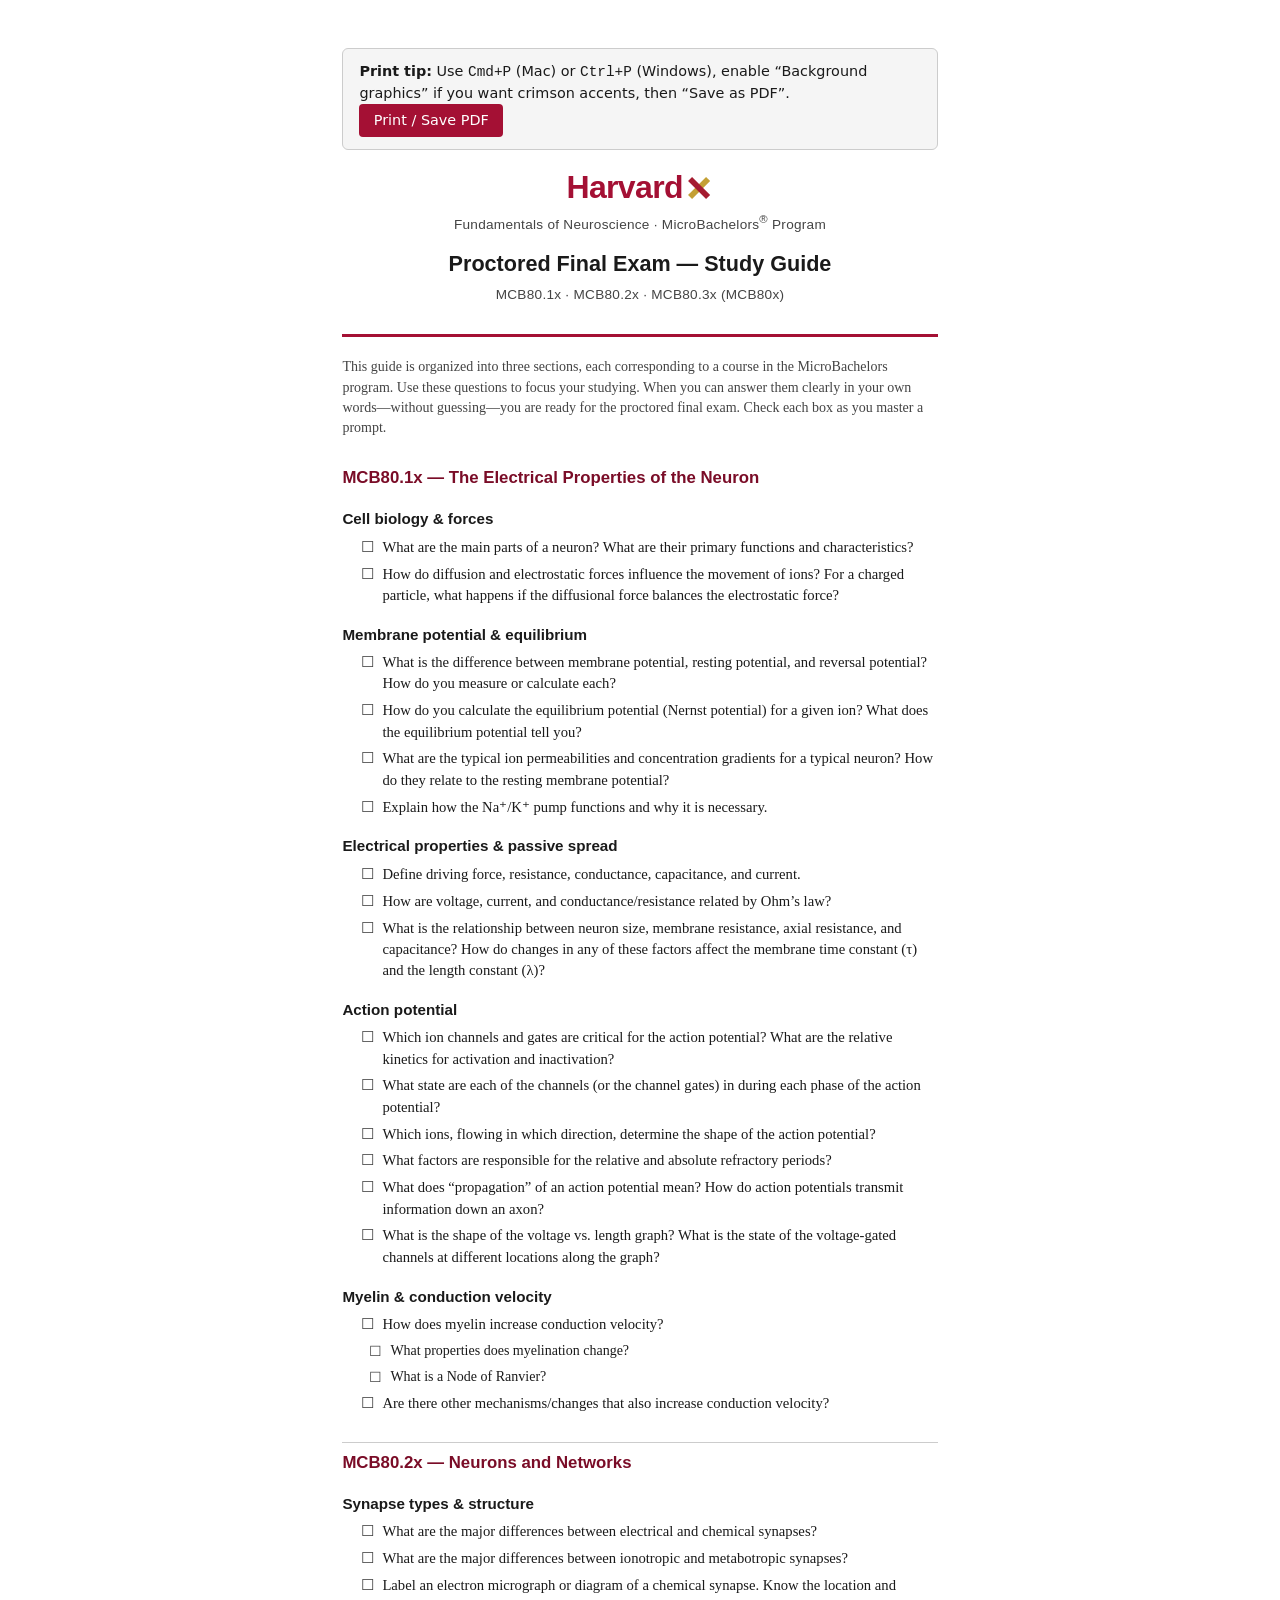
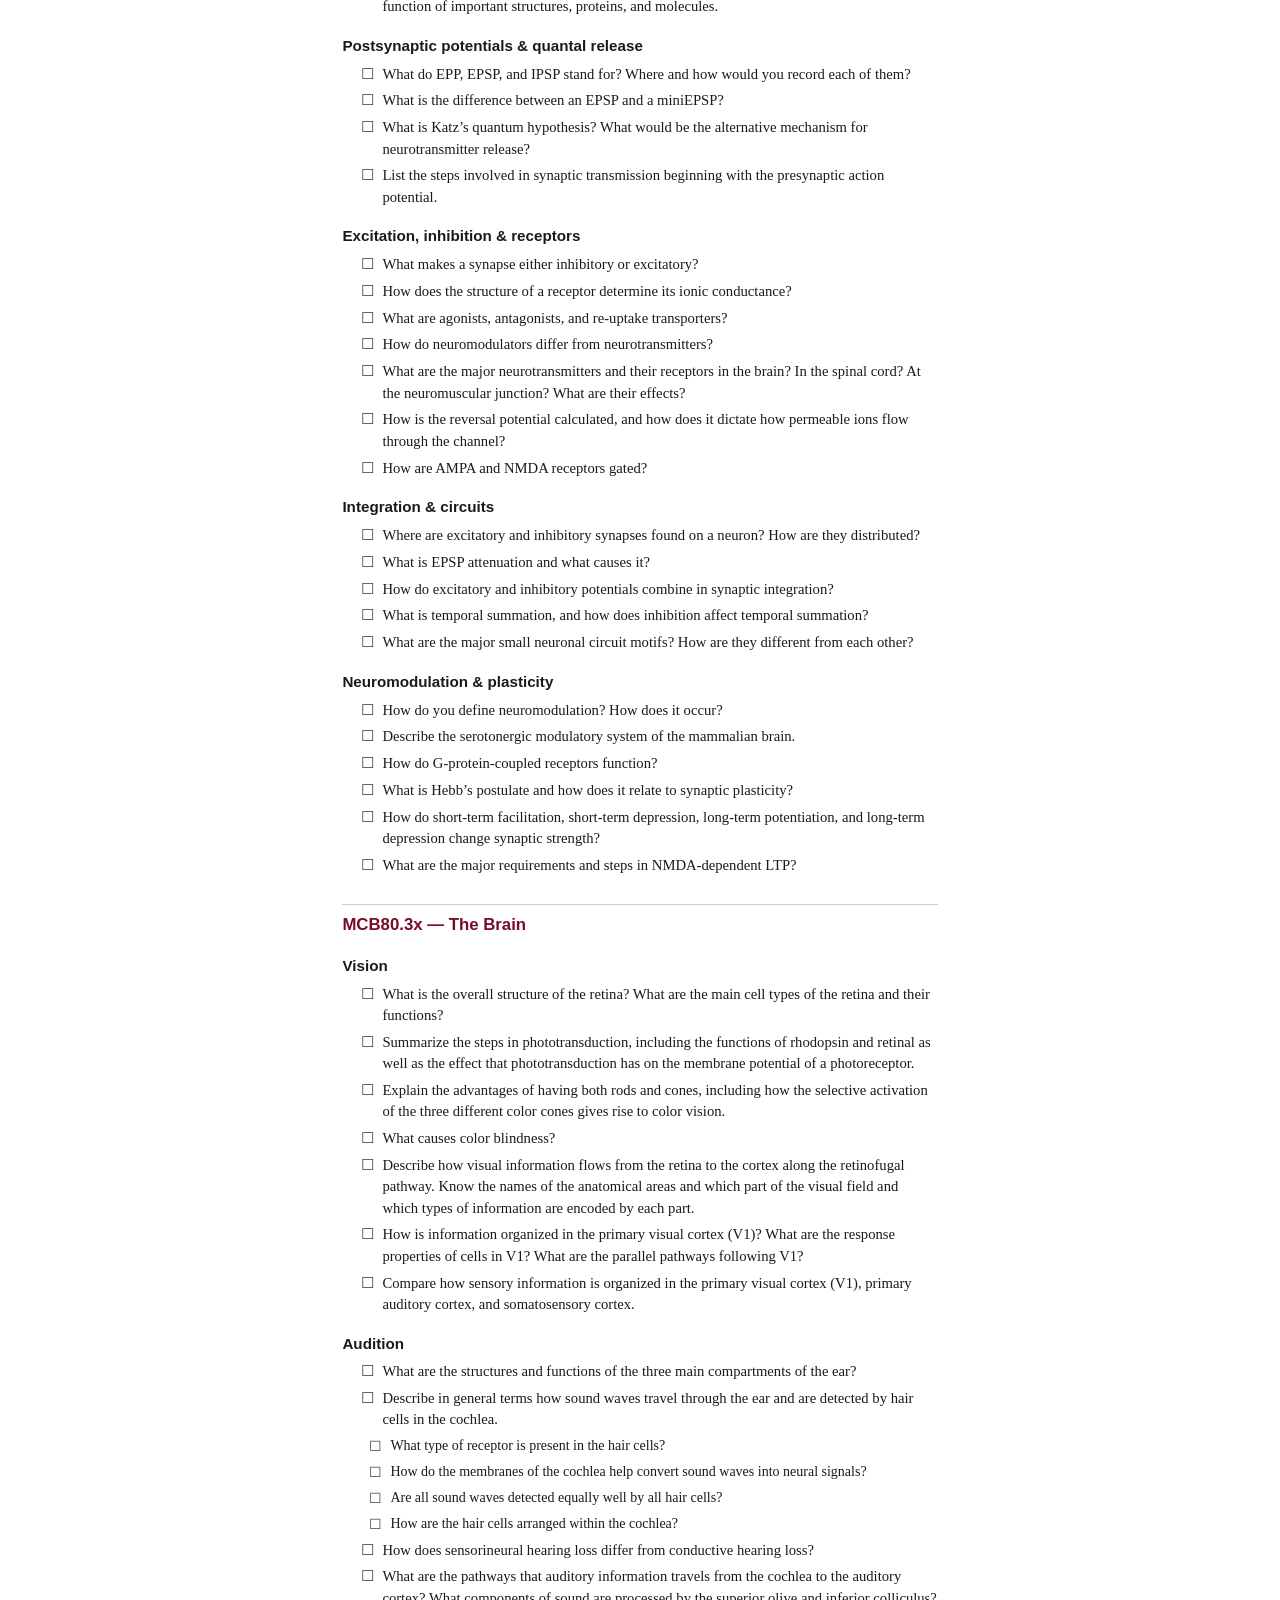
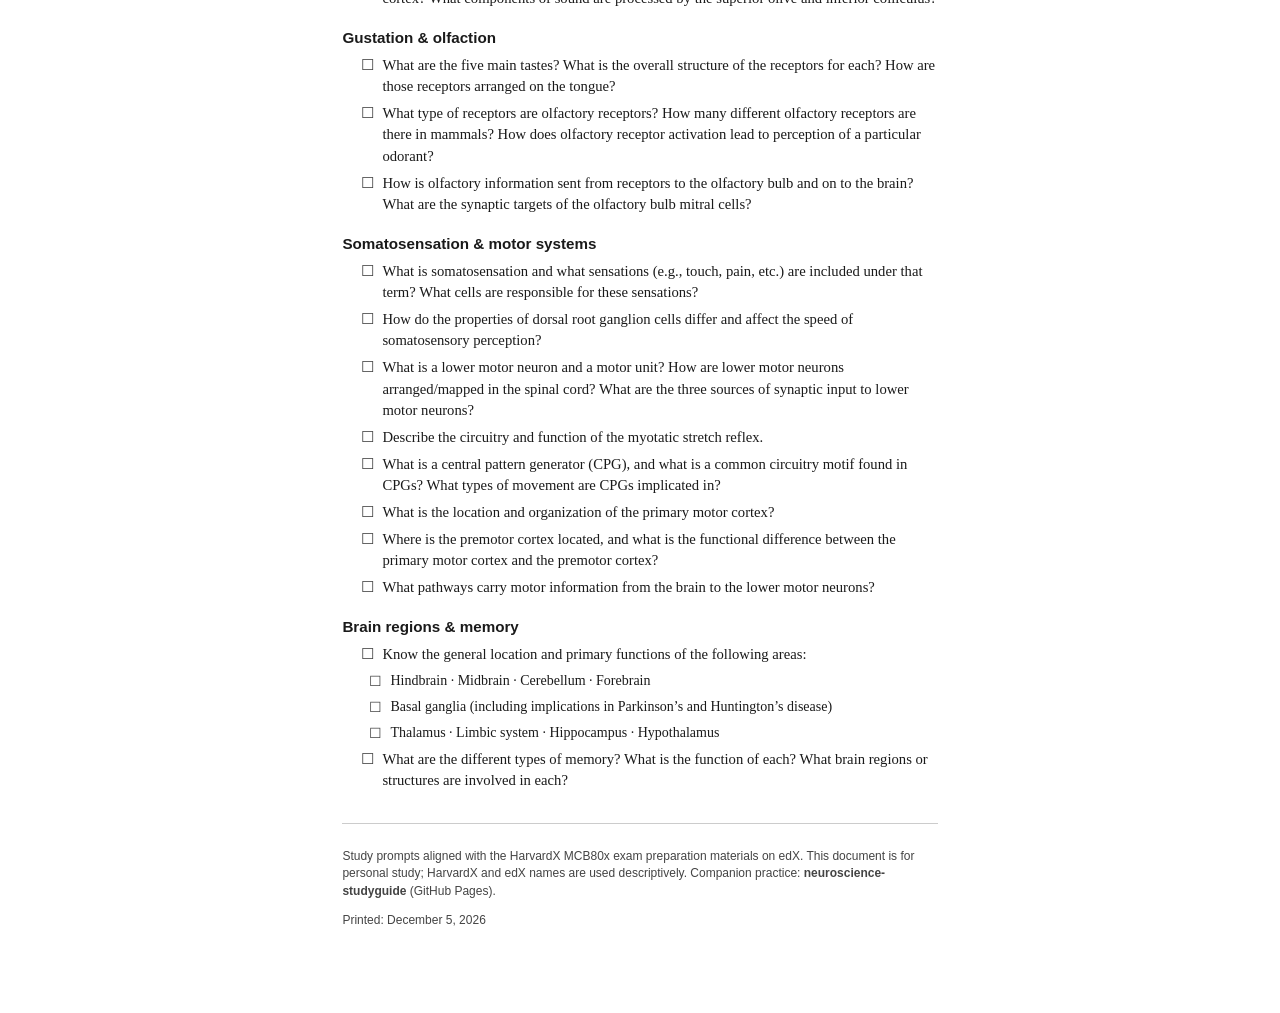
<file: mcb80x-exam-study-guide-print.html>
<!DOCTYPE html>
<html lang="en">
<head>
  <meta charset="utf-8" />
  <meta name="viewport" content="width=device-width, initial-scale=1" />
  <title>MCB80x Proctored Exam Study Guide · HarvardX</title>
  <style>
    :root {
      --crimson: #a41034;
      --crimson-dark: #7a0c27;
      --ink: #1a1a1a;
      --muted: #444;
      --rule: #ccc;
    }

    * { box-sizing: border-box; }

    body {
      font-family: "Georgia", "Times New Roman", serif;
      font-size: 11pt;
      line-height: 1.45;
      color: var(--ink);
      max-width: 7.5in;
      margin: 0 auto;
      padding: 0.5in 0.65in 0.75in;
      background: #fff;
    }

    .no-print {
      font-family: system-ui, sans-serif;
      font-size: 0.9rem;
      background: #f5f5f5;
      border: 1px solid var(--rule);
      padding: 0.75rem 1rem;
      margin-bottom: 1.25rem;
      border-radius: 6px;
    }

    .no-print button {
      font: inherit;
      padding: 0.4rem 0.9rem;
      background: var(--crimson);
      color: #fff;
      border: none;
      border-radius: 4px;
      cursor: pointer;
    }

    header.brand {
      text-align: center;
      border-bottom: 3px solid var(--crimson);
      padding-bottom: 1rem;
      margin-bottom: 1.25rem;
    }

    .harvardx-mark {
      display: inline-flex;
      align-items: center;
      justify-content: center;
      gap: 0.08em;
      font-family: "Helvetica Neue", Arial, sans-serif;
      font-weight: 700;
      font-size: 2rem;
      letter-spacing: -0.02em;
      color: var(--crimson);
      line-height: 1.1;
    }

    .harvardx-mark .x-logo {
      width: 0.88em;
      height: 0.88em;
      flex-shrink: 0;
    }

    .program-line {
      font-family: "Helvetica Neue", Arial, sans-serif;
      font-size: 0.85rem;
      color: var(--muted);
      margin-top: 0.35rem;
      letter-spacing: 0.02em;
    }

    h1 {
      font-family: "Helvetica Neue", Arial, sans-serif;
      font-size: 1.35rem;
      font-weight: 600;
      margin: 0.5rem 0 0;
      color: var(--ink);
    }

    .intro {
      font-size: 10.5pt;
      color: var(--muted);
      margin: 1rem 0 1.5rem;
    }

    h2 {
      font-family: "Helvetica Neue", Arial, sans-serif;
      font-size: 1.05rem;
      color: var(--crimson-dark);
      margin: 1.75rem 0 0.65rem;
      padding-top: 0.5rem;
      border-top: 1px solid var(--rule);
      page-break-after: avoid;
    }

    h2:first-of-type { border-top: none; padding-top: 0; }

    h3 {
      font-family: "Helvetica Neue", Arial, sans-serif;
      font-size: 0.95rem;
      font-weight: 600;
      margin: 1.1rem 0 0.4rem;
      color: var(--ink);
      page-break-after: avoid;
    }

    ul {
      margin: 0.25rem 0 0.75rem;
      padding-left: 1.15rem;
    }

    li {
      margin: 0.35rem 0;
      padding-left: 0.15rem;
    }

    li.sub {
      list-style-type: circle;
      margin-left: 0.5rem;
      font-size: 10.5pt;
    }

    .check li {
      list-style: none;
      position: relative;
      padding-left: 1.35rem;
    }

    .check li::before {
      content: "☐";
      position: absolute;
      left: 0;
      font-family: sans-serif;
      color: var(--muted);
    }

    footer {
      margin-top: 2rem;
      padding-top: 0.75rem;
      border-top: 1px solid var(--rule);
      font-size: 9pt;
      color: var(--muted);
      font-family: "Helvetica Neue", Arial, sans-serif;
    }

    @media print {
      .no-print { display: none !important; }
      body { padding: 0; max-width: none; }
      h2 { page-break-before: auto; }
      a { color: inherit; text-decoration: none; }
    }

    @page {
      margin: 0.75in;
    }
  </style>
</head>
<body>

  <div class="no-print">
    <strong>Print tip:</strong> Use <kbd>Cmd+P</kbd> (Mac) or <kbd>Ctrl+P</kbd> (Windows), enable “Background graphics” if you want crimson accents, then “Save as PDF”.
    <button type="button" onclick="window.print()">Print / Save PDF</button>
  </div>

  <header class="brand">
    <div class="harvardx-mark" aria-label="HarvardX">
      Harvard
      <svg class="x-logo" xmlns="http://www.w3.org/2000/svg" viewBox="0 0 32 32" aria-hidden="true">
        <g transform="translate(16 16)">
          <rect x="-3.25" y="-14.5" width="6.5" height="29" fill="#C4A035" transform="rotate(45)"/>
          <rect x="-3.25" y="-14.5" width="6.5" height="29" fill="#A51C30" transform="rotate(-45)"/>
        </g>
      </svg>
    </div>
    <p class="program-line">Fundamentals of Neuroscience · MicroBachelors<sup>®</sup> Program</p>
    <h1>Proctored Final Exam — Study Guide</h1>
    <p class="program-line">MCB80.1x · MCB80.2x · MCB80.3x (MCB80x)</p>
  </header>

  <p class="intro">
    This guide is organized into three sections, each corresponding to a course in the MicroBachelors program.
    Use these questions to focus your studying. When you can answer them clearly in your own words—without guessing—you are ready for the proctored final exam.
    Check each box as you master a prompt.
  </p>

  <h2>MCB80.1x — The Electrical Properties of the Neuron</h2>

  <h3>Cell biology &amp; forces</h3>
  <ul class="check">
    <li>What are the main parts of a neuron? What are their primary functions and characteristics?</li>
    <li>How do diffusion and electrostatic forces influence the movement of ions? For a charged particle, what happens if the diffusional force balances the electrostatic force?</li>
  </ul>

  <h3>Membrane potential &amp; equilibrium</h3>
  <ul class="check">
    <li>What is the difference between membrane potential, resting potential, and reversal potential? How do you measure or calculate each?</li>
    <li>How do you calculate the equilibrium potential (Nernst potential) for a given ion? What does the equilibrium potential tell you?</li>
    <li>What are the typical ion permeabilities and concentration gradients for a typical neuron? How do they relate to the resting membrane potential?</li>
    <li>Explain how the Na⁺/K⁺ pump functions and why it is necessary.</li>
  </ul>

  <h3>Electrical properties &amp; passive spread</h3>
  <ul class="check">
    <li>Define driving force, resistance, conductance, capacitance, and current.</li>
    <li>How are voltage, current, and conductance/resistance related by Ohm’s law?</li>
    <li>What is the relationship between neuron size, membrane resistance, axial resistance, and capacitance? How do changes in any of these factors affect the membrane time constant (τ) and the length constant (λ)?</li>
  </ul>

  <h3>Action potential</h3>
  <ul class="check">
    <li>Which ion channels and gates are critical for the action potential? What are the relative kinetics for activation and inactivation?</li>
    <li>What state are each of the channels (or the channel gates) in during each phase of the action potential?</li>
    <li>Which ions, flowing in which direction, determine the shape of the action potential?</li>
    <li>What factors are responsible for the relative and absolute refractory periods?</li>
    <li>What does “propagation” of an action potential mean? How do action potentials transmit information down an axon?</li>
    <li>What is the shape of the voltage vs. length graph? What is the state of the voltage-gated channels at different locations along the graph?</li>
  </ul>

  <h3>Myelin &amp; conduction velocity</h3>
  <ul class="check">
    <li>How does myelin increase conduction velocity?</li>
    <li class="sub">What properties does myelination change?</li>
    <li class="sub">What is a Node of Ranvier?</li>
    <li>Are there other mechanisms/changes that also increase conduction velocity?</li>
  </ul>

  <h2>MCB80.2x — Neurons and Networks</h2>

  <h3>Synapse types &amp; structure</h3>
  <ul class="check">
    <li>What are the major differences between electrical and chemical synapses?</li>
    <li>What are the major differences between ionotropic and metabotropic synapses?</li>
    <li>Label an electron micrograph or diagram of a chemical synapse. Know the location and function of important structures, proteins, and molecules.</li>
  </ul>

  <h3>Postsynaptic potentials &amp; quantal release</h3>
  <ul class="check">
    <li>What do EPP, EPSP, and IPSP stand for? Where and how would you record each of them?</li>
    <li>What is the difference between an EPSP and a miniEPSP?</li>
    <li>What is Katz’s quantum hypothesis? What would be the alternative mechanism for neurotransmitter release?</li>
    <li>List the steps involved in synaptic transmission beginning with the presynaptic action potential.</li>
  </ul>

  <h3>Excitation, inhibition &amp; receptors</h3>
  <ul class="check">
    <li>What makes a synapse either inhibitory or excitatory?</li>
    <li>How does the structure of a receptor determine its ionic conductance?</li>
    <li>What are agonists, antagonists, and re-uptake transporters?</li>
    <li>How do neuromodulators differ from neurotransmitters?</li>
    <li>What are the major neurotransmitters and their receptors in the brain? In the spinal cord? At the neuromuscular junction? What are their effects?</li>
    <li>How is the reversal potential calculated, and how does it dictate how permeable ions flow through the channel?</li>
    <li>How are AMPA and NMDA receptors gated?</li>
  </ul>

  <h3>Integration &amp; circuits</h3>
  <ul class="check">
    <li>Where are excitatory and inhibitory synapses found on a neuron? How are they distributed?</li>
    <li>What is EPSP attenuation and what causes it?</li>
    <li>How do excitatory and inhibitory potentials combine in synaptic integration?</li>
    <li>What is temporal summation, and how does inhibition affect temporal summation?</li>
    <li>What are the major small neuronal circuit motifs? How are they different from each other?</li>
  </ul>

  <h3>Neuromodulation &amp; plasticity</h3>
  <ul class="check">
    <li>How do you define neuromodulation? How does it occur?</li>
    <li>Describe the serotonergic modulatory system of the mammalian brain.</li>
    <li>How do G-protein-coupled receptors function?</li>
    <li>What is Hebb’s postulate and how does it relate to synaptic plasticity?</li>
    <li>How do short-term facilitation, short-term depression, long-term potentiation, and long-term depression change synaptic strength?</li>
    <li>What are the major requirements and steps in NMDA-dependent LTP?</li>
  </ul>

  <h2>MCB80.3x — The Brain</h2>

  <h3>Vision</h3>
  <ul class="check">
    <li>What is the overall structure of the retina? What are the main cell types of the retina and their functions?</li>
    <li>Summarize the steps in phototransduction, including the functions of rhodopsin and retinal as well as the effect that phototransduction has on the membrane potential of a photoreceptor.</li>
    <li>Explain the advantages of having both rods and cones, including how the selective activation of the three different color cones gives rise to color vision.</li>
    <li>What causes color blindness?</li>
    <li>Describe how visual information flows from the retina to the cortex along the retinofugal pathway. Know the names of the anatomical areas and which part of the visual field and which types of information are encoded by each part.</li>
    <li>How is information organized in the primary visual cortex (V1)? What are the response properties of cells in V1? What are the parallel pathways following V1?</li>
    <li>Compare how sensory information is organized in the primary visual cortex (V1), primary auditory cortex, and somatosensory cortex.</li>
  </ul>

  <h3>Audition</h3>
  <ul class="check">
    <li>What are the structures and functions of the three main compartments of the ear?</li>
    <li>Describe in general terms how sound waves travel through the ear and are detected by hair cells in the cochlea.</li>
    <li class="sub">What type of receptor is present in the hair cells?</li>
    <li class="sub">How do the membranes of the cochlea help convert sound waves into neural signals?</li>
    <li class="sub">Are all sound waves detected equally well by all hair cells?</li>
    <li class="sub">How are the hair cells arranged within the cochlea?</li>
    <li>How does sensorineural hearing loss differ from conductive hearing loss?</li>
    <li>What are the pathways that auditory information travels from the cochlea to the auditory cortex? What components of sound are processed by the superior olive and inferior colliculus?</li>
  </ul>

  <h3>Gustation &amp; olfaction</h3>
  <ul class="check">
    <li>What are the five main tastes? What is the overall structure of the receptors for each? How are those receptors arranged on the tongue?</li>
    <li>What type of receptors are olfactory receptors? How many different olfactory receptors are there in mammals? How does olfactory receptor activation lead to perception of a particular odorant?</li>
    <li>How is olfactory information sent from receptors to the olfactory bulb and on to the brain? What are the synaptic targets of the olfactory bulb mitral cells?</li>
  </ul>

  <h3>Somatosensation &amp; motor systems</h3>
  <ul class="check">
    <li>What is somatosensation and what sensations (e.g., touch, pain, etc.) are included under that term? What cells are responsible for these sensations?</li>
    <li>How do the properties of dorsal root ganglion cells differ and affect the speed of somatosensory perception?</li>
    <li>What is a lower motor neuron and a motor unit? How are lower motor neurons arranged/mapped in the spinal cord? What are the three sources of synaptic input to lower motor neurons?</li>
    <li>Describe the circuitry and function of the myotatic stretch reflex.</li>
    <li>What is a central pattern generator (CPG), and what is a common circuitry motif found in CPGs? What types of movement are CPGs implicated in?</li>
    <li>What is the location and organization of the primary motor cortex?</li>
    <li>Where is the premotor cortex located, and what is the functional difference between the primary motor cortex and the premotor cortex?</li>
    <li>What pathways carry motor information from the brain to the lower motor neurons?</li>
  </ul>

  <h3>Brain regions &amp; memory</h3>
  <ul class="check">
    <li>Know the general location and primary functions of the following areas:</li>
    <li class="sub">Hindbrain · Midbrain · Cerebellum · Forebrain</li>
    <li class="sub">Basal ganglia (including implications in Parkinson’s and Huntington’s disease)</li>
    <li class="sub">Thalamus · Limbic system · Hippocampus · Hypothalamus</li>
    <li>What are the different types of memory? What is the function of each? What brain regions or structures are involved in each?</li>
  </ul>

  <footer>
    <p>
      Study prompts aligned with the HarvardX MCB80x exam preparation materials on edX.
      This document is for personal study; HarvardX and edX names are used descriptively.
      Companion practice: <strong>neuroscience-studyguide</strong> (GitHub Pages).
    </p>
    <p>Printed: <span id="print-date"></span></p>
  </footer>

  <script>
    document.getElementById("print-date").textContent = new Date().toLocaleDateString(undefined, {
      year: "numeric", month: "long", day: "numeric"
    });
  </script>
</body>
</html>
</file>
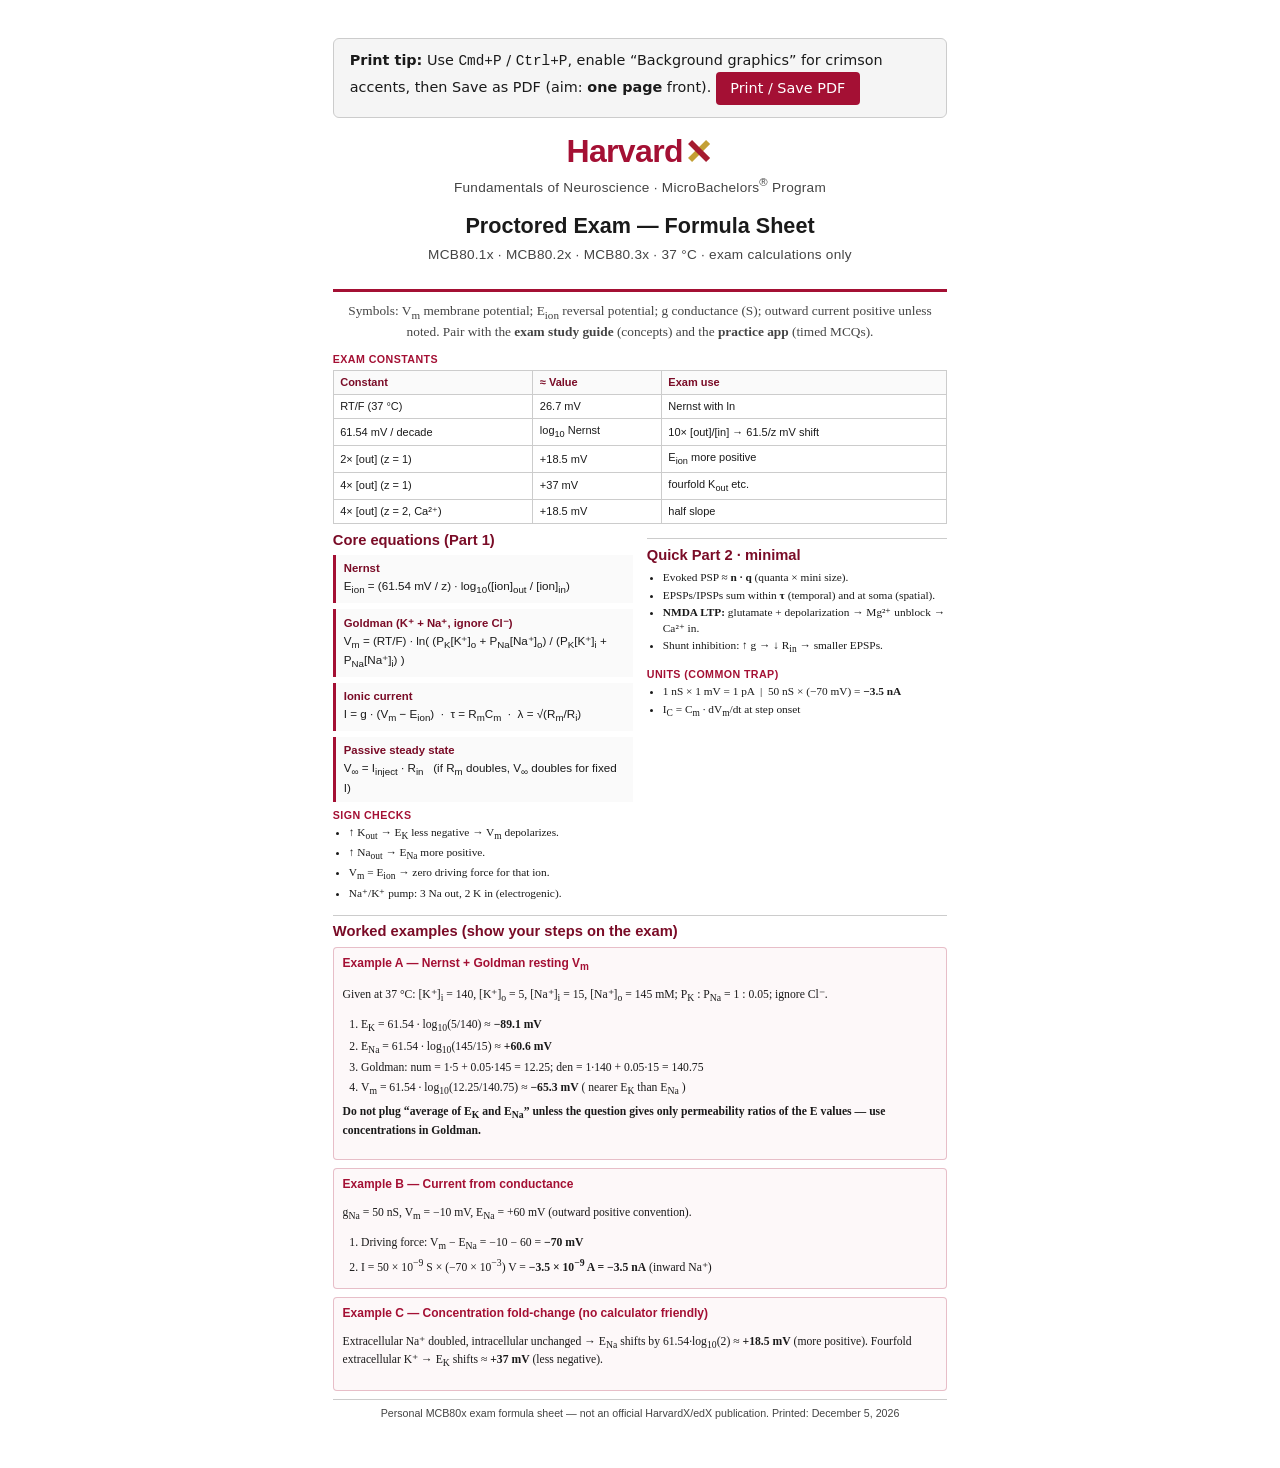
<file: mcb80x-formula-sheet-print.html>
<!DOCTYPE html>
<html lang="en">
<head>
  <meta charset="utf-8" />
  <meta name="viewport" content="width=device-width, initial-scale=1" />
  <title>MCB80x Exam Formula Sheet · HarvardX</title>
  <style>
    :root {
      --crimson: #a41034;
      --crimson-dark: #7a0c27;
      --ink: #1a1a1a;
      --muted: #444;
      --rule: #ccc;
      --formula-bg: #fafafa;
      --worked-bg: #fdf8f9;
    }

    * { box-sizing: border-box; }

    body {
      font-family: "Georgia", "Times New Roman", serif;
      font-size: 9.5pt;
      line-height: 1.38;
      color: var(--ink);
      max-width: 7.5in;
      margin: 0 auto;
      padding: 0.4in 0.55in 0.5in;
      background: #fff;
    }

    .no-print {
      font-family: system-ui, sans-serif;
      font-size: 0.9rem;
      background: #f5f5f5;
      border: 1px solid var(--rule);
      padding: 0.75rem 1rem;
      margin-bottom: 1rem;
      border-radius: 6px;
    }

    .no-print button {
      font: inherit;
      padding: 0.4rem 0.9rem;
      background: var(--crimson);
      color: #fff;
      border: none;
      border-radius: 4px;
      cursor: pointer;
    }

    header.brand {
      text-align: center;
      border-bottom: 3px solid var(--crimson);
      padding-bottom: 0.65rem;
      margin-bottom: 0.65rem;
    }

    .harvardx-mark {
      display: inline-flex;
      align-items: center;
      justify-content: center;
      gap: 0.08em;
      font-family: "Helvetica Neue", Arial, sans-serif;
      font-weight: 700;
      font-size: 2rem;
      letter-spacing: -0.02em;
      color: var(--crimson);
      line-height: 1.1;
    }

    .harvardx-mark .x-logo {
      width: 0.88em;
      height: 0.88em;
      flex-shrink: 0;
    }

    .program-line {
      font-family: "Helvetica Neue", Arial, sans-serif;
      font-size: 0.85rem;
      color: var(--muted);
      margin-top: 0.35rem;
      letter-spacing: 0.02em;
    }

    h1 {
      font-family: "Helvetica Neue", Arial, sans-serif;
      font-size: 1.35rem;
      font-weight: 600;
      margin: 0.45rem 0 0;
      color: var(--ink);
    }

    .intro {
      font-size: 10pt;
      color: var(--muted);
      margin: 0.55rem 0 0.65rem;
      text-align: center;
    }

    h2 {
      font-family: "Helvetica Neue", Arial, sans-serif;
      font-size: 0.92rem;
      color: var(--crimson-dark);
      margin: 0.55rem 0 0.3rem;
      padding-top: 0.35rem;
      border-top: 1px solid var(--rule);
      page-break-after: avoid;
    }

    .grid-2 {
      display: grid;
      grid-template-columns: 1fr 1fr;
      gap: 0.5rem 0.85rem;
      align-items: start;
    }

    .grid-2 > section:first-child h2 { border-top: none; padding-top: 0; margin-top: 0; }

    .formula {
      font-family: "Helvetica Neue", Arial, sans-serif;
      background: var(--formula-bg);
      border-left: 3px solid var(--crimson);
      padding: 0.35rem 0.5rem;
      margin: 0.2rem 0 0.35rem;
      font-size: 8.75pt;
      line-height: 1.45;
    }

    .formula .name {
      font-weight: 700;
      display: block;
      margin-bottom: 0.1rem;
      font-size: 8.5pt;
      color: var(--crimson-dark);
    }

    .worked {
      background: var(--worked-bg);
      border: 1px solid rgba(164, 16, 52, 0.25);
      border-radius: 4px;
      padding: 0.45rem 0.55rem;
      margin: 0.35rem 0 0.5rem;
      font-size: 8.75pt;
      line-height: 1.45;
    }

    .worked h3 {
      font-family: "Helvetica Neue", Arial, sans-serif;
      font-size: 9pt;
      font-weight: 700;
      color: var(--crimson);
      margin: 0 0 0.35rem;
    }

    .worked ol {
      margin: 0.25rem 0 0;
      padding-left: 1.15rem;
    }

    .worked li { margin: 0.2rem 0; }

    .worked .result {
      font-weight: 700;
      color: var(--ink);
      margin-top: 0.35rem;
    }

    table.constants {
      width: 100%;
      border-collapse: collapse;
      font-family: "Helvetica Neue", Arial, sans-serif;
      font-size: 8.25pt;
      margin: 0.2rem 0 0.35rem;
    }

    table.constants th,
    table.constants td {
      border: 1px solid var(--rule);
      padding: 0.25rem 0.4rem;
      text-align: left;
    }

    table.constants th {
      background: var(--formula-bg);
      font-weight: 600;
      color: var(--crimson-dark);
    }

    ul.compact {
      margin: 0.15rem 0 0.3rem;
      padding-left: 1rem;
      font-size: 8.5pt;
    }

    ul.compact li { margin: 0.12rem 0; }

    .exam-strip {
      font-family: "Helvetica Neue", Arial, sans-serif;
      font-size: 8pt;
      font-weight: 600;
      text-transform: uppercase;
      letter-spacing: 0.04em;
      color: var(--crimson);
      margin-bottom: 0.15rem;
    }

    footer {
      margin-top: 0.5rem;
      padding-top: 0.4rem;
      border-top: 1px solid var(--rule);
      font-size: 8pt;
      color: var(--muted);
      font-family: "Helvetica Neue", Arial, sans-serif;
      text-align: center;
    }

    @media print {
      .no-print { display: none !important; }
      body { padding: 0; max-width: none; font-size: 9pt; }
      .grid-2 { gap: 0.4rem 0.65rem; }
    }

    @page { margin: 0.5in; }

    @media (max-width: 640px) {
      .grid-2 { grid-template-columns: 1fr; }
    }
  </style>
</head>
<body>

  <div class="no-print">
    <strong>Print tip:</strong> Use <kbd>Cmd+P</kbd> / <kbd>Ctrl+P</kbd>, enable “Background graphics” for crimson accents, then Save as PDF (aim: <strong>one page</strong> front).
    <button type="button" onclick="window.print()">Print / Save PDF</button>
  </div>

  <header class="brand">
    <div class="harvardx-mark" aria-label="HarvardX">
      Harvard
      <svg class="x-logo" xmlns="http://www.w3.org/2000/svg" viewBox="0 0 32 32" aria-hidden="true">
        <g transform="translate(16 16)">
          <rect x="-3.25" y="-14.5" width="6.5" height="29" fill="#C4A035" transform="rotate(45)"/>
          <rect x="-3.25" y="-14.5" width="6.5" height="29" fill="#A51C30" transform="rotate(-45)"/>
        </g>
      </svg>
    </div>
    <p class="program-line">Fundamentals of Neuroscience · MicroBachelors<sup>®</sup> Program</p>
    <h1>Proctored Exam — Formula Sheet</h1>
    <p class="program-line">MCB80.1x · MCB80.2x · MCB80.3x · 37&nbsp;°C · exam calculations only</p>
  </header>

  <p class="intro">
    Symbols: V<sub>m</sub> membrane potential; E<sub>ion</sub> reversal potential; g conductance (S); outward current positive unless noted.
    Pair with the <strong>exam study guide</strong> (concepts) and the <strong>practice app</strong> (timed MCQs).
  </p>

  <p class="exam-strip">Exam constants</p>
  <table class="constants">
    <thead>
      <tr><th>Constant</th><th>≈ Value</th><th>Exam use</th></tr>
    </thead>
    <tbody>
      <tr><td>RT/F (37&nbsp;°C)</td><td>26.7 mV</td><td>Nernst with ln</td></tr>
      <tr><td>61.54 mV / decade</td><td>log<sub>10</sub> Nernst</td><td>10× [out]/[in] → 61.5/z mV shift</td></tr>
      <tr><td>2× [out] (z = 1)</td><td>+18.5 mV</td><td>E<sub>ion</sub> more positive</td></tr>
      <tr><td>4× [out] (z = 1)</td><td>+37 mV</td><td>fourfold K<sub>out</sub> etc.</td></tr>
      <tr><td>4× [out] (z = 2, Ca²⁺)</td><td>+18.5 mV</td><td>half slope</td></tr>
    </tbody>
  </table>

  <div class="grid-2">
    <section>
      <h2>Core equations (Part 1)</h2>

      <div class="formula">
        <span class="name">Nernst</span>
        E<sub>ion</sub> = (61.54 mV / z) · log<sub>10</sub>([ion]<sub>out</sub> / [ion]<sub>in</sub>)
      </div>

      <div class="formula">
        <span class="name">Goldman (K⁺ + Na⁺, ignore Cl⁻)</span>
        V<sub>m</sub> = (RT/F) · ln( (P<sub>K</sub>[K⁺]<sub>o</sub> + P<sub>Na</sub>[Na⁺]<sub>o</sub>) / (P<sub>K</sub>[K⁺]<sub>i</sub> + P<sub>Na</sub>[Na⁺]<sub>i</sub>) )
      </div>

      <div class="formula">
        <span class="name">Ionic current</span>
        I = g · (V<sub>m</sub> − E<sub>ion</sub>) &nbsp;·&nbsp; τ = R<sub>m</sub>C<sub>m</sub> &nbsp;·&nbsp; λ = √(R<sub>m</sub>/R<sub>i</sub>)
      </div>

      <div class="formula">
        <span class="name">Passive steady state</span>
        V<sub>∞</sub> = I<sub>inject</sub> · R<sub>in</sub> &nbsp; (if R<sub>m</sub> doubles, V<sub>∞</sub> doubles for fixed I)
      </div>

      <p class="exam-strip" style="margin-top:0.35rem">Sign checks</p>
      <ul class="compact">
        <li>↑ K<sub>out</sub> → E<sub>K</sub> less negative → V<sub>m</sub> depolarizes.</li>
        <li>↑ Na<sub>out</sub> → E<sub>Na</sub> more positive.</li>
        <li>V<sub>m</sub> = E<sub>ion</sub> → zero driving force for that ion.</li>
        <li>Na⁺/K⁺ pump: 3 Na out, 2 K in (electrogenic).</li>
      </ul>
    </section>

    <section>
      <h2>Quick Part 2 · minimal</h2>
      <ul class="compact">
        <li>Evoked PSP ≈ <strong>n · q</strong> (quanta × mini size).</li>
        <li>EPSPs/IPSPs sum within <strong>τ</strong> (temporal) and at soma (spatial).</li>
        <li><strong>NMDA LTP:</strong> glutamate + depolarization → Mg²⁺ unblock → Ca²⁺ in.</li>
        <li>Shunt inhibition: ↑ g → ↓ R<sub>in</sub> → smaller EPSPs.</li>
      </ul>

      <p class="exam-strip">Units (common trap)</p>
      <ul class="compact">
        <li>1 nS × 1 mV = 1 pA &nbsp;|&nbsp; 50 nS × (−70 mV) = <strong>−3.5 nA</strong></li>
        <li>I<sub>C</sub> = C<sub>m</sub> · dV<sub>m</sub>/dt at step onset</li>
      </ul>
    </section>
  </div>

  <h2>Worked examples (show your steps on the exam)</h2>

  <div class="worked">
    <h3>Example A — Nernst + Goldman resting V<sub>m</sub></h3>
    <p>Given at 37&nbsp;°C: [K⁺]<sub>i</sub> = 140, [K⁺]<sub>o</sub> = 5, [Na⁺]<sub>i</sub> = 15, [Na⁺]<sub>o</sub> = 145 mM; P<sub>K</sub> : P<sub>Na</sub> = 1 : 0.05; ignore Cl⁻.</p>
    <ol>
      <li>E<sub>K</sub> = 61.54 · log<sub>10</sub>(5/140) ≈ <strong>−89.1 mV</strong></li>
      <li>E<sub>Na</sub> = 61.54 · log<sub>10</sub>(145/15) ≈ <strong>+60.6 mV</strong></li>
      <li>Goldman: num = 1·5 + 0.05·145 = 12.25; den = 1·140 + 0.05·15 = 140.75</li>
      <li>V<sub>m</sub> = 61.54 · log<sub>10</sub>(12.25/140.75) ≈ <strong>−65.3 mV</strong> ( nearer E<sub>K</sub> than E<sub>Na</sub> )</li>
    </ol>
    <p class="result">Do not plug “average of E<sub>K</sub> and E<sub>Na</sub>” unless the question gives only permeability ratios of the E values — use concentrations in Goldman.</p>
  </div>

  <div class="worked">
    <h3>Example B — Current from conductance</h3>
    <p>g<sub>Na</sub> = 50 nS, V<sub>m</sub> = −10 mV, E<sub>Na</sub> = +60 mV (outward positive convention).</p>
    <ol>
      <li>Driving force: V<sub>m</sub> − E<sub>Na</sub> = −10 − 60 = <strong>−70 mV</strong></li>
      <li>I = 50 × 10<sup>−9</sup> S × (−70 × 10<sup>−3</sup>) V = <strong>−3.5 × 10<sup>−9</sup> A = −3.5 nA</strong> (inward Na⁺)</li>
    </ol>
  </div>

  <div class="worked">
    <h3>Example C — Concentration fold-change (no calculator friendly)</h3>
    <p>Extracellular Na⁺ doubled, intracellular unchanged → E<sub>Na</sub> shifts by 61.54·log<sub>10</sub>(2) ≈ <strong>+18.5 mV</strong> (more positive). Fourfold extracellular K⁺ → E<sub>K</sub> shifts ≈ <strong>+37 mV</strong> (less negative).</p>
  </div>

  <footer>
    Personal MCB80x exam formula sheet — not an official HarvardX/edX publication. Printed: <span id="print-date"></span>
  </footer>

  <script>
    document.getElementById("print-date").textContent = new Date().toLocaleDateString(undefined, {
      year: "numeric", month: "long", day: "numeric"
    });
  </script>
</body>
</html>
</file>
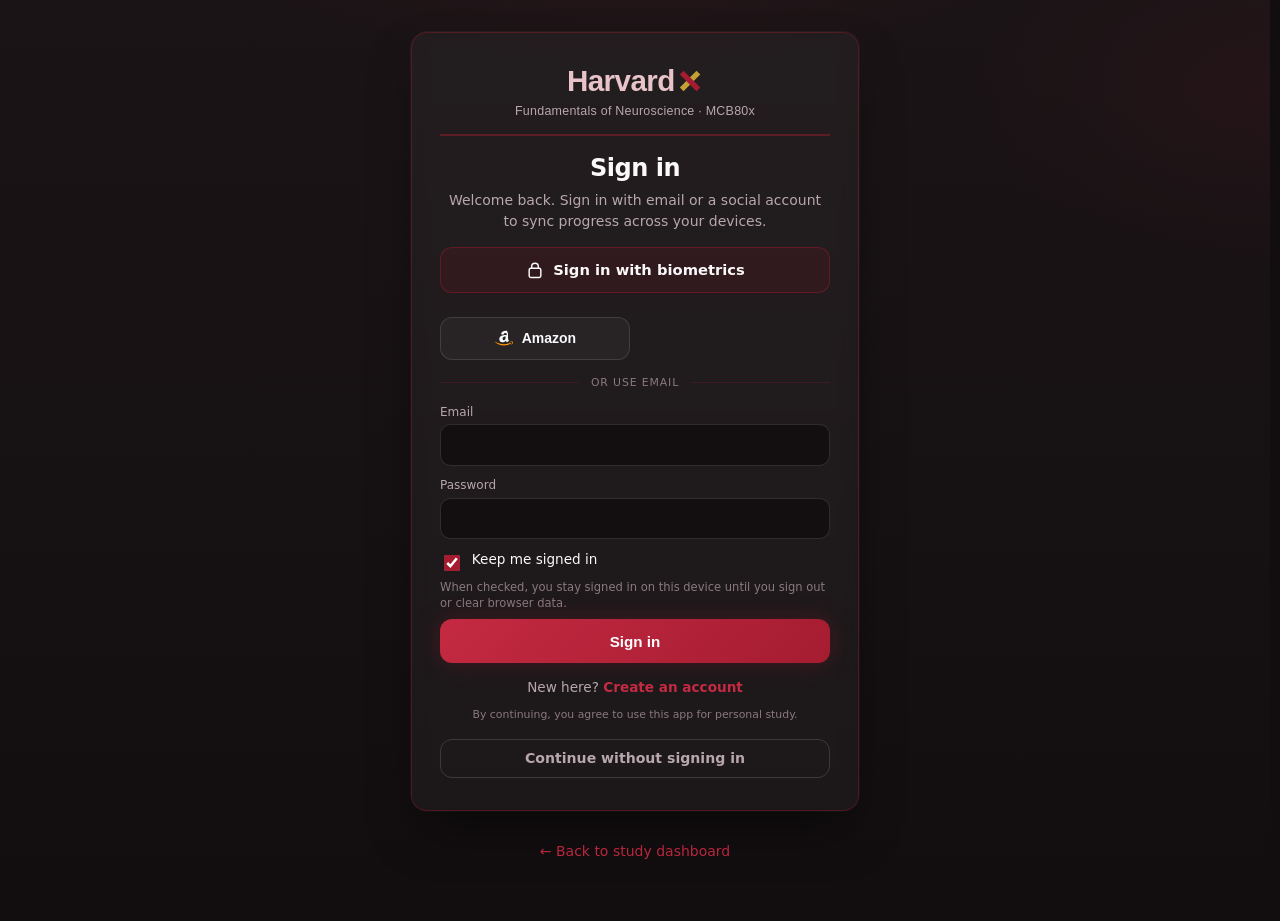
<file: sign-in.html>
<!DOCTYPE html>
<html lang="en">
<head>
  <meta charset="utf-8" />
  <meta name="viewport" content="width=device-width, initial-scale=1" />
  <title>Sign in · MCB80x Study Guide</title>
  <link rel="stylesheet" href="auth-cover.css" />
  <script src="mcb80x-cloud-config.js"></script>
  <script src="oauth-client.js"></script>
  <script src="password-auth.js"></script>
  <script src="biometric-auth.js"></script>
  <script src="auth-biometric-ui.js"></script>
</head>
<body class="auth-cover-page">
  <a class="auth-skip-link" href="#login-form">Skip to sign in form</a>
  <div class="auth-cover-wrap">
    <div class="auth-cover-card">
      <header class="auth-cover-brand">
        <div class="harvardx-mark" aria-label="HarvardX">
          Harvard
          <svg class="x-logo" xmlns="http://www.w3.org/2000/svg" viewBox="0 0 32 32" aria-hidden="true">
            <g transform="translate(16 16)">
              <rect x="-3.25" y="-14.5" width="6.5" height="29" fill="#C4A035" transform="rotate(45)"/>
              <rect x="-3.25" y="-14.5" width="6.5" height="29" fill="#A51C30" transform="rotate(-45)"/>
            </g>
          </svg>
        </div>
        <p class="auth-cover-course">Fundamentals of Neuroscience · MCB80x</p>
      </header>
      <h1>Sign in</h1>
      <p class="lede">Welcome back. Sign in with email or a social account to sync progress across your devices.</p>

      <button type="button" class="auth-biometric-btn" id="biometric-signin" hidden>
        <svg viewBox="0 0 24 24" fill="none" stroke="currentColor" stroke-width="1.75" aria-hidden="true">
          <rect x="5" y="10" width="14" height="11" rx="2"/>
          <path d="M8 10V8a4 4 0 1 1 8 0v2"/>
        </svg>
        <span id="biometric-signin-label">Sign in with biometrics</span>
      </button>

      <div id="social-grid" class="auth-social-grid" hidden></div>

      <div class="auth-divider">Or use email</div>

      <form id="login-form" class="auth-email-form" autocomplete="on">
        <div class="auth-field">
          <label for="email">Email</label>
          <input id="email" name="email" type="email" required autocomplete="username" />
        </div>
        <div class="auth-field">
          <label for="password">Password</label>
          <input id="password" name="password" type="password" required minlength="8" autocomplete="current-password" />
        </div>
        <label class="auth-remember" for="keep-signed-in">
          <input id="keep-signed-in" name="keep-signed-in" type="checkbox" checked />
          <span>Keep me signed in</span>
        </label>
        <p class="auth-hint auth-remember-hint">When checked, you stay signed in on this device until you sign out or clear browser data.</p>
        <button type="submit" class="auth-btn-primary" id="login-submit">Sign in</button>
      </form>

      <div id="security-panel" class="auth-security-panel" hidden>
        <p class="auth-hint">Confirm your security answers for this device.</p>
        <p id="sq1-label" class="auth-sq-label"></p>
        <div class="auth-field">
          <input id="sq1-answer" type="text" autocomplete="off" aria-labelledby="sq1-label" />
        </div>
        <p id="sq2-label" class="auth-sq-label"></p>
        <div class="auth-field">
          <input id="sq2-answer" type="text" autocomplete="off" aria-labelledby="sq2-label" />
        </div>
        <button type="button" class="auth-btn-primary" id="security-submit">Continue</button>
      </div>

      <p class="auth-switch">
        New here? <a href="sign-up.html">Create an account</a>
      </p>
      <p class="auth-legal">By continuing, you agree to use this app for personal study.</p>

      <a class="auth-btn-secondary" href="index.html">Continue without signing in</a>
      <p id="auth-error" class="auth-msg auth-msg--error" hidden role="alert"></p>
    </div>
    <p class="auth-back"><a href="index.html">← Back to study dashboard</a></p>
  </div>
  <script>
    (function () {
      let t;
      document.addEventListener("scroll", () => {
        document.documentElement.classList.add("is-scrolling");
        clearTimeout(t);
        t = setTimeout(() => document.documentElement.classList.remove("is-scrolling"), 750);
      }, { passive: true, capture: true });
    })();

    const grid = document.getElementById("social-grid");
    const err = document.getElementById("auth-error");
    const loginForm = document.getElementById("login-form");
    const securityPanel = document.getElementById("security-panel");
    const loginSubmit = document.getElementById("login-submit");
    let challengeToken = "";
    let keepSignedInChoice = true;

    const keepSignedInEl = document.getElementById("keep-signed-in");
    if (keepSignedInEl && window.MCB80XOAuth?.getKeepSignedInPreference) {
      keepSignedInEl.checked = MCB80XOAuth.getKeepSignedInPreference();
    }
    keepSignedInChoice = keepSignedInEl?.checked !== false;

    MCB80XOAuth.fetchProviders()
      .then(list => MCB80XOAuth.renderSocialGrid(grid, list))
      .catch(e => {
        err.textContent = e.message || String(e);
        err.hidden = false;
      });

    if (MCB80XOAuth.getSession()) {
      window.location.replace("index.html");
    }

    MCB80XBiometricUI.mountSignInButton({
      buttonEl: document.getElementById("biometric-signin"),
      labelEl: document.getElementById("biometric-signin-label"),
      errorEl: err
    });

    loginForm.addEventListener("submit", async e => {
      e.preventDefault();
      err.hidden = true;
      loginSubmit.disabled = true;
      try {
        const fd = new FormData(loginForm);
        keepSignedInChoice = document.getElementById("keep-signed-in")?.checked !== false;
        const result = await MCB80XPasswordAuth.loginAccount(fd.get("email"), fd.get("password"));
        if (result.requiresSecurity) {
          challengeToken = result.challengeToken;
          const qs = result.questions || [];
          document.getElementById("sq1-label").textContent = qs[0]?.text || "Security question 1";
          document.getElementById("sq2-label").textContent = qs[1]?.text || "Security question 2";
          loginForm.hidden = true;
          securityPanel.hidden = false;
          loginSubmit.disabled = false;
          return;
        }
        MCB80XPasswordAuth.finishSignIn(result.session, { keepSignedIn: keepSignedInChoice });
      } catch (ex) {
        err.textContent = ex.message || String(ex);
        err.hidden = false;
        loginSubmit.disabled = false;
      }
    });

    document.getElementById("security-submit").addEventListener("click", async () => {
      err.hidden = true;
      try {
        const session = await MCB80XPasswordAuth.loginSecurity(
          challengeToken,
          document.getElementById("sq1-answer").value,
          document.getElementById("sq2-answer").value
        );
        MCB80XPasswordAuth.finishSignIn(session, { keepSignedIn: keepSignedInChoice });
      } catch (ex) {
        err.textContent = ex.message || String(ex);
        err.hidden = false;
      }
    });
  </script>
</body>
</html>
</file>
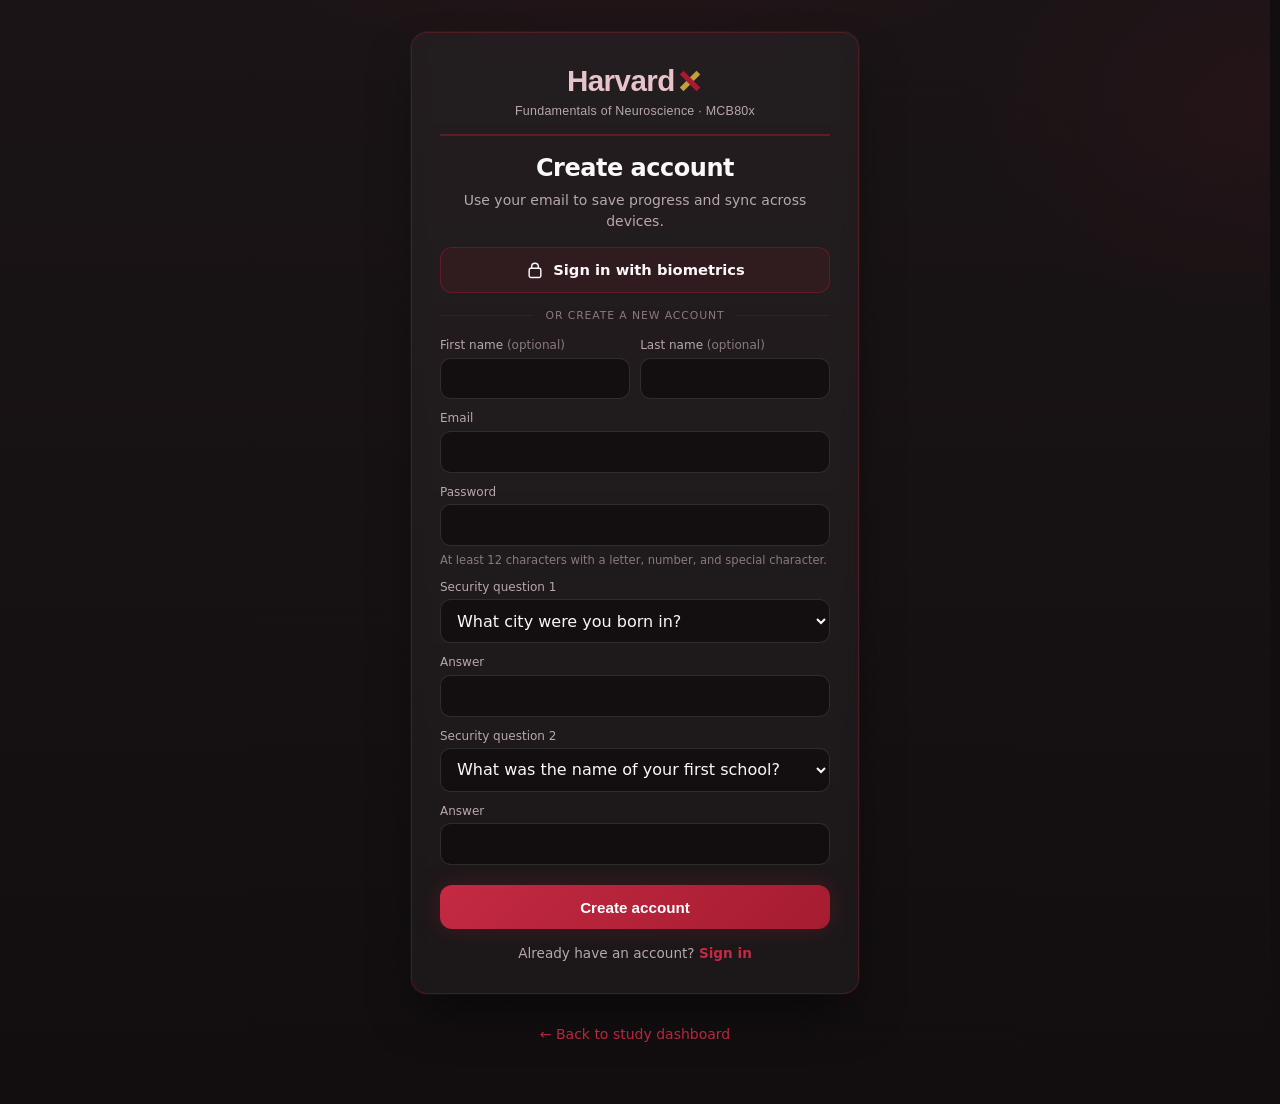
<file: sign-up.html>
<!DOCTYPE html>
<html lang="en">
<head>
  <meta charset="utf-8" />
  <meta name="viewport" content="width=device-width, initial-scale=1" />
  <title>Create account · MCB80x Study Guide</title>
  <link rel="stylesheet" href="auth-cover.css" />
  <script src="mcb80x-cloud-config.js"></script>
  <script src="oauth-client.js"></script>
  <script src="password-auth.js"></script>
  <script src="biometric-auth.js"></script>
  <script src="auth-biometric-ui.js"></script>
</head>
<body class="auth-cover-page">
  <a class="auth-skip-link" href="#signup-form">Skip to sign up form</a>
  <div class="auth-cover-wrap">
    <div class="auth-cover-card">
      <header class="auth-cover-brand">
        <div class="harvardx-mark" aria-label="HarvardX">
          Harvard
          <svg class="x-logo" xmlns="http://www.w3.org/2000/svg" viewBox="0 0 32 32" aria-hidden="true">
            <g transform="translate(16 16)">
              <rect x="-3.25" y="-14.5" width="6.5" height="29" fill="#C4A035" transform="rotate(45)"/>
              <rect x="-3.25" y="-14.5" width="6.5" height="29" fill="#A51C30" transform="rotate(-45)"/>
            </g>
          </svg>
        </div>
        <p class="auth-cover-course">Fundamentals of Neuroscience · MCB80x</p>
      </header>
      <h1>Create account</h1>
      <p class="lede">Use your email to save progress and sync across devices.</p>

      <button type="button" class="auth-biometric-btn" id="biometric-signin" hidden>
        <svg viewBox="0 0 24 24" fill="none" stroke="currentColor" stroke-width="1.75" aria-hidden="true">
          <rect x="5" y="10" width="14" height="11" rx="2"/>
          <path d="M8 10V8a4 4 0 1 1 8 0v2"/>
        </svg>
        <span id="biometric-signin-label">Sign in with biometrics</span>
      </button>

      <div id="signup-biometric-divider" class="auth-divider" hidden>Or create a new account</div>

      <form id="signup-form" class="auth-email-form" autocomplete="on">
        <div class="auth-field-row">
          <div class="auth-field">
            <label for="first">First name <span class="auth-optional">(optional)</span></label>
            <input id="first" name="first" type="text" autocomplete="given-name" maxlength="100" />
          </div>
          <div class="auth-field">
            <label for="last">Last name <span class="auth-optional">(optional)</span></label>
            <input id="last" name="last" type="text" autocomplete="family-name" maxlength="100" />
          </div>
        </div>
        <div class="auth-field">
          <label for="email">Email</label>
          <input id="email" name="email" type="email" required autocomplete="email" />
        </div>
        <div class="auth-field">
          <label for="password">Password</label>
          <input id="password" name="password" type="password" required minlength="12" autocomplete="new-password" />
          <p class="auth-hint">At least 12 characters with a letter, number, and special character.</p>
        </div>
        <div class="auth-field">
          <label for="q1">Security question 1</label>
          <select id="q1" name="q1" required></select>
        </div>
        <div class="auth-field">
          <label for="a1">Answer</label>
          <input id="a1" name="a1" type="text" required minlength="2" autocomplete="off" />
        </div>
        <div class="auth-field">
          <label for="q2">Security question 2</label>
          <select id="q2" name="q2" required></select>
        </div>
        <div class="auth-field">
          <label for="a2">Answer</label>
          <input id="a2" name="a2" type="text" required minlength="2" autocomplete="off" />
        </div>
        <button type="submit" class="auth-btn-primary" id="signup-submit">Create account</button>
      </form>

      <p class="auth-switch">
        Already have an account? <a href="sign-in.html">Sign in</a>
      </p>
      <p id="auth-error" class="auth-msg auth-msg--error" hidden role="alert"></p>
    </div>
    <p class="auth-back"><a href="index.html">← Back to study dashboard</a></p>
  </div>
  <script>
    (function () {
      let t;
      document.addEventListener("scroll", () => {
        document.documentElement.classList.add("is-scrolling");
        clearTimeout(t);
        t = setTimeout(() => document.documentElement.classList.remove("is-scrolling"), 750);
      }, { passive: true, capture: true });
    })();

    const q1 = document.getElementById("q1");
    const q2 = document.getElementById("q2");
    MCB80XPasswordAuth.SECURITY_QUESTIONS.forEach((text, id) => {
      const opt = (sel) => {
        const o = document.createElement("option");
        o.value = String(id);
        o.textContent = text;
        sel.appendChild(o);
      };
      opt(q1);
      opt(q2);
    });
    q1.value = "0";
    q2.value = "1";

    if (MCB80XOAuth.getSession()) {
      window.location.replace("index.html");
    }

    const form = document.getElementById("signup-form");
    const err = document.getElementById("auth-error");
    const submitBtn = document.getElementById("signup-submit");

    (async () => {
      const mounted = await MCB80XBiometricUI.mountSignInButton({
        buttonEl: document.getElementById("biometric-signin"),
        labelEl: document.getElementById("biometric-signin-label"),
        errorEl: err
      });
      const divider = document.getElementById("signup-biometric-divider");
      if (mounted && divider) divider.hidden = false;
    })();

    form.addEventListener("submit", async e => {
      e.preventDefault();
      err.hidden = true;
      submitBtn.disabled = true;
      try {
        const fd = new FormData(form);
        const session = await MCB80XPasswordAuth.registerAccount({
          email: fd.get("email"),
          password: fd.get("password"),
          first_name: String(fd.get("first") || "").trim(),
          last_name: String(fd.get("last") || "").trim(),
          security_q1_id: Number(fd.get("q1")),
          security_q2_id: Number(fd.get("q2")),
          security_answer1: String(fd.get("a1") || "").trim(),
          security_answer2: String(fd.get("a2") || "").trim()
        });
        MCB80XPasswordAuth.finishSignIn(session);
      } catch (ex) {
        err.textContent = ex.message || String(ex);
        err.hidden = false;
        submitBtn.disabled = false;
      }
    });
  </script>
</body>
</html>
</file>
<file: auth-cover.css>
/* MCB80x study guide auth — Harvard crimson on warm dark (same card pattern as sibling apps) */
:root {
  --auth-bg: #1a1416;
  --auth-bg-deep: #120e10;
  --auth-card: rgba(255, 255, 255, 0.04);
  --auth-border: rgba(165, 28, 48, 0.35);
  --auth-text: #faf8f9;
  --auth-muted: #b8a8ad;
  --auth-crimson: #a51c30;
  --auth-crimson-dark: #8b1728;
  --auth-crimson-light: #c42a42;
  --scrollbar-size: 7px;
  --scrollbar-thumb-idle: transparent;
  --scrollbar-thumb-scroll: rgba(196, 42, 66, 0.42);
  --scrollbar-thumb-hover: rgba(196, 42, 66, 0.58);
  --ease-out: cubic-bezier(0.22, 1, 0.36, 1);
}

html {
  scrollbar-gutter: stable;
  scroll-behavior: smooth;
}

@media (prefers-reduced-motion: reduce) {
  html { scroll-behavior: auto; }
}

* {
  scrollbar-width: thin;
  scrollbar-color: var(--scrollbar-thumb-idle) transparent;
}

html.is-scrolling {
  scrollbar-color: var(--scrollbar-thumb-scroll) transparent;
}

*::-webkit-scrollbar {
  width: var(--scrollbar-size);
  height: var(--scrollbar-size);
}

*::-webkit-scrollbar-track {
  background: transparent;
}

*::-webkit-scrollbar-thumb {
  background-color: var(--scrollbar-thumb-idle);
  border-radius: 999px;
  border: 2px solid transparent;
  background-clip: padding-box;
  transition: background-color 0.4s var(--ease-out);
}

html.is-scrolling::-webkit-scrollbar-thumb {
  background-color: var(--scrollbar-thumb-scroll);
}

html.is-scrolling::-webkit-scrollbar-thumb:hover {
  background-color: var(--scrollbar-thumb-hover);
}

* { box-sizing: border-box; }

.auth-skip-link {
  position: absolute;
  left: -9999px;
  top: 0.75rem;
  z-index: 200;
  padding: 0.5rem 1rem;
  border-radius: 0.65rem;
  background: var(--auth-crimson);
  color: #fff;
  font-weight: 600;
  text-decoration: none;
}

.auth-skip-link:focus-visible {
  left: 1rem;
  outline: 2px solid #fff;
  outline-offset: 2px;
}

:where(.auth-cover-page a, .auth-cover-page button, .auth-cover-page input, .auth-cover-page select):focus-visible {
  outline: 2px solid var(--auth-crimson-light);
  outline-offset: 2px;
}

body.auth-cover-page {
  margin: 0;
  min-height: 100vh;
  font-family: "Helvetica Neue", system-ui, sans-serif;
  color: var(--auth-text);
  -webkit-font-smoothing: antialiased;
  -moz-osx-font-smoothing: grayscale;
  background: var(--auth-bg-deep);
  background-image:
    radial-gradient(ellipse 80% 50% at 50% -20%, rgba(165, 28, 48, 0.18), transparent 55%),
    radial-gradient(ellipse 50% 40% at 100% 10%, rgba(165, 28, 48, 0.08), transparent 50%),
    linear-gradient(180deg, var(--auth-bg) 0%, var(--auth-bg-deep) 100%);
}

.auth-cover-wrap {
  min-height: 100vh;
  display: flex;
  flex-direction: column;
  align-items: center;
  justify-content: center;
  padding: 2rem 1rem 3rem;
}

.auth-cover-card {
  width: 100%;
  max-width: 28rem;
  padding: 2rem 1.75rem;
  border-radius: 1rem;
  border: 1px solid var(--auth-border);
  background: var(--auth-card);
  box-shadow: 0 25px 50px -12px rgba(0, 0, 0, 0.5), 0 0 0 1px rgba(255, 255, 255, 0.04);
  backdrop-filter: blur(8px);
}

/* Matches mcb80x-exam-study-guide-print.html / formula sheet header */
.auth-cover-brand {
  text-align: center;
  border-bottom: 2px solid rgba(165, 28, 48, 0.45);
  padding-bottom: 1rem;
  margin-bottom: 1.15rem;
}

.harvardx-mark {
  display: inline-flex;
  align-items: center;
  justify-content: center;
  gap: 0.08em;
  font-family: "Helvetica Neue", Arial, sans-serif;
  font-weight: 700;
  font-size: 1.85rem;
  letter-spacing: -0.02em;
  color: #e8c4ca;
  line-height: 1.1;
}

.harvardx-mark .x-logo {
  width: 0.88em;
  height: 0.88em;
  flex-shrink: 0;
}

.auth-cover-course {
  margin: 0.4rem 0 0;
  font-family: "Helvetica Neue", Arial, sans-serif;
  font-size: 0.78rem;
  font-weight: 500;
  letter-spacing: 0.02em;
  color: var(--auth-muted);
}

.auth-cover-card h1 {
  margin: 0;
  text-align: center;
  font-size: 1.5rem;
  font-weight: 700;
  letter-spacing: -0.02em;
}

.auth-cover-card .lede {
  margin: 0.5rem 0 0;
  text-align: center;
  font-size: 0.875rem;
  color: var(--auth-muted);
  line-height: 1.45;
}

.auth-social-grid {
  display: grid;
  grid-template-columns: 1fr 1fr;
  gap: 0.65rem;
  margin-top: 1.5rem;
}

.auth-social-grid--many {
  grid-template-columns: repeat(2, minmax(0, 1fr));
}

@media (min-width: 420px) {
  .auth-social-grid--many {
    grid-template-columns: repeat(3, minmax(0, 1fr));
  }
}

.auth-social-btn {
  display: flex;
  align-items: center;
  justify-content: center;
  gap: 0.5rem;
  width: 100%;
  padding: 0.65rem 0.75rem;
  border-radius: 0.75rem;
  border: 1px solid rgba(255, 255, 255, 0.12);
  background: rgba(255, 255, 255, 0.04);
  color: #f8fafc;
  font-size: 0.875rem;
  font-weight: 600;
  cursor: pointer;
  transition: background 0.15s, border-color 0.15s;
}

.auth-social-btn:hover {
  background: rgba(165, 28, 48, 0.12);
  border-color: rgba(165, 28, 48, 0.45);
}

.auth-social-btn svg {
  width: 1.25rem;
  height: 1.25rem;
  flex-shrink: 0;
}

.auth-legal {
  margin: 0.75rem 0 0;
  text-align: center;
  font-size: 0.68rem;
  line-height: 1.4;
  color: #8a7a80;
}

.auth-legal a {
  color: var(--auth-crimson-light);
  text-decoration: none;
}

.auth-divider {
  display: flex;
  align-items: center;
  gap: 0.75rem;
  margin: 1rem 0;
  font-size: 0.68rem;
  text-transform: uppercase;
  letter-spacing: 0.08em;
  color: #8a7a80;
}

.auth-divider::before,
.auth-divider::after {
  content: "";
  flex: 1;
  height: 1px;
  background: rgba(165, 28, 48, 0.25);
}

.auth-remember {
  display: flex;
  align-items: flex-start;
  gap: 0.55rem;
  margin: 0.15rem 0 0.35rem;
  font-size: 0.85rem;
  color: var(--auth-text);
  cursor: pointer;
  user-select: none;
}

.auth-remember input {
  margin-top: 0.2rem;
  width: 1rem;
  height: 1rem;
  accent-color: var(--auth-crimson);
  flex-shrink: 0;
  cursor: pointer;
}

.auth-remember-hint {
  margin: 0 0 0.85rem;
}

.auth-field {
  margin-bottom: 0.75rem;
}

.auth-field label {
  display: block;
  font-size: 0.75rem;
  color: var(--auth-muted);
  margin-bottom: 0.35rem;
}

.auth-field input {
  width: 100%;
  padding: 0.65rem 0.75rem;
  border-radius: 0.65rem;
  border: 1px solid rgba(255, 255, 255, 0.12);
  background: rgba(18, 14, 16, 0.85);
  color: var(--auth-text);
  font: inherit;
}

.auth-field input:focus {
  outline: none;
  border-color: rgba(165, 28, 48, 0.55);
  box-shadow: 0 0 0 2px rgba(165, 28, 48, 0.2);
}

.auth-btn-primary {
  width: 100%;
  margin-top: 0.5rem;
  min-height: 2.75rem;
  padding: 0.75rem 1rem;
  border: none;
  border-radius: 0.75rem;
  font-weight: 700;
  font-size: 0.95rem;
  color: #fff;
  cursor: pointer;
  background: linear-gradient(135deg, var(--auth-crimson-light), var(--auth-crimson));
  box-shadow: 0 0 24px rgba(165, 28, 48, 0.28);
}

.auth-btn-primary:disabled {
  opacity: 0.6;
  cursor: wait;
}

.auth-msg {
  margin-top: 1rem;
  padding: 0.65rem 0.75rem;
  border-radius: 0.5rem;
  font-size: 0.85rem;
}

.auth-msg--error {
  background: rgba(239, 68, 68, 0.12);
  border: 1px solid rgba(239, 68, 68, 0.35);
  color: #fecaca;
}

.auth-back {
  margin-top: 2rem;
  text-align: center;
  font-size: 0.875rem;
  color: #8a7a80;
}

.auth-back a {
  color: var(--auth-crimson-light);
  text-decoration: none;
}

.auth-back a:hover {
  color: #fff;
}

.auth-email-form {
  margin-top: 0.25rem;
}

.auth-field-row {
  display: grid;
  grid-template-columns: 1fr 1fr;
  gap: 0.65rem;
}

@media (max-width: 420px) {
  .auth-field-row {
    grid-template-columns: 1fr;
  }
}

.auth-hint {
  margin: 0.35rem 0 0;
  font-size: 0.72rem;
  line-height: 1.4;
  color: #8a7a80;
}

.auth-optional {
  font-weight: 400;
  color: #8a7a80;
}

.auth-field select {
  width: 100%;
  padding: 0.65rem 0.75rem;
  border-radius: 0.65rem;
  border: 1px solid rgba(255, 255, 255, 0.12);
  background: rgba(18, 14, 16, 0.85);
  color: var(--auth-text);
  font: inherit;
}

.auth-switch {
  margin: 1rem 0 0;
  text-align: center;
  font-size: 0.85rem;
  color: var(--auth-muted);
}

.auth-switch a {
  color: var(--auth-crimson-light);
  font-weight: 600;
  text-decoration: none;
}

.auth-switch a:hover {
  color: #fff;
}

.auth-btn-secondary {
  display: block;
  width: 100%;
  margin-top: 1rem;
  padding: 0.65rem 1rem;
  border-radius: 0.75rem;
  border: 1px solid rgba(255, 255, 255, 0.14);
  background: transparent;
  color: var(--auth-muted);
  font-weight: 600;
  font-size: 0.88rem;
  text-align: center;
  text-decoration: none;
  line-height: 1.2;
}

.auth-btn-secondary:hover {
  border-color: rgba(165, 28, 48, 0.45);
  color: var(--auth-text);
}

.auth-biometric-btn {
  display: flex;
  align-items: center;
  justify-content: center;
  gap: 0.5rem;
  width: 100%;
  margin-top: 1rem;
  padding: 0.75rem 1rem;
  border-radius: 0.75rem;
  border: 1px solid rgba(165, 28, 48, 0.45);
  background: rgba(165, 28, 48, 0.12);
  color: var(--auth-text);
  font-weight: 700;
  font-size: 0.92rem;
  cursor: pointer;
  font-family: inherit;
}

.auth-biometric-btn:hover {
  background: rgba(165, 28, 48, 0.2);
}

.auth-biometric-btn:disabled {
  opacity: 0.55;
  cursor: wait;
}

.auth-biometric-btn svg {
  width: 1.25rem;
  height: 1.25rem;
  flex-shrink: 0;
}

.auth-security-panel {
  margin-top: 0.5rem;
}

.auth-sq-label {
  margin: 0.5rem 0 0;
  font-size: 0.78rem;
  font-weight: 600;
  color: var(--auth-text);
}
</file>
